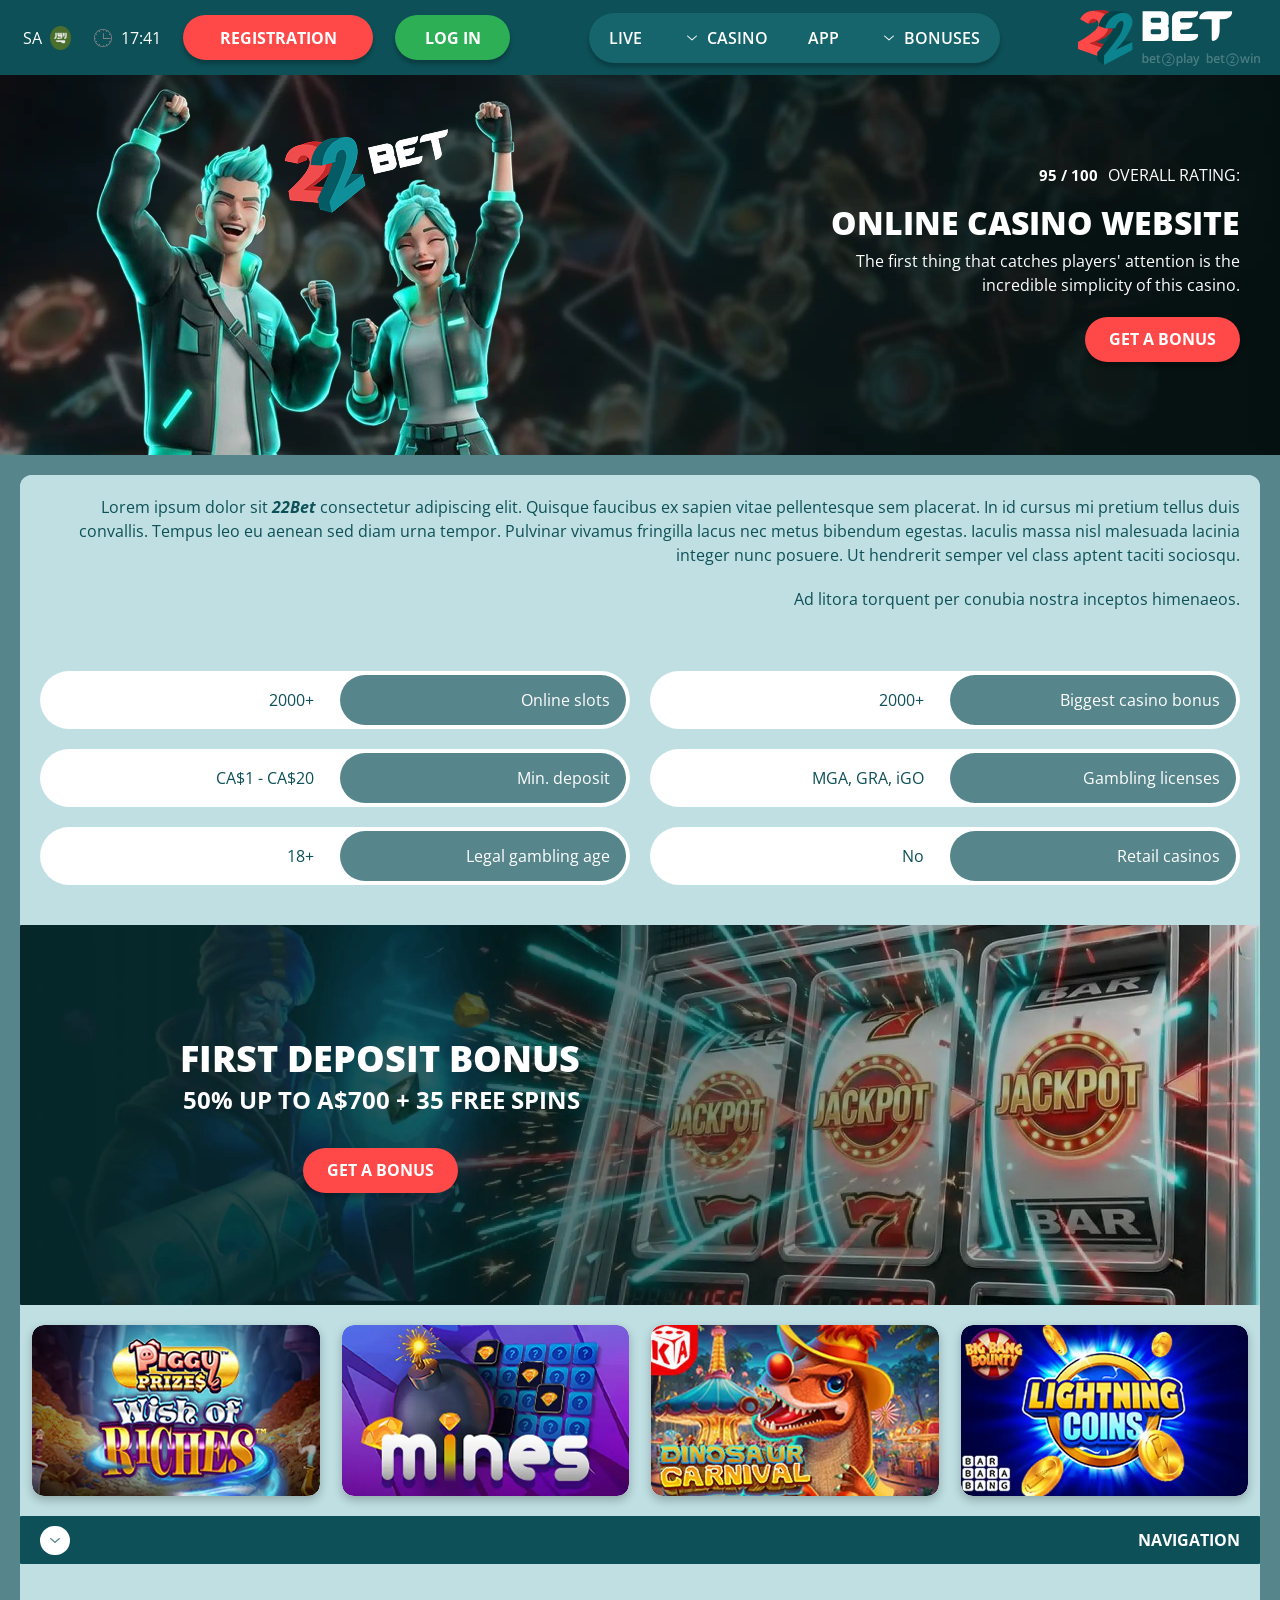
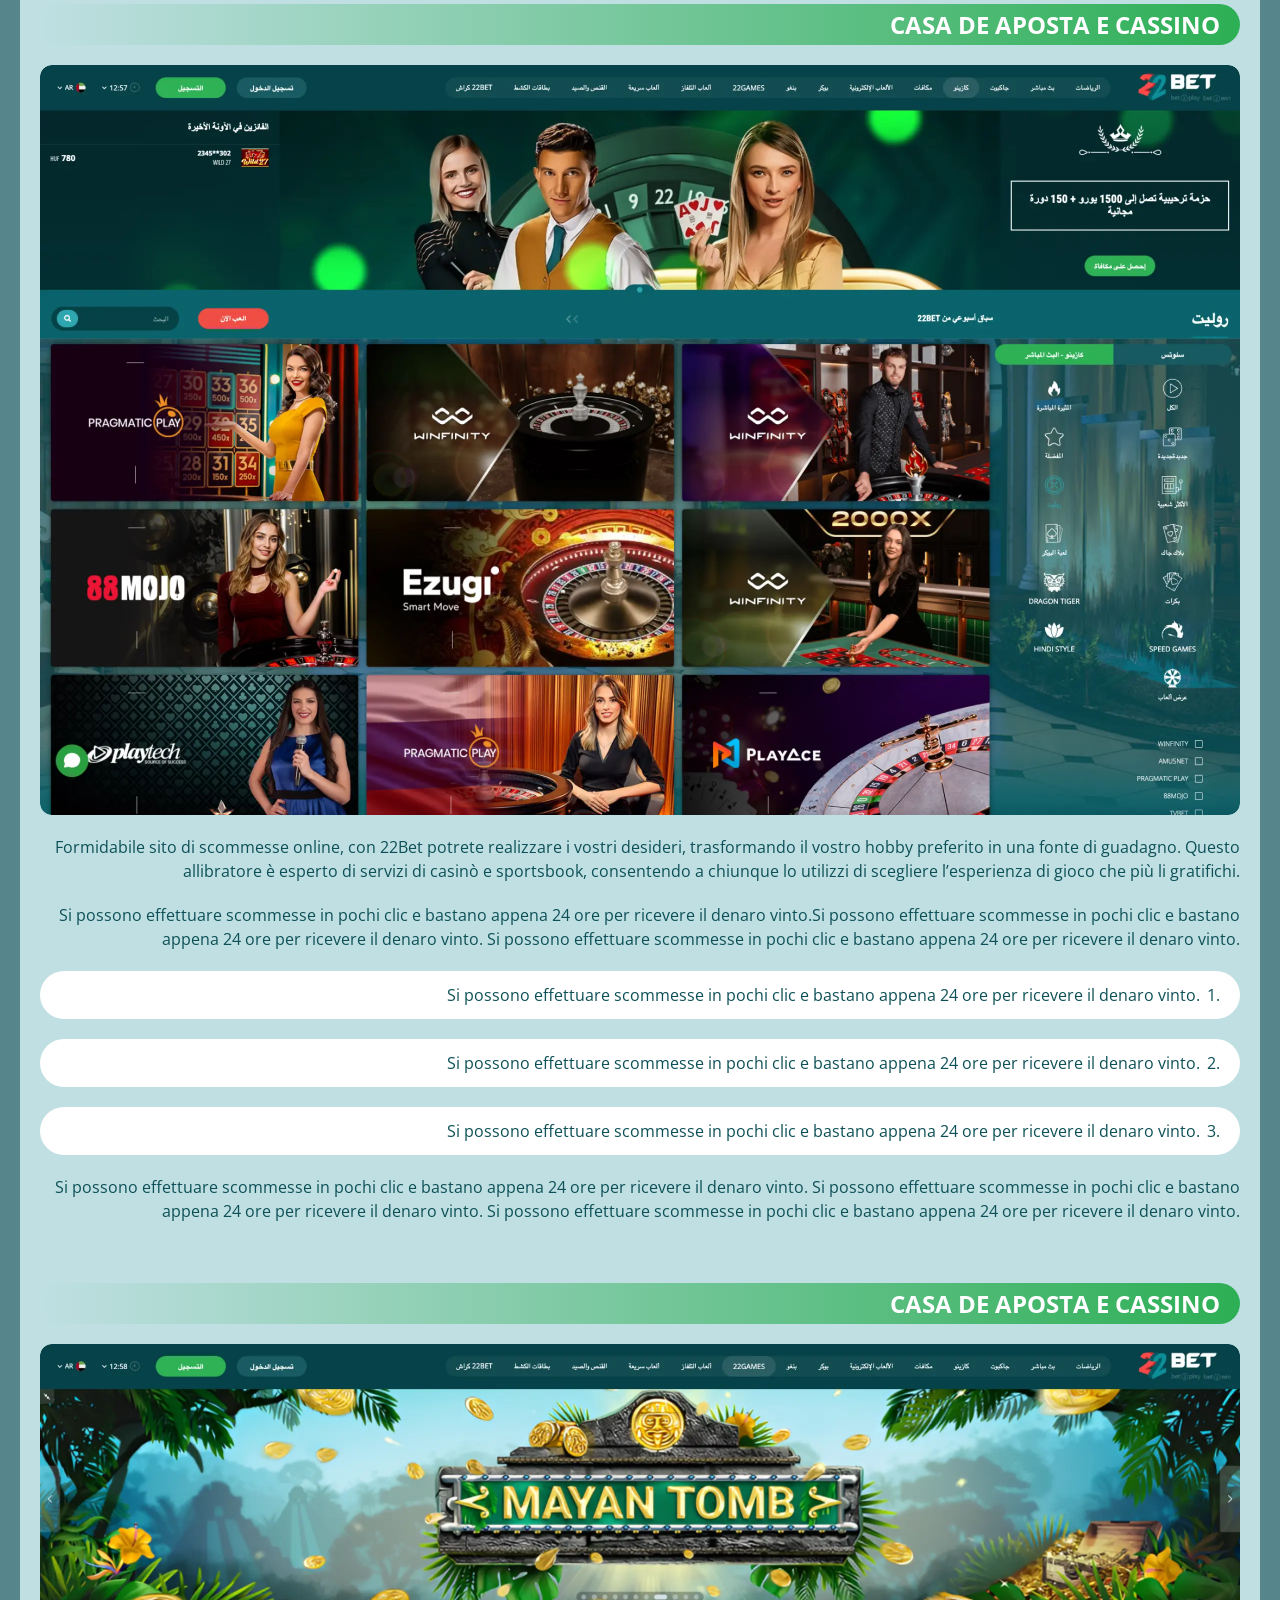
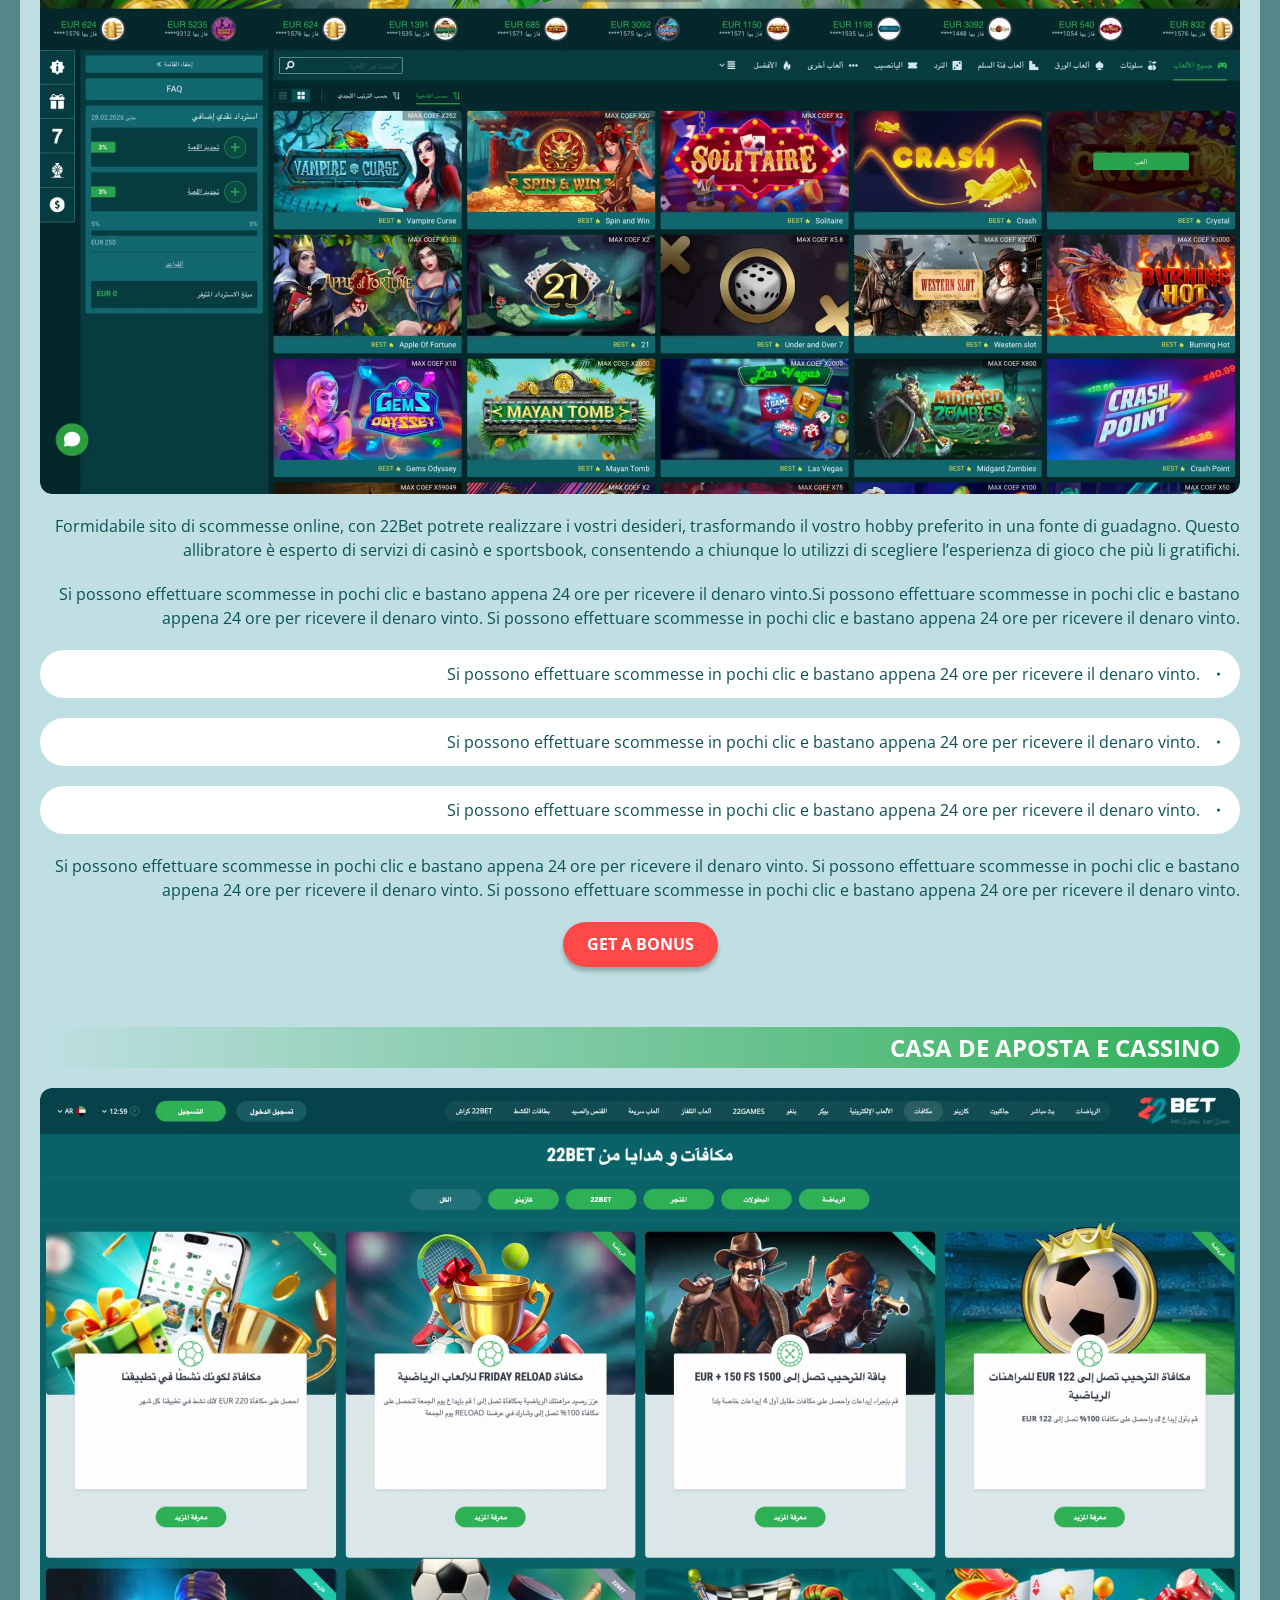
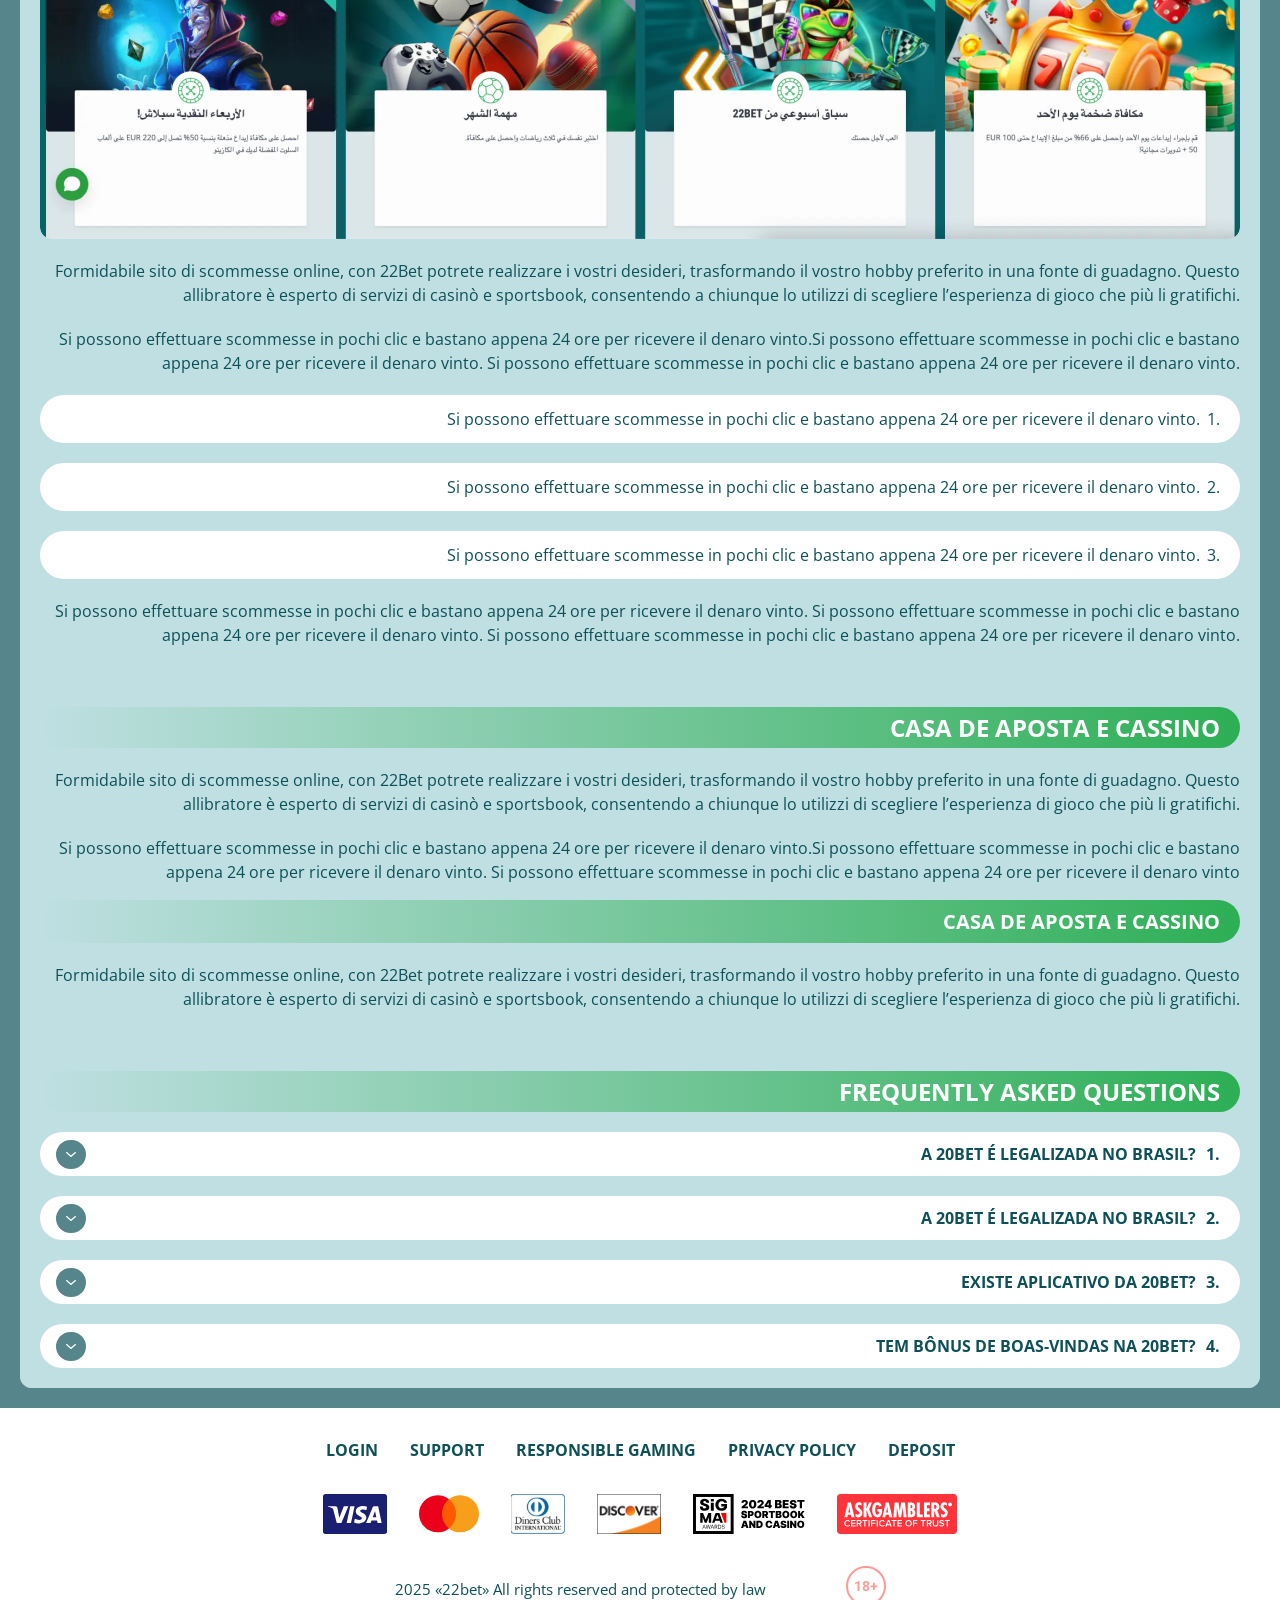
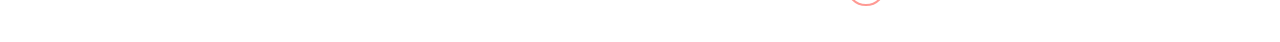
<file: index.html>
<!DOCTYPE html>
<html lang="sa">
  <head>
    <meta charset="UTF-8" />
   
    <meta name="viewport" content="width=device-width, initial-scale=1.0" />
    <title>22Bet </title>
    <meta name="description" content />
    <meta property="og:site_name" content />
    <meta property="og:title" content />
    <meta property="og:type" content="website" />
    <meta property="og:url" content />
    <meta property="og:image" content />
    <meta property="og:image:alt" content />
    <meta property="og:locale" content="sa" />
    <meta property="og:description" content />
    <link rel="preconnect" href="https://fonts.googleapis.com" />
    <link rel="preconnect" href="https://fonts.gstatic.com" crossorigin="anonymous" />
   <link href="https://fonts.googleapis.com/css2?family=Open+Sans:ital,wght@0,300..800;1,300..800&display=swap" rel="stylesheet">
<link href="https://fonts.googleapis.com/css?family=Roboto+Condensed&display=swap" rel="stylesheet">

   <link rel="stylesheet" href="./css/reset.css" />
    <link rel="stylesheet" href="./css/main.css" />
    <link rel="stylesheet" href="./css/media.css"/>
    <link rel="icon" href="./images/Group.png" type="image/x-icon"/>
    <script
    src="https://code.jquery.com/jquery-3.6.1.min.js"
    integrity="sha256-o88AwQnZB+VDvE9tvIXrMQaPlFFSUTR+nldQm1LuPXQ="
    crossorigin="anonymous"
  ></script>
  </head>
  <body>
    <header class="header">
      <section class="content header__content">
        <a href="./index.html" class="logo header__logo"
          ><img src="./images/logo.svg" alt="logo" title
        /></a>
        <button class="header__btn-menu" >
          <svg width="16px" height="16px" viewBox="0 0 16 16" xmlns="http://www.w3.org/2000/svg">
              <rect y="0" width="16" height="3" rx="1.5"></rect>
              <rect y="6.5" width="16" height="3" rx="1.5"></rect>
              <rect y="13" width="16" height="3" rx="1.5"></rect>
            </svg>
        </button>

          <nav class="menu header__menu">
            <ul class="header__menu-list">
                
              <li class="" >
              <div class="header__menu-wrapper">
                <div class="js-button-expander js-button-expander--menu" >
                <a href="./bonus.html" >
                <span>Bonuses</span>
              </a>
              </div>
              <div class="header__menu-wrap js-expand-content js-expand-content--menu">
                <ul >
                  <li>
                    <a href="./freeSpins.html">
                    <span>Free Spins</span>
                  </a></li>
                  <li><a href="./promoCode.html">
                    <span>Promo Code</span>
                  </a>
                </li>
                  <li><a href="./welcomeBonus.html">
                    <span>Welcome Bonus</span>
                  </a>
                </li>
                <li><a href="./vip.html">
                    <span>VIP</span>
                  </a>
                </li>
                </ul>
              </div>
              </div>
               <a href="./bonus.html" class="header__menu-item">
                <span>Bonuses</span>
              </a>
            </li>
              <li>
                <a href="./app.html">
                 App
                </a>
              </li>
              
              <li class="">
              <div class="header__menu-wrapper">
                <div class="js-button-expander js-button-expander--menu" >
                <a href="./casino.html" >
                <span> Casino</span>
              </a>
              </div>
              <div class="header__menu-wrap js-expand-content js-expand-content--menu">
                <ul >
                  <li>
                    <a href="./slots.html">
                    <span>Slots</span>
                  </a></li>
                 
                </ul>
              </div>
              </div>
               <a href="./casino.html" class="header__menu-item">
                <span>Casino</span>
              </a>
            </li>
               <li>
                <a href="./live.html">
               Live
                </a>
              </li>
              <li>
                    <a href="./freeSpins.html">
                    <span>Free Spins</span>
                  </a></li>
                  <li><a href="./promoCode.html">
                    <span>Promo Code</span>
                  </a>
                </li>
                  <li><a href="./welcomeBonus.html">
                    <span>Welcome Bonus</span>
                  </a>
                </li>
                <li><a href="./vip.html">
                    <span>VIP</span>
                  </a>
                </li>
             <li>
                    <a href="./slots.html">
                    <span>Slots</span>
                  </a></li>
             
             
            </ul>
            <div class="header__button header__button-menu " >
              <a href="#" class="button  button__login-menu">log in</a>
              <a href="#" class="button button__menu">registration</a>
            </div>
           
          </nav>
            <a href="#" class="button button__login">log in</a>
            <a href="#" class="button button__singup">registration</a>
            <div id="clock" class="header__time">00:00</div>
            <a href="" class="header__flag">
              <span>sa</span>
                <span><img src="./images/flag.png" alt="flag" title /></span>
                
              </a>
      </section>
    </header>
     <main class="main home main-page">
        <section class=" hero hero__page">
           
            <div class="background">
              <img src="./images/main/bg-main.webp" alt="hero" title />
               <div class="background__decor">
              <img src="./images/main/decor-bg-main.png" alt="hero" title />
              
            </div>
            </div>
            <div class="hero__wrapper">
              <div class="hero__data">
                <div class="hero__rating" >
                  <p>Overall Rating:</p>
                 
                  <span >
                    <span >95</span>
                  <span>/</span> 
                  <span >100</span>
                  
                  </span>
                </div>
                <h1 class="title general hero__title">
                 Online Casino Website
                </h1>
                <p class="hero__text">The first thing that catches players' attention is the incredible simplicity of this casino.</p>
                <a href="#" class="button  hero__button">Get a Bonus</a>
               
              </div>
             
            </div>
          </section>
      <section class="main__wrap main__wrap-page">
       
       <section class="content__wrapper content__wrapper-page">

         
        
       
          <section class="content article">
            <p>
             Lorem ipsum dolor sit <a href="#">22Bet</a> consectetur adipiscing elit. Quisque faucibus ex sapien vitae pellentesque sem placerat. In id cursus mi pretium tellus duis convallis. Tempus leo eu aenean sed diam urna tempor. Pulvinar vivamus fringilla lacus nec metus bibendum egestas. Iaculis massa nisl malesuada lacinia integer nunc posuere. Ut hendrerit semper vel class aptent taciti sociosqu.
            </p>
            <p>
             Ad litora torquent per conubia nostra inceptos himenaeos.
            </p>
          </section>
      <section class="content features">
           
              <table class="features__table">
               <tbody class="features__group">
                 
                   <tr>
                   <td>Online slots</td>
                   <td>2000+</td>
                  </tr>
                  <tr>
                   <td>Biggest casino bonus</td>
                   <td>2000+</td>
                  </tr>
                  <tr>
                   <td>Min. deposit</td>
                   <td>CA$1 - CA$20</td>
                  </tr>
              
                     <tr>
                     <td>Gambling licenses</td>
                     <td>MGA, GRA, iGO</td>
                   </tr>
                   <tr>
                     <td>Legal gambling age</td>
                     <td>18+</td>
                   </tr>
                   <tr>
                     <td>Retail casinos</td>
                     <td>No</td>
                   </tr>
                
               </tbody>
             </table>
            
         
           </section>  

        
             
             <section class="content banner banner-main">
            <div class="background ">
              
              <img src="./images/main/banner-main.webp" alt="banner" title />
              
            </div>
            <div class="banner__info">
              
              <h2 class="title high banner__title-main">
                  
               first Deposit Bonus
              </h2>
            <p class="banner__subtitle">50% up to A$700 + 35 Free spins</p>
              <a href="#" class="button banner__button">Get a Bonus</a>
            </div>
          </section>
          
           <section class="content casino">
           
              <ul class="casino__list ">
                <li class="casino__item">
                    <div class="casino__wrapper">
                      <img class="casino__img" src="./images/main/card-main1.webp" alt="" title>
                    <div class="casino__hover casino__hover-live">
                        
                        <div class="casino-box">
                            
                        <a href="#" class="button  casino__buttons"><img src="./images/card-button.svg" alt="" title></a>
                        </div>
                    </div>
                    </div>
                    
                </li>
                <li class="casino__item">
                  <div class="casino__wrapper">
                    <img class="casino__img" src="./images/main/card-main2.webp" alt="" title>
                <div class="casino__hover casino__hover-live">
                      
                        <div class="casino-box">
                            
                        <a href="#" class="button  casino__buttons"><img src="./images/card-button.svg" alt="" title></a>
                        </div>
                    </div>
                  </div>
                 
              </li>
              <li class="casino__item">
                <div class="casino__wrapper">
                  <img class="casino__img" src="./images/main/card-main3.webp" alt="" title>
               <div class="casino__hover casino__hover-live">
                        
                        <div class="casino-box">
                            
                        <a href="#" class="button  casino__buttons"><img src="./images/card-button.svg" alt="" title></a>
                        </div>
                    </div>
               
            </li>
             <li class="casino__item">
                <div class="casino__wrapper">
                  <img class="casino__img" src="./images/main/card-main4.webp" alt="" title>
               <div class="casino__hover casino__hover-live">
                        
                        <div class="casino-box">
                            
                        <a href="#" class="button  casino__buttons"><img src="./images/card-button.svg" alt="" title></a>
                        </div>
                    </div>
               
            </li>
            
             
             
            

              </ul>
         </section>
              <section class="content menu-review__content">
              

            
                <div class="menu__review-desk menu__review-content">Navigation</div>
                <ul class="menu__review menu__review-list">
                  <li><a href="#">Lorem ipsum dolor sit</a></li>
                    <li><a href="#">Amet consectetur adipiscing</a></li>
                      <li><a href="#">Quisque faucibus ex sapien vitae</a></li>
                        <li><a href="#">Ut hendrerit sempero</a></li>
                          <li><a href="#">Pulvinar vivamus fringilla</a></li>
                           <li><a href="#">Ad litora torquent per conubia</a></li>
                         
                          
                </ul>
             
          
          </section>
          
        
          <section class="content article">
            <h2 class="title high article__title">Casa de Aposta e Cassino</h2>
             <div class="images">
              <img src="./images/main/image1-main.webp" alt="banner" title />
            </div>
            <p>
             Formidabile sito di scommesse online, con 22Bet potrete realizzare i vostri desideri, trasformando il vostro hobby preferito in una fonte di guadagno. Questo allibratore è esperto di servizi di casinò e sportsbook, consentendo a chiunque lo utilizzi di scegliere l’esperienza di gioco che più li gratifichi.
            </p>
            <p>
             Si possono effettuare scommesse in pochi clic e bastano appena 24 ore per ricevere il denaro vinto.Si possono effettuare scommesse in pochi clic e bastano appena 24 ore per ricevere il denaro vinto. Si possono effettuare scommesse in pochi clic e bastano appena 24 ore per ricevere il denaro vinto.
            </p>
           <ol>
              <li>Si possono effettuare scommesse in pochi clic e bastano appena 24 ore per ricevere il denaro vinto.</li>
              <li>Si possono effettuare scommesse in pochi clic e bastano appena 24 ore per ricevere il denaro vinto.</li>
              <li>Si possono effettuare scommesse in pochi clic e bastano appena 24 ore per ricevere il denaro vinto.</li>
            </ol>
            <p>Si possono effettuare scommesse in pochi clic e bastano appena 24 ore per ricevere il denaro vinto. Si possono effettuare scommesse in pochi clic e bastano appena 24 ore per ricevere il denaro vinto. Si possono effettuare scommesse in pochi clic e bastano appena 24 ore per ricevere il denaro vinto.</p>
          </section>
           <section class="content article">
            <h2 class="title high article__title">Casa de Aposta e Cassino</h2>
             <div class="images">
              <img src="./images/main/image2-main.webp" alt="banner" title />
            </div>
            <p>
             Formidabile sito di scommesse online, con 22Bet potrete realizzare i vostri desideri, trasformando il vostro hobby preferito in una fonte di guadagno. Questo allibratore è esperto di servizi di casinò e sportsbook, consentendo a chiunque lo utilizzi di scegliere l’esperienza di gioco che più li gratifichi.
            </p>
            <p>
             Si possono effettuare scommesse in pochi clic e bastano appena 24 ore per ricevere il denaro vinto.Si possono effettuare scommesse in pochi clic e bastano appena 24 ore per ricevere il denaro vinto. Si possono effettuare scommesse in pochi clic e bastano appena 24 ore per ricevere il denaro vinto.
            </p>
           <ul>
              <li>Si possono effettuare scommesse in pochi clic e bastano appena 24 ore per ricevere il denaro vinto.</li>
              <li>Si possono effettuare scommesse in pochi clic e bastano appena 24 ore per ricevere il denaro vinto.</li>
              <li>Si possono effettuare scommesse in pochi clic e bastano appena 24 ore per ricevere il denaro vinto.</li>
            </ul>
            <p>Si possono effettuare scommesse in pochi clic e bastano appena 24 ore per ricevere il denaro vinto. Si possono effettuare scommesse in pochi clic e bastano appena 24 ore per ricevere il denaro vinto. Si possono effettuare scommesse in pochi clic e bastano appena 24 ore per ricevere il denaro vinto.</p>
         <a href="#" class="button">Get a Bonus</a>
          </section>
           <section class="content article">
            <h2 class="title high article__title">Casa de Aposta e Cassino</h2>
             <div class="images">
              <img src="./images/main/image3-main.webp" alt="banner" title />
            </div>
            <p>
             Formidabile sito di scommesse online, con 22Bet potrete realizzare i vostri desideri, trasformando il vostro hobby preferito in una fonte di guadagno. Questo allibratore è esperto di servizi di casinò e sportsbook, consentendo a chiunque lo utilizzi di scegliere l’esperienza di gioco che più li gratifichi.
            </p>
            <p>
             Si possono effettuare scommesse in pochi clic e bastano appena 24 ore per ricevere il denaro vinto.Si possono effettuare scommesse in pochi clic e bastano appena 24 ore per ricevere il denaro vinto. Si possono effettuare scommesse in pochi clic e bastano appena 24 ore per ricevere il denaro vinto.
            </p>
           <ol>
              <li>Si possono effettuare scommesse in pochi clic e bastano appena 24 ore per ricevere il denaro vinto.</li>
              <li>Si possono effettuare scommesse in pochi clic e bastano appena 24 ore per ricevere il denaro vinto.</li>
              <li>Si possono effettuare scommesse in pochi clic e bastano appena 24 ore per ricevere il denaro vinto.</li>
            </ol>
            <p>Si possono effettuare scommesse in pochi clic e bastano appena 24 ore per ricevere il denaro vinto. Si possono effettuare scommesse in pochi clic e bastano appena 24 ore per ricevere il denaro vinto. Si possono effettuare scommesse in pochi clic e bastano appena 24 ore per ricevere il denaro vinto.</p>
          </section>
           <section class="content article">
            <h2 class="title high article__title">Casa de Aposta e Cassino</h2>
            <p>Formidabile sito di scommesse online, con 22Bet potrete realizzare i vostri desideri, trasformando il vostro hobby preferito in una fonte di guadagno. Questo allibratore è esperto di servizi di casinò e sportsbook, consentendo a chiunque lo utilizzi di scegliere l’esperienza di gioco che più li gratifichi.</p>
            <p>Si possono effettuare scommesse in pochi clic e bastano appena 24 ore per ricevere il denaro vinto.Si possono effettuare scommesse in pochi clic e bastano appena 24 ore per ricevere il denaro vinto. Si possono effettuare scommesse in pochi clic e bastano appena 24 ore per ricevere il denaro vinto</p>
            <h3>Casa de Aposta e Cassino</h3>
            <p>Formidabile sito di scommesse online, con 22Bet potrete realizzare i vostri desideri, trasformando il vostro hobby preferito in una fonte di guadagno. Questo allibratore è esperto di servizi di casinò e sportsbook, consentendo a chiunque lo utilizzi di scegliere l’esperienza di gioco che più li gratifichi.</p>
           </section>

          <section class="content faq">
            <h2 class="title high faq__title">Frequently Asked Questions</h2>
            <ol class="faq__list " >
              <li class="faq__item"  >
                <h3 class="title medium faq__subtitle js-button-expander js-button-expander--faq"  >A 20Bet é legalizada no Brasil?
                 </h3>
                <div  class="faq__answer js-expand-content js-expand-content--faq" >
                  <p  >
                    Sim, a casa de apostas tem licença emitida por Curaçao, que é reconhecida no Brasil e a permite atuar por aqui.
                  </p>
                </div>
              </li>
              <li class="faq__item"  >
                <h3 class="title medium faq__subtitle js-button-expander js-button-expander--faq"  >A 20Bet é legalizada no Brasil?</h3>
                <div class="faq__answer js-expand-content js-expand-content--faq" >
                  <p  >
                    Sim, a casa de apostas tem licença emitida por Curaçao, que é reconhecida no Brasil e a permite atuar por aqui.
                  </p>
                </div>
              </li> 
              <li class="faq__item"  >
                <h3 class="title medium faq__subtitle js-button-expander js-button-expander--faq"  >Existe aplicativo da 20Bet?</h3>
                <div class="faq__answer js-expand-content js-expand-content--faq" >
                  <p  >
                   Sim, disponível para sistemas operacionais iOS e Android.
                  </p>
                </div>
              </li> 
              <li class="faq__item"  >
                <h3 class="title medium faq__subtitle js-button-expander js-button-expander--faq"  >Tem bônus de boas-vindas na 20Bet?</h3>
                <div class="faq__answer js-expand-content js-expand-content--faq" >
                  <p  >
                   O pacote especial para novos usuários da 20Bet paga 100% sobre o primeiro depósito, com limite de 600 BRL.
                  </p>
                </div>
              </li> 
             
            </ol>
          </section>
          
        </section> 
      
        <div class=""  onclick="scrollToTop()">
          <button class="main__arrow" id="scrollToTopBtn"></button>
        </div> 
        
      </section>
    </main> 
     <footer class=" footer ">
      <section class="content footer__content">
        <ul class="footer__menu">
         <li><a href="./login.html">Login</a></li>
         <li><a href="./support.html">Support</a></li>
         <li><a href="./responsible.html">Responsible Gaming</a></li>
         <li><a href="./policy.html">Privacy Policy</a></li>
         <li><a href="./deposit.html">Deposit</a></li>
        </ul>
       
          <ul class="footer__cards-list">
           
            <li>
              <a href="#"
                ><img src="./images/visa.svg" alt="cardvisa" title
              /></a>
            </li>
            <li>
              <a href="#"
                ><img
                  src="./images/mastercard.svg"
                  alt="mastercard"
                  title
              /></a>
            </li>
            <li>
                <a href="#"
                  ><img src="./images/diners.svg" alt="diners" title
                /></a>
              </li>
              <li>
                <a href="#"
                  ><img src="./images/discover.svg" alt="discover" title
                /></a>
              </li>
              <li>
                <a href="#"
                  ><img src="./images/sigma.svg" alt="sigma" title
                /></a>
              </li>
              <li>
                <a href="#"
                  ><img src="./images/ask.svg" alt="ask" title
                /></a>
              </li>
            
          </ul>
       
        <div class="footer__wrapp">
          <div class="footer__text">
           
            <p>2025 «22bet» All rights reserved and protected by law
</p>
           
          </div>
          <div class="footer__age">
            <img src="./images/age.svg" alt="age" title />
          </div>
        </div>
      
      </section>
    </footer>
    <script src="./js/arrowUp.js" defer></script>
    <script src="./js/sidebar.js" defer></script>
    <script src="./js/expander.js" defer></script>
    <script src="./js/mobile-menu.js" defer></script>
    <script src="./js/clock.js" defer></script>
  </body>
</html>
</file>
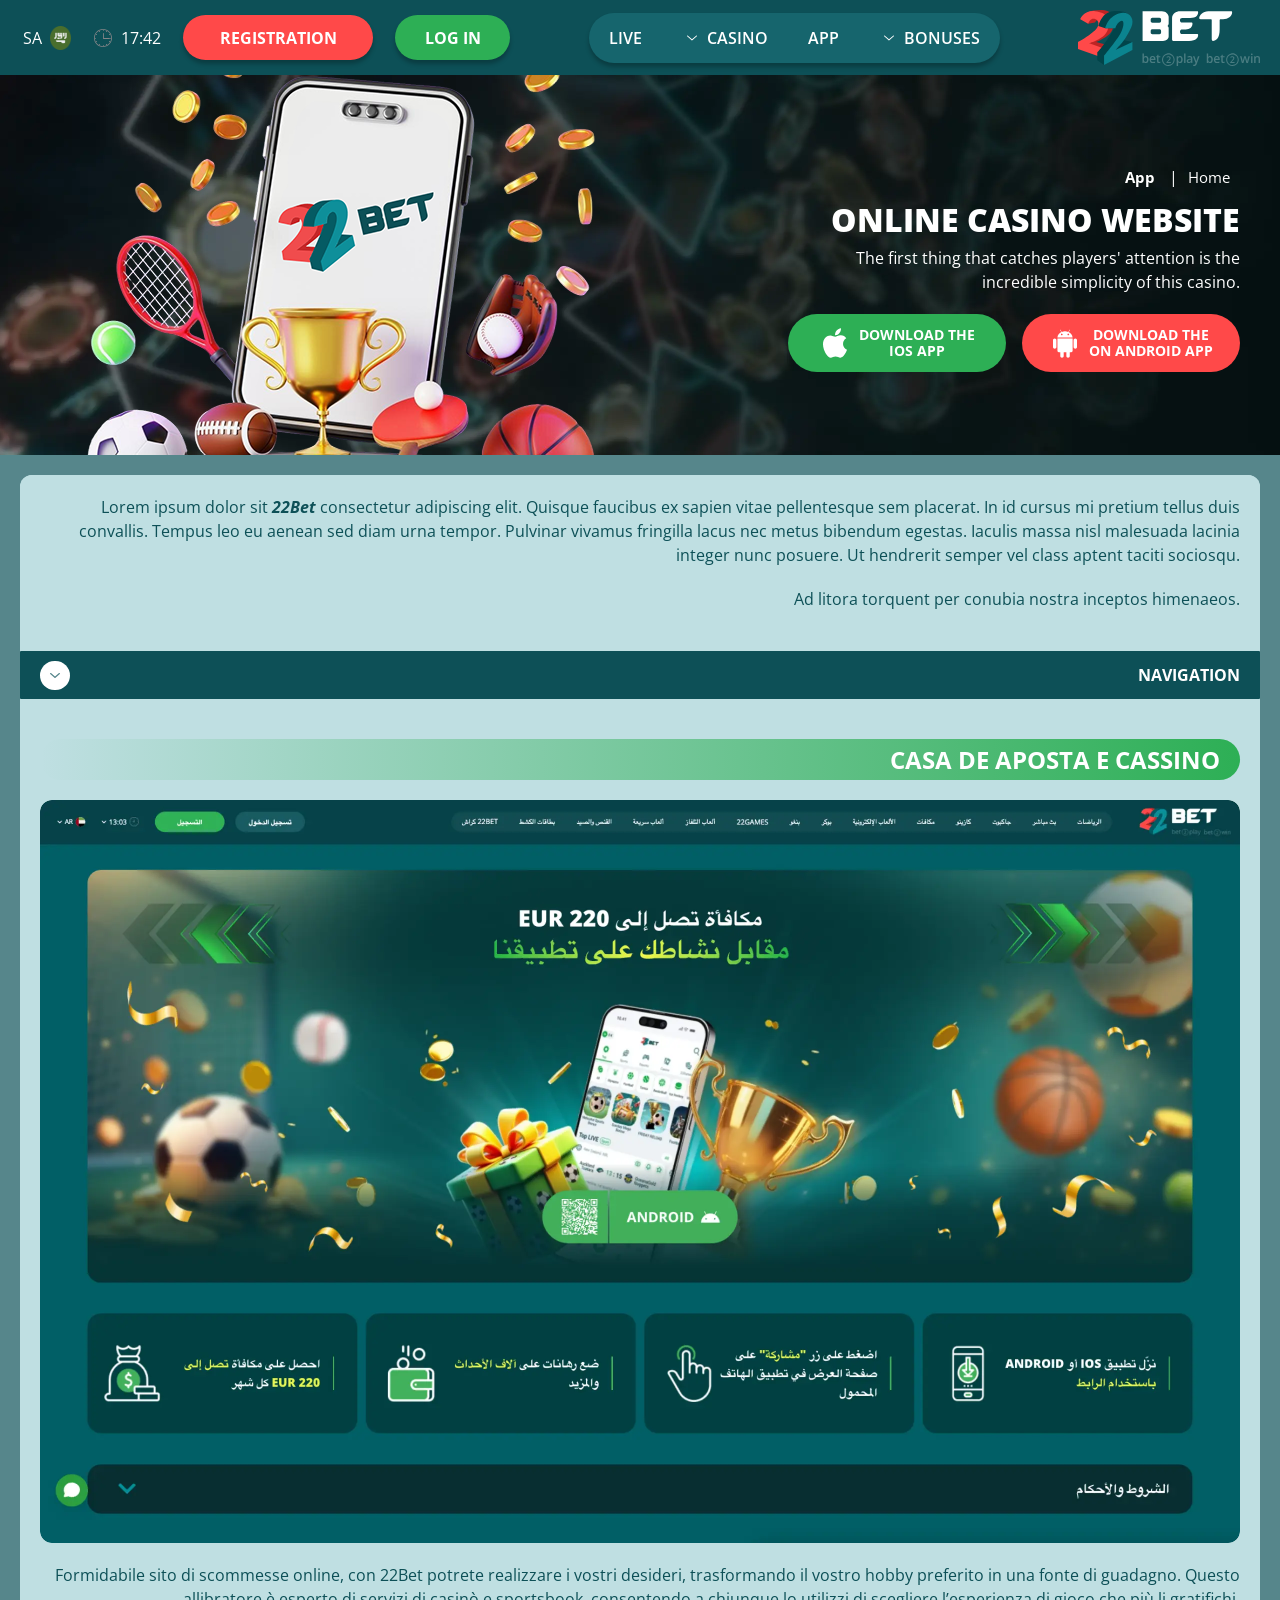
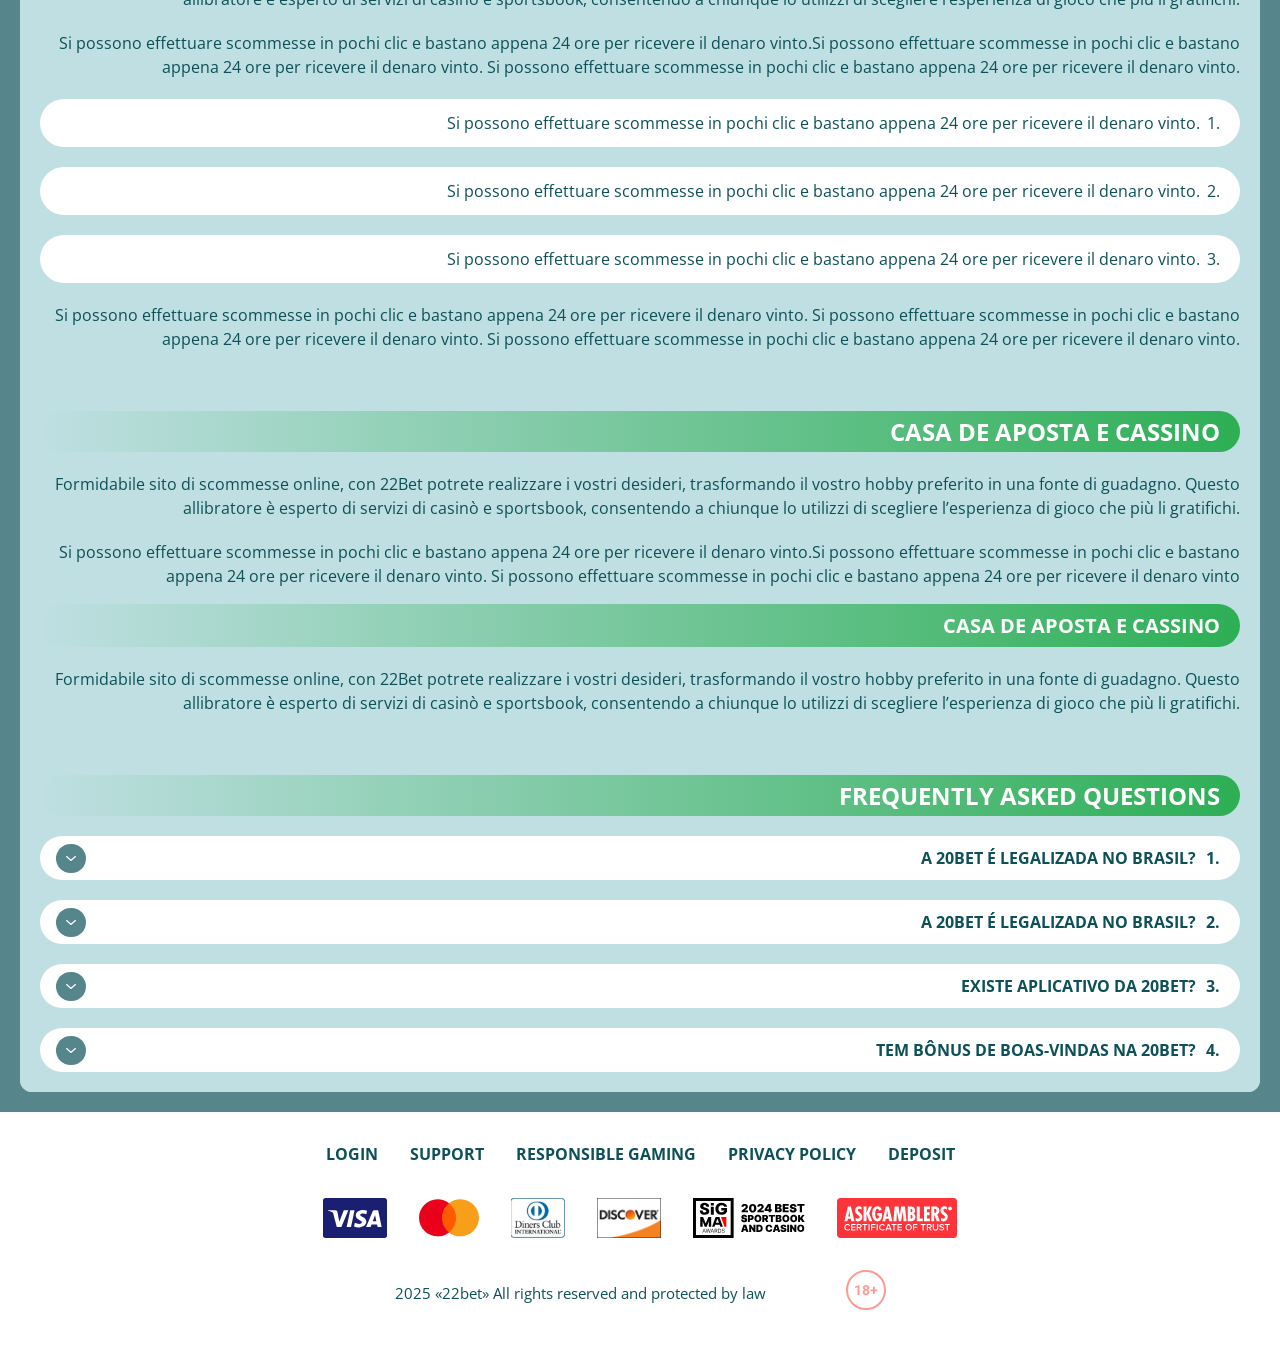
<file: app.html>
<!DOCTYPE html>
<html lang="sa">
  <head>
    <meta charset="UTF-8" />
   
    <meta name="viewport" content="width=device-width, initial-scale=1.0" />
    <title>22Bet </title>
    <meta name="description" content />
    <meta property="og:site_name" content />
    <meta property="og:title" content />
    <meta property="og:type" content="website" />
    <meta property="og:url" content />
    <meta property="og:image" content />
    <meta property="og:image:alt" content />
    <meta property="og:locale" content="sa" />
    <meta property="og:description" content />
    <link rel="preconnect" href="https://fonts.googleapis.com" />
    <link rel="preconnect" href="https://fonts.gstatic.com" crossorigin="anonymous" />
   <link href="https://fonts.googleapis.com/css2?family=Open+Sans:ital,wght@0,300..800;1,300..800&display=swap" rel="stylesheet">
<link href="https://fonts.googleapis.com/css?family=Roboto+Condensed&display=swap" rel="stylesheet">

   <link rel="stylesheet" href="./css/reset.css" />
    <link rel="stylesheet" href="./css/main.css" />
    <link rel="stylesheet" href="./css/media.css"/>
    <link rel="icon" href="./images/Group.png" type="image/x-icon"/>
    <script
    src="https://code.jquery.com/jquery-3.6.1.min.js"
    integrity="sha256-o88AwQnZB+VDvE9tvIXrMQaPlFFSUTR+nldQm1LuPXQ="
    crossorigin="anonymous"
  ></script>
  </head>
  <body>
    <header class="header">
      <section class="content header__content">
        <a href="./index.html" class="logo header__logo"
          ><img src="./images/logo.svg" alt="logo" title
        /></a>
        <button class="header__btn-menu" >
          <svg width="16px" height="16px" viewBox="0 0 16 16" xmlns="http://www.w3.org/2000/svg">
              <rect y="0" width="16" height="3" rx="1.5"></rect>
              <rect y="6.5" width="16" height="3" rx="1.5"></rect>
              <rect y="13" width="16" height="3" rx="1.5"></rect>
            </svg>
        </button>

          <nav class="menu header__menu">
            <ul class="header__menu-list">
                
              <li class="">
              <div class="header__menu-wrapper">
                <div class="js-button-expander js-button-expander--menu" >
                <a href="./bonus.html" >
                <span>Bonuses</span>
              </a>
              </div>
              <div class="header__menu-wrap js-expand-content js-expand-content--menu">
                <ul >
                  <li>
                    <a href="./freeSpins.html">
                    <span>Free Spins</span>
                  </a></li>
                  <li><a href="./promoCode.html">
                    <span>Promo Code</span>
                  </a>
                </li>
                  <li><a href="./welcomeBonus.html">
                    <span>Welcome Bonus</span>
                  </a>
                </li>
                <li><a href="./vip.html">
                    <span>VIP</span>
                  </a>
                </li>
                </ul>
              </div>
              </div>
               <a href="./bonus.html" class="header__menu-item">
                <span>Bonuses</span>
              </a>
            </li>
              <li>
                <a href="./app.html">
                 App
                </a>
              </li>
              
              <li class="">
              <div class="header__menu-wrapper">
                <div class="js-button-expander js-button-expander--menu" >
                <a href="./casino.html" >
                <span> Casino</span>
              </a>
              </div>
              <div class="header__menu-wrap js-expand-content js-expand-content--menu">
                <ul >
                  <li>
                    <a href="./slots.html">
                    <span>Slots</span>
                  </a></li>
                 
                </ul>
              </div>
              </div>
               <a href="./casino.html" class="header__menu-item">
                <span>Casino</span>
              </a>
            </li>
               <li>
                <a href="./live.html">
               Live
                </a>
              </li>
              <li>
                    <a href="./freeSpins.html">
                    <span>Free Spins</span>
                  </a></li>
                  <li><a href="./promoCode.html">
                    <span>Promo Code</span>
                  </a>
                </li>
                  <li><a href="./welcomeBonus.html">
                    <span>Welcome Bonus</span>
                  </a>
                </li>
                <li><a href="./vip.html">
                    <span>VIP</span>
                  </a>
                </li>
             <li>
                    <a href="./slots.html">
                    <span>Slots</span>
                  </a></li>
             
             
            </ul>
            <div class="header__button header__button-menu " >
              <a href="#" class="button  button__login-menu">log in</a>
              <a href="#" class="button button__menu">registration</a>
            </div>
           
          </nav>
            <a href="#" class="button button__login">log in</a>
            <a href="#" class="button button__singup">registration</a>
            <div id="clock" class="header__time">00:00</div>
            <a href="" class="header__flag">
              <span>sa</span>
                <span><img src="./images/flag.png" alt="flag" title /></span>
              
              </a>
      </section>
    </header>
     <main class="main home main-page">
        <section class=" hero hero__page">
           
           <div class="background">
              <img src="./images/main/bg-main.webp" alt="hero" title />
               <div class="background__decor">
              <img src="./images/app/decor-bgApp.png" alt="hero" title />
              
            </div>
            </div>
            <div class="hero__wrapper hero__wrapper-page">
              <div class="hero__data hero__data-bonus">
                <ul
                class="breadcrumbs "
                
              >
                <li
                  
                >
                  <a href="#" >
                    <span >Home</span></a
                  >
                 
                </li>
                <li
                  
                >
                  <a href="#" > <span >App</span></a>
                 
                </li>
              </ul>
                <h1 class="title general hero__title">
                  Online Casino Website
                </h1>
                 <p class="hero__text">The first thing that catches players' attention is the incredible simplicity of this casino.</p>
               
              <div class="banner__content banner__content-app">
             
                  <a href="#" class="banner__btn banner__btn-app">
                    <img src="./images/main/apple-app.svg" alt="icon" title>
                   Download the </br>
IOS app
                  </a>
                  <a href="#" class="banner__btn banner__btn-android"
                    > <img src="./images/main/android-app.svg" alt="icon" title>Download the  </br>
on Android app</a
                  >
                </div>
              </div>
             
            </div>
          </section>
      <section class="main__wrap main__wrap-page">
       
       <section class="content__wrapper content__wrapper-page">

         
        
       
          <section class="content article">
            <p>
             Lorem ipsum dolor sit <a href="#">22Bet</a> consectetur adipiscing elit. Quisque faucibus ex sapien vitae pellentesque sem placerat. In id cursus mi pretium tellus duis convallis. Tempus leo eu aenean sed diam urna tempor. Pulvinar vivamus fringilla lacus nec metus bibendum egestas. Iaculis massa nisl malesuada lacinia integer nunc posuere. Ut hendrerit semper vel class aptent taciti sociosqu.
            </p>
            <p>
             Ad litora torquent per conubia nostra inceptos himenaeos.
            </p>
          </section>
         
       <section class="content menu-review__content">
              

            
                <div class="menu__review-desk menu__review-content">Navigation</div>
                <ul class="menu__review menu__review-list">
                  <li><a href="#">Lorem ipsum dolor sit</a></li>
                    <li><a href="#">Amet consectetur adipiscing</a></li>
                      <li><a href="#">Quisque faucibus ex sapien vitae</a></li>
                        <li><a href="#">Ut hendrerit sempero</a></li>
                          <li><a href="#">Pulvinar vivamus fringilla</a></li>
                           <li><a href="#">Ad litora torquent per conubia</a></li>
                         
                          
                </ul>
             
          
          </section>
        
          <section class="content article">
            <h2 class="title high article__title">Casa de Aposta e Cassino</h2>
             <div class="images">
              <img src="./images/app/image1-app.webp" alt="banner" title />
            </div>
            <p>
             Formidabile sito di scommesse online, con 22Bet potrete realizzare i vostri desideri, trasformando il vostro hobby preferito in una fonte di guadagno. Questo allibratore è esperto di servizi di casinò e sportsbook, consentendo a chiunque lo utilizzi di scegliere l’esperienza di gioco che più li gratifichi.
            </p>
            <p>
             Si possono effettuare scommesse in pochi clic e bastano appena 24 ore per ricevere il denaro vinto.Si possono effettuare scommesse in pochi clic e bastano appena 24 ore per ricevere il denaro vinto. Si possono effettuare scommesse in pochi clic e bastano appena 24 ore per ricevere il denaro vinto.
            </p>
           <ol>
              <li>Si possono effettuare scommesse in pochi clic e bastano appena 24 ore per ricevere il denaro vinto.</li>
              <li>Si possono effettuare scommesse in pochi clic e bastano appena 24 ore per ricevere il denaro vinto.</li>
              <li>Si possono effettuare scommesse in pochi clic e bastano appena 24 ore per ricevere il denaro vinto.</li>
            </ol>
            <p>Si possono effettuare scommesse in pochi clic e bastano appena 24 ore per ricevere il denaro vinto. Si possono effettuare scommesse in pochi clic e bastano appena 24 ore per ricevere il denaro vinto. Si possono effettuare scommesse in pochi clic e bastano appena 24 ore per ricevere il denaro vinto.</p>
          </section>
         
         
           <section class="content article">
            <h2 class="title high article__title">Casa de Aposta e Cassino</h2>
            <p>Formidabile sito di scommesse online, con 22Bet potrete realizzare i vostri desideri, trasformando il vostro hobby preferito in una fonte di guadagno. Questo allibratore è esperto di servizi di casinò e sportsbook, consentendo a chiunque lo utilizzi di scegliere l’esperienza di gioco che più li gratifichi.</p>
            <p>Si possono effettuare scommesse in pochi clic e bastano appena 24 ore per ricevere il denaro vinto.Si possono effettuare scommesse in pochi clic e bastano appena 24 ore per ricevere il denaro vinto. Si possono effettuare scommesse in pochi clic e bastano appena 24 ore per ricevere il denaro vinto</p>
            <h3>Casa de Aposta e Cassino</h3>
            <p>Formidabile sito di scommesse online, con 22Bet potrete realizzare i vostri desideri, trasformando il vostro hobby preferito in una fonte di guadagno. Questo allibratore è esperto di servizi di casinò e sportsbook, consentendo a chiunque lo utilizzi di scegliere l’esperienza di gioco che più li gratifichi.</p>
           </section>

          <section class="content faq">
            <h2 class="title high faq__title">Frequently Asked Questions</h2>
            <ul class="faq__list " >
              <li class="faq__item"  >
                <h3 class="title medium faq__subtitle js-button-expander js-button-expander--faq"  >A 20Bet é legalizada no Brasil?
                 </h3>
                <div  class="faq__answer js-expand-content js-expand-content--faq" >
                  <p  >
                    Sim, a casa de apostas tem licença emitida por Curaçao, que é reconhecida no Brasil e a permite atuar por aqui.
                  </p>
                </div>
              </li>
              <li class="faq__item"  >
                <h3 class="title medium faq__subtitle js-button-expander js-button-expander--faq"  >A 20Bet é legalizada no Brasil?</h3>
                <div class="faq__answer js-expand-content js-expand-content--faq" >
                  <p  >
                    Sim, a casa de apostas tem licença emitida por Curaçao, que é reconhecida no Brasil e a permite atuar por aqui.
                  </p>
                </div>
              </li> 
              <li class="faq__item"  >
                <h3 class="title medium faq__subtitle js-button-expander js-button-expander--faq"  >Existe aplicativo da 20Bet?</h3>
                <div class="faq__answer js-expand-content js-expand-content--faq" >
                  <p  >
                   Sim, disponível para sistemas operacionais iOS e Android.
                  </p>
                </div>
              </li> 
              <li class="faq__item"  >
                <h3 class="title medium faq__subtitle js-button-expander js-button-expander--faq"  >Tem bônus de boas-vindas na 20Bet?</h3>
                <div class="faq__answer js-expand-content js-expand-content--faq" >
                  <p  >
                   O pacote especial para novos usuários da 20Bet paga 100% sobre o primeiro depósito, com limite de 600 BRL.
                  </p>
                </div>
              </li> 
             
            </ul>
          </section>
          
        </section> 
      
        <div class=""  onclick="scrollToTop()">
          <button class="main__arrow" id="scrollToTopBtn"></button>
        </div> 
        
      </section>
    </main> 
 <footer class=" footer ">
      <section class="content footer__content">
        <ul class="footer__menu">
         <li><a href="./login.html">Login</a></li>
         <li><a href="./support.html">Support</a></li>
         <li><a href="./responsible.html">Responsible Gaming</a></li>
         <li><a href="./policy.html">Privacy Policy</a></li>
         <li><a href="./deposit.html">Deposit</a></li>
        </ul>
       
          <ul class="footer__cards-list">
           
            <li>
              <a href="#"
                ><img src="./images/visa.svg" alt="cardvisa" title
              /></a>
            </li>
            <li>
              <a href="#"
                ><img
                  src="./images/mastercard.svg"
                  alt="mastercard"
                  title
              /></a>
            </li>
            <li>
                <a href="#"
                  ><img src="./images/diners.svg" alt="diners" title
                /></a>
              </li>
              <li>
                <a href="#"
                  ><img src="./images/discover.svg" alt="discover" title
                /></a>
              </li>
              <li>
                <a href="#"
                  ><img src="./images/sigma.svg" alt="sigma" title
                /></a>
              </li>
              <li>
                <a href="#"
                  ><img src="./images/ask.svg" alt="ask" title
                /></a>
              </li>
            
          </ul>
       
        <div class="footer__wrapp">
          <div class="footer__text">
           
            <p>2025 «22bet» All rights reserved and protected by law

</p>
           
          </div>
          <div class="footer__age">
            <img src="./images/age.svg" alt="age" title />
          </div>
        </div>
      
      </section>
    </footer>
    <script src="./js/arrowUp.js" defer></script>
    <script src="./js/sidebar.js" defer></script>
    <script src="./js/expander.js" defer></script>
    <script src="./js/mobile-menu.js" defer></script>
    <script src="./js/clock.js" defer></script>
  </body>
</html>
</file>
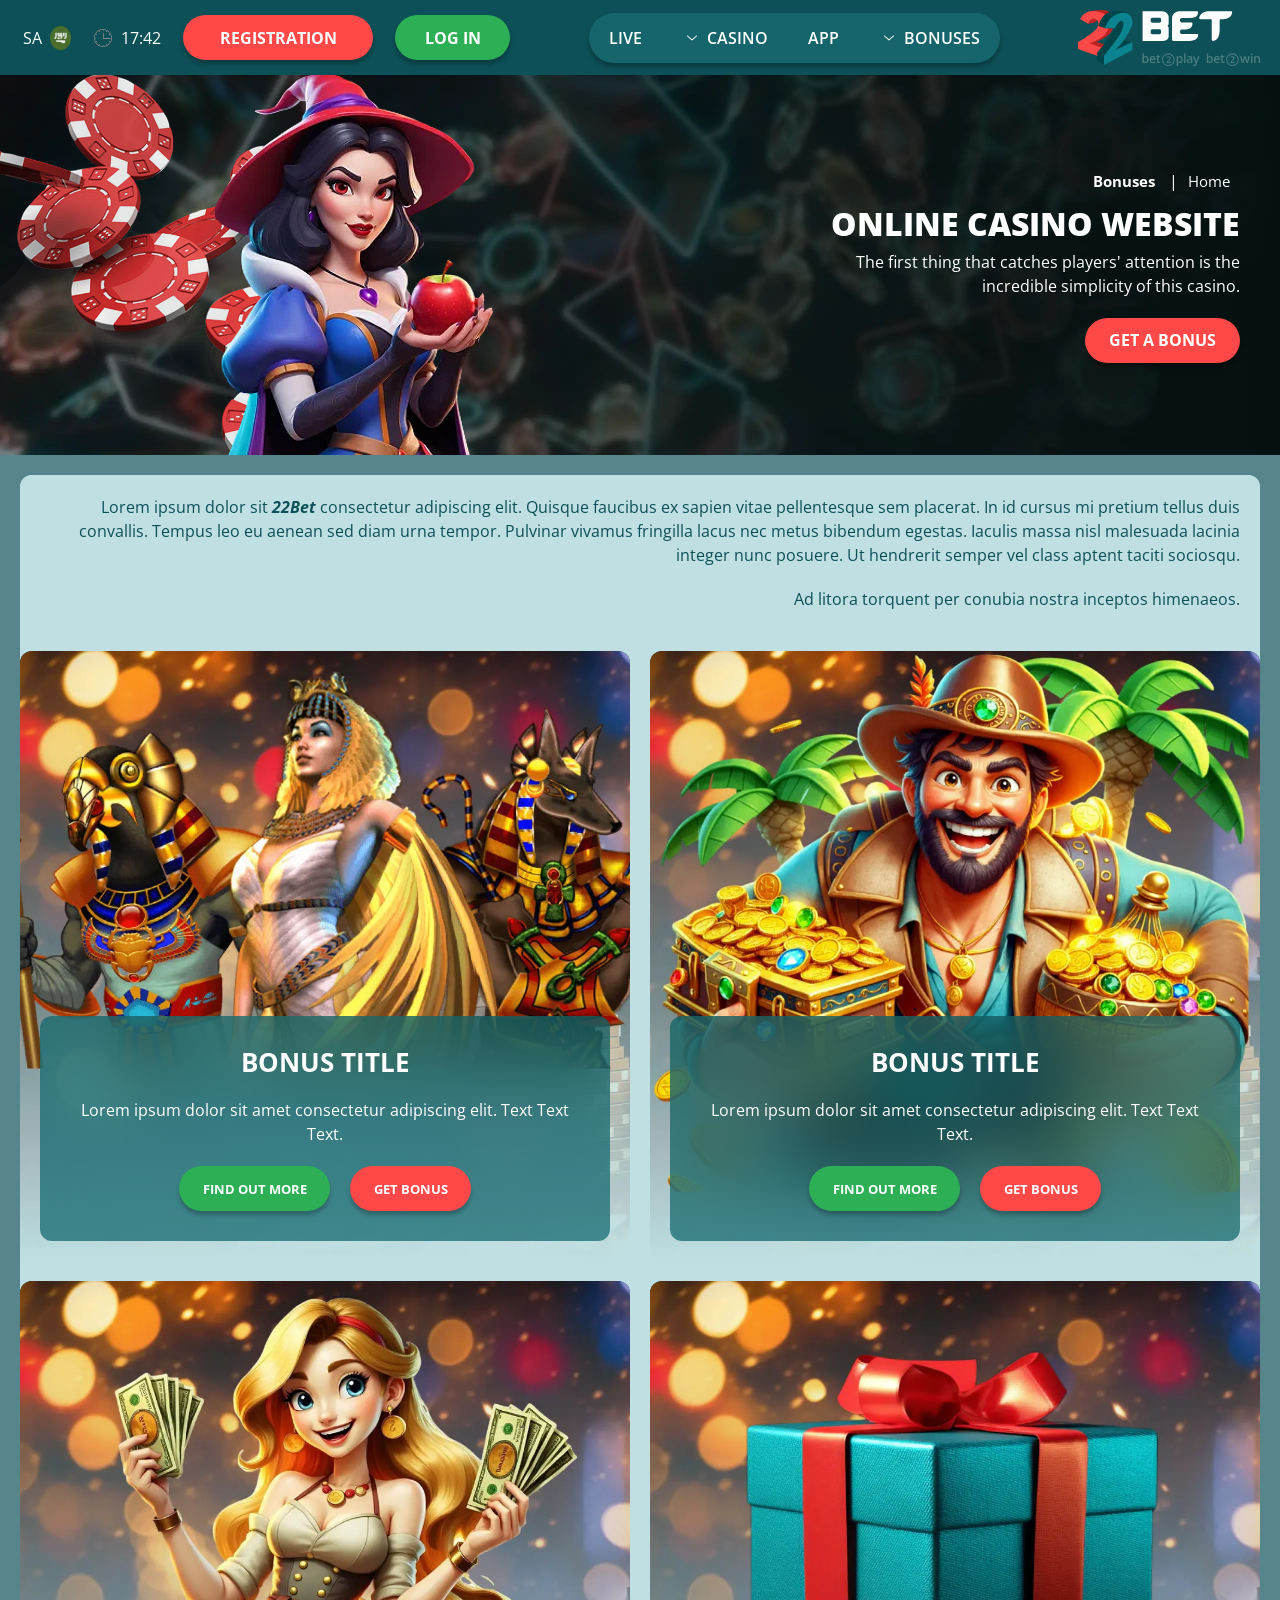
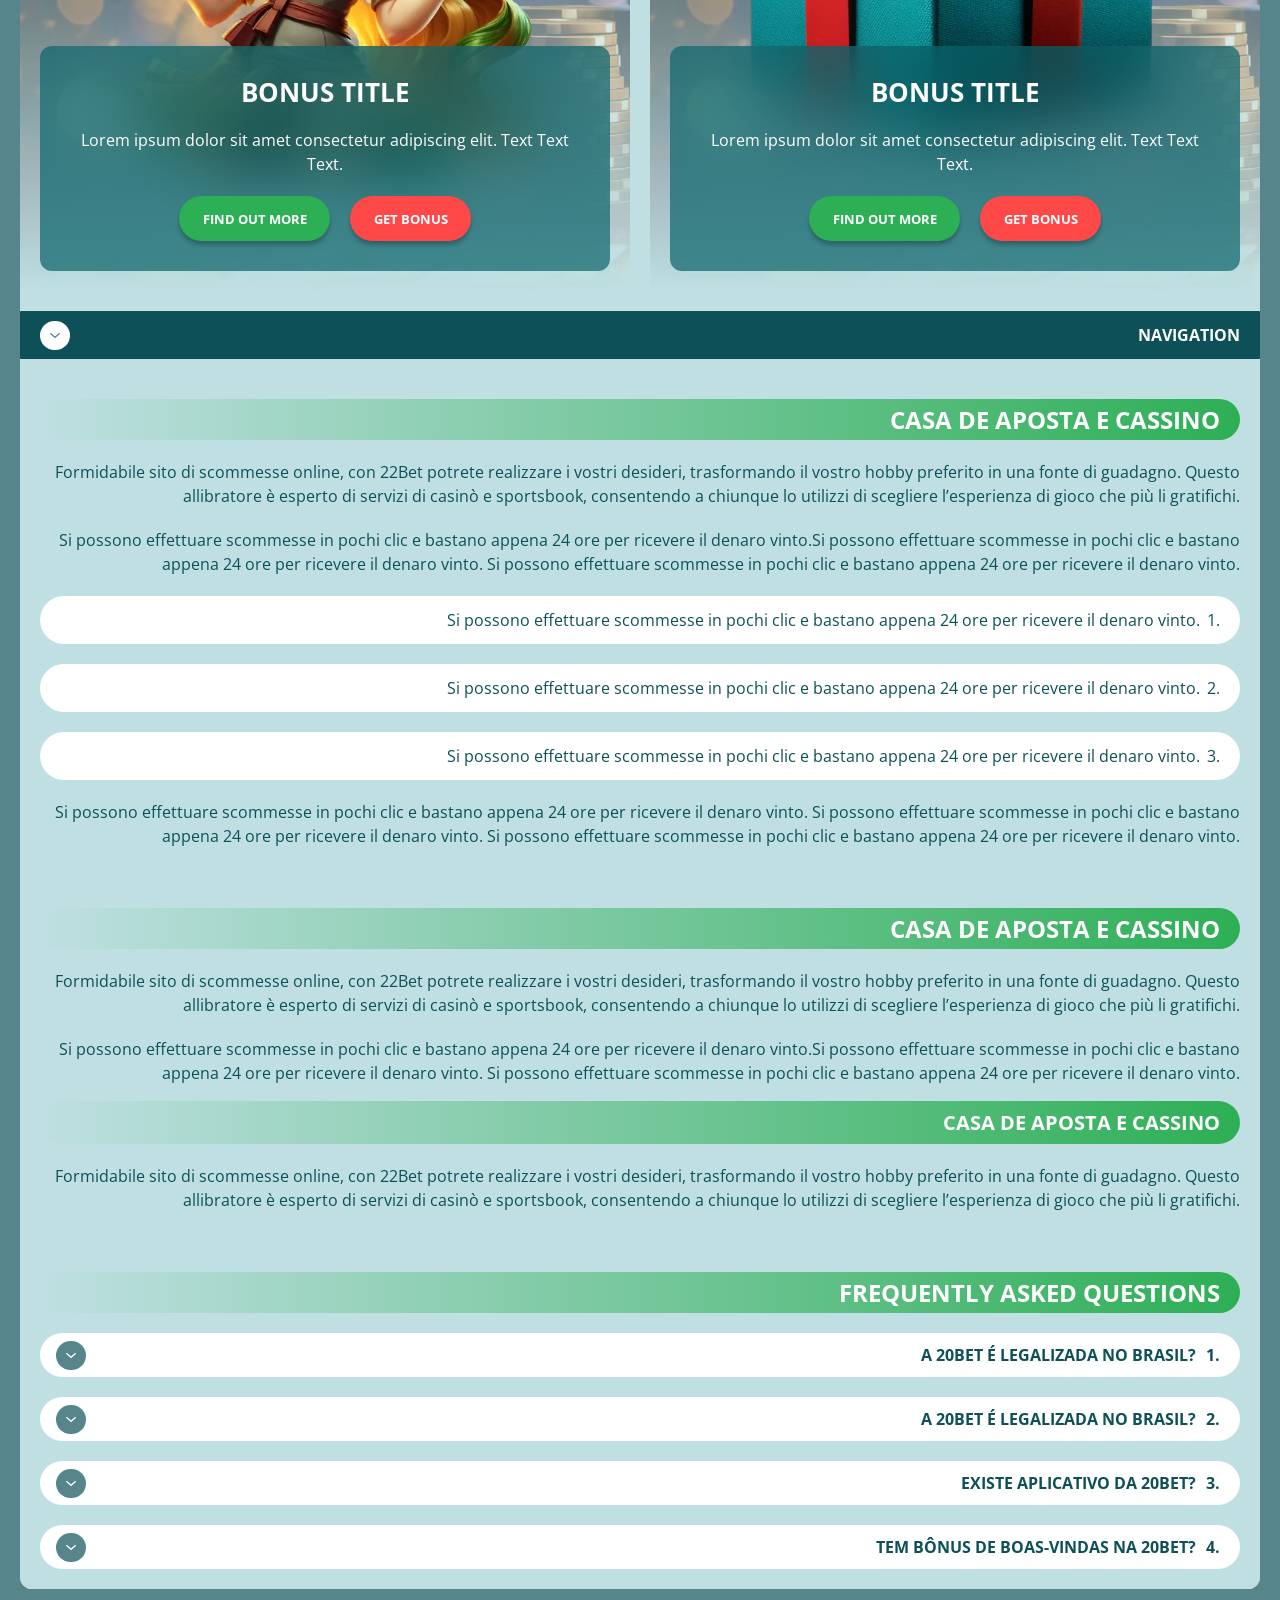
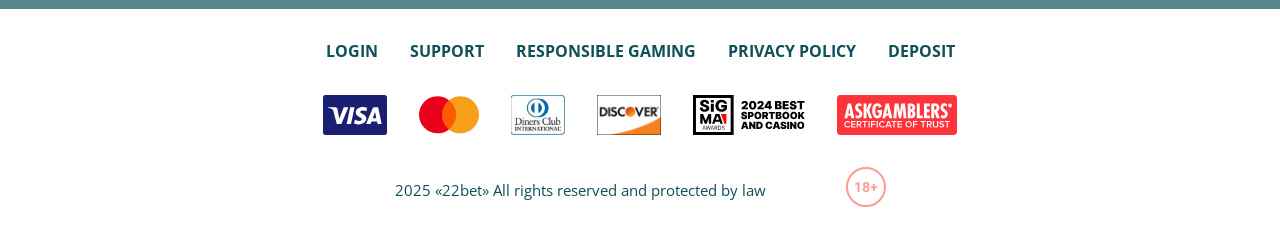
<file: bonus.html>
<!DOCTYPE html>
<html lang="sa">
  <head>
    <meta charset="UTF-8" />
   
    <meta name="viewport" content="width=device-width, initial-scale=1.0" />
    <title>22Bet no</title>
    <meta name="description" content />
    <meta property="og:site_name" content />
    <meta property="og:title" content />
    <meta property="og:type" content="website" />
    <meta property="og:url" content />
    <meta property="og:image" content />
    <meta property="og:image:alt" content />
    <meta property="og:locale" content="sa" />
    <meta property="og:description" content />
    <link rel="preconnect" href="https://fonts.googleapis.com" />
    <link rel="preconnect" href="https://fonts.gstatic.com" crossorigin="anonymous" />
    
   <link href="https://fonts.googleapis.com/css2?family=Open+Sans:ital,wght@0,300..800;1,300..800&display=swap" rel="stylesheet">
<link href="https://fonts.googleapis.com/css?family=Roboto+Condensed&display=swap" rel="stylesheet">

    <link rel="stylesheet" href="./css/reset.css" />
    <link rel="stylesheet" href="./css/main.css" />
    <link rel="stylesheet" href="./css/media.css"/>
    <link rel="icon" href="./images/Group.png" type="image/x-icon"/>
    <script
    src="https://code.jquery.com/jquery-3.6.1.min.js"
    integrity="sha256-o88AwQnZB+VDvE9tvIXrMQaPlFFSUTR+nldQm1LuPXQ="
    crossorigin="anonymous"
  ></script>
  </head>
  <body>
  <header class="header">
      <section class="content header__content">
        <a href="./index.html" class="logo header__logo"
          ><img src="./images/logo.svg" alt="logo" title
        /></a>
        <button class="header__btn-menu" >
          <svg width="16px" height="16px" viewBox="0 0 16 16" xmlns="http://www.w3.org/2000/svg">
              <rect y="0" width="16" height="3" rx="1.5"></rect>
              <rect y="6.5" width="16" height="3" rx="1.5"></rect>
              <rect y="13" width="16" height="3" rx="1.5"></rect>
            </svg>
        </button>

          <nav class="menu header__menu">
            <ul class="header__menu-list">
                
              <li class="">
              <div class="header__menu-wrapper">
                <div class="js-button-expander js-button-expander--menu" >
                <a href="./bonus.html" >
                <span>Bonuses</span>
              </a>
              </div>
              <div class="header__menu-wrap js-expand-content js-expand-content--menu">
                <ul >
                  <li>
                    <a href="./freeSpins.html">
                    <span>Free Spins</span>
                  </a></li>
                  <li><a href="./promoCode.html">
                    <span>Promo Code</span>
                  </a>
                </li>
                  <li><a href="./welcomeBonus.html">
                    <span>Welcome Bonus</span>
                  </a>
                </li>
                <li><a href="./vip.html">
                    <span>VIP</span>
                  </a>
                </li>
                </ul>
              </div>
              </div>
               <a href="./bonus.html" class="header__menu-item">
                <span>Bonuses</span>
              </a>
            </li>
              <li>
                <a href="./app.html">
                 App
                </a>
              </li>
              
              <li class="">
              <div class="header__menu-wrapper">
                <div class="js-button-expander js-button-expander--menu" >
                <a href="./casino.html" >
                <span> Casino</span>
              </a>
              </div>
              <div class="header__menu-wrap js-expand-content js-expand-content--menu">
                <ul >
                  <li>
                    <a href="./slots.html">
                    <span>Slots</span>
                  </a></li>
                 
                </ul>
              </div>
              </div>
               <a href="./casino.html" class="header__menu-item">
                <span>Casino</span>
              </a>
            </li>
               <li>
                <a href="./live.html">
               Live
                </a>
              </li>
              <li>
                    <a href="./freeSpins.html">
                    <span>Free Spins</span>
                  </a></li>
                  <li><a href="./promoCode.html">
                    <span>Promo Code</span>
                  </a>
                </li>
                  <li><a href="./welcomeBonus.html">
                    <span>Welcome Bonus</span>
                  </a>
                </li>
                <li><a href="./vip.html">
                    <span>VIP</span>
                  </a>
                </li>
             <li>
                    <a href="./slots.html">
                    <span>Slots</span>
                  </a></li>
             
             
            </ul>
            <div class="header__button header__button-menu " >
              <a href="#" class="button  button__login-menu">log in</a>
              <a href="#" class="button button__menu">registration</a>
            </div>
           
          </nav>
            <a href="#" class="button button__login">log in</a>
            <a href="#" class="button button__singup">registration</a>
            <div id="clock" class="header__time">00:00</div>
            <a href="" class="header__flag">
               <span>sa</span>
                <span><img src="./images/flag.png" alt="flag" title /></span>
               
              </a>
      </section>
    </header>
     <main class="main home main-page">
        <section class=" hero hero__page">
           
             <div class="background">
              <img src="./images/main/bg-main.webp" alt="hero" title />
               <div class="background__decor">
              <img src="./images/bonus/decor-bg-bonus.png" alt="hero" title />
               </div>
            </div>
            <div class="hero__wrapper hero__wrapper-page">
              <div class="hero__data hero__data-bonus">
                <ul
                class="breadcrumbs "
                
              >
                <li
                  
                >
                  <a href="#" >
                    <span >Home</span></a
                  >
                 
                </li>
                <li
                  
                >
                  <a href="#" > <span >Bonuses</span></a>
                 
                </li>
              </ul>
                <h1 class="title general hero__title">
                  Online Casino Website
                </h1>
                 <p class="hero__text">The first thing that catches players' attention is the incredible simplicity of this casino.</p>
               
                <a href="#" class="button  hero__button ">Get a Bonus</a>
               
              </div>
             
            </div>
          </section>
      <section class="main__wrap main__wrap-page">
       
       <section class="content__wrapper content__wrapper-page">
        <section class="content article">
            <p>
             Lorem ipsum dolor sit <a href="#">22Bet</a> consectetur adipiscing elit. Quisque faucibus ex sapien vitae pellentesque sem placerat. In id cursus mi pretium tellus duis convallis. Tempus leo eu aenean sed diam urna tempor. Pulvinar vivamus fringilla lacus nec metus bibendum egestas. Iaculis massa nisl malesuada lacinia integer nunc posuere. Ut hendrerit semper vel class aptent taciti sociosqu.
            </p>
            <p>
             Ad litora torquent per conubia nostra inceptos himenaeos.
            </p>
          </section>
        
          <section class="content bonuses">
            <ul class="bonuses__list">
               <li class="  bonuses__item">
                 
                 <div class="images__wrap">
                   <div class="background bonuses__img">
                     <img src="./images/bonus/banner-bonus1.webp" alt="" title="">
                  </div>
                  <div class="bonuses__desc">
                     <div class="wrap">
                        
                        <h2 class="title high bonuses__title">Bonus Title</h2>
                        <div class="bonuses__text">
                           <p>Lorem ipsum dolor sit amet consectetur adipiscing elit. Text Text Text.</p>
                          </div>
                        
                     </div>
                     <div class="bonuses__buttons">
                      <a href="#" class="button bonuses__button">Find out more</a>
                      <a href="#" class="button bonuses__button">Get Bonus</a>
                   </div>
                  </div>
                 </div>
                  
               </li>
               <li class="bonuses__item">
                 <div class="images__wrap">
                  <div class="background bonuses__img">
                     <img src="./images/bonus/banner-bonus2.webp" alt="" title="">
                  </div>
                  <div class="bonuses__desc">
                     <div class="wrap">
                       
                        <h2 class="title high bonuses__title">Bonus Title</h2>
                        <div class="bonuses__text">
                            <p>Lorem ipsum dolor sit amet consectetur adipiscing elit. Text Text Text.</p> </div>
                        
                     </div>
                     <div class="bonuses__buttons">
                      <a href="#" class="button bonuses__button">Find out more</a>
                      <a href="#" class="button bonuses__button">Get Bonus</a>
                   </div>
                  </div>
                 </div>
               </li>
               <li class="bonuses__item">
                <div class="images__wrap">
                  <div class="background bonuses__img">
                     <img src="./images/bonus/banner-bonus3.webp" alt="" title="">
                  </div>
                  <div class="bonuses__desc">
                     <div class="wrap">
                        
                        <h2 class="title high bonuses__title">Bonus Title</h2>
                        <div class="bonuses__text">
                           <p>Lorem ipsum dolor sit amet consectetur adipiscing elit. Text Text Text.</p>
                        </div>
                       
                     </div>
                     <div class="bonuses__buttons">
                      <a href="#" class="button bonuses__button">Find out more</a>
                      <a href="#" class="button bonuses__button">Get Bonus</a>
                   </div>
                  </div>
                </div>
               </li>
               <li class="bonuses__item">
                  <div class="images__wrap">
                  <div class="background bonuses__img">
                     <img src="./images/bonus/banner-bonus4.webp" alt="" title="">
                  </div>
                  <div class="bonuses__desc">
                     <div class="wrap">
                        
                        <h2 class="title high bonuses__title">Bonus Title</h2>
                        <div class="bonuses__text">
                           <p>Lorem ipsum dolor sit amet consectetur adipiscing elit. Text Text Text.</p>
                        </div>
                        
                     </div>
                     <div class="bonuses__buttons">
                      <a href="#" class="button bonuses__button">Find out more</a>
                      <a href="#" class="button bonuses__button">Get Bonus</a>
                      
                   </div>
                  </div>
                  </div>
               </li>
            </ul>
         </section>
            <section class="content menu-review__content">
              

            
                <div class="menu__review-desk menu__review-content">Navigation</div>
                <ul class="menu__review menu__review-list">
                  <li><a href="#">Lorem ipsum dolor sit</a></li>
                    <li><a href="#">Amet consectetur adipiscing</a></li>
                      <li><a href="#">Quisque faucibus ex sapien vitae</a></li>
                        <li><a href="#">Ut hendrerit sempero</a></li>
                          <li><a href="#">Pulvinar vivamus fringilla</a></li>
                           <li><a href="#">Ad litora torquent per conubia</a></li>
                         
                          
                </ul>
             
          
          </section>
         
         <section class="content article">
            <h2 class="title high article__title">Casa de Aposta e Cassino</h2>
            
            <p>
             Formidabile sito di scommesse online, con 22Bet potrete realizzare i vostri desideri, trasformando il vostro hobby preferito in una fonte di guadagno. Questo allibratore è esperto di servizi di casinò e sportsbook, consentendo a chiunque lo utilizzi di scegliere l’esperienza di gioco che più li gratifichi.
            </p>
            <p>
             Si possono effettuare scommesse in pochi clic e bastano appena 24 ore per ricevere il denaro vinto.Si possono effettuare scommesse in pochi clic e bastano appena 24 ore per ricevere il denaro vinto. Si possono effettuare scommesse in pochi clic e bastano appena 24 ore per ricevere il denaro vinto.
            </p>
           <ol>
              <li>Si possono effettuare scommesse in pochi clic e bastano appena 24 ore per ricevere il denaro vinto.</li>
              <li>Si possono effettuare scommesse in pochi clic e bastano appena 24 ore per ricevere il denaro vinto.</li>
              <li>Si possono effettuare scommesse in pochi clic e bastano appena 24 ore per ricevere il denaro vinto.</li>
            </ol>
            <p>Si possono effettuare scommesse in pochi clic e bastano appena 24 ore per ricevere il denaro vinto. Si possono effettuare scommesse in pochi clic e bastano appena 24 ore per ricevere il denaro vinto. Si possono effettuare scommesse in pochi clic e bastano appena 24 ore per ricevere il denaro vinto.</p>
          </section>
           <section class="content article">
            <h2 class="title high article__title">Casa de Aposta e Cassino</h2>
            
            <p>
             Formidabile sito di scommesse online, con 22Bet potrete realizzare i vostri desideri, trasformando il vostro hobby preferito in una fonte di guadagno. Questo allibratore è esperto di servizi di casinò e sportsbook, consentendo a chiunque lo utilizzi di scegliere l’esperienza di gioco che più li gratifichi.
            </p>
            <p>
             Si possono effettuare scommesse in pochi clic e bastano appena 24 ore per ricevere il denaro vinto.Si possono effettuare scommesse in pochi clic e bastano appena 24 ore per ricevere il denaro vinto. Si possono effettuare scommesse in pochi clic e bastano appena 24 ore per ricevere il denaro vinto.
            </p>
          
            <h3>Casa de Aposta e Cassino</h3>
            <p>Formidabile sito di scommesse online, con 22Bet potrete realizzare i vostri desideri, trasformando il vostro hobby preferito in una fonte di guadagno. Questo allibratore è esperto di servizi di casinò e sportsbook, consentendo a chiunque lo utilizzi di scegliere l’esperienza di gioco che più li gratifichi.</p>
          </section>
        
           <section class="content faq">
            <h2 class="title high faq__title">Frequently Asked Questions</h2>
            <ul class="faq__list " >
              <li class="faq__item"  >
                <h3 class="title medium faq__subtitle js-button-expander js-button-expander--faq"  >A 20Bet é legalizada no Brasil?
                 </h3>
                <div  class="faq__answer js-expand-content js-expand-content--faq" >
                  <p  >
                    Sim, a casa de apostas tem licença emitida por Curaçao, que é reconhecida no Brasil e a permite atuar por aqui.
                  </p>
                </div>
              </li>
              <li class="faq__item"  >
                <h3 class="title medium faq__subtitle js-button-expander js-button-expander--faq"  >A 20Bet é legalizada no Brasil?</h3>
                <div class="faq__answer js-expand-content js-expand-content--faq" >
                  <p  >
                    Sim, a casa de apostas tem licença emitida por Curaçao, que é reconhecida no Brasil e a permite atuar por aqui.
                  </p>
                </div>
              </li> 
              <li class="faq__item"  >
                <h3 class="title medium faq__subtitle js-button-expander js-button-expander--faq"  >Existe aplicativo da 20Bet?</h3>
                <div class="faq__answer js-expand-content js-expand-content--faq" >
                  <p  >
                   Sim, disponível para sistemas operacionais iOS e Android.
                  </p>
                </div>
              </li> 
              <li class="faq__item"  >
                <h3 class="title medium faq__subtitle js-button-expander js-button-expander--faq"  >Tem bônus de boas-vindas na 20Bet?</h3>
                <div class="faq__answer js-expand-content js-expand-content--faq" >
                  <p  >
                   O pacote especial para novos usuários da 20Bet paga 100% sobre o primeiro depósito, com limite de 600 BRL.
                  </p>
                </div>
              </li> 
             
            </ul>
          </section>
          
        </section> 
        
       
        <div class=""  onclick="scrollToTop()">
          <button class="main__arrow" id="scrollToTopBtn"></button>
        </div> 
      </section>
    </main> 
  <footer class=" footer ">
      <section class="content footer__content">
        <ul class="footer__menu">
         <li><a href="./login.html">Login</a></li>
         <li><a href="./support.html">Support</a></li>
         <li><a href="./responsible.html">Responsible Gaming</a></li>
         <li><a href="./policy.html">Privacy Policy</a></li>
         <li><a href="./deposit.html">Deposit</a></li>
        </ul>
       
          <ul class="footer__cards-list">
           
            <li>
              <a href="#"
                ><img src="./images/visa.svg" alt="cardvisa" title
              /></a>
            </li>
            <li>
              <a href="#"
                ><img
                  src="./images/mastercard.svg"
                  alt="mastercard"
                  title
              /></a>
            </li>
            <li>
                <a href="#"
                  ><img src="./images/diners.svg" alt="diners" title
                /></a>
              </li>
              <li>
                <a href="#"
                  ><img src="./images/discover.svg" alt="discover" title
                /></a>
              </li>
              <li>
                <a href="#"
                  ><img src="./images/sigma.svg" alt="sigma" title
                /></a>
              </li>
              <li>
                <a href="#"
                  ><img src="./images/ask.svg" alt="ask" title
                /></a>
              </li>
            
          </ul>
       
        <div class="footer__wrapp">
          <div class="footer__text">
           
            <p>2025 «22bet» All rights reserved and protected by law
</p>
           
          </div>
          <div class="footer__age">
            <img src="./images/age.svg" alt="age" title />
          </div>
        </div>
      
      </section>
    </footer>
    
    <script src="./js/sidebar.js" defer></script>
    <script src="./js/expander.js" defer></script>
    <script src="./js/mobile-menu.js" defer></script>
    <script src="./js/clock.js" defer></script>
     <script src="./js/arrowUp.js" defer></script>
  </body>
</html>
</file>
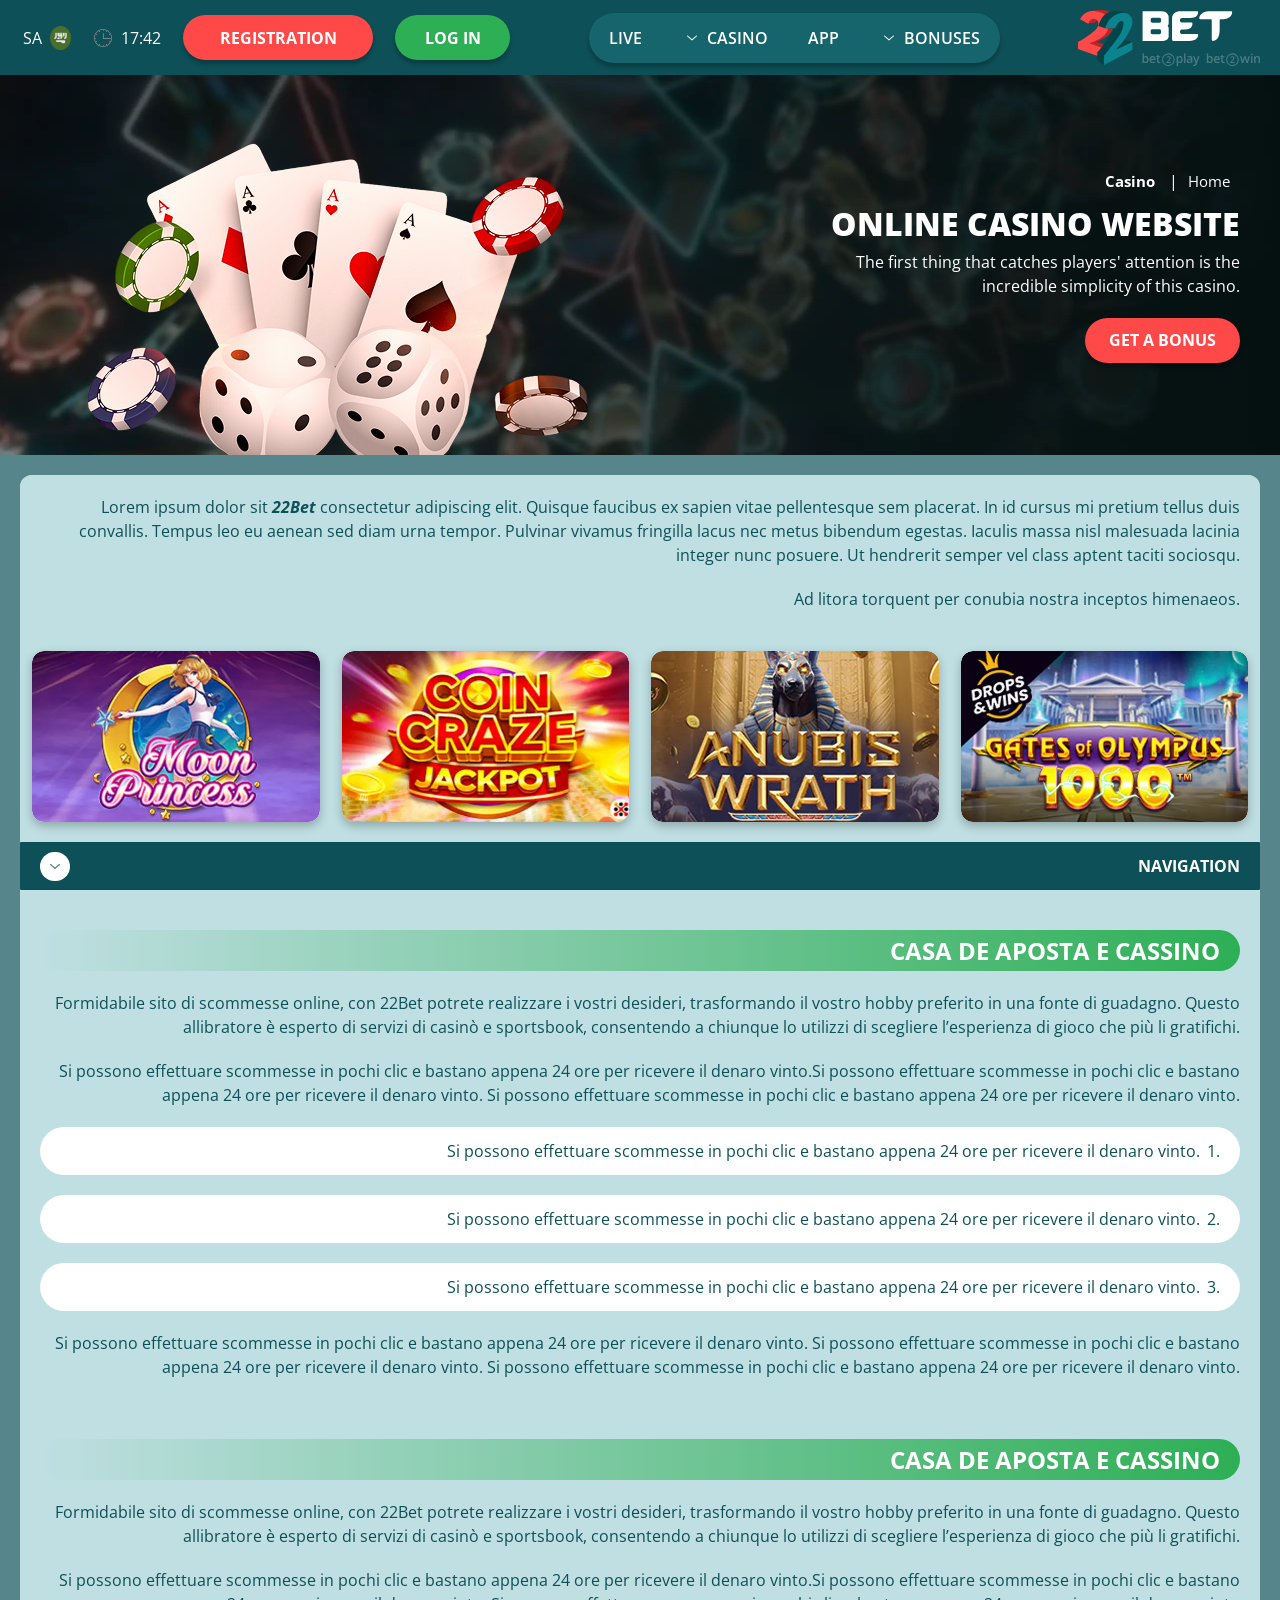
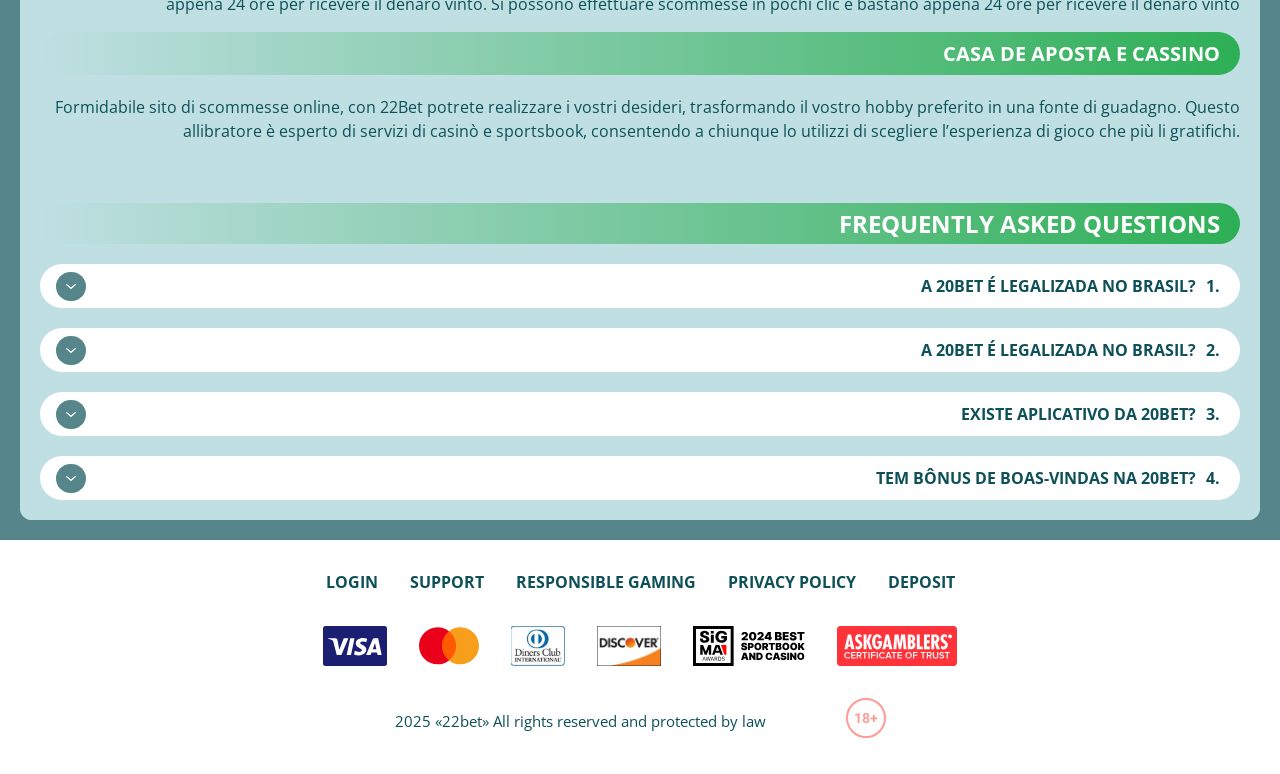
<file: casino.html>
<!DOCTYPE html>
<html lang="sa">
  <head>
    <meta charset="UTF-8" />
   
    <meta name="viewport" content="width=device-width, initial-scale=1.0" />
    <title>22Bet </title>
    <meta name="description" content />
    <meta property="og:site_name" content />
    <meta property="og:title" content />
    <meta property="og:type" content="website" />
    <meta property="og:url" content />
    <meta property="og:image" content />
    <meta property="og:image:alt" content />
    <meta property="og:locale" content="sa" />
    <meta property="og:description" content />
    <link rel="preconnect" href="https://fonts.googleapis.com" />
    <link rel="preconnect" href="https://fonts.gstatic.com" crossorigin="anonymous" />
   <link href="https://fonts.googleapis.com/css2?family=Open+Sans:ital,wght@0,300..800;1,300..800&display=swap" rel="stylesheet">
<link href="https://fonts.googleapis.com/css?family=Roboto+Condensed&display=swap" rel="stylesheet">

   <link rel="stylesheet" href="./css/reset.css" />
    <link rel="stylesheet" href="./css/main.css" />
    <link rel="stylesheet" href="./css/media.css"/>
    <link rel="icon" href="./images/Group.png" type="image/x-icon"/>
    <script
    src="https://code.jquery.com/jquery-3.6.1.min.js"
    integrity="sha256-o88AwQnZB+VDvE9tvIXrMQaPlFFSUTR+nldQm1LuPXQ="
    crossorigin="anonymous"
  ></script>
  </head>
  <body>
    <header class="header">
      <section class="content header__content">
        <a href="./index.html" class="logo header__logo"
          ><img src="./images/logo.svg" alt="logo" title
        /></a>
        <button class="header__btn-menu" >
          <svg width="16px" height="16px" viewBox="0 0 16 16" xmlns="http://www.w3.org/2000/svg">
              <rect y="0" width="16" height="3" rx="1.5"></rect>
              <rect y="6.5" width="16" height="3" rx="1.5"></rect>
              <rect y="13" width="16" height="3" rx="1.5"></rect>
            </svg>
        </button>

          <nav class="menu header__menu">
            <ul class="header__menu-list">
                
              <li class="">
              <div class="header__menu-wrapper">
                <div class="js-button-expander js-button-expander--menu" >
                <a href="./bonus.html" >
                <span>Bonuses</span>
              </a>
              </div>
              <div class="header__menu-wrap js-expand-content js-expand-content--menu">
                <ul >
                  <li>
                    <a href="./freeSpins.html">
                    <span>Free Spins</span>
                  </a></li>
                  <li><a href="./promoCode.html">
                    <span>Promo Code</span>
                  </a>
                </li>
                  <li><a href="./welcomeBonus.html">
                    <span>Welcome Bonus</span>
                  </a>
                </li>
                <li><a href="./vip.html">
                    <span>VIP</span>
                  </a>
                </li>
                </ul>
              </div>
              </div>
               <a href="./bonus.html" class="header__menu-item">
                <span>Bonuses</span>
              </a>
            </li>
              <li>
                <a href="./app.html">
                 App
                </a>
              </li>
              
              <li class="">
              <div class="header__menu-wrapper">
                <div class="js-button-expander js-button-expander--menu" >
                <a href="./casino.html" >
                <span> Casino</span>
              </a>
              </div>
              <div class="header__menu-wrap js-expand-content js-expand-content--menu">
                <ul >
                  <li>
                    <a href="./slots.html">
                    <span>Slots</span>
                  </a></li>
                 
                </ul>
              </div>
              </div>
               <a href="./bonus.html" class="header__menu-item">
                <span>Casino</span>
              </a>
            </li>
               <li>
                <a href="./live.html">
               Live
                </a>
              </li>
              <li>
                    <a href="./freeSpins.html">
                    <span>Free Spins</span>
                  </a></li>
                  <li><a href="./promoCode.html">
                    <span>Promo Code</span>
                  </a>
                </li>
                  <li><a href="./welcomeBonus.html">
                    <span>Welcome Bonus</span>
                  </a>
                </li>
                <li><a href="./vip.html">
                    <span>VIP</span>
                  </a>
                </li>
             <li>
                    <a href="./slots.html">
                    <span>Slots</span>
                  </a></li>
             
             
            </ul>
            <div class="header__button header__button-menu " >
              <a href="#" class="button  button__login-menu">log in</a>
              <a href="#" class="button button__menu">registration</a>
            </div>
           
          </nav>
            <a href="#" class="button button__login">log in</a>
            <a href="#" class="button button__singup">registration</a>
            <div id="clock" class="header__time">00:00</div>
            <a href="" class="header__flag">
              <span>sa</span>
                <span><img src="./images/flag.png" alt="flag" title /></span>
                
              </a>
      </section>
    </header>
     <main class="main home main-page">
        <section class=" hero hero__page">
           
            <div class="background">
              <img src="./images/main/bg-main.webp" alt="hero" title />
               <div class="background__decor">
              <img src="./images/casino/decor-bgCasino.png" alt="hero" title />
              
            </div>
            </div>
            <div class="hero__wrapper hero__wrapper-page">
              <div class="hero__data hero__data-bonus">
                <ul
                class="breadcrumbs "
                
              >
                <li
                  
                >
                  <a href="#" >
                    <span >Home</span></a
                  >
                 
                </li>
                <li
                  
                >
                  <a href="#" > <span >Casino</span></a>
                 
                </li>
              </ul>
                <h1 class="title general hero__title">
                  Online Casino Website
                </h1>
                 <p class="hero__text">The first thing that catches players' attention is the incredible simplicity of this casino.</p>
               
                <a href="#" class="button  hero__button ">Get a Bonus</a>
               
              </div>
             
            </div>
          </section>
      <section class="main__wrap main__wrap-page">
       
       <section class="content__wrapper content__wrapper-page">

         
        
       
          <section class="content article">
            <p>
             Lorem ipsum dolor sit <a href="#">22Bet</a> consectetur adipiscing elit. Quisque faucibus ex sapien vitae pellentesque sem placerat. In id cursus mi pretium tellus duis convallis. Tempus leo eu aenean sed diam urna tempor. Pulvinar vivamus fringilla lacus nec metus bibendum egestas. Iaculis massa nisl malesuada lacinia integer nunc posuere. Ut hendrerit semper vel class aptent taciti sociosqu.
            </p>
            <p>
             Ad litora torquent per conubia nostra inceptos himenaeos.
            </p>
          </section>
               <section class="content casino">
           
              <ul class="casino__list ">
                <li class="casino__item">
                    <div class="casino__wrapper">
                      <img class="casino__img" src="./images/casino/card-casino1.webp" alt="" title>
                    <div class="casino__hover casino__hover-live">
                        
                        <div class="casino-box">
                            
                        <a href="#" class="button  casino__buttons"><img src="./images/card-button.svg" alt="" title></a>
                        </div>
                    </div>
                    </div>
                    
                </li>
                <li class="casino__item">
                  <div class="casino__wrapper">
                    <img class="casino__img" src="./images/casino/card-casino2.webp" alt="" title>
                <div class="casino__hover casino__hover-live">
                      
                        <div class="casino-box">
                            
                        <a href="#" class="button  casino__buttons"><img src="./images/card-button.svg" alt="" title></a>
                        </div>
                    </div>
                  </div>
                 
              </li>
              <li class="casino__item">
                <div class="casino__wrapper">
                  <img class="casino__img" src="./images/casino/card-casino3.webp" alt="" title>
               <div class="casino__hover casino__hover-live">
                        
                        <div class="casino-box">
                            
                        <a href="#" class="button  casino__buttons"><img src="./images/card-button.svg" alt="" title></a>
                        </div>
                    </div>
               
            </li>
             <li class="casino__item">
                <div class="casino__wrapper">
                  <img class="casino__img" src="./images/casino/card-casino4.webp" alt="" title>
               <div class="casino__hover casino__hover-live">
                        
                        <div class="casino-box">
                            
                        <a href="#" class="button  casino__buttons"><img src="./images/card-button.svg" alt="" title></a>
                        </div>
                    </div>
               
            </li>
           
              </ul>
         </section>
             
        
        
       <section class="content menu-review__content">
              

            
                <div class="menu__review-desk menu__review-content">Navigation</div>
                <ul class="menu__review menu__review-list">
                  <li><a href="#">Lorem ipsum dolor sit</a></li>
                    <li><a href="#">Amet consectetur adipiscing</a></li>
                      <li><a href="#">Quisque faucibus ex sapien vitae</a></li>
                        <li><a href="#">Ut hendrerit sempero</a></li>
                          <li><a href="#">Pulvinar vivamus fringilla</a></li>
                           <li><a href="#">Ad litora torquent per conubia</a></li>
                         
                          
                </ul>
             
          
          </section>
          
        
          <section class="content article">
            <h2 class="title high article__title">Casa de Aposta e Cassino</h2>
             
            <p>
             Formidabile sito di scommesse online, con 22Bet potrete realizzare i vostri desideri, trasformando il vostro hobby preferito in una fonte di guadagno. Questo allibratore è esperto di servizi di casinò e sportsbook, consentendo a chiunque lo utilizzi di scegliere l’esperienza di gioco che più li gratifichi.
            </p>
            <p>
             Si possono effettuare scommesse in pochi clic e bastano appena 24 ore per ricevere il denaro vinto.Si possono effettuare scommesse in pochi clic e bastano appena 24 ore per ricevere il denaro vinto. Si possono effettuare scommesse in pochi clic e bastano appena 24 ore per ricevere il denaro vinto.
            </p>
           <ol>
              <li>Si possono effettuare scommesse in pochi clic e bastano appena 24 ore per ricevere il denaro vinto.</li>
              <li>Si possono effettuare scommesse in pochi clic e bastano appena 24 ore per ricevere il denaro vinto.</li>
              <li>Si possono effettuare scommesse in pochi clic e bastano appena 24 ore per ricevere il denaro vinto.</li>
            </ol>
            <p>Si possono effettuare scommesse in pochi clic e bastano appena 24 ore per ricevere il denaro vinto. Si possono effettuare scommesse in pochi clic e bastano appena 24 ore per ricevere il denaro vinto. Si possono effettuare scommesse in pochi clic e bastano appena 24 ore per ricevere il denaro vinto.</p>
          </section>
         
         
           <section class="content article">
            <h2 class="title high article__title">Casa de Aposta e Cassino</h2>
            <p>Formidabile sito di scommesse online, con 22Bet potrete realizzare i vostri desideri, trasformando il vostro hobby preferito in una fonte di guadagno. Questo allibratore è esperto di servizi di casinò e sportsbook, consentendo a chiunque lo utilizzi di scegliere l’esperienza di gioco che più li gratifichi.</p>
            <p>Si possono effettuare scommesse in pochi clic e bastano appena 24 ore per ricevere il denaro vinto.Si possono effettuare scommesse in pochi clic e bastano appena 24 ore per ricevere il denaro vinto. Si possono effettuare scommesse in pochi clic e bastano appena 24 ore per ricevere il denaro vinto</p>
            <h3>Casa de Aposta e Cassino</h3>
            <p>Formidabile sito di scommesse online, con 22Bet potrete realizzare i vostri desideri, trasformando il vostro hobby preferito in una fonte di guadagno. Questo allibratore è esperto di servizi di casinò e sportsbook, consentendo a chiunque lo utilizzi di scegliere l’esperienza di gioco che più li gratifichi.</p>
           </section>

          <section class="content faq">
            <h2 class="title high faq__title">Frequently Asked Questions</h2>
            <ul class="faq__list " >
              <li class="faq__item"  >
                <h3 class="title medium faq__subtitle js-button-expander js-button-expander--faq"  >A 20Bet é legalizada no Brasil?
                 </h3>
                <div  class="faq__answer js-expand-content js-expand-content--faq" >
                  <p  >
                    Sim, a casa de apostas tem licença emitida por Curaçao, que é reconhecida no Brasil e a permite atuar por aqui.
                  </p>
                </div>
              </li>
              <li class="faq__item"  >
                <h3 class="title medium faq__subtitle js-button-expander js-button-expander--faq"  >A 20Bet é legalizada no Brasil?</h3>
                <div class="faq__answer js-expand-content js-expand-content--faq" >
                  <p  >
                    Sim, a casa de apostas tem licença emitida por Curaçao, que é reconhecida no Brasil e a permite atuar por aqui.
                  </p>
                </div>
              </li> 
              <li class="faq__item"  >
                <h3 class="title medium faq__subtitle js-button-expander js-button-expander--faq"  >Existe aplicativo da 20Bet?</h3>
                <div class="faq__answer js-expand-content js-expand-content--faq" >
                  <p  >
                   Sim, disponível para sistemas operacionais iOS e Android.
                  </p>
                </div>
              </li> 
              <li class="faq__item"  >
                <h3 class="title medium faq__subtitle js-button-expander js-button-expander--faq"  >Tem bônus de boas-vindas na 20Bet?</h3>
                <div class="faq__answer js-expand-content js-expand-content--faq" >
                  <p  >
                   O pacote especial para novos usuários da 20Bet paga 100% sobre o primeiro depósito, com limite de 600 BRL.
                  </p>
                </div>
              </li> 
             
            </ul>
          </section>
          
        </section> 
      
        <div class=""  onclick="scrollToTop()">
          <button class="main__arrow" id="scrollToTopBtn"></button>
        </div> 
        
      </section>
    </main> 
       <footer class=" footer ">
      <section class="content footer__content">
        <ul class="footer__menu">
         <li><a href="./login.html">Login</a></li>
         <li><a href="./support.html">Support</a></li>
         <li><a href="./responsible.html">Responsible Gaming</a></li>
         <li><a href="./policy.html">Privacy Policy</a></li>
         <li><a href="./deposit.html">Deposit</a></li>
        </ul>
       
          <ul class="footer__cards-list">
           
            <li>
              <a href="#"
                ><img src="./images/visa.svg" alt="cardvisa" title
              /></a>
            </li>
            <li>
              <a href="#"
                ><img
                  src="./images/mastercard.svg"
                  alt="mastercard"
                  title
              /></a>
            </li>
            <li>
                <a href="#"
                  ><img src="./images/diners.svg" alt="diners" title
                /></a>
              </li>
              <li>
                <a href="#"
                  ><img src="./images/discover.svg" alt="discover" title
                /></a>
              </li>
              <li>
                <a href="#"
                  ><img src="./images/sigma.svg" alt="sigma" title
                /></a>
              </li>
              <li>
                <a href="#"
                  ><img src="./images/ask.svg" alt="ask" title
                /></a>
              </li>
            
          </ul>
       
        <div class="footer__wrapp">
          <div class="footer__text">
           
            <p>2025 «22bet» All rights reserved and protected by law

</p>
           
          </div>
          <div class="footer__age">
            <img src="./images/age.svg" alt="age" title />
          </div>
        </div>
      
      </section>
    </footer>
    <script src="./js/arrowUp.js" defer></script>
    <script src="./js/sidebar.js" defer></script>
    <script src="./js/expander.js" defer></script>
    <script src="./js/mobile-menu.js" defer></script>
    <script src="./js/clock.js" defer></script>
  </body>
</html>
</file>
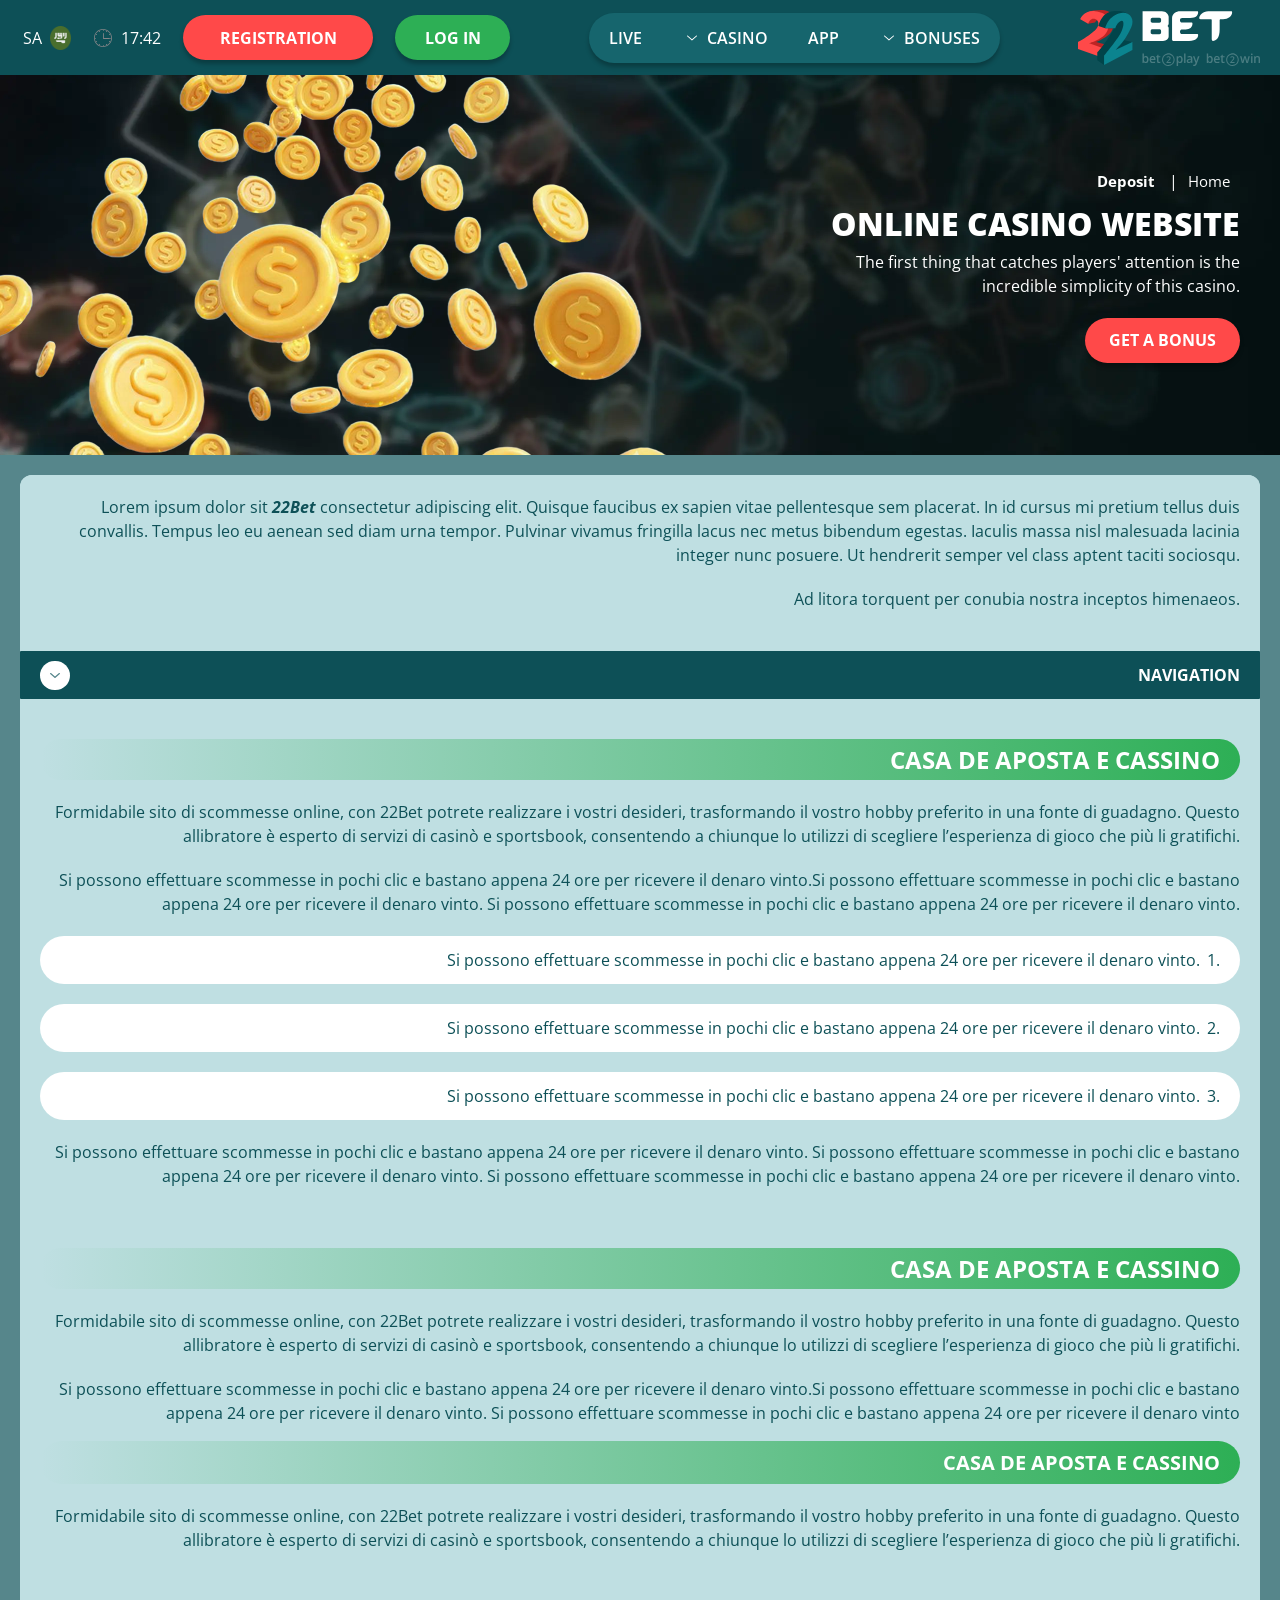
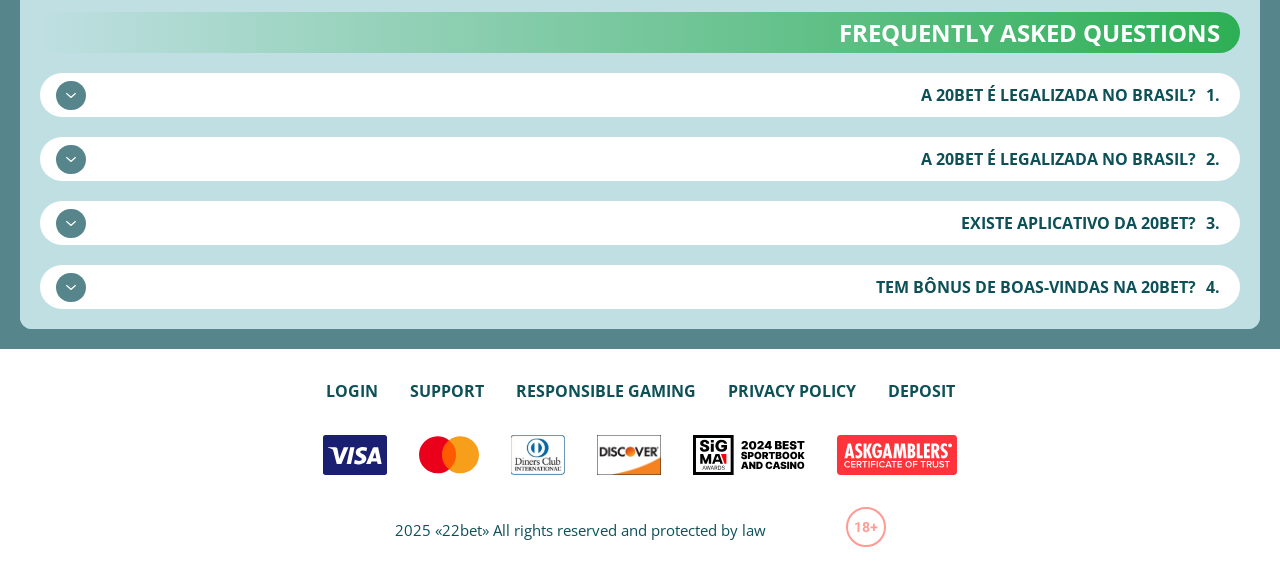
<file: deposit.html>
<!DOCTYPE html>
<html lang="sa">
  <head>
    <meta charset="UTF-8" />
   
    <meta name="viewport" content="width=device-width, initial-scale=1.0" />
    <title>22Bet </title>
    <meta name="description" content />
    <meta property="og:site_name" content />
    <meta property="og:title" content />
    <meta property="og:type" content="website" />
    <meta property="og:url" content />
    <meta property="og:image" content />
    <meta property="og:image:alt" content />
    <meta property="og:locale" content="sa" />
    <meta property="og:description" content />
    <link rel="preconnect" href="https://fonts.googleapis.com" />
    <link rel="preconnect" href="https://fonts.gstatic.com" crossorigin="anonymous" />
   <link href="https://fonts.googleapis.com/css2?family=Open+Sans:ital,wght@0,300..800;1,300..800&display=swap" rel="stylesheet">
<link href="https://fonts.googleapis.com/css?family=Roboto+Condensed&display=swap" rel="stylesheet">

   <link rel="stylesheet" href="./css/reset.css" />
    <link rel="stylesheet" href="./css/main.css" />
    <link rel="stylesheet" href="./css/media.css"/>
    <link rel="icon" href="./images/Group.png" type="image/x-icon"/>
    <script
    src="https://code.jquery.com/jquery-3.6.1.min.js"
    integrity="sha256-o88AwQnZB+VDvE9tvIXrMQaPlFFSUTR+nldQm1LuPXQ="
    crossorigin="anonymous"
  ></script>
  </head>
  <body>
    <header class="header">
      <section class="content header__content">
        <a href="./index.html" class="logo header__logo"
          ><img src="./images/logo.svg" alt="logo" title
        /></a>
        <button class="header__btn-menu" >
          <svg width="16px" height="16px" viewBox="0 0 16 16" xmlns="http://www.w3.org/2000/svg">
              <rect y="0" width="16" height="3" rx="1.5"></rect>
              <rect y="6.5" width="16" height="3" rx="1.5"></rect>
              <rect y="13" width="16" height="3" rx="1.5"></rect>
            </svg>
        </button>

          <nav class="menu header__menu">
            <ul class="header__menu-list">
                
              <li class="">
              <div class="header__menu-wrapper">
                <div class="js-button-expander js-button-expander--menu" >
                <a href="./bonus.html" >
                <span>Bonuses</span>
              </a>
              </div>
              <div class="header__menu-wrap js-expand-content js-expand-content--menu">
                <ul >
                  <li>
                    <a href="./freeSpins.html">
                    <span>Free Spins</span>
                  </a></li>
                  <li><a href="./promoCode.html">
                    <span>Promo Code</span>
                  </a>
                </li>
                  <li><a href="./welcomeBonus.html">
                    <span>Welcome Bonus</span>
                  </a>
                </li>
                <li><a href="./vip.html">
                    <span>VIP</span>
                  </a>
                </li>
                </ul>
              </div>
              </div>
               <a href="./bonus.html" class="header__menu-item">
                <span>Bonuses</span>
              </a>
            </li>
              <li>
                <a href="./app.html">
                 App
                </a>
              </li>
              
              <li class="">
              <div class="header__menu-wrapper">
                <div class="js-button-expander js-button-expander--menu" >
                <a href="./casino.html" >
                <span> Casino</span>
              </a>
              </div>
              <div class="header__menu-wrap js-expand-content js-expand-content--menu">
                <ul >
                  <li>
                    <a href="./slots.html">
                    <span>Slots</span>
                  </a></li>
                 
                </ul>
              </div>
              </div>
               <a href="./casino.html" class="header__menu-item">
                <span>Casino</span>
              </a>
            </li>
               <li>
                <a href="./live.html">
               Live
                </a>
              </li>
              <li>
                    <a href="./freeSpins.html">
                    <span>Free Spins</span>
                  </a></li>
                  <li><a href="./promoCode.html">
                    <span>Promo Code</span>
                  </a>
                </li>
                  <li><a href="./welcomeBonus.html">
                    <span>Welcome Bonus</span>
                  </a>
                </li>
                <li><a href="./vip.html">
                    <span>VIP</span>
                  </a>
                </li>
             <li>
                    <a href="./slots.html">
                    <span>Slots</span>
                  </a></li>
             
             
            </ul>
            <div class="header__button header__button-menu " >
              <a href="#" class="button  button__login-menu">log in</a>
              <a href="#" class="button button__menu">registration</a>
            </div>
           
          </nav>
            <a href="#" class="button button__login">log in</a>
            <a href="#" class="button button__singup">registration</a>
            <div id="clock" class="header__time">00:00</div>
            <a href="" class="header__flag">
              <span>sa</span>
                <span><img src="./images/flag.png" alt="flag" title /></span>
               
              </a>
      </section>
    </header>
     <main class="main home main-page">
        <section class=" hero hero__page">
           
           <div class="background">
              <img src="./images/main/bg-main.webp" alt="hero" title />
               <div class="background__decor">
              <img src="./images/layout-images/decor-bgDeposit.png" alt="hero" title />
              
            </div>
            </div>
            <div class="hero__wrapper hero__wrapper-page">
              <div class="hero__data hero__data-bonus">
                <ul
                class="breadcrumbs "
                
              >
                <li
                  
                >
                  <a href="#" >
                    <span >Home</span></a
                  >
                 
                </li>
                <li
                  
                >
                  <a href="#" > <span >Deposit</span></a>
                 
                </li>
              </ul>
                <h1 class="title general hero__title">
                  Online Casino Website
                </h1>
                 <p class="hero__text">The first thing that catches players' attention is the incredible simplicity of this casino.</p>
               
                <a href="#" class="button  hero__button ">Get a Bonus</a>
               
              </div>
             
            </div>
          </section>
      <section class="main__wrap main__wrap-page">
       
       <section class="content__wrapper content__wrapper-page">

         
        
       
          <section class="content article">
            <p>
             Lorem ipsum dolor sit <a href="#">22Bet</a> consectetur adipiscing elit. Quisque faucibus ex sapien vitae pellentesque sem placerat. In id cursus mi pretium tellus duis convallis. Tempus leo eu aenean sed diam urna tempor. Pulvinar vivamus fringilla lacus nec metus bibendum egestas. Iaculis massa nisl malesuada lacinia integer nunc posuere. Ut hendrerit semper vel class aptent taciti sociosqu.
            </p>
            <p>
             Ad litora torquent per conubia nostra inceptos himenaeos.
            </p>
          </section>
         
               <section class="content menu-review__content">
              

            
                <div class="menu__review-desk menu__review-content">Navigation</div>
                <ul class="menu__review menu__review-list">
                  <li><a href="#">Lorem ipsum dolor sit</a></li>
                    <li><a href="#">Amet consectetur adipiscing</a></li>
                      <li><a href="#">Quisque faucibus ex sapien vitae</a></li>
                        <li><a href="#">Ut hendrerit sempero</a></li>
                          <li><a href="#">Pulvinar vivamus fringilla</a></li>
                           <li><a href="#">Ad litora torquent per conubia</a></li>
                         
                          
                </ul>
             
          
          </section>
          
        
          <section class="content article">
            <h2 class="title high article__title">Casa de Aposta e Cassino</h2>
             
            <p>
             Formidabile sito di scommesse online, con 22Bet potrete realizzare i vostri desideri, trasformando il vostro hobby preferito in una fonte di guadagno. Questo allibratore è esperto di servizi di casinò e sportsbook, consentendo a chiunque lo utilizzi di scegliere l’esperienza di gioco che più li gratifichi.
            </p>
            <p>
             Si possono effettuare scommesse in pochi clic e bastano appena 24 ore per ricevere il denaro vinto.Si possono effettuare scommesse in pochi clic e bastano appena 24 ore per ricevere il denaro vinto. Si possono effettuare scommesse in pochi clic e bastano appena 24 ore per ricevere il denaro vinto.
            </p>
           <ol>
              <li>Si possono effettuare scommesse in pochi clic e bastano appena 24 ore per ricevere il denaro vinto.</li>
              <li>Si possono effettuare scommesse in pochi clic e bastano appena 24 ore per ricevere il denaro vinto.</li>
              <li>Si possono effettuare scommesse in pochi clic e bastano appena 24 ore per ricevere il denaro vinto.</li>
            </ol>
            <p>Si possono effettuare scommesse in pochi clic e bastano appena 24 ore per ricevere il denaro vinto. Si possono effettuare scommesse in pochi clic e bastano appena 24 ore per ricevere il denaro vinto. Si possono effettuare scommesse in pochi clic e bastano appena 24 ore per ricevere il denaro vinto.</p>
          </section>
         
         
           <section class="content article">
            <h2 class="title high article__title">Casa de Aposta e Cassino</h2>
            <p>Formidabile sito di scommesse online, con 22Bet potrete realizzare i vostri desideri, trasformando il vostro hobby preferito in una fonte di guadagno. Questo allibratore è esperto di servizi di casinò e sportsbook, consentendo a chiunque lo utilizzi di scegliere l’esperienza di gioco che più li gratifichi.</p>
            <p>Si possono effettuare scommesse in pochi clic e bastano appena 24 ore per ricevere il denaro vinto.Si possono effettuare scommesse in pochi clic e bastano appena 24 ore per ricevere il denaro vinto. Si possono effettuare scommesse in pochi clic e bastano appena 24 ore per ricevere il denaro vinto</p>
            <h3>Casa de Aposta e Cassino</h3>
            <p>Formidabile sito di scommesse online, con 22Bet potrete realizzare i vostri desideri, trasformando il vostro hobby preferito in una fonte di guadagno. Questo allibratore è esperto di servizi di casinò e sportsbook, consentendo a chiunque lo utilizzi di scegliere l’esperienza di gioco che più li gratifichi.</p>
           </section>

          <section class="content faq">
            <h2 class="title high faq__title">Frequently Asked Questions</h2>
            <ul class="faq__list " >
              <li class="faq__item"  >
                <h3 class="title medium faq__subtitle js-button-expander js-button-expander--faq"  >A 20Bet é legalizada no Brasil?
                 </h3>
                <div  class="faq__answer js-expand-content js-expand-content--faq" >
                  <p  >
                    Sim, a casa de apostas tem licença emitida por Curaçao, que é reconhecida no Brasil e a permite atuar por aqui.
                  </p>
                </div>
              </li>
              <li class="faq__item"  >
                <h3 class="title medium faq__subtitle js-button-expander js-button-expander--faq"  >A 20Bet é legalizada no Brasil?</h3>
                <div class="faq__answer js-expand-content js-expand-content--faq" >
                  <p  >
                    Sim, a casa de apostas tem licença emitida por Curaçao, que é reconhecida no Brasil e a permite atuar por aqui.
                  </p>
                </div>
              </li> 
              <li class="faq__item"  >
                <h3 class="title medium faq__subtitle js-button-expander js-button-expander--faq"  >Existe aplicativo da 20Bet?</h3>
                <div class="faq__answer js-expand-content js-expand-content--faq" >
                  <p  >
                   Sim, disponível para sistemas operacionais iOS e Android.
                  </p>
                </div>
              </li> 
              <li class="faq__item"  >
                <h3 class="title medium faq__subtitle js-button-expander js-button-expander--faq"  >Tem bônus de boas-vindas na 20Bet?</h3>
                <div class="faq__answer js-expand-content js-expand-content--faq" >
                  <p  >
                   O pacote especial para novos usuários da 20Bet paga 100% sobre o primeiro depósito, com limite de 600 BRL.
                  </p>
                </div>
              </li> 
             
            </ul>
          </section>
          
        </section> 
      
        <div class=""  onclick="scrollToTop()">
          <button class="main__arrow" id="scrollToTopBtn"></button>
        </div> 
        
      </section>
    </main> 
   <footer class=" footer ">
      <section class="content footer__content">
        <ul class="footer__menu">
         <li><a href="./login.html">Login</a></li>
         <li><a href="./support.html">Support</a></li>
         <li><a href="./responsible.html">Responsible Gaming</a></li>
         <li><a href="./policy.html">Privacy Policy</a></li>
         <li><a href="./deposit.html">Deposit</a></li>
        </ul>
       
          <ul class="footer__cards-list">
           
            <li>
              <a href="#"
                ><img src="./images/visa.svg" alt="cardvisa" title
              /></a>
            </li>
            <li>
              <a href="#"
                ><img
                  src="./images/mastercard.svg"
                  alt="mastercard"
                  title
              /></a>
            </li>
            <li>
                <a href="#"
                  ><img src="./images/diners.svg" alt="diners" title
                /></a>
              </li>
              <li>
                <a href="#"
                  ><img src="./images/discover.svg" alt="discover" title
                /></a>
              </li>
              <li>
                <a href="#"
                  ><img src="./images/sigma.svg" alt="sigma" title
                /></a>
              </li>
              <li>
                <a href="#"
                  ><img src="./images/ask.svg" alt="ask" title
                /></a>
              </li>
            
          </ul>
       
        <div class="footer__wrapp">
          <div class="footer__text">
           
            <p>2025 «22bet» All rights reserved and protected by law
</p>
           
          </div>
          <div class="footer__age">
            <img src="./images/age.svg" alt="age" title />
          </div>
        </div>
      
      </section>
    </footer>
    <script src="./js/arrowUp.js" defer></script>
    <script src="./js/sidebar.js" defer></script>
    <script src="./js/expander.js" defer></script>
    <script src="./js/mobile-menu.js" defer></script>
    <script src="./js/clock.js" defer></script>
  </body>
</html>
</file>
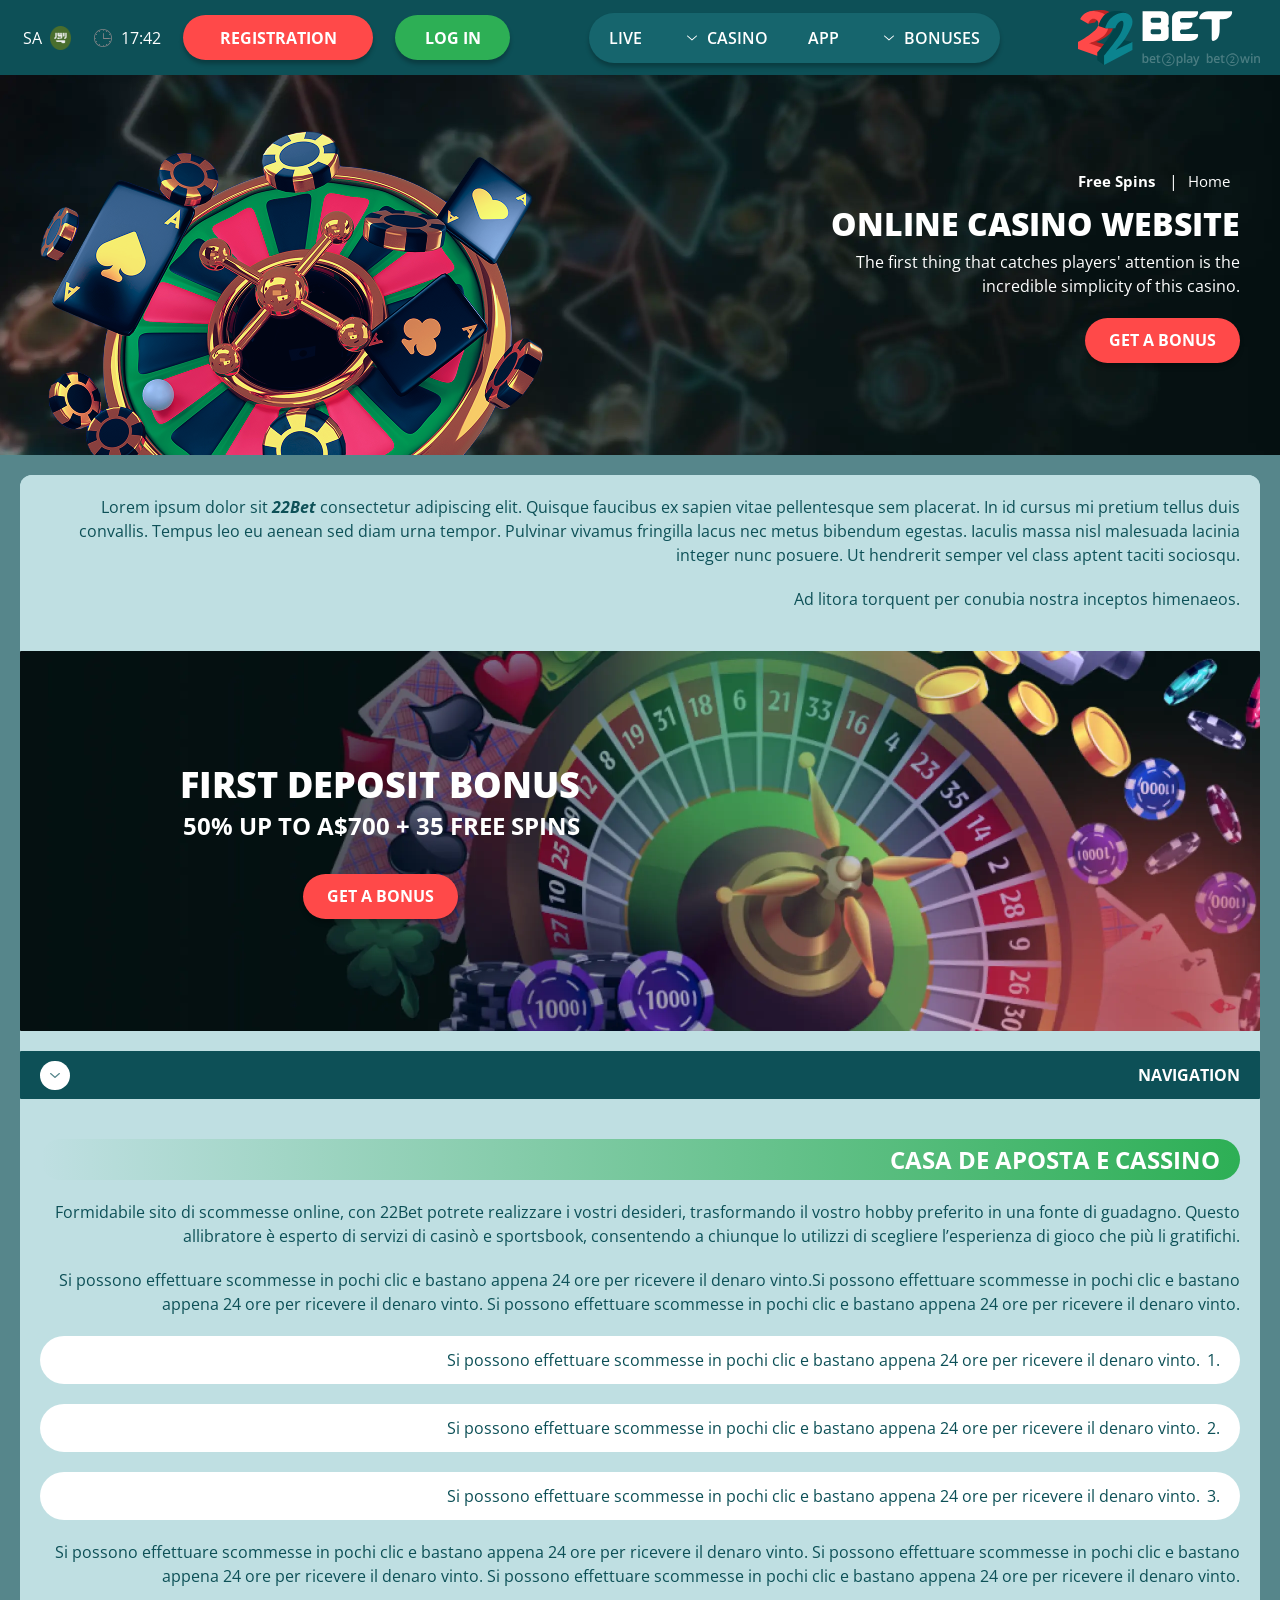
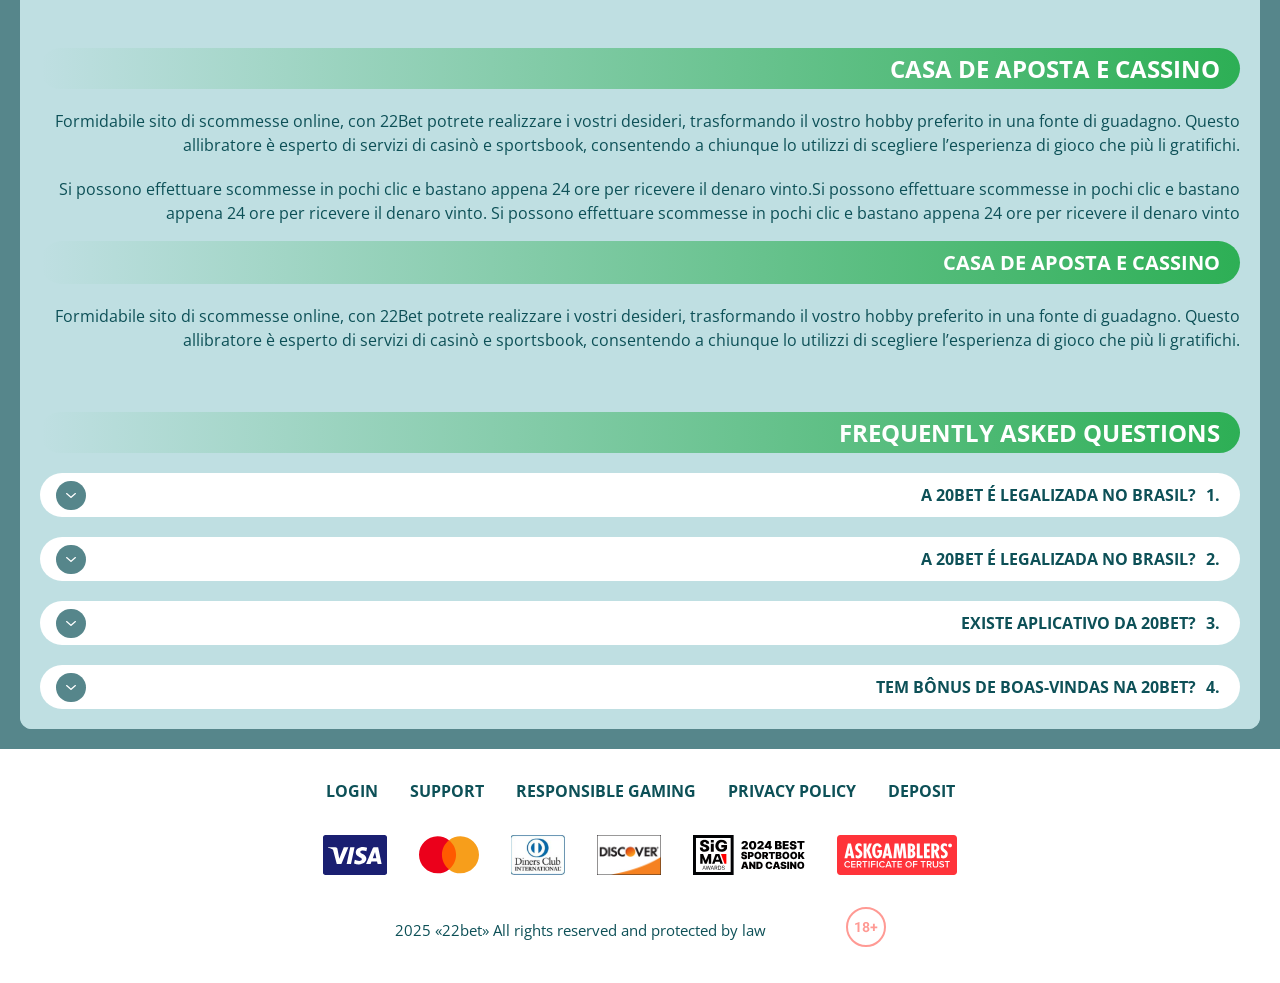
<file: freeSpins.html>
<!DOCTYPE html>
<html lang="sa">
  <head>
    <meta charset="UTF-8" />
   
    <meta name="viewport" content="width=device-width, initial-scale=1.0" />
    <title>22Bet </title>
    <meta name="description" content />
    <meta property="og:site_name" content />
    <meta property="og:title" content />
    <meta property="og:type" content="website" />
    <meta property="og:url" content />
    <meta property="og:image" content />
    <meta property="og:image:alt" content />
    <meta property="og:locale" content="sa" />
    <meta property="og:description" content />
    <link rel="preconnect" href="https://fonts.googleapis.com" />
    <link rel="preconnect" href="https://fonts.gstatic.com" crossorigin="anonymous" />
   <link href="https://fonts.googleapis.com/css2?family=Open+Sans:ital,wght@0,300..800;1,300..800&display=swap" rel="stylesheet">
<link href="https://fonts.googleapis.com/css?family=Roboto+Condensed&display=swap" rel="stylesheet">

   <link rel="stylesheet" href="./css/reset.css" />
    <link rel="stylesheet" href="./css/main.css" />
    <link rel="stylesheet" href="./css/media.css"/>
    <link rel="icon" href="./images/Group.png" type="image/x-icon"/>
    <script
    src="https://code.jquery.com/jquery-3.6.1.min.js"
    integrity="sha256-o88AwQnZB+VDvE9tvIXrMQaPlFFSUTR+nldQm1LuPXQ="
    crossorigin="anonymous"
  ></script>
  </head>
  <body>
    <header class="header">
      <section class="content header__content">
        <a href="./index.html" class="logo header__logo"
          ><img src="./images/logo.svg" alt="logo" title
        /></a>
        <button class="header__btn-menu" >
          <svg width="16px" height="16px" viewBox="0 0 16 16" xmlns="http://www.w3.org/2000/svg">
              <rect y="0" width="16" height="3" rx="1.5"></rect>
              <rect y="6.5" width="16" height="3" rx="1.5"></rect>
              <rect y="13" width="16" height="3" rx="1.5"></rect>
            </svg>
        </button>

          <nav class="menu header__menu">
            <ul class="header__menu-list">
                
              <li class="">
              <div class="header__menu-wrapper">
                <div class="js-button-expander js-button-expander--menu" >
                <a href="./bonus.html" >
                <span>Bonuses</span>
              </a>
              </div>
              <div class="header__menu-wrap js-expand-content js-expand-content--menu">
                <ul >
                  <li>
                    <a href="./freeSpins.html">
                    <span>Free Spins</span>
                  </a></li>
                  <li><a href="./promoCode.html">
                    <span>Promo Code</span>
                  </a>
                </li>
                  <li><a href="./welcomeBonus.html">
                    <span>Welcome Bonus</span>
                  </a>
                </li>
                <li><a href="./vip.html">
                    <span>VIP</span>
                  </a>
                </li>
                </ul>
              </div>
              </div>
               <a href="./bonus.html" class="header__menu-item">
                <span>Bonuses</span>
              </a>
            </li>
              <li>
                <a href="./app.html">
                 App
                </a>
              </li>
              
              <li class="">
              <div class="header__menu-wrapper">
                <div class="js-button-expander js-button-expander--menu" >
                <a href="./casino.html" >
                <span> Casino</span>
              </a>
              </div>
              <div class="header__menu-wrap js-expand-content js-expand-content--menu">
                <ul >
                  <li>
                    <a href="./slots.html">
                    <span>Slots</span>
                  </a></li>
                 
                </ul>
              </div>
              </div>
               <a href="./casino.html" class="header__menu-item">
                <span>Casino</span>
              </a>
            </li>
               <li>
                <a href="./live.html">
               Live
                </a>
              </li>
              <li>
                    <a href="./freeSpins.html">
                    <span>Free Spins</span>
                  </a></li>
                  <li><a href="./promoCode.html">
                    <span>Promo Code</span>
                  </a>
                </li>
                  <li><a href="./welcomeBonus.html">
                    <span>Welcome Bonus</span>
                  </a>
                </li>
                <li><a href="./vip.html">
                    <span>VIP</span>
                  </a>
                </li>
             <li>
                    <a href="./slots.html">
                    <span>Slots</span>
                  </a></li>
             
             
            </ul>
            <div class="header__button header__button-menu " >
              <a href="#" class="button  button__login-menu">log in</a>
              <a href="#" class="button button__menu">registration</a>
            </div>
           
          </nav>
            <a href="#" class="button button__login">log in</a>
            <a href="#" class="button button__singup">registration</a>
            <div id="clock" class="header__time">00:00</div>
            <a href="" class="header__flag">
              <span>sa</span>
                <span><img src="./images/flag.png" alt="flag" title /></span>
                
              </a>
      </section>
    </header>
     <main class="main home main-page">
        <section class=" hero hero__page">
           
              <div class="background">
              <img src="./images/main/bg-main.webp" alt="hero" title />
               <div class="background__decor">
              <img src="./images/layout-images/decor-bgFS.png" alt="hero" title />
              
            </div>
            </div>
            <div class="hero__wrapper hero__wrapper-page">
              <div class="hero__data hero__data-bonus">
                <ul
                class="breadcrumbs "
                
              >
                <li
                  
                >
                  <a href="#" >
                    <span >Home</span></a
                  >
                 
                </li>
                <li
                  
                >
                  <a href="#" > <span >Free Spins</span></a>
                 
                </li>
              </ul>
                <h1 class="title general hero__title">
                  Online Casino Website
                </h1>
                 <p class="hero__text">The first thing that catches players' attention is the incredible simplicity of this casino.</p>
               
                <a href="#" class="button  hero__button ">Get a Bonus</a>
               
              </div>
             
            </div>
          </section>
      <section class="main__wrap main__wrap-page">
       
       <section class="content__wrapper content__wrapper-page">

         
        
       
          <section class="content article">
            <p>
             Lorem ipsum dolor sit <a href="#">22Bet</a> consectetur adipiscing elit. Quisque faucibus ex sapien vitae pellentesque sem placerat. In id cursus mi pretium tellus duis convallis. Tempus leo eu aenean sed diam urna tempor. Pulvinar vivamus fringilla lacus nec metus bibendum egestas. Iaculis massa nisl malesuada lacinia integer nunc posuere. Ut hendrerit semper vel class aptent taciti sociosqu.
            </p>
            <p>
             Ad litora torquent per conubia nostra inceptos himenaeos.
            </p>
          </section>
         
             
               <section class="content banner banner-main">
            <div class="background banner__background">
              
              <img src="./images/layout-images/banner-freeSpin.webp" alt="banner" title />
              
            </div>
            <div class="banner__info">
              
              <h2 class="title high banner__title-main">
                  
               first Deposit Bonus
              </h2>
            <p class="banner__subtitle">50% up to A$700 + 35 Free spins</p>
              <a href="#" class="button banner__button">Get a Bonus</a>
            </div>
          </section>
        
         <section class="content menu-review__content">
              

            
                <div class="menu__review-desk menu__review-content">Navigation</div>
                <ul class="menu__review menu__review-list">
                  <li><a href="#">Lorem ipsum dolor sit</a></li>
                    <li><a href="#">Amet consectetur adipiscing</a></li>
                      <li><a href="#">Quisque faucibus ex sapien vitae</a></li>
                        <li><a href="#">Ut hendrerit sempero</a></li>
                          <li><a href="#">Pulvinar vivamus fringilla</a></li>
                           <li><a href="#">Ad litora torquent per conubia</a></li>
                         
                          
                </ul>
             
          
          </section>
          
          
        
          <section class="content article">
            <h2 class="title high article__title">Casa de Aposta e Cassino</h2>
             
            <p>
             Formidabile sito di scommesse online, con 22Bet potrete realizzare i vostri desideri, trasformando il vostro hobby preferito in una fonte di guadagno. Questo allibratore è esperto di servizi di casinò e sportsbook, consentendo a chiunque lo utilizzi di scegliere l’esperienza di gioco che più li gratifichi.
            </p>
            <p>
             Si possono effettuare scommesse in pochi clic e bastano appena 24 ore per ricevere il denaro vinto.Si possono effettuare scommesse in pochi clic e bastano appena 24 ore per ricevere il denaro vinto. Si possono effettuare scommesse in pochi clic e bastano appena 24 ore per ricevere il denaro vinto.
            </p>
           <ol>
              <li>Si possono effettuare scommesse in pochi clic e bastano appena 24 ore per ricevere il denaro vinto.</li>
              <li>Si possono effettuare scommesse in pochi clic e bastano appena 24 ore per ricevere il denaro vinto.</li>
              <li>Si possono effettuare scommesse in pochi clic e bastano appena 24 ore per ricevere il denaro vinto.</li>
            </ol>
            <p>Si possono effettuare scommesse in pochi clic e bastano appena 24 ore per ricevere il denaro vinto. Si possono effettuare scommesse in pochi clic e bastano appena 24 ore per ricevere il denaro vinto. Si possono effettuare scommesse in pochi clic e bastano appena 24 ore per ricevere il denaro vinto.</p>
          </section>
         
         
           <section class="content article">
            <h2 class="title high article__title">Casa de Aposta e Cassino</h2>
            <p>Formidabile sito di scommesse online, con 22Bet potrete realizzare i vostri desideri, trasformando il vostro hobby preferito in una fonte di guadagno. Questo allibratore è esperto di servizi di casinò e sportsbook, consentendo a chiunque lo utilizzi di scegliere l’esperienza di gioco che più li gratifichi.</p>
            <p>Si possono effettuare scommesse in pochi clic e bastano appena 24 ore per ricevere il denaro vinto.Si possono effettuare scommesse in pochi clic e bastano appena 24 ore per ricevere il denaro vinto. Si possono effettuare scommesse in pochi clic e bastano appena 24 ore per ricevere il denaro vinto</p>
            <h3>Casa de Aposta e Cassino</h3>
            <p>Formidabile sito di scommesse online, con 22Bet potrete realizzare i vostri desideri, trasformando il vostro hobby preferito in una fonte di guadagno. Questo allibratore è esperto di servizi di casinò e sportsbook, consentendo a chiunque lo utilizzi di scegliere l’esperienza di gioco che più li gratifichi.</p>
           </section>

          <section class="content faq">
            <h2 class="title high faq__title">Frequently Asked Questions</h2>
            <ul class="faq__list " >
              <li class="faq__item"  >
                <h3 class="title medium faq__subtitle js-button-expander js-button-expander--faq"  >A 20Bet é legalizada no Brasil?
                 </h3>
                <div  class="faq__answer js-expand-content js-expand-content--faq" >
                  <p  >
                    Sim, a casa de apostas tem licença emitida por Curaçao, que é reconhecida no Brasil e a permite atuar por aqui.
                  </p>
                </div>
              </li>
              <li class="faq__item"  >
                <h3 class="title medium faq__subtitle js-button-expander js-button-expander--faq"  >A 20Bet é legalizada no Brasil?</h3>
                <div class="faq__answer js-expand-content js-expand-content--faq" >
                  <p  >
                    Sim, a casa de apostas tem licença emitida por Curaçao, que é reconhecida no Brasil e a permite atuar por aqui.
                  </p>
                </div>
              </li> 
              <li class="faq__item"  >
                <h3 class="title medium faq__subtitle js-button-expander js-button-expander--faq"  >Existe aplicativo da 20Bet?</h3>
                <div class="faq__answer js-expand-content js-expand-content--faq" >
                  <p  >
                   Sim, disponível para sistemas operacionais iOS e Android.
                  </p>
                </div>
              </li> 
              <li class="faq__item"  >
                <h3 class="title medium faq__subtitle js-button-expander js-button-expander--faq"  >Tem bônus de boas-vindas na 20Bet?</h3>
                <div class="faq__answer js-expand-content js-expand-content--faq" >
                  <p  >
                   O pacote especial para novos usuários da 20Bet paga 100% sobre o primeiro depósito, com limite de 600 BRL.
                  </p>
                </div>
              </li> 
             
            </ul>
          </section>
          
        </section> 
      
        <div class=""  onclick="scrollToTop()">
          <button class="main__arrow" id="scrollToTopBtn"></button>
        </div> 
        
      </section>
    </main> 
    <footer class=" footer ">
      <section class="content footer__content">
        <ul class="footer__menu">
         <li><a href="./login.html">Login</a></li>
         <li><a href="./support.html">Support</a></li>
         <li><a href="./responsible.html">Responsible Gaming</a></li>
         <li><a href="./policy.html">Privacy Policy</a></li>
         <li><a href="./deposit.html">Deposit</a></li>
        </ul>
       
          <ul class="footer__cards-list">
           
            <li>
              <a href="#"
                ><img src="./images/visa.svg" alt="cardvisa" title
              /></a>
            </li>
            <li>
              <a href="#"
                ><img
                  src="./images/mastercard.svg"
                  alt="mastercard"
                  title
              /></a>
            </li>
            <li>
                <a href="#"
                  ><img src="./images/diners.svg" alt="diners" title
                /></a>
              </li>
              <li>
                <a href="#"
                  ><img src="./images/discover.svg" alt="discover" title
                /></a>
              </li>
              <li>
                <a href="#"
                  ><img src="./images/sigma.svg" alt="sigma" title
                /></a>
              </li>
              <li>
                <a href="#"
                  ><img src="./images/ask.svg" alt="ask" title
                /></a>
              </li>
            
          </ul>
       
        <div class="footer__wrapp">
          <div class="footer__text">
           
            <p>2025 «22bet» All rights reserved and protected by law

</p>
           
          </div>
          <div class="footer__age">
            <img src="./images/age.svg" alt="age" title />
          </div>
        </div>
      
      </section>
    </footer>
    <script src="./js/arrowUp.js" defer></script>
    <script src="./js/sidebar.js" defer></script>
    <script src="./js/expander.js" defer></script>
    <script src="./js/mobile-menu.js" defer></script>
    <script src="./js/clock.js" defer></script>
  </body>
</html>
</file>
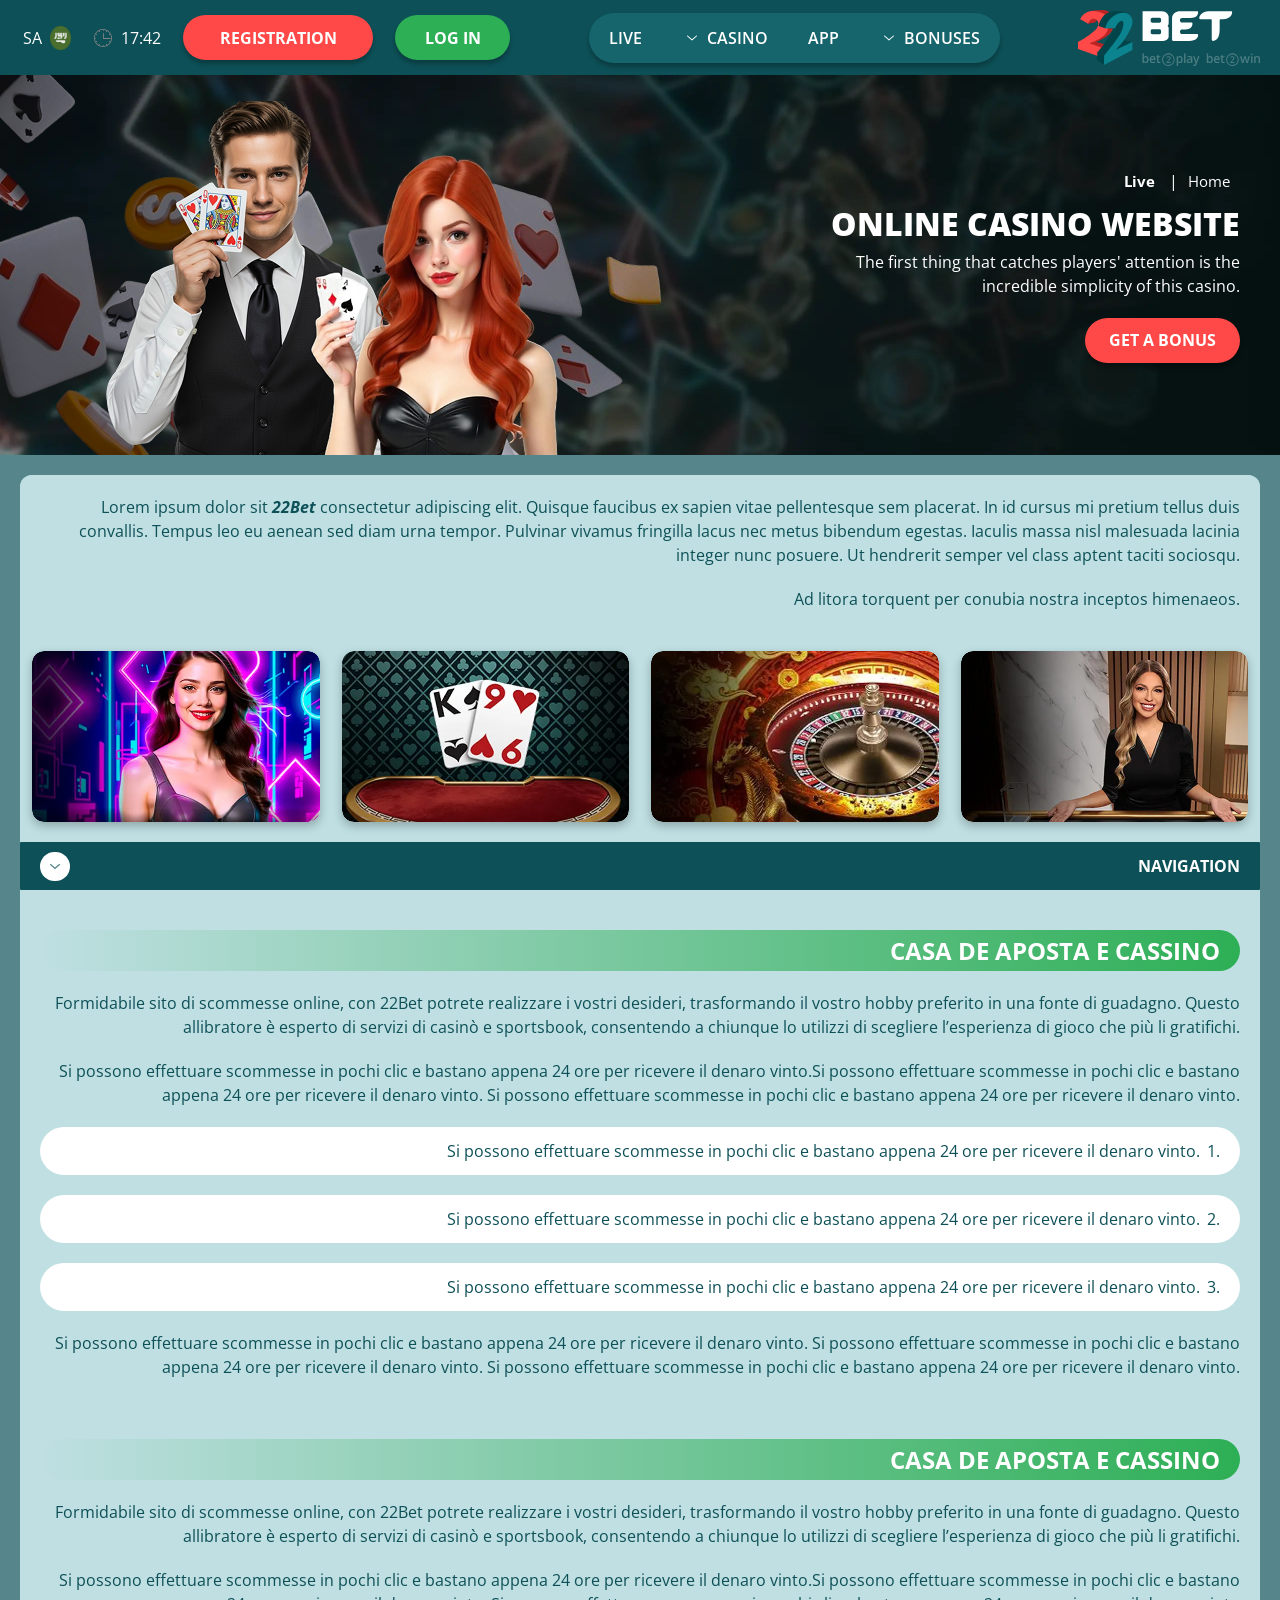
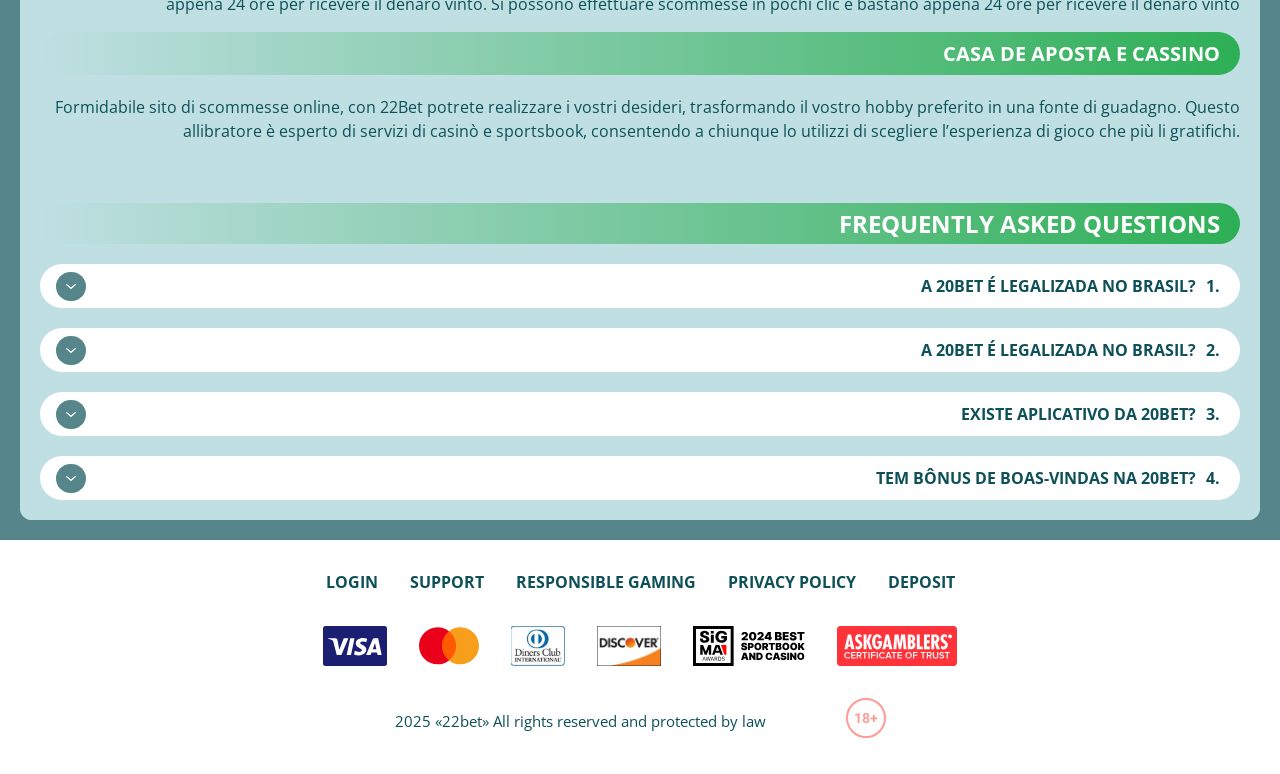
<file: live.html>
<!DOCTYPE html>
<html lang="sa">
  <head>
    <meta charset="UTF-8" />
   
    <meta name="viewport" content="width=device-width, initial-scale=1.0" />
    <title>22Bet </title>
    <meta name="description" content />
    <meta property="og:site_name" content />
    <meta property="og:title" content />
    <meta property="og:type" content="website" />
    <meta property="og:url" content />
    <meta property="og:image" content />
    <meta property="og:image:alt" content />
    <meta property="og:locale" content="sa" />
    <meta property="og:description" content />
    <link rel="preconnect" href="https://fonts.googleapis.com" />
    <link rel="preconnect" href="https://fonts.gstatic.com" crossorigin="anonymous" />
   <link href="https://fonts.googleapis.com/css2?family=Open+Sans:ital,wght@0,300..800;1,300..800&display=swap" rel="stylesheet">
<link href="https://fonts.googleapis.com/css?family=Roboto+Condensed&display=swap" rel="stylesheet">

   <link rel="stylesheet" href="./css/reset.css" />
    <link rel="stylesheet" href="./css/main.css" />
    <link rel="stylesheet" href="./css/media.css"/>
    <link rel="icon" href="./images/Group.png" type="image/x-icon"/>
    <script
    src="https://code.jquery.com/jquery-3.6.1.min.js"
    integrity="sha256-o88AwQnZB+VDvE9tvIXrMQaPlFFSUTR+nldQm1LuPXQ="
    crossorigin="anonymous"
  ></script>
  </head>
  <body>
    <header class="header">
      <section class="content header__content">
        <a href="./index.html" class="logo header__logo"
          ><img src="./images/logo.svg" alt="logo" title
        /></a>
        <button class="header__btn-menu" >
          <svg width="16px" height="16px" viewBox="0 0 16 16" xmlns="http://www.w3.org/2000/svg">
              <rect y="0" width="16" height="3" rx="1.5"></rect>
              <rect y="6.5" width="16" height="3" rx="1.5"></rect>
              <rect y="13" width="16" height="3" rx="1.5"></rect>
            </svg>
        </button>

          <nav class="menu header__menu">
            <ul class="header__menu-list">
                
              <li class="">
              <div class="header__menu-wrapper">
                <div class="js-button-expander js-button-expander--menu" >
                <a href="./bonus.html" >
                <span>Bonuses</span>
              </a>
              </div>
              <div class="header__menu-wrap js-expand-content js-expand-content--menu">
                <ul >
                  <li>
                    <a href="./freeSpins.html">
                    <span>Free Spins</span>
                  </a></li>
                  <li><a href="./promoCode.html">
                    <span>Promo Code</span>
                  </a>
                </li>
                  <li><a href="./welcomeBonus.html">
                    <span>Welcome Bonus</span>
                  </a>
                </li>
                <li><a href="./vip.html">
                    <span>VIP</span>
                  </a>
                </li>
                </ul>
              </div>
              </div>
               <a href="./bonus.html" class="header__menu-item">
                <span>Bonuses</span>
              </a>
            </li>
              <li>
                <a href="./app.html">
                 App
                </a>
              </li>
              
              <li class="">
              <div class="header__menu-wrapper">
                <div class="js-button-expander js-button-expander--menu" >
                <a href="./casino.html" >
                <span> Casino</span>
              </a>
              </div>
              <div class="header__menu-wrap js-expand-content js-expand-content--menu">
                <ul >
                  <li>
                    <a href="./slots.html">
                    <span>Slots</span>
                  </a></li>
                 
                </ul>
              </div>
              </div>
               <a href="./casino.html" class="header__menu-item">
                <span>Casino</span>
              </a>
            </li>
               <li>
                <a href="./live.html">
               Live
                </a>
              </li>
              <li>
                    <a href="./freeSpins.html">
                    <span>Free Spins</span>
                  </a></li>
                  <li><a href="./promoCode.html">
                    <span>Promo Code</span>
                  </a>
                </li>
                  <li><a href="./welcomeBonus.html">
                    <span>Welcome Bonus</span>
                  </a>
                </li>
                <li><a href="./vip.html">
                    <span>VIP</span>
                  </a>
                </li>
             <li>
                    <a href="./slots.html">
                    <span>Slots</span>
                  </a></li>
             
             
            </ul>
            <div class="header__button header__button-menu " >
              <a href="#" class="button  button__login-menu">log in</a>
              <a href="#" class="button button__menu">registration</a>
            </div>
           
          </nav>
            <a href="#" class="button button__login">log in</a>
            <a href="#" class="button button__singup">registration</a>
            <div id="clock" class="header__time">00:00</div>
            <a href="" class="header__flag">
              <span>sa</span>
                <span><img src="./images/flag.png" alt="flag" title /></span>
               
              </a>
      </section>
    </header>
     <main class="main home main-page">
        <section class=" hero hero__page">
           
          <div class="background">
              <img src="./images/main/bg-main.webp" alt="hero" title />
               <div class="background__decor">
              <img src="./images/live/decor-bgLive.png" alt="hero" title />
              
            </div>
            </div>
            <div class="hero__wrapper hero__wrapper-page">
              <div class="hero__data hero__data-bonus">
                <ul
                class="breadcrumbs "
                
              >
                <li
                  
                >
                  <a href="#" >
                    <span >Home</span></a
                  >
                 
                </li>
                <li
                  
                >
                  <a href="#" > <span >Live</span></a>
                 
                </li>
              </ul>
                <h1 class="title general hero__title">
                  Online Casino Website
                </h1>
                 <p class="hero__text">The first thing that catches players' attention is the incredible simplicity of this casino.</p>
               
                <a href="#" class="button  hero__button ">Get a Bonus</a>
               
              </div>
             
            </div>
          </section>
      <section class="main__wrap main__wrap-page">
       
       <section class="content__wrapper content__wrapper-page">

         
        
       
          <section class="content article">
            <p>
             Lorem ipsum dolor sit <a href="#">22Bet</a> consectetur adipiscing elit. Quisque faucibus ex sapien vitae pellentesque sem placerat. In id cursus mi pretium tellus duis convallis. Tempus leo eu aenean sed diam urna tempor. Pulvinar vivamus fringilla lacus nec metus bibendum egestas. Iaculis massa nisl malesuada lacinia integer nunc posuere. Ut hendrerit semper vel class aptent taciti sociosqu.
            </p>
            <p>
             Ad litora torquent per conubia nostra inceptos himenaeos.
            </p>
          </section>
               <section class="content casino">
           
              <ul class="casino__list ">
                <li class="casino__item">
                    <div class="casino__wrapper">
                      <img class="casino__img" src="./images/live/card-live1.webp" alt="" title>
                    <div class="casino__hover casino__hover-live">
                        
                        <div class="casino-box">
                            
                        <a href="#" class="button  casino__buttons"><img src="./images/card-button.svg" alt="" title></a>
                        </div>
                    </div>
                    </div>
                    
                </li>
                <li class="casino__item">
                  <div class="casino__wrapper">
                    <img class="casino__img" src="./images/live/card-live2.webp" alt="" title>
                <div class="casino__hover casino__hover-live">
                      
                        <div class="casino-box">
                            
                        <a href="#" class="button  casino__buttons"><img src="./images/card-button.svg" alt="" title></a>
                        </div>
                    </div>
                  </div>
                 
              </li>
              <li class="casino__item">
                <div class="casino__wrapper">
                  <img class="casino__img" src="./images/live/card-live3.webp" alt="" title>
               <div class="casino__hover casino__hover-live">
                        
                        <div class="casino-box">
                            
                        <a href="#" class="button  casino__buttons"><img src="./images/card-button.svg" alt="" title></a>
                        </div>
                    </div>
               
            </li>
             <li class="casino__item">
                <div class="casino__wrapper">
                  <img class="casino__img" src="./images/live/card-live4.webp" alt="" title>
               <div class="casino__hover casino__hover-live">
                        
                        <div class="casino-box">
                            
                        <a href="#" class="button  casino__buttons"><img src="./images/card-button.svg" alt="" title></a>
                        </div>
                    </div>
               
            </li>
           

              </ul>
         </section>
             
        
        
      <section class="content menu-review__content">
              

            
                <div class="menu__review-desk menu__review-content">Navigation</div>
                <ul class="menu__review menu__review-list">
                  <li><a href="#">Lorem ipsum dolor sit</a></li>
                    <li><a href="#">Amet consectetur adipiscing</a></li>
                      <li><a href="#">Quisque faucibus ex sapien vitae</a></li>
                        <li><a href="#">Ut hendrerit sempero</a></li>
                          <li><a href="#">Pulvinar vivamus fringilla</a></li>
                           <li><a href="#">Ad litora torquent per conubia</a></li>
                         
                          
                </ul>
             
          
          </section>
          
        
          <section class="content article">
            <h2 class="title high article__title">Casa de Aposta e Cassino</h2>
             
            <p>
             Formidabile sito di scommesse online, con 22Bet potrete realizzare i vostri desideri, trasformando il vostro hobby preferito in una fonte di guadagno. Questo allibratore è esperto di servizi di casinò e sportsbook, consentendo a chiunque lo utilizzi di scegliere l’esperienza di gioco che più li gratifichi.
            </p>
            <p>
             Si possono effettuare scommesse in pochi clic e bastano appena 24 ore per ricevere il denaro vinto.Si possono effettuare scommesse in pochi clic e bastano appena 24 ore per ricevere il denaro vinto. Si possono effettuare scommesse in pochi clic e bastano appena 24 ore per ricevere il denaro vinto.
            </p>
           <ol>
              <li>Si possono effettuare scommesse in pochi clic e bastano appena 24 ore per ricevere il denaro vinto.</li>
              <li>Si possono effettuare scommesse in pochi clic e bastano appena 24 ore per ricevere il denaro vinto.</li>
              <li>Si possono effettuare scommesse in pochi clic e bastano appena 24 ore per ricevere il denaro vinto.</li>
            </ol>
            <p>Si possono effettuare scommesse in pochi clic e bastano appena 24 ore per ricevere il denaro vinto. Si possono effettuare scommesse in pochi clic e bastano appena 24 ore per ricevere il denaro vinto. Si possono effettuare scommesse in pochi clic e bastano appena 24 ore per ricevere il denaro vinto.</p>
          </section>
         
         
           <section class="content article">
            <h2 class="title high article__title">Casa de Aposta e Cassino</h2>
            <p>Formidabile sito di scommesse online, con 22Bet potrete realizzare i vostri desideri, trasformando il vostro hobby preferito in una fonte di guadagno. Questo allibratore è esperto di servizi di casinò e sportsbook, consentendo a chiunque lo utilizzi di scegliere l’esperienza di gioco che più li gratifichi.</p>
            <p>Si possono effettuare scommesse in pochi clic e bastano appena 24 ore per ricevere il denaro vinto.Si possono effettuare scommesse in pochi clic e bastano appena 24 ore per ricevere il denaro vinto. Si possono effettuare scommesse in pochi clic e bastano appena 24 ore per ricevere il denaro vinto</p>
            <h3>Casa de Aposta e Cassino</h3>
            <p>Formidabile sito di scommesse online, con 22Bet potrete realizzare i vostri desideri, trasformando il vostro hobby preferito in una fonte di guadagno. Questo allibratore è esperto di servizi di casinò e sportsbook, consentendo a chiunque lo utilizzi di scegliere l’esperienza di gioco che più li gratifichi.</p>
           </section>

          <section class="content faq">
            <h2 class="title high faq__title">Frequently Asked Questions</h2>
            <ul class="faq__list " >
              <li class="faq__item"  >
                <h3 class="title medium faq__subtitle js-button-expander js-button-expander--faq"  >A 20Bet é legalizada no Brasil?
                 </h3>
                <div  class="faq__answer js-expand-content js-expand-content--faq" >
                  <p  >
                    Sim, a casa de apostas tem licença emitida por Curaçao, que é reconhecida no Brasil e a permite atuar por aqui.
                  </p>
                </div>
              </li>
              <li class="faq__item"  >
                <h3 class="title medium faq__subtitle js-button-expander js-button-expander--faq"  >A 20Bet é legalizada no Brasil?</h3>
                <div class="faq__answer js-expand-content js-expand-content--faq" >
                  <p  >
                    Sim, a casa de apostas tem licença emitida por Curaçao, que é reconhecida no Brasil e a permite atuar por aqui.
                  </p>
                </div>
              </li> 
              <li class="faq__item"  >
                <h3 class="title medium faq__subtitle js-button-expander js-button-expander--faq"  >Existe aplicativo da 20Bet?</h3>
                <div class="faq__answer js-expand-content js-expand-content--faq" >
                  <p  >
                   Sim, disponível para sistemas operacionais iOS e Android.
                  </p>
                </div>
              </li> 
              <li class="faq__item"  >
                <h3 class="title medium faq__subtitle js-button-expander js-button-expander--faq"  >Tem bônus de boas-vindas na 20Bet?</h3>
                <div class="faq__answer js-expand-content js-expand-content--faq" >
                  <p  >
                   O pacote especial para novos usuários da 20Bet paga 100% sobre o primeiro depósito, com limite de 600 BRL.
                  </p>
                </div>
              </li> 
             
            </ul>
          </section>
          
        </section> 
      
        <div class=""  onclick="scrollToTop()">
          <button class="main__arrow" id="scrollToTopBtn"></button>
        </div> 
        
      </section>
    </main> 
       <footer class=" footer ">
      <section class="content footer__content">
        <ul class="footer__menu">
         <li><a href="./login.html">Login</a></li>
         <li><a href="./support.html">Support</a></li>
         <li><a href="./responsible.html">Responsible Gaming</a></li>
         <li><a href="./policy.html">Privacy Policy</a></li>
         <li><a href="./deposit.html">Deposit</a></li>
        </ul>
       
          <ul class="footer__cards-list">
           
            <li>
              <a href="#"
                ><img src="./images/visa.svg" alt="cardvisa" title
              /></a>
            </li>
            <li>
              <a href="#"
                ><img
                  src="./images/mastercard.svg"
                  alt="mastercard"
                  title
              /></a>
            </li>
            <li>
                <a href="#"
                  ><img src="./images/diners.svg" alt="diners" title
                /></a>
              </li>
              <li>
                <a href="#"
                  ><img src="./images/discover.svg" alt="discover" title
                /></a>
              </li>
              <li>
                <a href="#"
                  ><img src="./images/sigma.svg" alt="sigma" title
                /></a>
              </li>
              <li>
                <a href="#"
                  ><img src="./images/ask.svg" alt="ask" title
                /></a>
              </li>
            
          </ul>
       
        <div class="footer__wrapp">
          <div class="footer__text">
           
            <p>2025 «22bet» All rights reserved and protected by law

</p>
           
          </div>
          <div class="footer__age">
            <img src="./images/age.svg" alt="age" title />
          </div>
        </div>
      
      </section>
    </footer>
    <script src="./js/arrowUp.js" defer></script>
    <script src="./js/sidebar.js" defer></script>
    <script src="./js/expander.js" defer></script>
    <script src="./js/mobile-menu.js" defer></script>
    <script src="./js/clock.js" defer></script>
  </body>
</html>
</file>
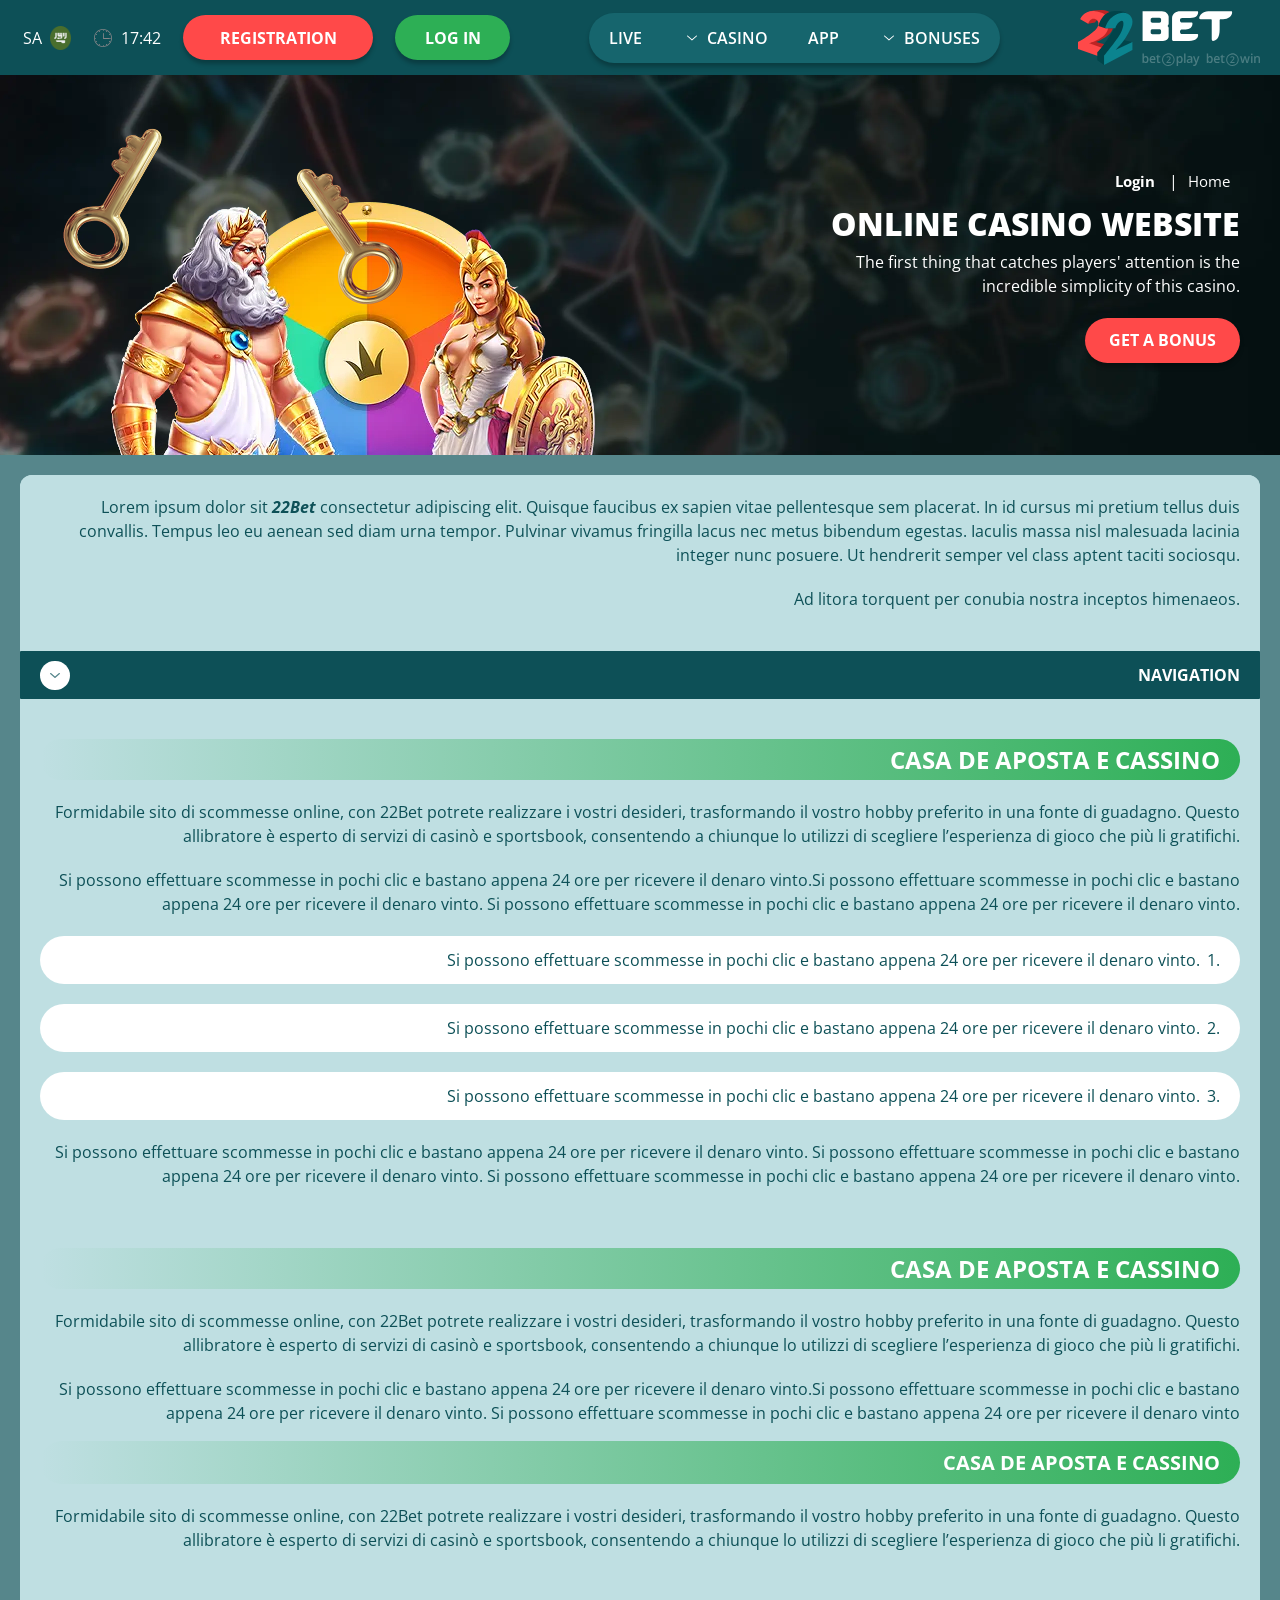
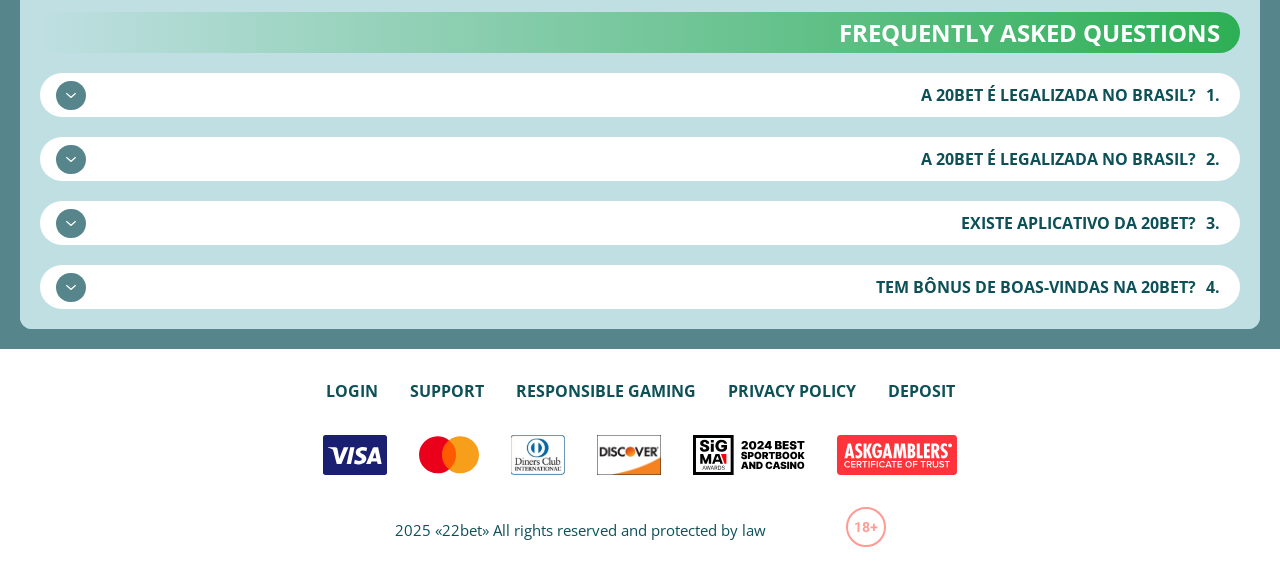
<file: login.html>
<!DOCTYPE html>
<html lang="sa">
  <head>
    <meta charset="UTF-8" />
   
    <meta name="viewport" content="width=device-width, initial-scale=1.0" />
    <title>22Bet </title>
    <meta name="description" content />
    <meta property="og:site_name" content />
    <meta property="og:title" content />
    <meta property="og:type" content="website" />
    <meta property="og:url" content />
    <meta property="og:image" content />
    <meta property="og:image:alt" content />
    <meta property="og:locale" content="sa" />
    <meta property="og:description" content />
    <link rel="preconnect" href="https://fonts.googleapis.com" />
    <link rel="preconnect" href="https://fonts.gstatic.com" crossorigin="anonymous" />
   <link href="https://fonts.googleapis.com/css2?family=Open+Sans:ital,wght@0,300..800;1,300..800&display=swap" rel="stylesheet">
<link href="https://fonts.googleapis.com/css?family=Roboto+Condensed&display=swap" rel="stylesheet">

   <link rel="stylesheet" href="./css/reset.css" />
    <link rel="stylesheet" href="./css/main.css" />
    <link rel="stylesheet" href="./css/media.css"/>
    <link rel="icon" href="./images/Group.png" type="image/x-icon"/>
    <script
    src="https://code.jquery.com/jquery-3.6.1.min.js"
    integrity="sha256-o88AwQnZB+VDvE9tvIXrMQaPlFFSUTR+nldQm1LuPXQ="
    crossorigin="anonymous"
  ></script>
  </head>
  <body>
    <header class="header">
      <section class="content header__content">
        <a href="./index.html" class="logo header__logo"
          ><img src="./images/logo.svg" alt="logo" title
        /></a>
        <button class="header__btn-menu" >
          <svg width="16px" height="16px" viewBox="0 0 16 16" xmlns="http://www.w3.org/2000/svg">
              <rect y="0" width="16" height="3" rx="1.5"></rect>
              <rect y="6.5" width="16" height="3" rx="1.5"></rect>
              <rect y="13" width="16" height="3" rx="1.5"></rect>
            </svg>
        </button>

          <nav class="menu header__menu">
            <ul class="header__menu-list">
                
              <li class="">
              <div class="header__menu-wrapper">
                <div class="js-button-expander js-button-expander--menu" >
                <a href="./bonus.html" >
                <span>Bonuses</span>
              </a>
              </div>
              <div class="header__menu-wrap js-expand-content js-expand-content--menu">
                <ul >
                  <li>
                    <a href="./freeSpins.html">
                    <span>Free Spins</span>
                  </a></li>
                  <li><a href="./promoCode.html">
                    <span>Promo Code</span>
                  </a>
                </li>
                  <li><a href="./welcomeBonus.html">
                    <span>Welcome Bonus</span>
                  </a>
                </li>
                <li><a href="./vip.html">
                    <span>VIP</span>
                  </a>
                </li>
                </ul>
              </div>
              </div>
               <a href="./bonus.html" class="header__menu-item">
                <span>Bonuses</span>
              </a>
            </li>
              <li>
                <a href="./app.html">
                 App
                </a>
              </li>
              
              <li class="">
              <div class="header__menu-wrapper">
                <div class="js-button-expander js-button-expander--menu" >
                <a href="./casino.html" >
                <span> Casino</span>
              </a>
              </div>
              <div class="header__menu-wrap js-expand-content js-expand-content--menu">
                <ul >
                  <li>
                    <a href="./slots.html">
                    <span>Slots</span>
                  </a></li>
                 
                </ul>
              </div>
              </div>
               <a href="./casino.html" class="header__menu-item">
                <span>Casino</span>
              </a>
            </li>
               <li>
                <a href="./live.html">
               Live
                </a>
              </li>
              <li>
                    <a href="./freeSpins.html">
                    <span>Free Spins</span>
                  </a></li>
                  <li><a href="./promoCode.html">
                    <span>Promo Code</span>
                  </a>
                </li>
                  <li><a href="./welcomeBonus.html">
                    <span>Welcome Bonus</span>
                  </a>
                </li>
                <li><a href="./vip.html">
                    <span>VIP</span>
                  </a>
                </li>
             <li>
                    <a href="./slots.html">
                    <span>Slots</span>
                  </a></li>
             
             
            </ul>
            <div class="header__button header__button-menu " >
              <a href="#" class="button  button__login-menu">log in</a>
              <a href="#" class="button button__menu">registration</a>
            </div>
           
          </nav>
            <a href="#" class="button button__login">log in</a>
            <a href="#" class="button button__singup">registration</a>
            <div id="clock" class="header__time">00:00</div>
            <a href="" class="header__flag">
              <span>sa</span>
                <span><img src="./images/flag.png" alt="flag" title /></span>
                
              </a>
      </section>
    </header>
     <main class="main home main-page">
        <section class=" hero hero__page">
           
            <div class="background">
              <img src="./images/main/bg-main.webp" alt="hero" title />
               <div class="background__decor">
              <img src="./images/layout-images/decor-bgLogin.png" alt="hero" title />
              
            </div>
            </div>
            <div class="hero__wrapper hero__wrapper-page">
              <div class="hero__data hero__data-bonus">
                <ul
                class="breadcrumbs "
                
              >
                <li
                  
                >
                  <a href="#" >
                    <span >Home</span></a
                  >
                 
                </li>
                <li
                  
                >
                  <a href="#" > <span >Login</span></a>
                 
                </li>
              </ul>
                <h1 class="title general hero__title">
                  Online Casino Website
                </h1>
                 <p class="hero__text">The first thing that catches players' attention is the incredible simplicity of this casino.</p>
               
                <a href="#" class="button  hero__button ">Get a Bonus</a>
               
              </div>
             
            </div>
          </section>
      <section class="main__wrap main__wrap-page">
       
       <section class="content__wrapper content__wrapper-page">

         
        
       
          <section class="content article">
            <p>
             Lorem ipsum dolor sit <a href="#">22Bet</a> consectetur adipiscing elit. Quisque faucibus ex sapien vitae pellentesque sem placerat. In id cursus mi pretium tellus duis convallis. Tempus leo eu aenean sed diam urna tempor. Pulvinar vivamus fringilla lacus nec metus bibendum egestas. Iaculis massa nisl malesuada lacinia integer nunc posuere. Ut hendrerit semper vel class aptent taciti sociosqu.
            </p>
            <p>
             Ad litora torquent per conubia nostra inceptos himenaeos.
            </p>
          </section>
        
        
              <section class="content menu-review__content">
              

            
                <div class="menu__review-desk menu__review-content">Navigation</div>
                <ul class="menu__review menu__review-list">
                  <li><a href="#">Lorem ipsum dolor sit</a></li>
                    <li><a href="#">Amet consectetur adipiscing</a></li>
                      <li><a href="#">Quisque faucibus ex sapien vitae</a></li>
                        <li><a href="#">Ut hendrerit sempero</a></li>
                          <li><a href="#">Pulvinar vivamus fringilla</a></li>
                           <li><a href="#">Ad litora torquent per conubia</a></li>
                         
                          
                </ul>
             
          
          </section>
          
        
          <section class="content article">
            <h2 class="title high article__title">Casa de Aposta e Cassino</h2>
             
            <p>
             Formidabile sito di scommesse online, con 22Bet potrete realizzare i vostri desideri, trasformando il vostro hobby preferito in una fonte di guadagno. Questo allibratore è esperto di servizi di casinò e sportsbook, consentendo a chiunque lo utilizzi di scegliere l’esperienza di gioco che più li gratifichi.
            </p>
            <p>
             Si possono effettuare scommesse in pochi clic e bastano appena 24 ore per ricevere il denaro vinto.Si possono effettuare scommesse in pochi clic e bastano appena 24 ore per ricevere il denaro vinto. Si possono effettuare scommesse in pochi clic e bastano appena 24 ore per ricevere il denaro vinto.
            </p>
           <ol>
              <li>Si possono effettuare scommesse in pochi clic e bastano appena 24 ore per ricevere il denaro vinto.</li>
              <li>Si possono effettuare scommesse in pochi clic e bastano appena 24 ore per ricevere il denaro vinto.</li>
              <li>Si possono effettuare scommesse in pochi clic e bastano appena 24 ore per ricevere il denaro vinto.</li>
            </ol>
            <p>Si possono effettuare scommesse in pochi clic e bastano appena 24 ore per ricevere il denaro vinto. Si possono effettuare scommesse in pochi clic e bastano appena 24 ore per ricevere il denaro vinto. Si possono effettuare scommesse in pochi clic e bastano appena 24 ore per ricevere il denaro vinto.</p>
          </section>
         
         
           <section class="content article">
            <h2 class="title high article__title">Casa de Aposta e Cassino</h2>
            <p>Formidabile sito di scommesse online, con 22Bet potrete realizzare i vostri desideri, trasformando il vostro hobby preferito in una fonte di guadagno. Questo allibratore è esperto di servizi di casinò e sportsbook, consentendo a chiunque lo utilizzi di scegliere l’esperienza di gioco che più li gratifichi.</p>
            <p>Si possono effettuare scommesse in pochi clic e bastano appena 24 ore per ricevere il denaro vinto.Si possono effettuare scommesse in pochi clic e bastano appena 24 ore per ricevere il denaro vinto. Si possono effettuare scommesse in pochi clic e bastano appena 24 ore per ricevere il denaro vinto</p>
            <h3>Casa de Aposta e Cassino</h3>
            <p>Formidabile sito di scommesse online, con 22Bet potrete realizzare i vostri desideri, trasformando il vostro hobby preferito in una fonte di guadagno. Questo allibratore è esperto di servizi di casinò e sportsbook, consentendo a chiunque lo utilizzi di scegliere l’esperienza di gioco che più li gratifichi.</p>
           </section>

          <section class="content faq">
            <h2 class="title high faq__title">Frequently Asked Questions</h2>
            <ul class="faq__list " >
              <li class="faq__item"  >
                <h3 class="title medium faq__subtitle js-button-expander js-button-expander--faq"  >A 20Bet é legalizada no Brasil?
                 </h3>
                <div  class="faq__answer js-expand-content js-expand-content--faq" >
                  <p  >
                    Sim, a casa de apostas tem licença emitida por Curaçao, que é reconhecida no Brasil e a permite atuar por aqui.
                  </p>
                </div>
              </li>
              <li class="faq__item"  >
                <h3 class="title medium faq__subtitle js-button-expander js-button-expander--faq"  >A 20Bet é legalizada no Brasil?</h3>
                <div class="faq__answer js-expand-content js-expand-content--faq" >
                  <p  >
                    Sim, a casa de apostas tem licença emitida por Curaçao, que é reconhecida no Brasil e a permite atuar por aqui.
                  </p>
                </div>
              </li> 
              <li class="faq__item"  >
                <h3 class="title medium faq__subtitle js-button-expander js-button-expander--faq"  >Existe aplicativo da 20Bet?</h3>
                <div class="faq__answer js-expand-content js-expand-content--faq" >
                  <p  >
                   Sim, disponível para sistemas operacionais iOS e Android.
                  </p>
                </div>
              </li> 
              <li class="faq__item"  >
                <h3 class="title medium faq__subtitle js-button-expander js-button-expander--faq"  >Tem bônus de boas-vindas na 20Bet?</h3>
                <div class="faq__answer js-expand-content js-expand-content--faq" >
                  <p  >
                   O pacote especial para novos usuários da 20Bet paga 100% sobre o primeiro depósito, com limite de 600 BRL.
                  </p>
                </div>
              </li> 
             
            </ul>
          </section>
          
        </section> 
      
        <div class=""  onclick="scrollToTop()">
          <button class="main__arrow" id="scrollToTopBtn"></button>
        </div> 
        
      </section>
    </main> 
      <footer class=" footer ">
      <section class="content footer__content">
        <ul class="footer__menu">
         <li><a href="./login.html">Login</a></li>
         <li><a href="./support.html">Support</a></li>
         <li><a href="./responsible.html">Responsible Gaming</a></li>
         <li><a href="./policy.html">Privacy Policy</a></li>
         <li><a href="./deposit.html">Deposit</a></li>
        </ul>
       
          <ul class="footer__cards-list">
           
            <li>
              <a href="#"
                ><img src="./images/visa.svg" alt="cardvisa" title
              /></a>
            </li>
            <li>
              <a href="#"
                ><img
                  src="./images/mastercard.svg"
                  alt="mastercard"
                  title
              /></a>
            </li>
            <li>
                <a href="#"
                  ><img src="./images/diners.svg" alt="diners" title
                /></a>
              </li>
              <li>
                <a href="#"
                  ><img src="./images/discover.svg" alt="discover" title
                /></a>
              </li>
              <li>
                <a href="#"
                  ><img src="./images/sigma.svg" alt="sigma" title
                /></a>
              </li>
              <li>
                <a href="#"
                  ><img src="./images/ask.svg" alt="ask" title
                /></a>
              </li>
            
          </ul>
       
        <div class="footer__wrapp">
          <div class="footer__text">
           
            <p>2025 «22bet» All rights reserved and protected by law

</p>
           
          </div>
          <div class="footer__age">
            <img src="./images/age.svg" alt="age" title />
          </div>
        </div>
      
      </section>
    </footer>
    <script src="./js/arrowUp.js" defer></script>
    <script src="./js/sidebar.js" defer></script>
    <script src="./js/expander.js" defer></script>
    <script src="./js/mobile-menu.js" defer></script>
    <script src="./js/clock.js" defer></script>
  </body>
</html>
</file>
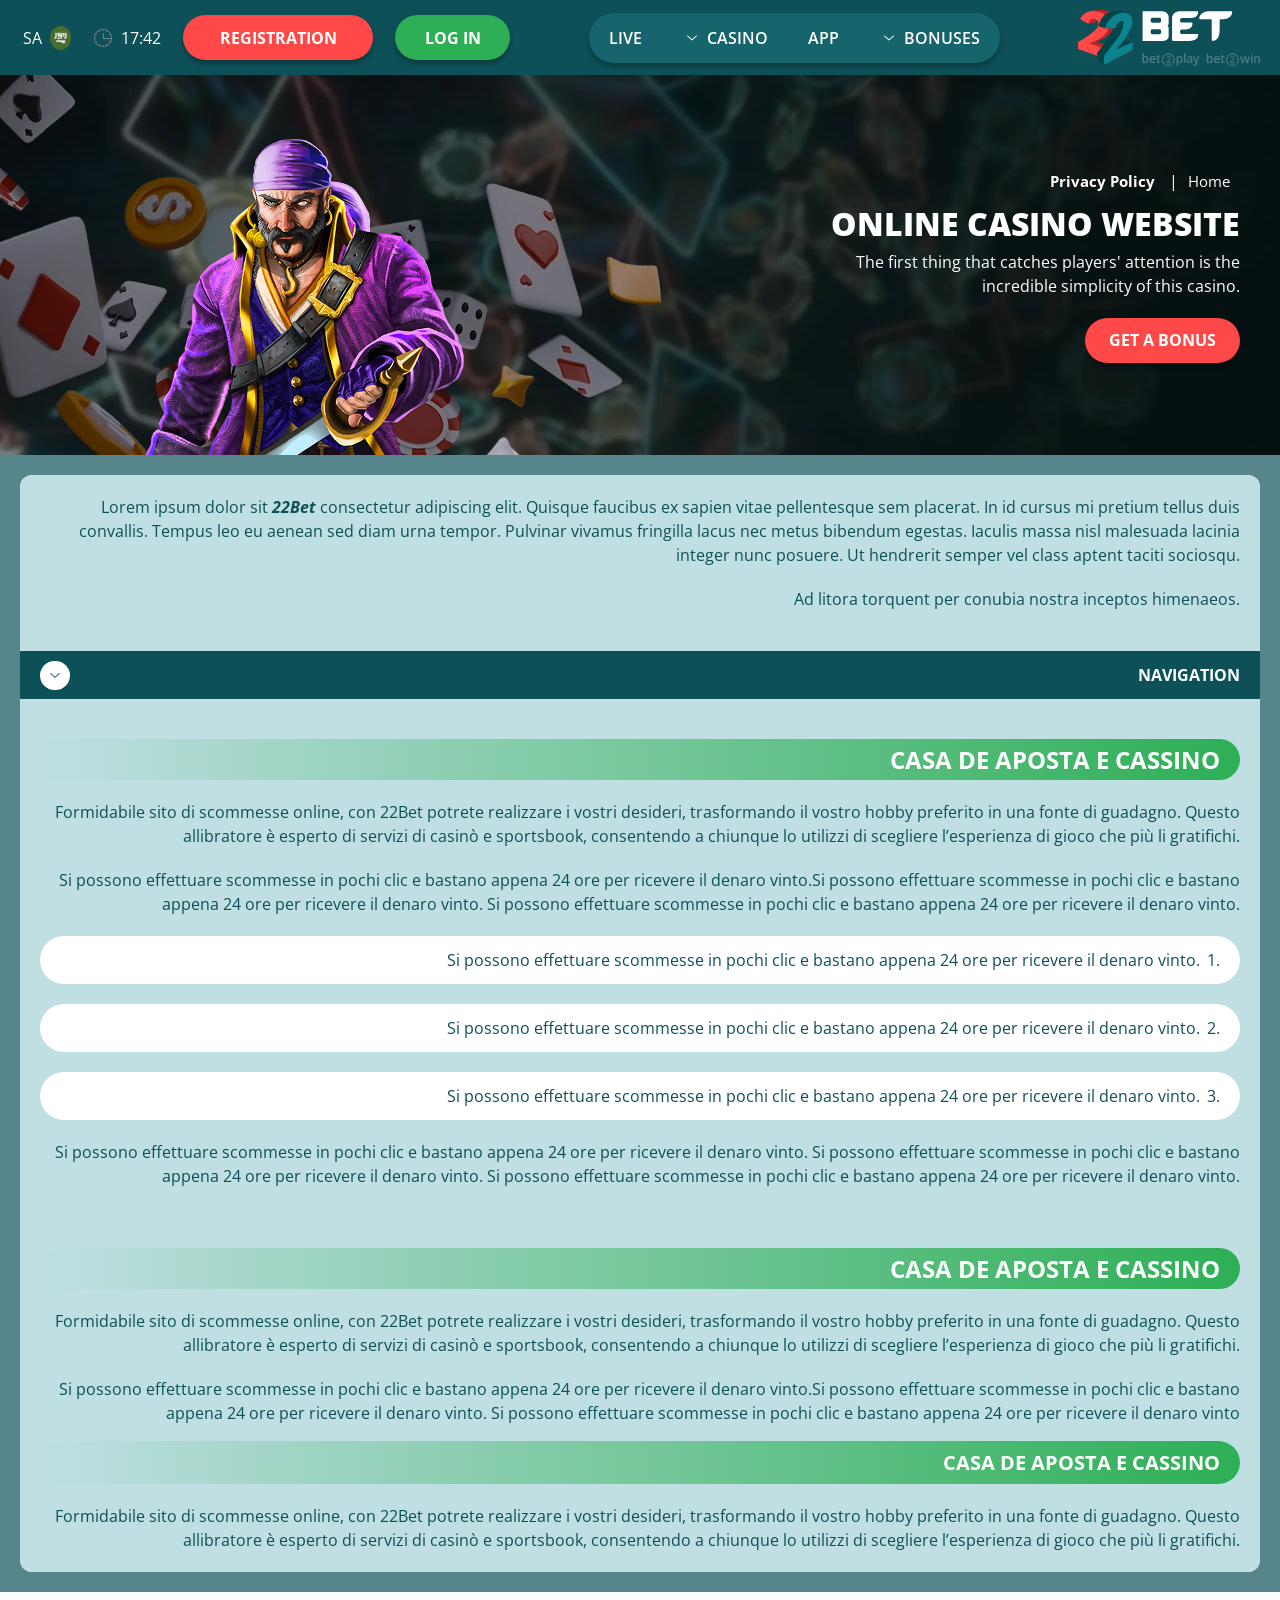
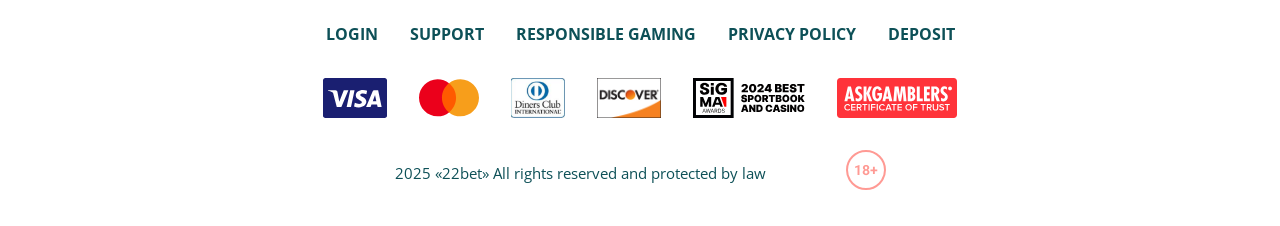
<file: policy.html>
<!DOCTYPE html>
<html lang="sa">
  <head>
    <meta charset="UTF-8" />
   
    <meta name="viewport" content="width=device-width, initial-scale=1.0" />
    <title>22Bet </title>
    <meta name="description" content />
    <meta property="og:site_name" content />
    <meta property="og:title" content />
    <meta property="og:type" content="website" />
    <meta property="og:url" content />
    <meta property="og:image" content />
    <meta property="og:image:alt" content />
    <meta property="og:locale" content="sa" />
    <meta property="og:description" content />
    <link rel="preconnect" href="https://fonts.googleapis.com" />
    <link rel="preconnect" href="https://fonts.gstatic.com" crossorigin="anonymous" />
   <link href="https://fonts.googleapis.com/css2?family=Open+Sans:ital,wght@0,300..800;1,300..800&display=swap" rel="stylesheet">
<link href="https://fonts.googleapis.com/css?family=Roboto+Condensed&display=swap" rel="stylesheet">

   <link rel="stylesheet" href="./css/reset.css" />
    <link rel="stylesheet" href="./css/main.css" />
    <link rel="stylesheet" href="./css/media.css"/>
    <link rel="icon" href="./images/Group.png" type="image/x-icon"/>
    <script
    src="https://code.jquery.com/jquery-3.6.1.min.js"
    integrity="sha256-o88AwQnZB+VDvE9tvIXrMQaPlFFSUTR+nldQm1LuPXQ="
    crossorigin="anonymous"
  ></script>
  </head>
  <body>
    <header class="header">
      <section class="content header__content">
        <a href="./index.html" class="logo header__logo"
          ><img src="./images/logo.svg" alt="logo" title
        /></a>
        <button class="header__btn-menu" >
          <svg width="16px" height="16px" viewBox="0 0 16 16" xmlns="http://www.w3.org/2000/svg">
              <rect y="0" width="16" height="3" rx="1.5"></rect>
              <rect y="6.5" width="16" height="3" rx="1.5"></rect>
              <rect y="13" width="16" height="3" rx="1.5"></rect>
            </svg>
        </button>

          <nav class="menu header__menu">
            <ul class="header__menu-list">
                
              <li class="">
              <div class="header__menu-wrapper">
                <div class="js-button-expander js-button-expander--menu" >
                <a href="./bonus.html" >
                <span>Bonuses</span>
              </a>
              </div>
              <div class="header__menu-wrap js-expand-content js-expand-content--menu">
                <ul >
                  <li>
                    <a href="./freeSpins.html">
                    <span>Free Spins</span>
                  </a></li>
                  <li><a href="./promoCode.html">
                    <span>Promo Code</span>
                  </a>
                </li>
                  <li><a href="./welcomeBonus.html">
                    <span>Welcome Bonus</span>
                  </a>
                </li>
                <li><a href="./vip.html">
                    <span>VIP</span>
                  </a>
                </li>
                </ul>
              </div>
              </div>
               <a href="./bonus.html" class="header__menu-item">
                <span>Bonuses</span>
              </a>
            </li>
              <li>
                <a href="./app.html">
                 App
                </a>
              </li>
              
              <li class="">
              <div class="header__menu-wrapper">
                <div class="js-button-expander js-button-expander--menu" >
                <a href="./casino.html" >
                <span> Casino</span>
              </a>
              </div>
              <div class="header__menu-wrap js-expand-content js-expand-content--menu">
                <ul >
                  <li>
                    <a href="./slots.html">
                    <span>Slots</span>
                  </a></li>
                 
                </ul>
              </div>
              </div>
               <a href="./casino.html" class="header__menu-item">
                <span>Casino</span>
              </a>
            </li>
               <li>
                <a href="./live.html">
               Live
                </a>
              </li>
              <li>
                    <a href="./freeSpins.html">
                    <span>Free Spins</span>
                  </a></li>
                  <li><a href="./promoCode.html">
                    <span>Promo Code</span>
                  </a>
                </li>
                  <li><a href="./welcomeBonus.html">
                    <span>Welcome Bonus</span>
                  </a>
                </li>
                <li><a href="./vip.html">
                    <span>VIP</span>
                  </a>
                </li>
             <li>
                    <a href="./slots.html">
                    <span>Slots</span>
                  </a></li>
             
             
            </ul>
            <div class="header__button header__button-menu " >
              <a href="#" class="button  button__login-menu">log in</a>
              <a href="#" class="button button__menu">registration</a>
            </div>
           
          </nav>
            <a href="#" class="button button__login">log in</a>
            <a href="#" class="button button__singup">registration</a>
            <div id="clock" class="header__time">00:00</div>
            <a href="" class="header__flag">
              <span>sa</span>
                <span><img src="./images/flag.png" alt="flag" title /></span>
               
              </a>
      </section>
    </header>
     <main class="main home main-page">
        <section class=" hero hero__page">
           
           <div class="background">
              <img src="./images/main/bg-main.webp" alt="hero" title />
               <div class="background__decor">
              <img src="./images/layout-images/decor-bgPolicy.png" alt="hero" title />
              
            </div>
            </div>
            <div class="hero__wrapper hero__wrapper-page">
              <div class="hero__data hero__data-bonus">
                <ul
                class="breadcrumbs "
                
              >
                <li
                  
                >
                  <a href="#" >
                    <span >Home</span></a
                  >
                 
                </li>
                <li
                  
                >
                  <a href="#" > <span >Privacy Policy</span></a>
                 
                </li>
              </ul>
                <h1 class="title general hero__title">
                  Online Casino Website
                </h1>
                 <p class="hero__text">The first thing that catches players' attention is the incredible simplicity of this casino.</p>
               
                <a href="#" class="button  hero__button ">Get a Bonus</a>
               
              </div>
             
            </div>
          </section>
      <section class="main__wrap main__wrap-page">
       
       <section class="content__wrapper content__wrapper-page">

         
        
       
          <section class="content article">
            <p>
             Lorem ipsum dolor sit <a href="#">22Bet</a> consectetur adipiscing elit. Quisque faucibus ex sapien vitae pellentesque sem placerat. In id cursus mi pretium tellus duis convallis. Tempus leo eu aenean sed diam urna tempor. Pulvinar vivamus fringilla lacus nec metus bibendum egestas. Iaculis massa nisl malesuada lacinia integer nunc posuere. Ut hendrerit semper vel class aptent taciti sociosqu.
            </p>
            <p>
             Ad litora torquent per conubia nostra inceptos himenaeos.
            </p>
          </section>
        
            <section class="content menu-review__content">
              

            
                <div class="menu__review-desk menu__review-content">Navigation</div>
                <ul class="menu__review menu__review-list">
                  <li><a href="#">Lorem ipsum dolor sit</a></li>
                    <li><a href="#">Amet consectetur adipiscing</a></li>
                      <li><a href="#">Quisque faucibus ex sapien vitae</a></li>
                        <li><a href="#">Ut hendrerit sempero</a></li>
                          <li><a href="#">Pulvinar vivamus fringilla</a></li>
                           <li><a href="#">Ad litora torquent per conubia</a></li>
                         
                          
                </ul>
             
          
          </section>
          
        
          <section class="content article">
            <h2 class="title high article__title">Casa de Aposta e Cassino</h2>
             
            <p>
             Formidabile sito di scommesse online, con 22Bet potrete realizzare i vostri desideri, trasformando il vostro hobby preferito in una fonte di guadagno. Questo allibratore è esperto di servizi di casinò e sportsbook, consentendo a chiunque lo utilizzi di scegliere l’esperienza di gioco che più li gratifichi.
            </p>
            <p>
             Si possono effettuare scommesse in pochi clic e bastano appena 24 ore per ricevere il denaro vinto.Si possono effettuare scommesse in pochi clic e bastano appena 24 ore per ricevere il denaro vinto. Si possono effettuare scommesse in pochi clic e bastano appena 24 ore per ricevere il denaro vinto.
            </p>
           <ol>
              <li>Si possono effettuare scommesse in pochi clic e bastano appena 24 ore per ricevere il denaro vinto.</li>
              <li>Si possono effettuare scommesse in pochi clic e bastano appena 24 ore per ricevere il denaro vinto.</li>
              <li>Si possono effettuare scommesse in pochi clic e bastano appena 24 ore per ricevere il denaro vinto.</li>
            </ol>
            <p>Si possono effettuare scommesse in pochi clic e bastano appena 24 ore per ricevere il denaro vinto. Si possono effettuare scommesse in pochi clic e bastano appena 24 ore per ricevere il denaro vinto. Si possono effettuare scommesse in pochi clic e bastano appena 24 ore per ricevere il denaro vinto.</p>
          </section>
         
         
           <section class="content article">
            <h2 class="title high article__title">Casa de Aposta e Cassino</h2>
            <p>Formidabile sito di scommesse online, con 22Bet potrete realizzare i vostri desideri, trasformando il vostro hobby preferito in una fonte di guadagno. Questo allibratore è esperto di servizi di casinò e sportsbook, consentendo a chiunque lo utilizzi di scegliere l’esperienza di gioco che più li gratifichi.</p>
            <p>Si possono effettuare scommesse in pochi clic e bastano appena 24 ore per ricevere il denaro vinto.Si possono effettuare scommesse in pochi clic e bastano appena 24 ore per ricevere il denaro vinto. Si possono effettuare scommesse in pochi clic e bastano appena 24 ore per ricevere il denaro vinto</p>
            <h3>Casa de Aposta e Cassino</h3>
            <p>Formidabile sito di scommesse online, con 22Bet potrete realizzare i vostri desideri, trasformando il vostro hobby preferito in una fonte di guadagno. Questo allibratore è esperto di servizi di casinò e sportsbook, consentendo a chiunque lo utilizzi di scegliere l’esperienza di gioco che più li gratifichi.</p>
           </section>

        </section> 
      
        <div class=""  onclick="scrollToTop()">
          <button class="main__arrow" id="scrollToTopBtn"></button>
        </div> 
        
      </section>
    </main> 
     <footer class=" footer ">
      <section class="content footer__content">
        <ul class="footer__menu">
         <li><a href="./login.html">Login</a></li>
         <li><a href="./support.html">Support</a></li>
         <li><a href="./responsible.html">Responsible Gaming</a></li>
         <li><a href="./policy.html">Privacy Policy</a></li>
         <li><a href="./deposit.html">Deposit</a></li>
        </ul>
       
          <ul class="footer__cards-list">
           
            <li>
              <a href="#"
                ><img src="./images/visa.svg" alt="cardvisa" title
              /></a>
            </li>
            <li>
              <a href="#"
                ><img
                  src="./images/mastercard.svg"
                  alt="mastercard"
                  title
              /></a>
            </li>
            <li>
                <a href="#"
                  ><img src="./images/diners.svg" alt="diners" title
                /></a>
              </li>
              <li>
                <a href="#"
                  ><img src="./images/discover.svg" alt="discover" title
                /></a>
              </li>
              <li>
                <a href="#"
                  ><img src="./images/sigma.svg" alt="sigma" title
                /></a>
              </li>
              <li>
                <a href="#"
                  ><img src="./images/ask.svg" alt="ask" title
                /></a>
              </li>
            
          </ul>
       
        <div class="footer__wrapp">
          <div class="footer__text">
           
            <p>2025 «22bet» All rights reserved and protected by law

</p>
           
          </div>
          <div class="footer__age">
            <img src="./images/age.svg" alt="age" title />
          </div>
        </div>
      
      </section>
    </footer>
    <script src="./js/arrowUp.js" defer></script>
    <script src="./js/sidebar.js" defer></script>
    <script src="./js/expander.js" defer></script>
    <script src="./js/mobile-menu.js" defer></script>
    <script src="./js/clock.js" defer></script>
  </body>
</html>
</file>
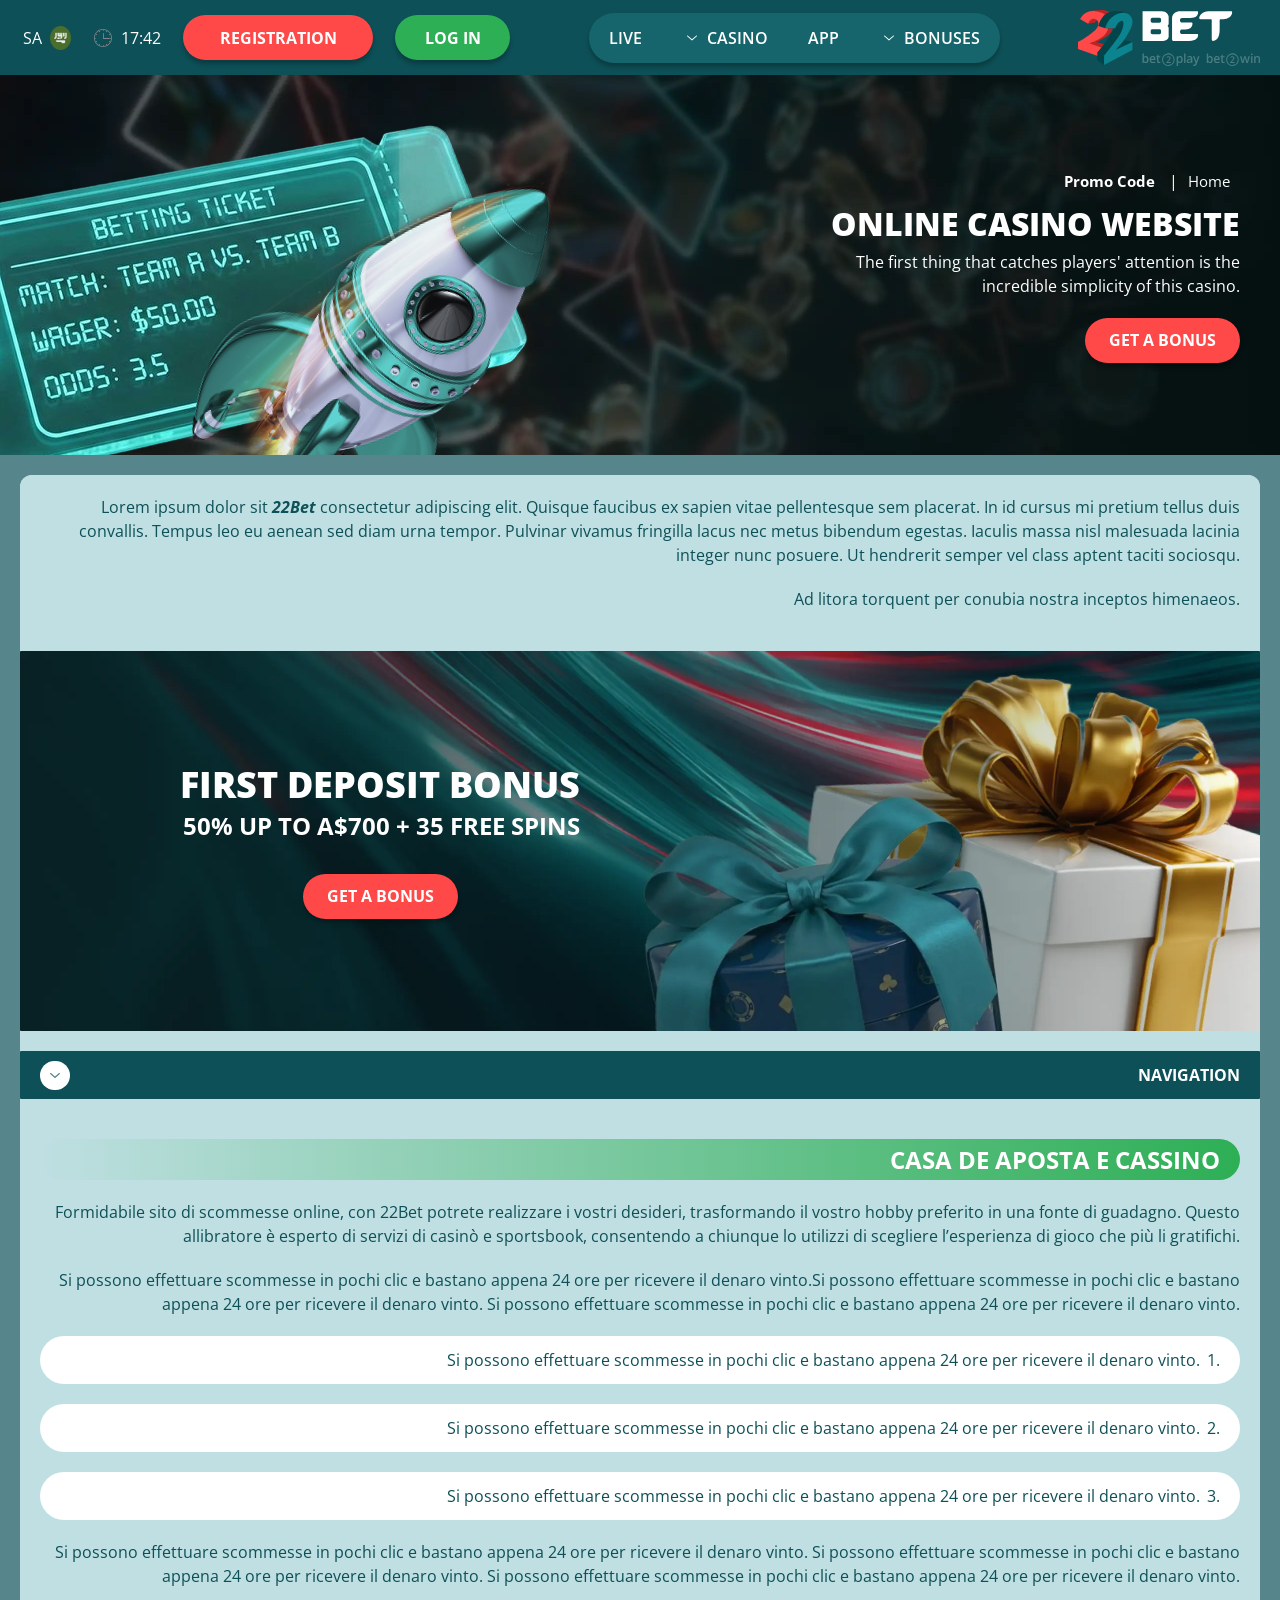
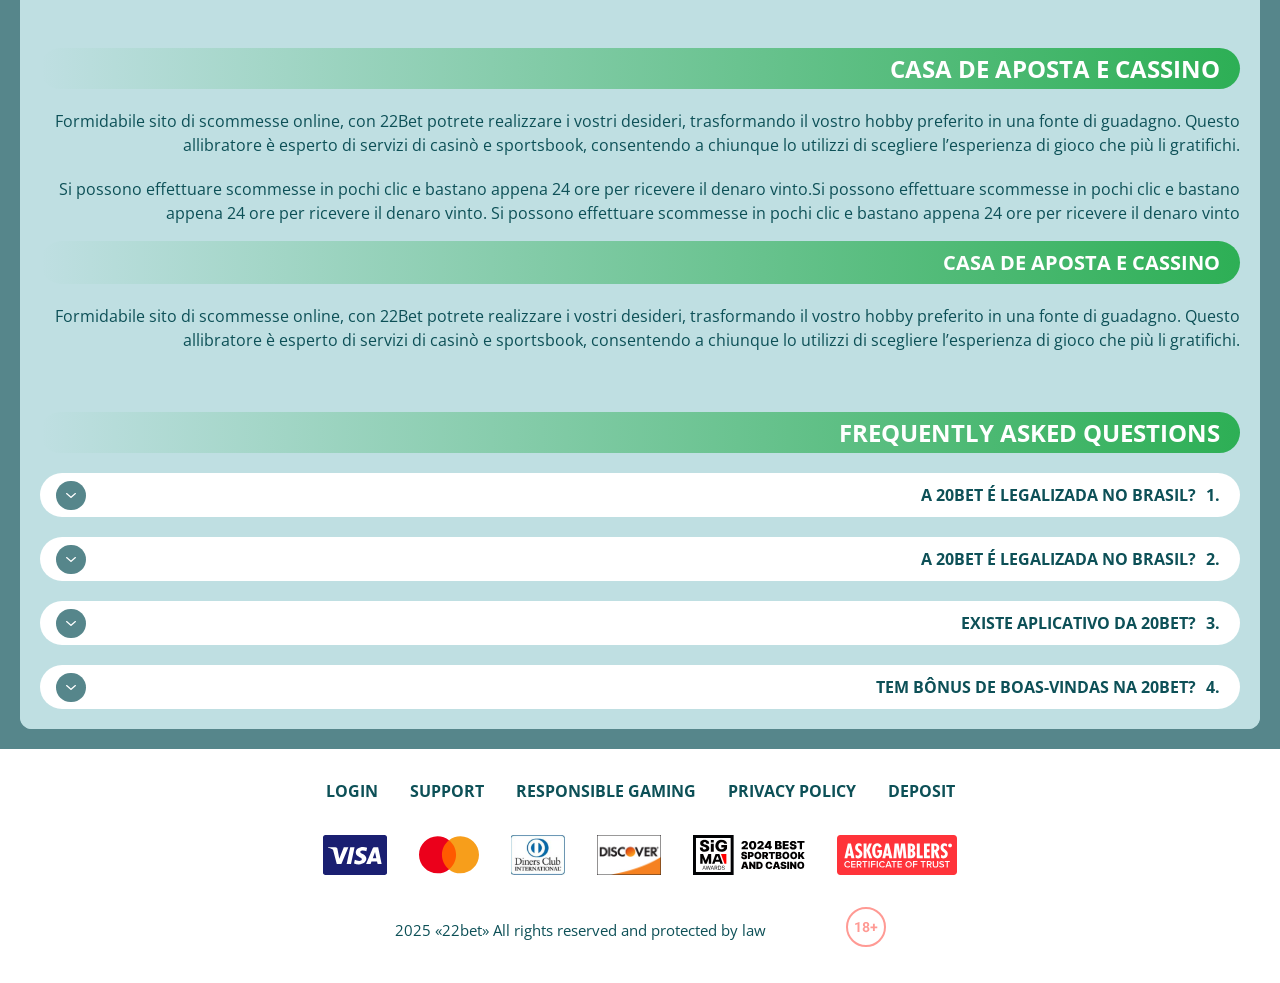
<file: promoCode.html>
<!DOCTYPE html>
<html lang="sa">
  <head>
    <meta charset="UTF-8" />
   
    <meta name="viewport" content="width=device-width, initial-scale=1.0" />
    <title>22Bet </title>
    <meta name="description" content />
    <meta property="og:site_name" content />
    <meta property="og:title" content />
    <meta property="og:type" content="website" />
    <meta property="og:url" content />
    <meta property="og:image" content />
    <meta property="og:image:alt" content />
    <meta property="og:locale" content="sa" />
    <meta property="og:description" content />
    <link rel="preconnect" href="https://fonts.googleapis.com" />
    <link rel="preconnect" href="https://fonts.gstatic.com" crossorigin="anonymous" />
   <link href="https://fonts.googleapis.com/css2?family=Open+Sans:ital,wght@0,300..800;1,300..800&display=swap" rel="stylesheet">
<link href="https://fonts.googleapis.com/css?family=Roboto+Condensed&display=swap" rel="stylesheet">

   <link rel="stylesheet" href="./css/reset.css" />
    <link rel="stylesheet" href="./css/main.css" />
    <link rel="stylesheet" href="./css/media.css"/>
    <link rel="icon" href="./images/Group.png" type="image/x-icon"/>
    <script
    src="https://code.jquery.com/jquery-3.6.1.min.js"
    integrity="sha256-o88AwQnZB+VDvE9tvIXrMQaPlFFSUTR+nldQm1LuPXQ="
    crossorigin="anonymous"
  ></script>
  </head>
  <body>
    <header class="header">
      <section class="content header__content">
        <a href="./index.html" class="logo header__logo"
          ><img src="./images/logo.svg" alt="logo" title
        /></a>
        <button class="header__btn-menu" >
          <svg width="16px" height="16px" viewBox="0 0 16 16" xmlns="http://www.w3.org/2000/svg">
              <rect y="0" width="16" height="3" rx="1.5"></rect>
              <rect y="6.5" width="16" height="3" rx="1.5"></rect>
              <rect y="13" width="16" height="3" rx="1.5"></rect>
            </svg>
        </button>

          <nav class="menu header__menu">
            <ul class="header__menu-list">
                
              <li class="">
              <div class="header__menu-wrapper">
                <div class="js-button-expander js-button-expander--menu" >
                <a href="./bonus.html" >
                <span>Bonuses</span>
              </a>
              </div>
              <div class="header__menu-wrap js-expand-content js-expand-content--menu">
                <ul >
                  <li>
                    <a href="./freeSpins.html">
                    <span>Free Spins</span>
                  </a></li>
                  <li><a href="./promoCode.html">
                    <span>Promo Code</span>
                  </a>
                </li>
                  <li><a href="./welcomeBonus.html">
                    <span>Welcome Bonus</span>
                  </a>
                </li>
                <li><a href="./vip.html">
                    <span>VIP</span>
                  </a>
                </li>
                </ul>
              </div>
              </div>
               <a href="./bonus.html" class="header__menu-item">
                <span>Bonuses</span>
              </a>
            </li>
              <li>
                <a href="./app.html">
                 App
                </a>
              </li>
              
              <li class="">
              <div class="header__menu-wrapper">
                <div class="js-button-expander js-button-expander--menu" >
                <a href="./casino.html" >
                <span> Casino</span>
              </a>
              </div>
              <div class="header__menu-wrap js-expand-content js-expand-content--menu">
                <ul >
                  <li>
                    <a href="./slots.html">
                    <span>Slots</span>
                  </a></li>
                 
                </ul>
              </div>
              </div>
               <a href="./casino.html" class="header__menu-item">
                <span>Casino</span>
              </a>
            </li>
               <li>
                <a href="./live.html">
               Live
                </a>
              </li>
              <li>
                    <a href="./freeSpins.html">
                    <span>Free Spins</span>
                  </a></li>
                  <li><a href="./promoCode.html">
                    <span>Promo Code</span>
                  </a>
                </li>
                  <li><a href="./welcomeBonus.html">
                    <span>Welcome Bonus</span>
                  </a>
                </li>
                <li><a href="./vip.html">
                    <span>VIP</span>
                  </a>
                </li>
             <li>
                    <a href="./slots.html">
                    <span>Slots</span>
                  </a></li>
             
             
            </ul>
            <div class="header__button header__button-menu " >
              <a href="#" class="button  button__login-menu">log in</a>
              <a href="#" class="button button__menu">registration</a>
            </div>
           
          </nav>
            <a href="#" class="button button__login">log in</a>
            <a href="#" class="button button__singup">registration</a>
            <div id="clock" class="header__time">00:00</div>
            <a href="" class="header__flag">
              <span>sa</span>
                <span><img src="./images/flag.png" alt="flag" title /></span>
               
              </a>
      </section>
    </header>
     <main class="main home main-page">
        <section class=" hero hero__page">
           
           <div class="background">
              <img src="./images/main/bg-main.webp" alt="hero" title />
               <div class="background__decor">
              <img src="./images/layout-images/decor-bgPC.png" alt="hero" title />
              
            </div>
            </div>
            <div class="hero__wrapper hero__wrapper-page">
              <div class="hero__data hero__data-bonus">
                <ul
                class="breadcrumbs "
                
              >
                <li
                  
                >
                  <a href="#" >
                    <span >Home</span></a
                  >
                 
                </li>
                <li
                  
                >
                  <a href="#" > <span >Promo Code</span></a>
                 
                </li>
              </ul>
                <h1 class="title general hero__title">
                  Online Casino Website
                </h1>
                 <p class="hero__text">The first thing that catches players' attention is the incredible simplicity of this casino.</p>
               
                <a href="#" class="button  hero__button ">Get a Bonus</a>
               
              </div>
             
            </div>
          </section>
      <section class="main__wrap main__wrap-page">
       
       <section class="content__wrapper content__wrapper-page">

         
        
       
          <section class="content article">
            <p>
             Lorem ipsum dolor sit <a href="#">22Bet</a> consectetur adipiscing elit. Quisque faucibus ex sapien vitae pellentesque sem placerat. In id cursus mi pretium tellus duis convallis. Tempus leo eu aenean sed diam urna tempor. Pulvinar vivamus fringilla lacus nec metus bibendum egestas. Iaculis massa nisl malesuada lacinia integer nunc posuere. Ut hendrerit semper vel class aptent taciti sociosqu.
            </p>
            <p>
             Ad litora torquent per conubia nostra inceptos himenaeos.
            </p>
          </section>
         
             
            <section class="content banner banner-main">
            <div class="background banner__background">
              
              <img src="./images/layout-images/banner-promoCode.webp" alt="banner" title />
              
            </div>
            <div class="banner__info">
              
              <h2 class="title high banner__title-main">
                  
               first Deposit Bonus
              </h2>
            <p class="banner__subtitle">50% up to A$700 + 35 Free spins</p>
              <a href="#" class="button banner__button">Get a Bonus</a>
            </div>
          </section>
        
         <section class="content menu-review__content">
              

            
                <div class="menu__review-desk menu__review-content">Navigation</div>
                <ul class="menu__review menu__review-list">
                  <li><a href="#">Lorem ipsum dolor sit</a></li>
                    <li><a href="#">Amet consectetur adipiscing</a></li>
                      <li><a href="#">Quisque faucibus ex sapien vitae</a></li>
                        <li><a href="#">Ut hendrerit sempero</a></li>
                          <li><a href="#">Pulvinar vivamus fringilla</a></li>
                           <li><a href="#">Ad litora torquent per conubia</a></li>
                         
                          
                </ul>
             
          
          </section>
          
        
          <section class="content article">
            <h2 class="title high article__title">Casa de Aposta e Cassino</h2>
             
            <p>
             Formidabile sito di scommesse online, con 22Bet potrete realizzare i vostri desideri, trasformando il vostro hobby preferito in una fonte di guadagno. Questo allibratore è esperto di servizi di casinò e sportsbook, consentendo a chiunque lo utilizzi di scegliere l’esperienza di gioco che più li gratifichi.
            </p>
            <p>
             Si possono effettuare scommesse in pochi clic e bastano appena 24 ore per ricevere il denaro vinto.Si possono effettuare scommesse in pochi clic e bastano appena 24 ore per ricevere il denaro vinto. Si possono effettuare scommesse in pochi clic e bastano appena 24 ore per ricevere il denaro vinto.
            </p>
           <ol>
              <li>Si possono effettuare scommesse in pochi clic e bastano appena 24 ore per ricevere il denaro vinto.</li>
              <li>Si possono effettuare scommesse in pochi clic e bastano appena 24 ore per ricevere il denaro vinto.</li>
              <li>Si possono effettuare scommesse in pochi clic e bastano appena 24 ore per ricevere il denaro vinto.</li>
            </ol>
            <p>Si possono effettuare scommesse in pochi clic e bastano appena 24 ore per ricevere il denaro vinto. Si possono effettuare scommesse in pochi clic e bastano appena 24 ore per ricevere il denaro vinto. Si possono effettuare scommesse in pochi clic e bastano appena 24 ore per ricevere il denaro vinto.</p>
          </section>
         
         
           <section class="content article">
            <h2 class="title high article__title">Casa de Aposta e Cassino</h2>
            <p>Formidabile sito di scommesse online, con 22Bet potrete realizzare i vostri desideri, trasformando il vostro hobby preferito in una fonte di guadagno. Questo allibratore è esperto di servizi di casinò e sportsbook, consentendo a chiunque lo utilizzi di scegliere l’esperienza di gioco che più li gratifichi.</p>
            <p>Si possono effettuare scommesse in pochi clic e bastano appena 24 ore per ricevere il denaro vinto.Si possono effettuare scommesse in pochi clic e bastano appena 24 ore per ricevere il denaro vinto. Si possono effettuare scommesse in pochi clic e bastano appena 24 ore per ricevere il denaro vinto</p>
            <h3>Casa de Aposta e Cassino</h3>
            <p>Formidabile sito di scommesse online, con 22Bet potrete realizzare i vostri desideri, trasformando il vostro hobby preferito in una fonte di guadagno. Questo allibratore è esperto di servizi di casinò e sportsbook, consentendo a chiunque lo utilizzi di scegliere l’esperienza di gioco che più li gratifichi.</p>
           </section>

          <section class="content faq">
            <h2 class="title high faq__title">Frequently Asked Questions</h2>
            <ul class="faq__list " >
              <li class="faq__item"  >
                <h3 class="title medium faq__subtitle js-button-expander js-button-expander--faq"  >A 20Bet é legalizada no Brasil?
                 </h3>
                <div  class="faq__answer js-expand-content js-expand-content--faq" >
                  <p  >
                    Sim, a casa de apostas tem licença emitida por Curaçao, que é reconhecida no Brasil e a permite atuar por aqui.
                  </p>
                </div>
              </li>
              <li class="faq__item"  >
                <h3 class="title medium faq__subtitle js-button-expander js-button-expander--faq"  >A 20Bet é legalizada no Brasil?</h3>
                <div class="faq__answer js-expand-content js-expand-content--faq" >
                  <p  >
                    Sim, a casa de apostas tem licença emitida por Curaçao, que é reconhecida no Brasil e a permite atuar por aqui.
                  </p>
                </div>
              </li> 
              <li class="faq__item"  >
                <h3 class="title medium faq__subtitle js-button-expander js-button-expander--faq"  >Existe aplicativo da 20Bet?</h3>
                <div class="faq__answer js-expand-content js-expand-content--faq" >
                  <p  >
                   Sim, disponível para sistemas operacionais iOS e Android.
                  </p>
                </div>
              </li> 
              <li class="faq__item"  >
                <h3 class="title medium faq__subtitle js-button-expander js-button-expander--faq"  >Tem bônus de boas-vindas na 20Bet?</h3>
                <div class="faq__answer js-expand-content js-expand-content--faq" >
                  <p  >
                   O pacote especial para novos usuários da 20Bet paga 100% sobre o primeiro depósito, com limite de 600 BRL.
                  </p>
                </div>
              </li> 
             
            </ul>
          </section>
          
        </section> 
      
        <div class=""  onclick="scrollToTop()">
          <button class="main__arrow" id="scrollToTopBtn"></button>
        </div> 
        
      </section>
    </main> 
   <footer class=" footer ">
      <section class="content footer__content">
        <ul class="footer__menu">
         <li><a href="./login.html">Login</a></li>
         <li><a href="./support.html">Support</a></li>
         <li><a href="./responsible.html">Responsible Gaming</a></li>
         <li><a href="./policy.html">Privacy Policy</a></li>
         <li><a href="./deposit.html">Deposit</a></li>
        </ul>
       
          <ul class="footer__cards-list">
           
            <li>
              <a href="#"
                ><img src="./images/visa.svg" alt="cardvisa" title
              /></a>
            </li>
            <li>
              <a href="#"
                ><img
                  src="./images/mastercard.svg"
                  alt="mastercard"
                  title
              /></a>
            </li>
            <li>
                <a href="#"
                  ><img src="./images/diners.svg" alt="diners" title
                /></a>
              </li>
              <li>
                <a href="#"
                  ><img src="./images/discover.svg" alt="discover" title
                /></a>
              </li>
              <li>
                <a href="#"
                  ><img src="./images/sigma.svg" alt="sigma" title
                /></a>
              </li>
              <li>
                <a href="#"
                  ><img src="./images/ask.svg" alt="ask" title
                /></a>
              </li>
            
          </ul>
       
        <div class="footer__wrapp">
          <div class="footer__text">
           
            <p>2025 «22bet» All rights reserved and protected by law

</p>
           
          </div>
          <div class="footer__age">
            <img src="./images/age.svg" alt="age" title />
          </div>
        </div>
      
      </section>
    </footer>
    <script src="./js/arrowUp.js" defer></script>
    <script src="./js/sidebar.js" defer></script>
    <script src="./js/expander.js" defer></script>
    <script src="./js/mobile-menu.js" defer></script>
    <script src="./js/clock.js" defer></script>
  </body>
</html>
</file>
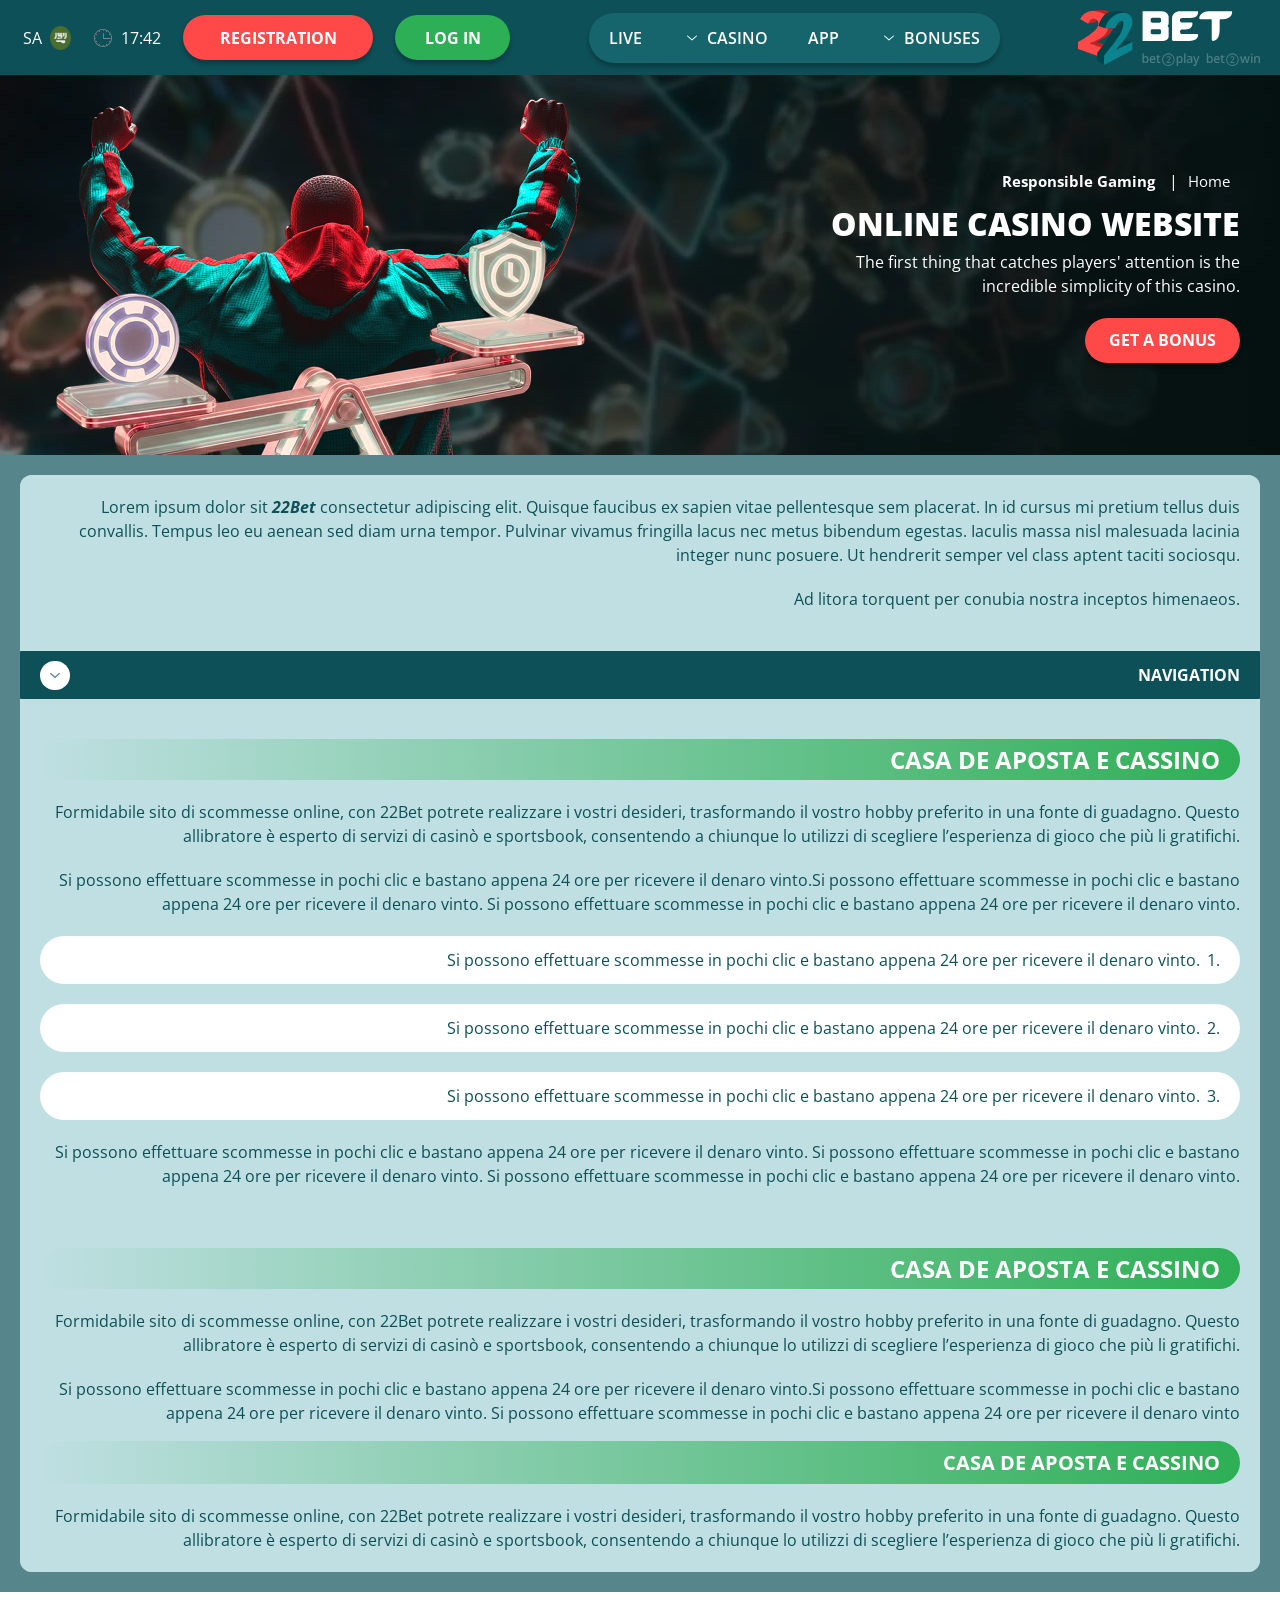
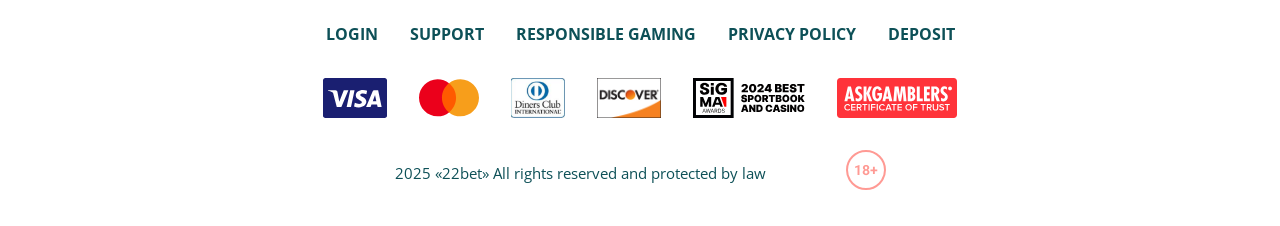
<file: responsible.html>
<!DOCTYPE html>
<html lang="sa">
  <head>
    <meta charset="UTF-8" />
   
    <meta name="viewport" content="width=device-width, initial-scale=1.0" />
    <title>22Bet </title>
    <meta name="description" content />
    <meta property="og:site_name" content />
    <meta property="og:title" content />
    <meta property="og:type" content="website" />
    <meta property="og:url" content />
    <meta property="og:image" content />
    <meta property="og:image:alt" content />
    <meta property="og:locale" content="sa" />
    <meta property="og:description" content />
    <link rel="preconnect" href="https://fonts.googleapis.com" />
    <link rel="preconnect" href="https://fonts.gstatic.com" crossorigin="anonymous" />
   <link href="https://fonts.googleapis.com/css2?family=Open+Sans:ital,wght@0,300..800;1,300..800&display=swap" rel="stylesheet">
<link href="https://fonts.googleapis.com/css?family=Roboto+Condensed&display=swap" rel="stylesheet">

   <link rel="stylesheet" href="./css/reset.css" />
    <link rel="stylesheet" href="./css/main.css" />
    <link rel="stylesheet" href="./css/media.css"/>
    <link rel="icon" href="./images/Group.png" type="image/x-icon"/>
    <script
    src="https://code.jquery.com/jquery-3.6.1.min.js"
    integrity="sha256-o88AwQnZB+VDvE9tvIXrMQaPlFFSUTR+nldQm1LuPXQ="
    crossorigin="anonymous"
  ></script>
  </head>
  <body>
    <header class="header">
      <section class="content header__content">
        <a href="./index.html" class="logo header__logo"
          ><img src="./images/logo.svg" alt="logo" title
        /></a>
        <button class="header__btn-menu" >
          <svg width="16px" height="16px" viewBox="0 0 16 16" xmlns="http://www.w3.org/2000/svg">
              <rect y="0" width="16" height="3" rx="1.5"></rect>
              <rect y="6.5" width="16" height="3" rx="1.5"></rect>
              <rect y="13" width="16" height="3" rx="1.5"></rect>
            </svg>
        </button>

          <nav class="menu header__menu">
            <ul class="header__menu-list">
                
              <li class="">
              <div class="header__menu-wrapper">
                <div class="js-button-expander js-button-expander--menu" >
                <a href="./bonus.html" >
                <span>Bonuses</span>
              </a>
              </div>
              <div class="header__menu-wrap js-expand-content js-expand-content--menu">
                <ul >
                  <li>
                    <a href="./freeSpins.html">
                    <span>Free Spins</span>
                  </a></li>
                  <li><a href="./promoCode.html">
                    <span>Promo Code</span>
                  </a>
                </li>
                  <li><a href="./welcomeBonus.html">
                    <span>Welcome Bonus</span>
                  </a>
                </li>
                <li><a href="./vip.html">
                    <span>VIP</span>
                  </a>
                </li>
                </ul>
              </div>
              </div>
               <a href="./bonus.html" class="header__menu-item">
                <span>Bonuses</span>
              </a>
            </li>
              <li>
                <a href="./app.html">
                 App
                </a>
              </li>
              
              <li class="">
              <div class="header__menu-wrapper">
                <div class="js-button-expander js-button-expander--menu" >
                <a href="./casino.html" >
                <span> Casino</span>
              </a>
              </div>
              <div class="header__menu-wrap js-expand-content js-expand-content--menu">
                <ul >
                  <li>
                    <a href="./slots.html">
                    <span>Slots</span>
                  </a></li>
                 
                </ul>
              </div>
              </div>
               <a href="./casino.html" class="header__menu-item">
                <span>Casino</span>
              </a>
            </li>
               <li>
                <a href="./live.html">
               Live
                </a>
              </li>
              <li>
                    <a href="./freeSpins.html">
                    <span>Free Spins</span>
                  </a></li>
                  <li><a href="./promoCode.html">
                    <span>Promo Code</span>
                  </a>
                </li>
                  <li><a href="./welcomeBonus.html">
                    <span>Welcome Bonus</span>
                  </a>
                </li>
                <li><a href="./vip.html">
                    <span>VIP</span>
                  </a>
                </li>
             <li>
                    <a href="./slots.html">
                    <span>Slots</span>
                  </a></li>
             
             
            </ul>
            <div class="header__button header__button-menu " >
              <a href="#" class="button  button__login-menu">log in</a>
              <a href="#" class="button button__menu">registration</a>
            </div>
           
          </nav>
            <a href="#" class="button button__login">log in</a>
            <a href="#" class="button button__singup">registration</a>
            <div id="clock" class="header__time">00:00</div>
            <a href="" class="header__flag">
              <span>sa</span>
                <span><img src="./images/flag.png" alt="flag" title /></span>
              
              </a>
      </section>
    </header>
     <main class="main home main-page">
        <section class=" hero hero__page">
           
            <div class="background">
              <img src="./images/main/bg-main.webp" alt="hero" title />
               <div class="background__decor">
              <img src="./images/layout-images/decor-bgResp.png" alt="hero" title />
              
            </div>
            </div>
            <div class="hero__wrapper hero__wrapper-page">
              <div class="hero__data hero__data-bonus">
                <ul
                class="breadcrumbs "
                
              >
                <li
                  
                >
                  <a href="#" >
                    <span >Home</span></a
                  >
                 
                </li>
                <li
                  
                >
                  <a href="#" > <span >Responsible Gaming</span></a>
                 
                </li>
              </ul>
                <h1 class="title general hero__title">
                  Online Casino Website
                </h1>
                 <p class="hero__text">The first thing that catches players' attention is the incredible simplicity of this casino.</p>
               
                <a href="#" class="button  hero__button ">Get a Bonus</a>
               
              </div>
             
            </div>
          </section>
      <section class="main__wrap main__wrap-page">
       
       <section class="content__wrapper content__wrapper-page">

         
        
       
          <section class="content article">
            <p>
             Lorem ipsum dolor sit <a href="#">22Bet</a> consectetur adipiscing elit. Quisque faucibus ex sapien vitae pellentesque sem placerat. In id cursus mi pretium tellus duis convallis. Tempus leo eu aenean sed diam urna tempor. Pulvinar vivamus fringilla lacus nec metus bibendum egestas. Iaculis massa nisl malesuada lacinia integer nunc posuere. Ut hendrerit semper vel class aptent taciti sociosqu.
            </p>
            <p>
             Ad litora torquent per conubia nostra inceptos himenaeos.
            </p>
          </section>
        
         <section class="content menu-review__content">
              

            
                <div class="menu__review-desk menu__review-content">Navigation</div>
                <ul class="menu__review menu__review-list">
                  <li><a href="#">Lorem ipsum dolor sit</a></li>
                    <li><a href="#">Amet consectetur adipiscing</a></li>
                      <li><a href="#">Quisque faucibus ex sapien vitae</a></li>
                        <li><a href="#">Ut hendrerit sempero</a></li>
                          <li><a href="#">Pulvinar vivamus fringilla</a></li>
                           <li><a href="#">Ad litora torquent per conubia</a></li>
                         
                          
                </ul>
             
          
          </section>
          
          
        
          <section class="content article">
            <h2 class="title high article__title">Casa de Aposta e Cassino</h2>
             
            <p>
             Formidabile sito di scommesse online, con 22Bet potrete realizzare i vostri desideri, trasformando il vostro hobby preferito in una fonte di guadagno. Questo allibratore è esperto di servizi di casinò e sportsbook, consentendo a chiunque lo utilizzi di scegliere l’esperienza di gioco che più li gratifichi.
            </p>
            <p>
             Si possono effettuare scommesse in pochi clic e bastano appena 24 ore per ricevere il denaro vinto.Si possono effettuare scommesse in pochi clic e bastano appena 24 ore per ricevere il denaro vinto. Si possono effettuare scommesse in pochi clic e bastano appena 24 ore per ricevere il denaro vinto.
            </p>
           <ol>
              <li>Si possono effettuare scommesse in pochi clic e bastano appena 24 ore per ricevere il denaro vinto.</li>
              <li>Si possono effettuare scommesse in pochi clic e bastano appena 24 ore per ricevere il denaro vinto.</li>
              <li>Si possono effettuare scommesse in pochi clic e bastano appena 24 ore per ricevere il denaro vinto.</li>
            </ol>
            <p>Si possono effettuare scommesse in pochi clic e bastano appena 24 ore per ricevere il denaro vinto. Si possono effettuare scommesse in pochi clic e bastano appena 24 ore per ricevere il denaro vinto. Si possono effettuare scommesse in pochi clic e bastano appena 24 ore per ricevere il denaro vinto.</p>
          </section>
         
         
           <section class="content article">
            <h2 class="title high article__title">Casa de Aposta e Cassino</h2>
            <p>Formidabile sito di scommesse online, con 22Bet potrete realizzare i vostri desideri, trasformando il vostro hobby preferito in una fonte di guadagno. Questo allibratore è esperto di servizi di casinò e sportsbook, consentendo a chiunque lo utilizzi di scegliere l’esperienza di gioco che più li gratifichi.</p>
            <p>Si possono effettuare scommesse in pochi clic e bastano appena 24 ore per ricevere il denaro vinto.Si possono effettuare scommesse in pochi clic e bastano appena 24 ore per ricevere il denaro vinto. Si possono effettuare scommesse in pochi clic e bastano appena 24 ore per ricevere il denaro vinto</p>
            <h3>Casa de Aposta e Cassino</h3>
            <p>Formidabile sito di scommesse online, con 22Bet potrete realizzare i vostri desideri, trasformando il vostro hobby preferito in una fonte di guadagno. Questo allibratore è esperto di servizi di casinò e sportsbook, consentendo a chiunque lo utilizzi di scegliere l’esperienza di gioco che più li gratifichi.</p>
           </section>

        </section> 
      
        <div class=""  onclick="scrollToTop()">
          <button class="main__arrow" id="scrollToTopBtn"></button>
        </div> 
        
      </section>
    </main> 
     <footer class=" footer ">
      <section class="content footer__content">
        <ul class="footer__menu">
         <li><a href="./login.html">Login</a></li>
         <li><a href="./support.html">Support</a></li>
         <li><a href="./responsible.html">Responsible Gaming</a></li>
         <li><a href="./policy.html">Privacy Policy</a></li>
         <li><a href="./deposit.html">Deposit</a></li>
        </ul>
       
          <ul class="footer__cards-list">
           
            <li>
              <a href="#"
                ><img src="./images/visa.svg" alt="cardvisa" title
              /></a>
            </li>
            <li>
              <a href="#"
                ><img
                  src="./images/mastercard.svg"
                  alt="mastercard"
                  title
              /></a>
            </li>
            <li>
                <a href="#"
                  ><img src="./images/diners.svg" alt="diners" title
                /></a>
              </li>
              <li>
                <a href="#"
                  ><img src="./images/discover.svg" alt="discover" title
                /></a>
              </li>
              <li>
                <a href="#"
                  ><img src="./images/sigma.svg" alt="sigma" title
                /></a>
              </li>
              <li>
                <a href="#"
                  ><img src="./images/ask.svg" alt="ask" title
                /></a>
              </li>
            
          </ul>
       
        <div class="footer__wrapp">
          <div class="footer__text">
           
            <p>2025 «22bet» All rights reserved and protected by law

</p>
           
          </div>
          <div class="footer__age">
            <img src="./images/age.svg" alt="age" title />
          </div>
        </div>
      
      </section>
    </footer>
    <script src="./js/arrowUp.js" defer></script>
    <script src="./js/sidebar.js" defer></script>
    <script src="./js/expander.js" defer></script>
    <script src="./js/mobile-menu.js" defer></script>
    <script src="./js/clock.js" defer></script>
  </body>
</html>
</file>
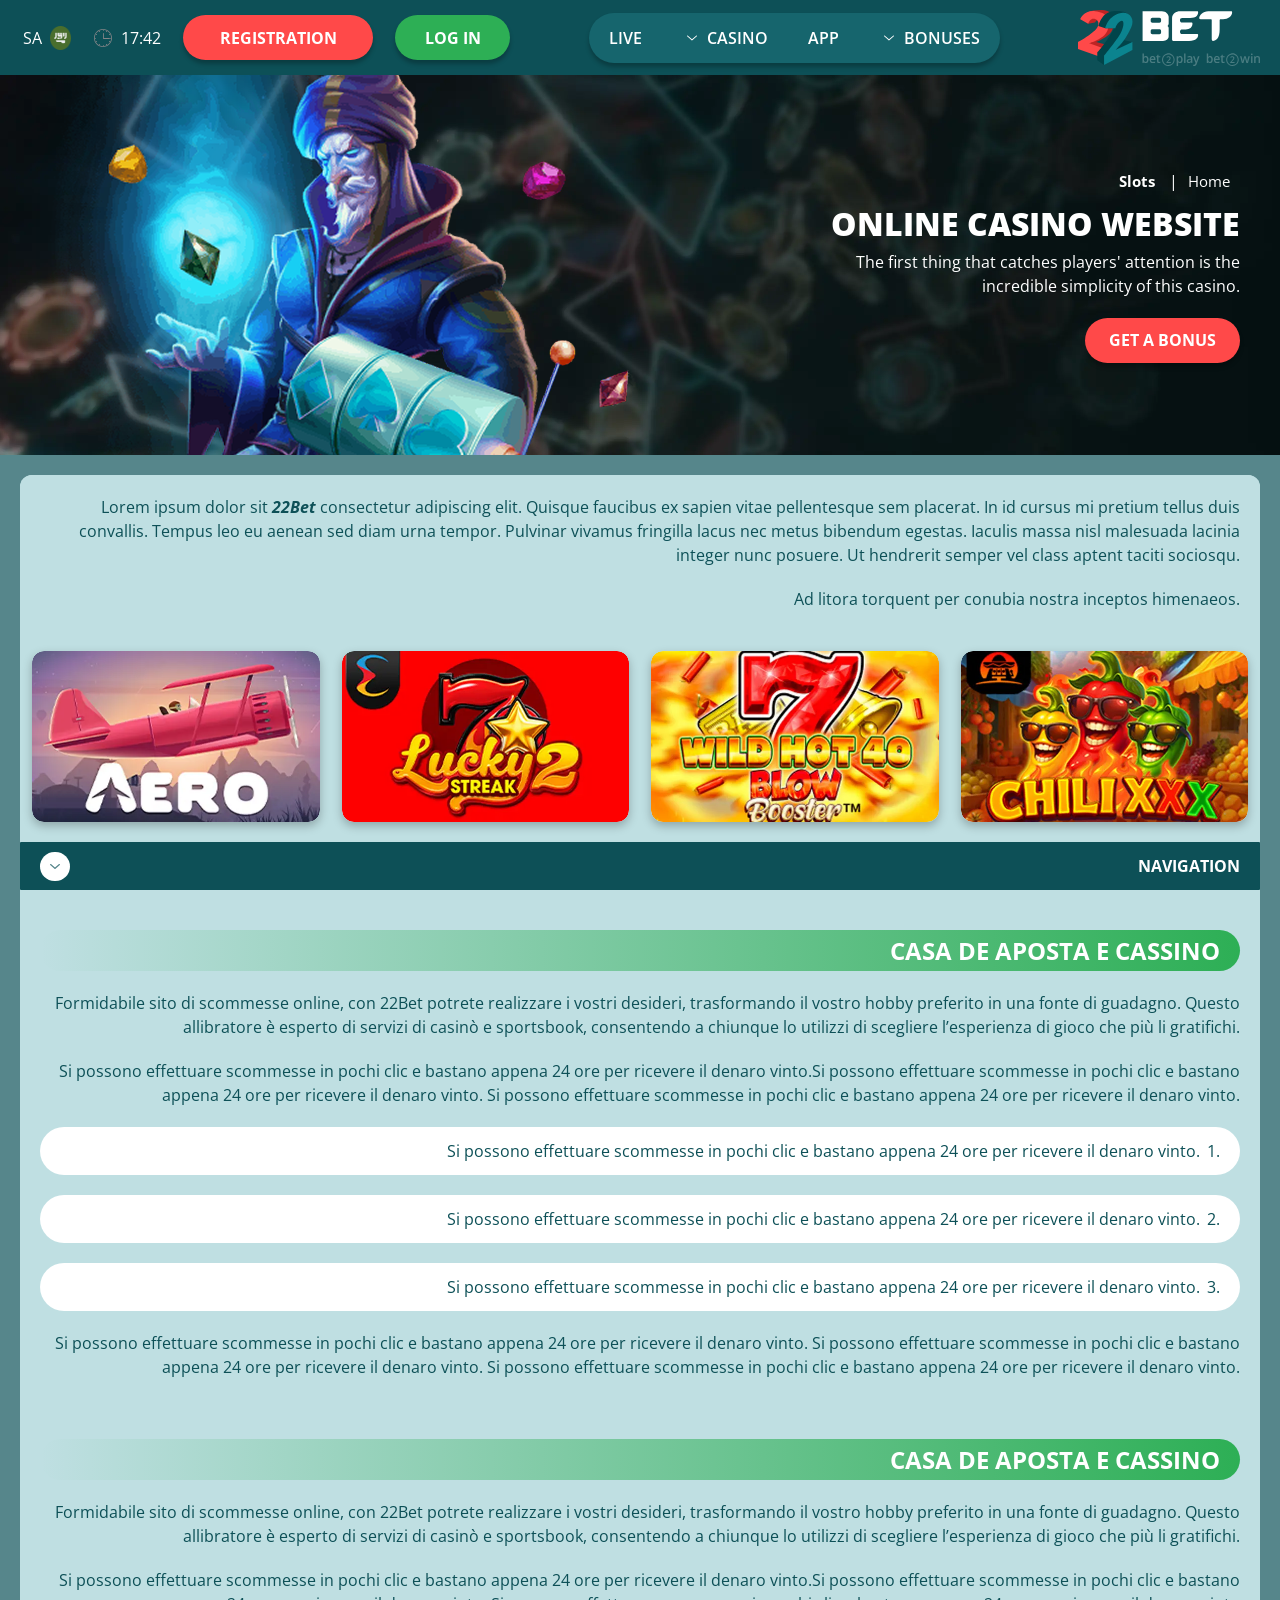
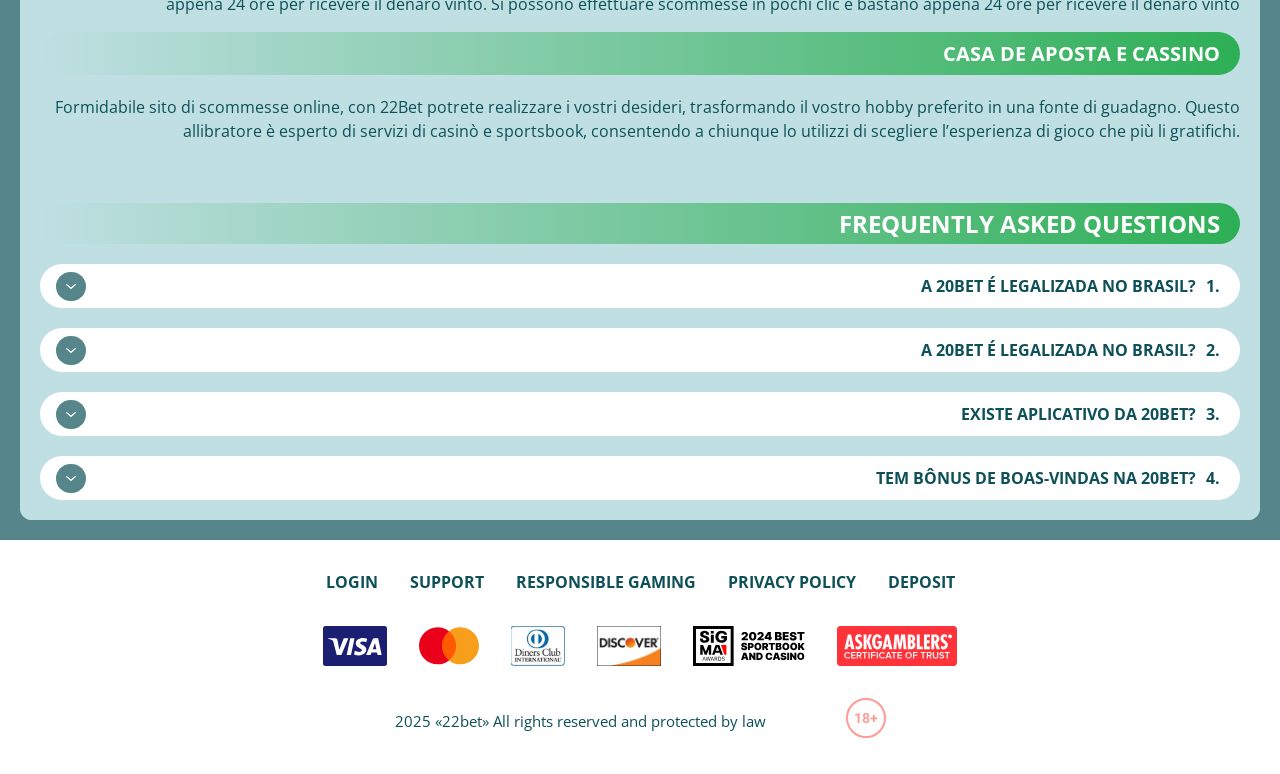
<file: slots.html>
<!DOCTYPE html>
<html lang="sa">
  <head>
    <meta charset="UTF-8" />
   
    <meta name="viewport" content="width=device-width, initial-scale=1.0" />
    <title>22Bet </title>
    <meta name="description" content />
    <meta property="og:site_name" content />
    <meta property="og:title" content />
    <meta property="og:type" content="website" />
    <meta property="og:url" content />
    <meta property="og:image" content />
    <meta property="og:image:alt" content />
    <meta property="og:locale" content="sa" />
    <meta property="og:description" content />
    <link rel="preconnect" href="https://fonts.googleapis.com" />
    <link rel="preconnect" href="https://fonts.gstatic.com" crossorigin="anonymous" />
   <link href="https://fonts.googleapis.com/css2?family=Open+Sans:ital,wght@0,300..800;1,300..800&display=swap" rel="stylesheet">
<link href="https://fonts.googleapis.com/css?family=Roboto+Condensed&display=swap" rel="stylesheet">

   <link rel="stylesheet" href="./css/reset.css" />
    <link rel="stylesheet" href="./css/main.css" />
    <link rel="stylesheet" href="./css/media.css"/>
    <link rel="icon" href="./images/Group.png" type="image/x-icon"/>
    <script
    src="https://code.jquery.com/jquery-3.6.1.min.js"
    integrity="sha256-o88AwQnZB+VDvE9tvIXrMQaPlFFSUTR+nldQm1LuPXQ="
    crossorigin="anonymous"
  ></script>
  </head>
  <body>
    <header class="header">
      <section class="content header__content">
        <a href="./index.html" class="logo header__logo"
          ><img src="./images/logo.svg" alt="logo" title
        /></a>
        <button class="header__btn-menu" >
          <svg width="16px" height="16px" viewBox="0 0 16 16" xmlns="http://www.w3.org/2000/svg">
              <rect y="0" width="16" height="3" rx="1.5"></rect>
              <rect y="6.5" width="16" height="3" rx="1.5"></rect>
              <rect y="13" width="16" height="3" rx="1.5"></rect>
            </svg>
        </button>

          <nav class="menu header__menu">
            <ul class="header__menu-list">
                
              <li class="">
              <div class="header__menu-wrapper">
                <div class="js-button-expander js-button-expander--menu" >
                <a href="./bonus.html" >
                <span>Bonuses</span>
              </a>
              </div>
              <div class="header__menu-wrap js-expand-content js-expand-content--menu">
                <ul >
                  <li>
                    <a href="./freeSpins.html">
                    <span>Free Spins</span>
                  </a></li>
                  <li><a href="./promoCode.html">
                    <span>Promo Code</span>
                  </a>
                </li>
                  <li><a href="./welcomeBonus.html">
                    <span>Welcome Bonus</span>
                  </a>
                </li>
                <li><a href="./vip.html">
                    <span>VIP</span>
                  </a>
                </li>
                </ul>
              </div>
              </div>
               <a href="./bonus.html" class="header__menu-item">
                <span>Bonuses</span>
              </a>
            </li>
              <li>
                <a href="./app.html">
                 App
                </a>
              </li>
              
              <li class="">
              <div class="header__menu-wrapper">
                <div class="js-button-expander js-button-expander--menu" >
                <a href="./casino.html" >
                <span> Casino</span>
              </a>
              </div>
              <div class="header__menu-wrap js-expand-content js-expand-content--menu">
                <ul >
                  <li>
                    <a href="./slots.html">
                    <span>Slots</span>
                  </a></li>
                 
                </ul>
              </div>
              </div>
               <a href="./casino.html" class="header__menu-item">
                <span>Casino</span>
              </a>
            </li>
               <li>
                <a href="./live.html">
               Live
                </a>
              </li>
              <li>
                    <a href="./freeSpins.html">
                    <span>Free Spins</span>
                  </a></li>
                  <li><a href="./promoCode.html">
                    <span>Promo Code</span>
                  </a>
                </li>
                  <li><a href="./welcomeBonus.html">
                    <span>Welcome Bonus</span>
                  </a>
                </li>
                <li><a href="./vip.html">
                    <span>VIP</span>
                  </a>
                </li>
             <li>
                    <a href="./slots.html">
                    <span>Slots</span>
                  </a></li>
             
             
            </ul>
            <div class="header__button header__button-menu " >
              <a href="#" class="button  button__login-menu">log in</a>
              <a href="#" class="button button__menu">registration</a>
            </div>
           
          </nav>
            <a href="#" class="button button__login">log in</a>
            <a href="#" class="button button__singup">registration</a>
            <div id="clock" class="header__time">00:00</div>
            <a href="" class="header__flag">
              <span>sa</span>
                <span><img src="./images/flag.png" alt="flag" title /></span>
              
              </a>
      </section>
    </header>
     <main class="main home main-page">
        <section class=" hero hero__page">
           
           <div class="background">
              <img src="./images/main/bg-main.webp" alt="hero" title />
               <div class="background__decor">
              <img src="./images/slots/decor-bgSlots.png" alt="hero" title />
              
            </div>
            </div>
            <div class="hero__wrapper hero__wrapper-page">
              <div class="hero__data hero__data-bonus">
                <ul
                class="breadcrumbs "
                
              >
                <li
                  
                >
                  <a href="#" >
                    <span >Home</span></a
                  >
                 
                </li>
                <li
                  
                >
                  <a href="#" > <span >Slots</span></a>
                 
                </li>
              </ul>
                <h1 class="title general hero__title">
                  Online Casino Website
                </h1>
                 <p class="hero__text">The first thing that catches players' attention is the incredible simplicity of this casino.</p>
               
                <a href="#" class="button  hero__button ">Get a Bonus</a>
               
              </div>
             
            </div>
          </section>
      <section class="main__wrap main__wrap-page">
       
       <section class="content__wrapper content__wrapper-page">

         
        
       
          <section class="content article">
            <p>
             Lorem ipsum dolor sit <a href="#">22Bet</a> consectetur adipiscing elit. Quisque faucibus ex sapien vitae pellentesque sem placerat. In id cursus mi pretium tellus duis convallis. Tempus leo eu aenean sed diam urna tempor. Pulvinar vivamus fringilla lacus nec metus bibendum egestas. Iaculis massa nisl malesuada lacinia integer nunc posuere. Ut hendrerit semper vel class aptent taciti sociosqu.
            </p>
            <p>
             Ad litora torquent per conubia nostra inceptos himenaeos.
            </p>
          </section>
               <section class="content casino">
           
              <ul class="casino__list ">
                <li class="casino__item">
                    <div class="casino__wrapper">
                      <img class="casino__img" src="./images/slots/card-slots1.webp" alt="" title>
                    <div class="casino__hover casino__hover-live">
                        
                        <div class="casino-box">
                            
                        <a href="#" class="button  casino__buttons"><img src="./images/card-button.svg" alt="" title></a>
                        </div>
                    </div>
                    </div>
                    
                </li>
                <li class="casino__item">
                  <div class="casino__wrapper">
                    <img class="casino__img" src="./images/slots/card-slots2.webp" alt="" title>
                <div class="casino__hover casino__hover-live">
                      
                        <div class="casino-box">
                            
                        <a href="#" class="button  casino__buttons"><img src="./images/card-button.svg" alt="" title></a>
                        </div>
                    </div>
                  </div>
                 
              </li>
              <li class="casino__item">
                <div class="casino__wrapper">
                  <img class="casino__img" src="./images/slots/card-slots3.webp" alt="" title>
               <div class="casino__hover casino__hover-live">
                        
                        <div class="casino-box">
                            
                        <a href="#" class="button  casino__buttons"><img src="./images/card-button.svg" alt="" title></a>
                        </div>
                    </div>
               
            </li>
             <li class="casino__item">
                <div class="casino__wrapper">
                  <img class="casino__img" src="./images/slots/card-slots4.webp" alt="" title>
               <div class="casino__hover casino__hover-live">
                        
                        <div class="casino-box">
                            
                        <a href="#" class="button  casino__buttons"><img src="./images/card-button.svg" alt="" title></a>
                        </div>
                    </div>
               
            </li>
            
              </ul>
         </section>
             
        
        
         <section class="content menu-review__content">
              

            
                <div class="menu__review-desk menu__review-content">Navigation</div>
                <ul class="menu__review menu__review-list">
                  <li><a href="#">Lorem ipsum dolor sit</a></li>
                    <li><a href="#">Amet consectetur adipiscing</a></li>
                      <li><a href="#">Quisque faucibus ex sapien vitae</a></li>
                        <li><a href="#">Ut hendrerit sempero</a></li>
                          <li><a href="#">Pulvinar vivamus fringilla</a></li>
                           <li><a href="#">Ad litora torquent per conubia</a></li>
                         
                          
                </ul>
             
          
          </section>
        
          <section class="content article">
            <h2 class="title high article__title">Casa de Aposta e Cassino</h2>
             
            <p>
             Formidabile sito di scommesse online, con 22Bet potrete realizzare i vostri desideri, trasformando il vostro hobby preferito in una fonte di guadagno. Questo allibratore è esperto di servizi di casinò e sportsbook, consentendo a chiunque lo utilizzi di scegliere l’esperienza di gioco che più li gratifichi.
            </p>
            <p>
             Si possono effettuare scommesse in pochi clic e bastano appena 24 ore per ricevere il denaro vinto.Si possono effettuare scommesse in pochi clic e bastano appena 24 ore per ricevere il denaro vinto. Si possono effettuare scommesse in pochi clic e bastano appena 24 ore per ricevere il denaro vinto.
            </p>
           <ol>
              <li>Si possono effettuare scommesse in pochi clic e bastano appena 24 ore per ricevere il denaro vinto.</li>
              <li>Si possono effettuare scommesse in pochi clic e bastano appena 24 ore per ricevere il denaro vinto.</li>
              <li>Si possono effettuare scommesse in pochi clic e bastano appena 24 ore per ricevere il denaro vinto.</li>
            </ol>
            <p>Si possono effettuare scommesse in pochi clic e bastano appena 24 ore per ricevere il denaro vinto. Si possono effettuare scommesse in pochi clic e bastano appena 24 ore per ricevere il denaro vinto. Si possono effettuare scommesse in pochi clic e bastano appena 24 ore per ricevere il denaro vinto.</p>
          </section>
         
         
           <section class="content article">
            <h2 class="title high article__title">Casa de Aposta e Cassino</h2>
            <p>Formidabile sito di scommesse online, con 22Bet potrete realizzare i vostri desideri, trasformando il vostro hobby preferito in una fonte di guadagno. Questo allibratore è esperto di servizi di casinò e sportsbook, consentendo a chiunque lo utilizzi di scegliere l’esperienza di gioco che più li gratifichi.</p>
            <p>Si possono effettuare scommesse in pochi clic e bastano appena 24 ore per ricevere il denaro vinto.Si possono effettuare scommesse in pochi clic e bastano appena 24 ore per ricevere il denaro vinto. Si possono effettuare scommesse in pochi clic e bastano appena 24 ore per ricevere il denaro vinto</p>
            <h3>Casa de Aposta e Cassino</h3>
            <p>Formidabile sito di scommesse online, con 22Bet potrete realizzare i vostri desideri, trasformando il vostro hobby preferito in una fonte di guadagno. Questo allibratore è esperto di servizi di casinò e sportsbook, consentendo a chiunque lo utilizzi di scegliere l’esperienza di gioco che più li gratifichi.</p>
           </section>

          <section class="content faq">
            <h2 class="title high faq__title">Frequently Asked Questions</h2>
            <ul class="faq__list " >
              <li class="faq__item"  >
                <h3 class="title medium faq__subtitle js-button-expander js-button-expander--faq"  >A 20Bet é legalizada no Brasil?
                 </h3>
                <div  class="faq__answer js-expand-content js-expand-content--faq" >
                  <p  >
                    Sim, a casa de apostas tem licença emitida por Curaçao, que é reconhecida no Brasil e a permite atuar por aqui.
                  </p>
                </div>
              </li>
              <li class="faq__item"  >
                <h3 class="title medium faq__subtitle js-button-expander js-button-expander--faq"  >A 20Bet é legalizada no Brasil?</h3>
                <div class="faq__answer js-expand-content js-expand-content--faq" >
                  <p  >
                    Sim, a casa de apostas tem licença emitida por Curaçao, que é reconhecida no Brasil e a permite atuar por aqui.
                  </p>
                </div>
              </li> 
              <li class="faq__item"  >
                <h3 class="title medium faq__subtitle js-button-expander js-button-expander--faq"  >Existe aplicativo da 20Bet?</h3>
                <div class="faq__answer js-expand-content js-expand-content--faq" >
                  <p  >
                   Sim, disponível para sistemas operacionais iOS e Android.
                  </p>
                </div>
              </li> 
              <li class="faq__item"  >
                <h3 class="title medium faq__subtitle js-button-expander js-button-expander--faq"  >Tem bônus de boas-vindas na 20Bet?</h3>
                <div class="faq__answer js-expand-content js-expand-content--faq" >
                  <p  >
                   O pacote especial para novos usuários da 20Bet paga 100% sobre o primeiro depósito, com limite de 600 BRL.
                  </p>
                </div>
              </li> 
             
            </ul>
          </section>
          
        </section> 
      
        <div class=""  onclick="scrollToTop()">
          <button class="main__arrow" id="scrollToTopBtn"></button>
        </div> 
        
      </section>
    </main> 
      <footer class=" footer ">
      <section class="content footer__content">
        <ul class="footer__menu">
         <li><a href="./login.html">Login</a></li>
         <li><a href="./support.html">Support</a></li>
         <li><a href="./responsible.html">Responsible Gaming</a></li>
         <li><a href="./policy.html">Privacy Policy</a></li>
         <li><a href="./deposit.html">Deposit</a></li>
        </ul>
       
          <ul class="footer__cards-list">
           
            <li>
              <a href="#"
                ><img src="./images/visa.svg" alt="cardvisa" title
              /></a>
            </li>
            <li>
              <a href="#"
                ><img
                  src="./images/mastercard.svg"
                  alt="mastercard"
                  title
              /></a>
            </li>
            <li>
                <a href="#"
                  ><img src="./images/diners.svg" alt="diners" title
                /></a>
              </li>
              <li>
                <a href="#"
                  ><img src="./images/discover.svg" alt="discover" title
                /></a>
              </li>
              <li>
                <a href="#"
                  ><img src="./images/sigma.svg" alt="sigma" title
                /></a>
              </li>
              <li>
                <a href="#"
                  ><img src="./images/ask.svg" alt="ask" title
                /></a>
              </li>
            
          </ul>
       
        <div class="footer__wrapp">
          <div class="footer__text">
           
            <p>2025 «22bet» All rights reserved and protected by law

</p>
           
          </div>
          <div class="footer__age">
            <img src="./images/age.svg" alt="age" title />
          </div>
        </div>
      
      </section>
    </footer>
    <script src="./js/arrowUp.js" defer></script>
    <script src="./js/sidebar.js" defer></script>
    <script src="./js/expander.js" defer></script>
    <script src="./js/mobile-menu.js" defer></script>
    <script src="./js/clock.js" defer></script>
  </body>
</html>
</file>
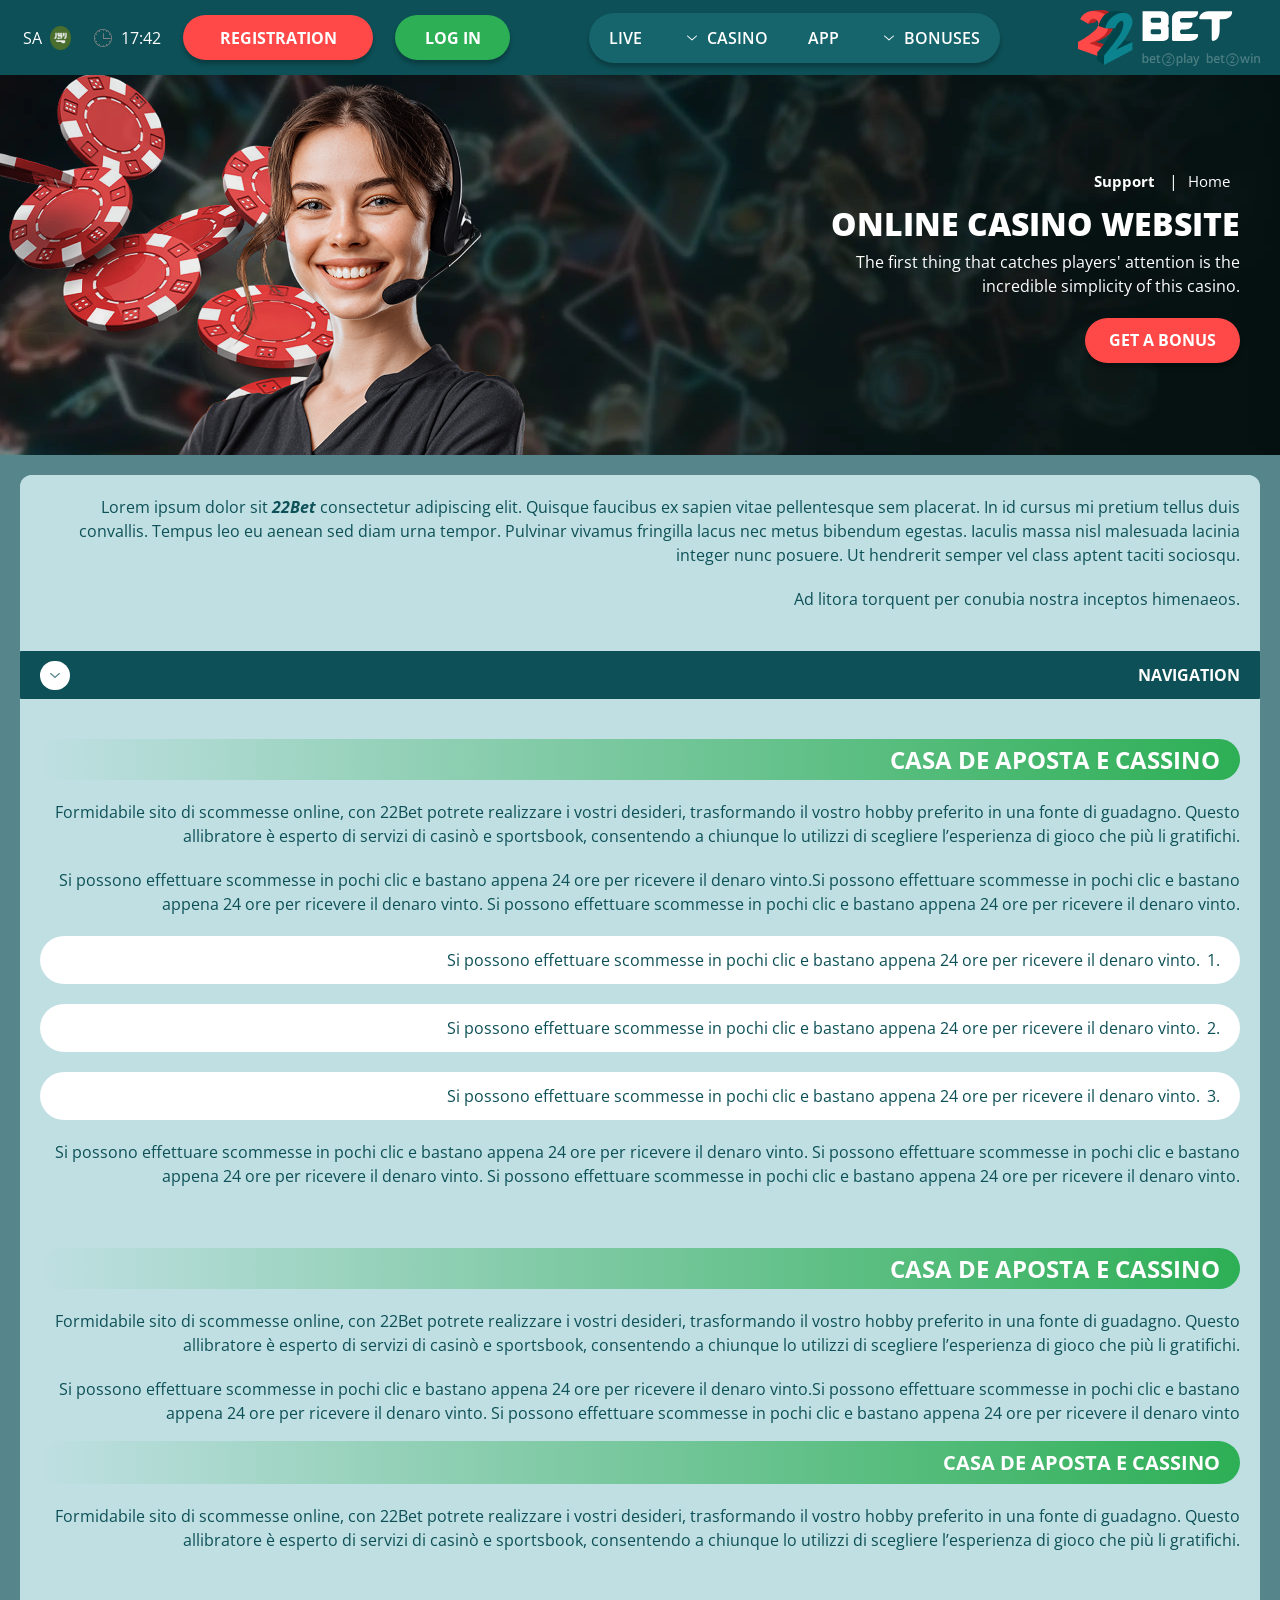
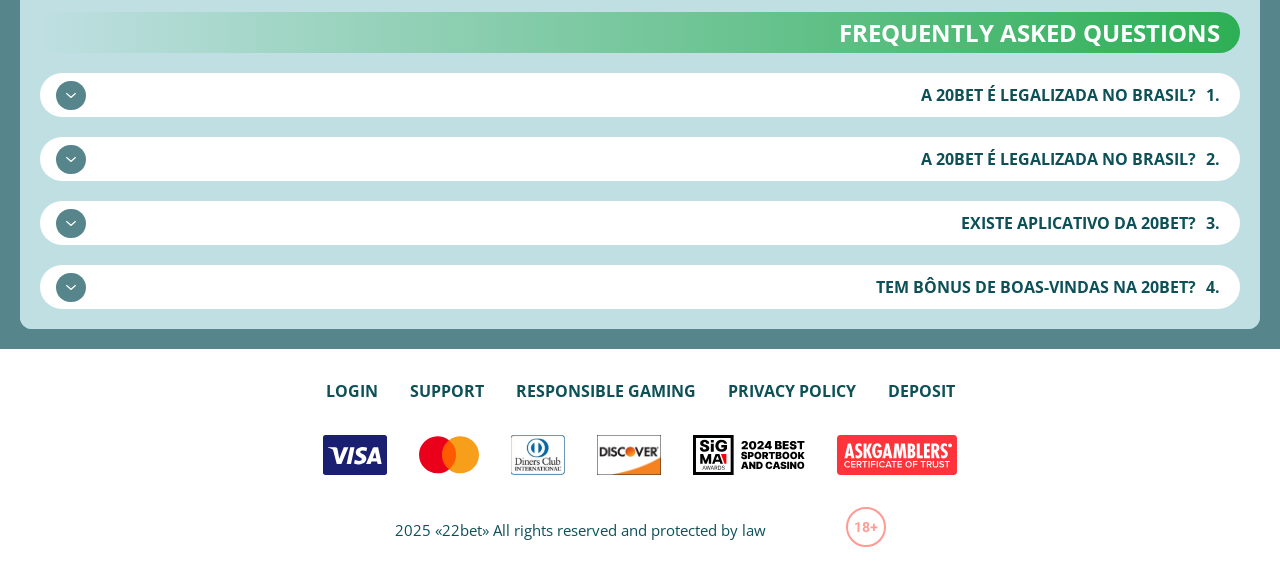
<file: support.html>
<!DOCTYPE html>
<html lang="sa">
  <head>
    <meta charset="UTF-8" />
   
    <meta name="viewport" content="width=device-width, initial-scale=1.0" />
    <title>22Bet </title>
    <meta name="description" content />
    <meta property="og:site_name" content />
    <meta property="og:title" content />
    <meta property="og:type" content="website" />
    <meta property="og:url" content />
    <meta property="og:image" content />
    <meta property="og:image:alt" content />
    <meta property="og:locale" content="sa" />
    <meta property="og:description" content />
    <link rel="preconnect" href="https://fonts.googleapis.com" />
    <link rel="preconnect" href="https://fonts.gstatic.com" crossorigin="anonymous" />
   <link href="https://fonts.googleapis.com/css2?family=Open+Sans:ital,wght@0,300..800;1,300..800&display=swap" rel="stylesheet">
<link href="https://fonts.googleapis.com/css?family=Roboto+Condensed&display=swap" rel="stylesheet">

   <link rel="stylesheet" href="./css/reset.css" />
    <link rel="stylesheet" href="./css/main.css" />
    <link rel="stylesheet" href="./css/media.css"/>
    <link rel="icon" href="./images/Group.png" type="image/x-icon"/>
    <script
    src="https://code.jquery.com/jquery-3.6.1.min.js"
    integrity="sha256-o88AwQnZB+VDvE9tvIXrMQaPlFFSUTR+nldQm1LuPXQ="
    crossorigin="anonymous"
  ></script>
  </head>
  <body>
    <header class="header">
      <section class="content header__content">
        <a href="./index.html" class="logo header__logo"
          ><img src="./images/logo.svg" alt="logo" title
        /></a>
        <button class="header__btn-menu" >
          <svg width="16px" height="16px" viewBox="0 0 16 16" xmlns="http://www.w3.org/2000/svg">
              <rect y="0" width="16" height="3" rx="1.5"></rect>
              <rect y="6.5" width="16" height="3" rx="1.5"></rect>
              <rect y="13" width="16" height="3" rx="1.5"></rect>
            </svg>
        </button>

          <nav class="menu header__menu">
            <ul class="header__menu-list">
                
              <li class="">
              <div class="header__menu-wrapper">
                <div class="js-button-expander js-button-expander--menu" >
                <a href="./bonus.html" >
                <span>Bonuses</span>
              </a>
              </div>
              <div class="header__menu-wrap js-expand-content js-expand-content--menu">
                <ul >
                  <li>
                    <a href="./freeSpins.html">
                    <span>Free Spins</span>
                  </a></li>
                  <li><a href="./promoCode.html">
                    <span>Promo Code</span>
                  </a>
                </li>
                  <li><a href="./welcomeBonus.html">
                    <span>Welcome Bonus</span>
                  </a>
                </li>
                <li><a href="./vip.html">
                    <span>VIP</span>
                  </a>
                </li>
                </ul>
              </div>
              </div>
               <a href="./bonus.html" class="header__menu-item">
                <span>Bonuses</span>
              </a>
            </li>
              <li>
                <a href="./app.html">
                 App
                </a>
              </li>
              
              <li class="">
              <div class="header__menu-wrapper">
                <div class="js-button-expander js-button-expander--menu" >
                <a href="./casino.html" >
                <span> Casino</span>
              </a>
              </div>
              <div class="header__menu-wrap js-expand-content js-expand-content--menu">
                <ul >
                  <li>
                    <a href="./slots.html">
                    <span>Slots</span>
                  </a></li>
                 
                </ul>
              </div>
              </div>
               <a href="./casino.html" class="header__menu-item">
                <span>Casino</span>
              </a>
            </li>
               <li>
                <a href="./live.html">
               Live
                </a>
              </li>
              <li>
                    <a href="./freeSpins.html">
                    <span>Free Spins</span>
                  </a></li>
                  <li><a href="./promoCode.html">
                    <span>Promo Code</span>
                  </a>
                </li>
                  <li><a href="./welcomeBonus.html">
                    <span>Welcome Bonus</span>
                  </a>
                </li>
                <li><a href="./vip.html">
                    <span>VIP</span>
                  </a>
                </li>
             <li>
                    <a href="./slots.html">
                    <span>Slots</span>
                  </a></li>
             
             
            </ul>
            <div class="header__button header__button-menu " >
              <a href="#" class="button  button__login-menu">log in</a>
              <a href="#" class="button button__menu">registration</a>
            </div>
           
          </nav>
            <a href="#" class="button button__login">log in</a>
            <a href="#" class="button button__singup">registration</a>
            <div id="clock" class="header__time">00:00</div>
            <a href="" class="header__flag">
              <span>sa</span>
                <span><img src="./images/flag.png" alt="flag" title /></span>
                
              </a>
      </section>
    </header>
     <main class="main home main-page">
        <section class=" hero hero__page">
           
            <div class="background">
              <img src="./images/main/bg-main.webp" alt="hero" title />
               <div class="background__decor">
              <img src="./images/layout-images/decor-bgSupport.png" alt="hero" title />
              
            </div>
            </div>
            <div class="hero__wrapper hero__wrapper-page">
              <div class="hero__data hero__data-bonus">
                <ul
                class="breadcrumbs "
                
              >
                <li
                  
                >
                  <a href="#" >
                    <span >Home</span></a
                  >
                 
                </li>
                <li
                  
                >
                  <a href="#" > <span >Support</span></a>
                 
                </li>
              </ul>
                <h1 class="title general hero__title">
                  Online Casino Website
                </h1>
                 <p class="hero__text">The first thing that catches players' attention is the incredible simplicity of this casino.</p>
               
                <a href="#" class="button  hero__button ">Get a Bonus</a>
               
              </div>
             
            </div>
          </section>
      <section class="main__wrap main__wrap-page">
       
       <section class="content__wrapper content__wrapper-page">

         
        
       
          <section class="content article">
            <p>
             Lorem ipsum dolor sit <a href="#">22Bet</a> consectetur adipiscing elit. Quisque faucibus ex sapien vitae pellentesque sem placerat. In id cursus mi pretium tellus duis convallis. Tempus leo eu aenean sed diam urna tempor. Pulvinar vivamus fringilla lacus nec metus bibendum egestas. Iaculis massa nisl malesuada lacinia integer nunc posuere. Ut hendrerit semper vel class aptent taciti sociosqu.
            </p>
            <p>
             Ad litora torquent per conubia nostra inceptos himenaeos.
            </p>
          </section>
        
        
           <section class="content menu-review__content">
              

            
                <div class="menu__review-desk menu__review-content">Navigation</div>
                <ul class="menu__review menu__review-list">
                  <li><a href="#">Lorem ipsum dolor sit</a></li>
                    <li><a href="#">Amet consectetur adipiscing</a></li>
                      <li><a href="#">Quisque faucibus ex sapien vitae</a></li>
                        <li><a href="#">Ut hendrerit sempero</a></li>
                          <li><a href="#">Pulvinar vivamus fringilla</a></li>
                           <li><a href="#">Ad litora torquent per conubia</a></li>
                         
                          
                </ul>
             
          
          </section>
          
        
          <section class="content article">
            <h2 class="title high article__title">Casa de Aposta e Cassino</h2>
             
            <p>
             Formidabile sito di scommesse online, con 22Bet potrete realizzare i vostri desideri, trasformando il vostro hobby preferito in una fonte di guadagno. Questo allibratore è esperto di servizi di casinò e sportsbook, consentendo a chiunque lo utilizzi di scegliere l’esperienza di gioco che più li gratifichi.
            </p>
            <p>
             Si possono effettuare scommesse in pochi clic e bastano appena 24 ore per ricevere il denaro vinto.Si possono effettuare scommesse in pochi clic e bastano appena 24 ore per ricevere il denaro vinto. Si possono effettuare scommesse in pochi clic e bastano appena 24 ore per ricevere il denaro vinto.
            </p>
           <ol>
              <li>Si possono effettuare scommesse in pochi clic e bastano appena 24 ore per ricevere il denaro vinto.</li>
              <li>Si possono effettuare scommesse in pochi clic e bastano appena 24 ore per ricevere il denaro vinto.</li>
              <li>Si possono effettuare scommesse in pochi clic e bastano appena 24 ore per ricevere il denaro vinto.</li>
            </ol>
            <p>Si possono effettuare scommesse in pochi clic e bastano appena 24 ore per ricevere il denaro vinto. Si possono effettuare scommesse in pochi clic e bastano appena 24 ore per ricevere il denaro vinto. Si possono effettuare scommesse in pochi clic e bastano appena 24 ore per ricevere il denaro vinto.</p>
          </section>
         
         
           <section class="content article">
            <h2 class="title high article__title">Casa de Aposta e Cassino</h2>
            <p>Formidabile sito di scommesse online, con 22Bet potrete realizzare i vostri desideri, trasformando il vostro hobby preferito in una fonte di guadagno. Questo allibratore è esperto di servizi di casinò e sportsbook, consentendo a chiunque lo utilizzi di scegliere l’esperienza di gioco che più li gratifichi.</p>
            <p>Si possono effettuare scommesse in pochi clic e bastano appena 24 ore per ricevere il denaro vinto.Si possono effettuare scommesse in pochi clic e bastano appena 24 ore per ricevere il denaro vinto. Si possono effettuare scommesse in pochi clic e bastano appena 24 ore per ricevere il denaro vinto</p>
            <h3>Casa de Aposta e Cassino</h3>
            <p>Formidabile sito di scommesse online, con 22Bet potrete realizzare i vostri desideri, trasformando il vostro hobby preferito in una fonte di guadagno. Questo allibratore è esperto di servizi di casinò e sportsbook, consentendo a chiunque lo utilizzi di scegliere l’esperienza di gioco che più li gratifichi.</p>
           </section>

          <section class="content faq">
            <h2 class="title high faq__title">Frequently Asked Questions</h2>
            <ul class="faq__list " >
              <li class="faq__item"  >
                <h3 class="title medium faq__subtitle js-button-expander js-button-expander--faq"  >A 20Bet é legalizada no Brasil?
                 </h3>
                <div  class="faq__answer js-expand-content js-expand-content--faq" >
                  <p  >
                    Sim, a casa de apostas tem licença emitida por Curaçao, que é reconhecida no Brasil e a permite atuar por aqui.
                  </p>
                </div>
              </li>
              <li class="faq__item"  >
                <h3 class="title medium faq__subtitle js-button-expander js-button-expander--faq"  >A 20Bet é legalizada no Brasil?</h3>
                <div class="faq__answer js-expand-content js-expand-content--faq" >
                  <p  >
                    Sim, a casa de apostas tem licença emitida por Curaçao, que é reconhecida no Brasil e a permite atuar por aqui.
                  </p>
                </div>
              </li> 
              <li class="faq__item"  >
                <h3 class="title medium faq__subtitle js-button-expander js-button-expander--faq"  >Existe aplicativo da 20Bet?</h3>
                <div class="faq__answer js-expand-content js-expand-content--faq" >
                  <p  >
                   Sim, disponível para sistemas operacionais iOS e Android.
                  </p>
                </div>
              </li> 
              <li class="faq__item"  >
                <h3 class="title medium faq__subtitle js-button-expander js-button-expander--faq"  >Tem bônus de boas-vindas na 20Bet?</h3>
                <div class="faq__answer js-expand-content js-expand-content--faq" >
                  <p  >
                   O pacote especial para novos usuários da 20Bet paga 100% sobre o primeiro depósito, com limite de 600 BRL.
                  </p>
                </div>
              </li> 
             
            </ul>
          </section>
          
        </section> 
      
        <div class=""  onclick="scrollToTop()">
          <button class="main__arrow" id="scrollToTopBtn"></button>
        </div> 
        
      </section>
    </main> 
      <footer class=" footer ">
      <section class="content footer__content">
        <ul class="footer__menu">
         <li><a href="./login.html">Login</a></li>
         <li><a href="./support.html">Support</a></li>
         <li><a href="./responsible.html">Responsible Gaming</a></li>
         <li><a href="./policy.html">Privacy Policy</a></li>
         <li><a href="./deposit.html">Deposit</a></li>
        </ul>
       
          <ul class="footer__cards-list">
           
            <li>
              <a href="#"
                ><img src="./images/visa.svg" alt="cardvisa" title
              /></a>
            </li>
            <li>
              <a href="#"
                ><img
                  src="./images/mastercard.svg"
                  alt="mastercard"
                  title
              /></a>
            </li>
            <li>
                <a href="#"
                  ><img src="./images/diners.svg" alt="diners" title
                /></a>
              </li>
              <li>
                <a href="#"
                  ><img src="./images/discover.svg" alt="discover" title
                /></a>
              </li>
              <li>
                <a href="#"
                  ><img src="./images/sigma.svg" alt="sigma" title
                /></a>
              </li>
              <li>
                <a href="#"
                  ><img src="./images/ask.svg" alt="ask" title
                /></a>
              </li>
            
          </ul>
       
        <div class="footer__wrapp">
          <div class="footer__text">
           
            <p>2025 «22bet» All rights reserved and protected by law

</p>
           
          </div>
          <div class="footer__age">
            <img src="./images/age.svg" alt="age" title />
          </div>
        </div>
      
      </section>
    </footer>
    <script src="./js/arrowUp.js" defer></script>
    <script src="./js/sidebar.js" defer></script>
    <script src="./js/expander.js" defer></script>
    <script src="./js/mobile-menu.js" defer></script>
    <script src="./js/clock.js" defer></script>
  </body>
</html>
</file>
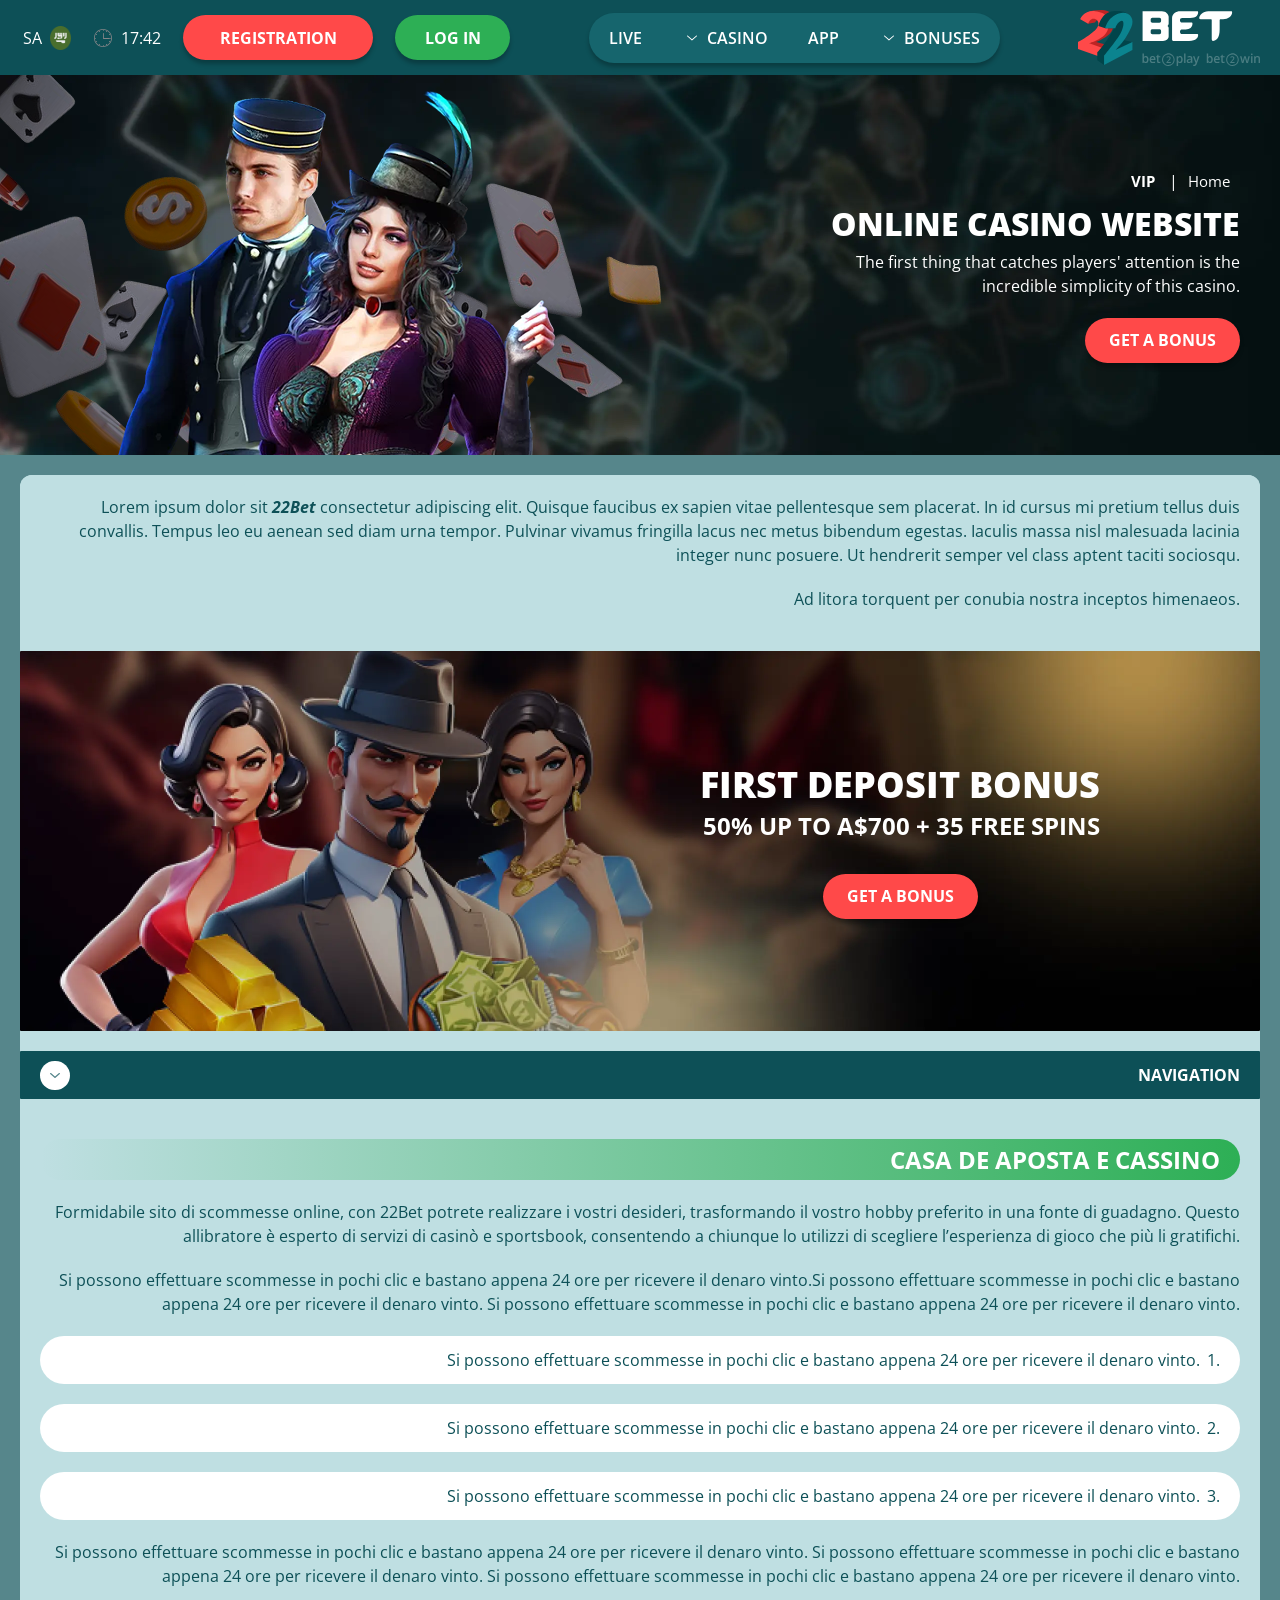
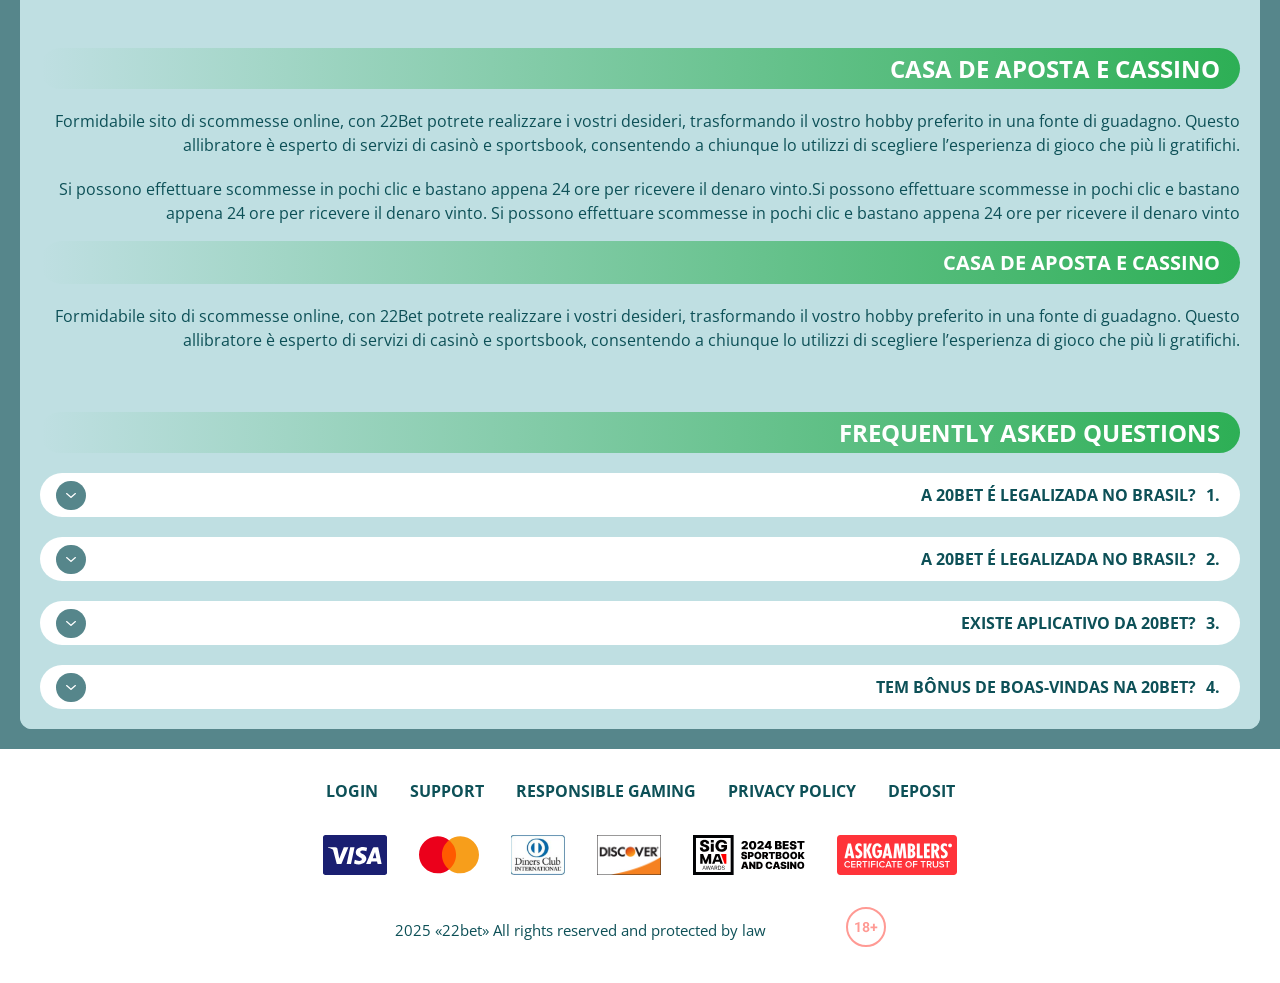
<file: vip.html>
<!DOCTYPE html>
<html lang="sa">
  <head>
    <meta charset="UTF-8" />
   
    <meta name="viewport" content="width=device-width, initial-scale=1.0" />
    <title>22Bet </title>
    <meta name="description" content />
    <meta property="og:site_name" content />
    <meta property="og:title" content />
    <meta property="og:type" content="website" />
    <meta property="og:url" content />
    <meta property="og:image" content />
    <meta property="og:image:alt" content />
    <meta property="og:locale" content="sa" />
    <meta property="og:description" content />
    <link rel="preconnect" href="https://fonts.googleapis.com" />
    <link rel="preconnect" href="https://fonts.gstatic.com" crossorigin="anonymous" />
   <link href="https://fonts.googleapis.com/css2?family=Open+Sans:ital,wght@0,300..800;1,300..800&display=swap" rel="stylesheet">
<link href="https://fonts.googleapis.com/css?family=Roboto+Condensed&display=swap" rel="stylesheet">

   <link rel="stylesheet" href="./css/reset.css" />
    <link rel="stylesheet" href="./css/main.css" />
    <link rel="stylesheet" href="./css/media.css"/>
    <link rel="icon" href="./images/Group.png" type="image/x-icon"/>
    <script
    src="https://code.jquery.com/jquery-3.6.1.min.js"
    integrity="sha256-o88AwQnZB+VDvE9tvIXrMQaPlFFSUTR+nldQm1LuPXQ="
    crossorigin="anonymous"
  ></script>
  </head>
  <body>
    <header class="header">
      <section class="content header__content">
        <a href="./index.html" class="logo header__logo"
          ><img src="./images/logo.svg" alt="logo" title
        /></a>
        <button class="header__btn-menu" >
          <svg width="16px" height="16px" viewBox="0 0 16 16" xmlns="http://www.w3.org/2000/svg">
              <rect y="0" width="16" height="3" rx="1.5"></rect>
              <rect y="6.5" width="16" height="3" rx="1.5"></rect>
              <rect y="13" width="16" height="3" rx="1.5"></rect>
            </svg>
        </button>

          <nav class="menu header__menu">
            <ul class="header__menu-list">
                
              <li class="">
              <div class="header__menu-wrapper">
                <div class="js-button-expander js-button-expander--menu" >
                <a href="./bonus.html" >
                <span>Bonuses</span>
              </a>
              </div>
              <div class="header__menu-wrap js-expand-content js-expand-content--menu">
                <ul >
                  <li>
                    <a href="./freeSpins.html">
                    <span>Free Spins</span>
                  </a></li>
                  <li><a href="./promoCode.html">
                    <span>Promo Code</span>
                  </a>
                </li>
                  <li><a href="./welcomeBonus.html">
                    <span>Welcome Bonus</span>
                  </a>
                </li>
                <li><a href="./vip.html">
                    <span>VIP</span>
                  </a>
                </li>
                </ul>
              </div>
              </div>
               <a href="./bonus.html" class="header__menu-item">
                <span>Bonuses</span>
              </a>
            </li>
              <li>
                <a href="./app.html">
                 App
                </a>
              </li>
              
              <li class="">
              <div class="header__menu-wrapper">
                <div class="js-button-expander js-button-expander--menu" >
                <a href="./casino.html" >
                <span> Casino</span>
              </a>
              </div>
              <div class="header__menu-wrap js-expand-content js-expand-content--menu">
                <ul >
                  <li>
                    <a href="./slots.html">
                    <span>Slots</span>
                  </a></li>
                 
                </ul>
              </div>
              </div>
               <a href="./casino.html" class="header__menu-item">
                <span>Casino</span>
              </a>
            </li>
               <li>
                <a href="./live.html">
               Live
                </a>
              </li>
              <li>
                    <a href="./freeSpins.html">
                    <span>Free Spins</span>
                  </a></li>
                  <li><a href="./promoCode.html">
                    <span>Promo Code</span>
                  </a>
                </li>
                  <li><a href="./welcomeBonus.html">
                    <span>Welcome Bonus</span>
                  </a>
                </li>
                <li><a href="./vip.html">
                    <span>VIP</span>
                  </a>
                </li>
             <li>
                    <a href="./slots.html">
                    <span>Slots</span>
                  </a></li>
             
             
            </ul>
            <div class="header__button header__button-menu " >
              <a href="#" class="button  button__login-menu">log in</a>
              <a href="#" class="button button__menu">registration</a>
            </div>
           
          </nav>
            <a href="#" class="button button__login">log in</a>
            <a href="#" class="button button__singup">registration</a>
            <div id="clock" class="header__time">00:00</div>
            <a href="" class="header__flag">
              <span>sa</span>
                <span><img src="./images/flag.png" alt="flag" title /></span>
                
              </a>
      </section>
    </header>
     <main class="main home main-page">
        <section class=" hero hero__page">
           
            <div class="background">
              <img src="./images/main/bg-main.webp" alt="hero" title />
               <div class="background__decor">
              <img src="./images/layout-images/decor-bgVip.png" alt="hero" title />
              
            </div>
            </div>
            <div class="hero__wrapper hero__wrapper-page">
              <div class="hero__data hero__data-bonus">
                <ul
                class="breadcrumbs "
                
              >
                <li
                  
                >
                  <a href="#" >
                    <span >Home</span></a
                  >
                 
                </li>
                <li
                  
                >
                  <a href="#" > <span >VIP</span></a>
                 
                </li>
              </ul>
                <h1 class="title general hero__title">
                  Online Casino Website
                </h1>
                 <p class="hero__text">The first thing that catches players' attention is the incredible simplicity of this casino.</p>
               
                <a href="#" class="button  hero__button ">Get a Bonus</a>
               
              </div>
             
            </div>
          </section>
      <section class="main__wrap main__wrap-page">
       
       <section class="content__wrapper content__wrapper-page">

         
        
       
          <section class="content article">
            <p>
             Lorem ipsum dolor sit <a href="#">22Bet</a> consectetur adipiscing elit. Quisque faucibus ex sapien vitae pellentesque sem placerat. In id cursus mi pretium tellus duis convallis. Tempus leo eu aenean sed diam urna tempor. Pulvinar vivamus fringilla lacus nec metus bibendum egestas. Iaculis massa nisl malesuada lacinia integer nunc posuere. Ut hendrerit semper vel class aptent taciti sociosqu.
            </p>
            <p>
             Ad litora torquent per conubia nostra inceptos himenaeos.
            </p>
          </section>
         
             
           <section class="content banner banner-main banner-end">
            <div class="background ">
              
              <img src="./images/layout-images/banner-vip.webp" alt="banner" title />
              
            </div>
            <div class="banner__info">
              
              <h2 class="title high banner__title-main">
                  
               first Deposit Bonus
              </h2>
            <p class="banner__subtitle">50% up to A$700 + 35 Free spins</p>
              <a href="#" class="button banner__button">Get a Bonus</a>
            </div>
          </section>
          
              <section class="content menu-review__content">
              

            
                <div class="menu__review-desk menu__review-content">Navigation</div>
                <ul class="menu__review menu__review-list">
                  <li><a href="#">Lorem ipsum dolor sit</a></li>
                    <li><a href="#">Amet consectetur adipiscing</a></li>
                      <li><a href="#">Quisque faucibus ex sapien vitae</a></li>
                        <li><a href="#">Ut hendrerit sempero</a></li>
                          <li><a href="#">Pulvinar vivamus fringilla</a></li>
                           <li><a href="#">Ad litora torquent per conubia</a></li>
                         
                          
                </ul>
             
          
          </section>
          
        
          <section class="content article">
            <h2 class="title high article__title">Casa de Aposta e Cassino</h2>
             
            <p>
             Formidabile sito di scommesse online, con 22Bet potrete realizzare i vostri desideri, trasformando il vostro hobby preferito in una fonte di guadagno. Questo allibratore è esperto di servizi di casinò e sportsbook, consentendo a chiunque lo utilizzi di scegliere l’esperienza di gioco che più li gratifichi.
            </p>
            <p>
             Si possono effettuare scommesse in pochi clic e bastano appena 24 ore per ricevere il denaro vinto.Si possono effettuare scommesse in pochi clic e bastano appena 24 ore per ricevere il denaro vinto. Si possono effettuare scommesse in pochi clic e bastano appena 24 ore per ricevere il denaro vinto.
            </p>
           <ol>
              <li>Si possono effettuare scommesse in pochi clic e bastano appena 24 ore per ricevere il denaro vinto.</li>
              <li>Si possono effettuare scommesse in pochi clic e bastano appena 24 ore per ricevere il denaro vinto.</li>
              <li>Si possono effettuare scommesse in pochi clic e bastano appena 24 ore per ricevere il denaro vinto.</li>
            </ol>
            <p>Si possono effettuare scommesse in pochi clic e bastano appena 24 ore per ricevere il denaro vinto. Si possono effettuare scommesse in pochi clic e bastano appena 24 ore per ricevere il denaro vinto. Si possono effettuare scommesse in pochi clic e bastano appena 24 ore per ricevere il denaro vinto.</p>
          </section>
         
         
           <section class="content article">
            <h2 class="title high article__title">Casa de Aposta e Cassino</h2>
            <p>Formidabile sito di scommesse online, con 22Bet potrete realizzare i vostri desideri, trasformando il vostro hobby preferito in una fonte di guadagno. Questo allibratore è esperto di servizi di casinò e sportsbook, consentendo a chiunque lo utilizzi di scegliere l’esperienza di gioco che più li gratifichi.</p>
            <p>Si possono effettuare scommesse in pochi clic e bastano appena 24 ore per ricevere il denaro vinto.Si possono effettuare scommesse in pochi clic e bastano appena 24 ore per ricevere il denaro vinto. Si possono effettuare scommesse in pochi clic e bastano appena 24 ore per ricevere il denaro vinto</p>
            <h3>Casa de Aposta e Cassino</h3>
            <p>Formidabile sito di scommesse online, con 22Bet potrete realizzare i vostri desideri, trasformando il vostro hobby preferito in una fonte di guadagno. Questo allibratore è esperto di servizi di casinò e sportsbook, consentendo a chiunque lo utilizzi di scegliere l’esperienza di gioco che più li gratifichi.</p>
           </section>

          <section class="content faq">
            <h2 class="title high faq__title">Frequently Asked Questions</h2>
            <ul class="faq__list " >
              <li class="faq__item"  >
                <h3 class="title medium faq__subtitle js-button-expander js-button-expander--faq"  >A 20Bet é legalizada no Brasil?
                 </h3>
                <div  class="faq__answer js-expand-content js-expand-content--faq" >
                  <p  >
                    Sim, a casa de apostas tem licença emitida por Curaçao, que é reconhecida no Brasil e a permite atuar por aqui.
                  </p>
                </div>
              </li>
              <li class="faq__item"  >
                <h3 class="title medium faq__subtitle js-button-expander js-button-expander--faq"  >A 20Bet é legalizada no Brasil?</h3>
                <div class="faq__answer js-expand-content js-expand-content--faq" >
                  <p  >
                    Sim, a casa de apostas tem licença emitida por Curaçao, que é reconhecida no Brasil e a permite atuar por aqui.
                  </p>
                </div>
              </li> 
              <li class="faq__item"  >
                <h3 class="title medium faq__subtitle js-button-expander js-button-expander--faq"  >Existe aplicativo da 20Bet?</h3>
                <div class="faq__answer js-expand-content js-expand-content--faq" >
                  <p  >
                   Sim, disponível para sistemas operacionais iOS e Android.
                  </p>
                </div>
              </li> 
              <li class="faq__item"  >
                <h3 class="title medium faq__subtitle js-button-expander js-button-expander--faq"  >Tem bônus de boas-vindas na 20Bet?</h3>
                <div class="faq__answer js-expand-content js-expand-content--faq" >
                  <p  >
                   O pacote especial para novos usuários da 20Bet paga 100% sobre o primeiro depósito, com limite de 600 BRL.
                  </p>
                </div>
              </li> 
             
            </ul>
          </section>
          
        </section> 
      
        <div class=""  onclick="scrollToTop()">
          <button class="main__arrow" id="scrollToTopBtn"></button>
        </div> 
        
      </section>
    </main> 
       <footer class=" footer ">
      <section class="content footer__content">
        <ul class="footer__menu">
         <li><a href="./login.html">Login</a></li>
         <li><a href="./support.html">Support</a></li>
         <li><a href="./responsible.html">Responsible Gaming</a></li>
         <li><a href="./policy.html">Privacy Policy</a></li>
         <li><a href="./deposit.html">Deposit</a></li>
        </ul>
       
          <ul class="footer__cards-list">
           
            <li>
              <a href="#"
                ><img src="./images/visa.svg" alt="cardvisa" title
              /></a>
            </li>
            <li>
              <a href="#"
                ><img
                  src="./images/mastercard.svg"
                  alt="mastercard"
                  title
              /></a>
            </li>
            <li>
                <a href="#"
                  ><img src="./images/diners.svg" alt="diners" title
                /></a>
              </li>
              <li>
                <a href="#"
                  ><img src="./images/discover.svg" alt="discover" title
                /></a>
              </li>
              <li>
                <a href="#"
                  ><img src="./images/sigma.svg" alt="sigma" title
                /></a>
              </li>
              <li>
                <a href="#"
                  ><img src="./images/ask.svg" alt="ask" title
                /></a>
              </li>
            
          </ul>
       
        <div class="footer__wrapp">
          <div class="footer__text">
           
            <p>2025 «22bet» All rights reserved and protected by law

</p>
           
          </div>
          <div class="footer__age">
            <img src="./images/age.svg" alt="age" title />
          </div>
        </div>
      
      </section>
    </footer>
    <script src="./js/arrowUp.js" defer></script>
    <script src="./js/sidebar.js" defer></script>
    <script src="./js/expander.js" defer></script>
    <script src="./js/mobile-menu.js" defer></script>
    <script src="./js/clock.js" defer></script>
  </body>
</html>
</file>
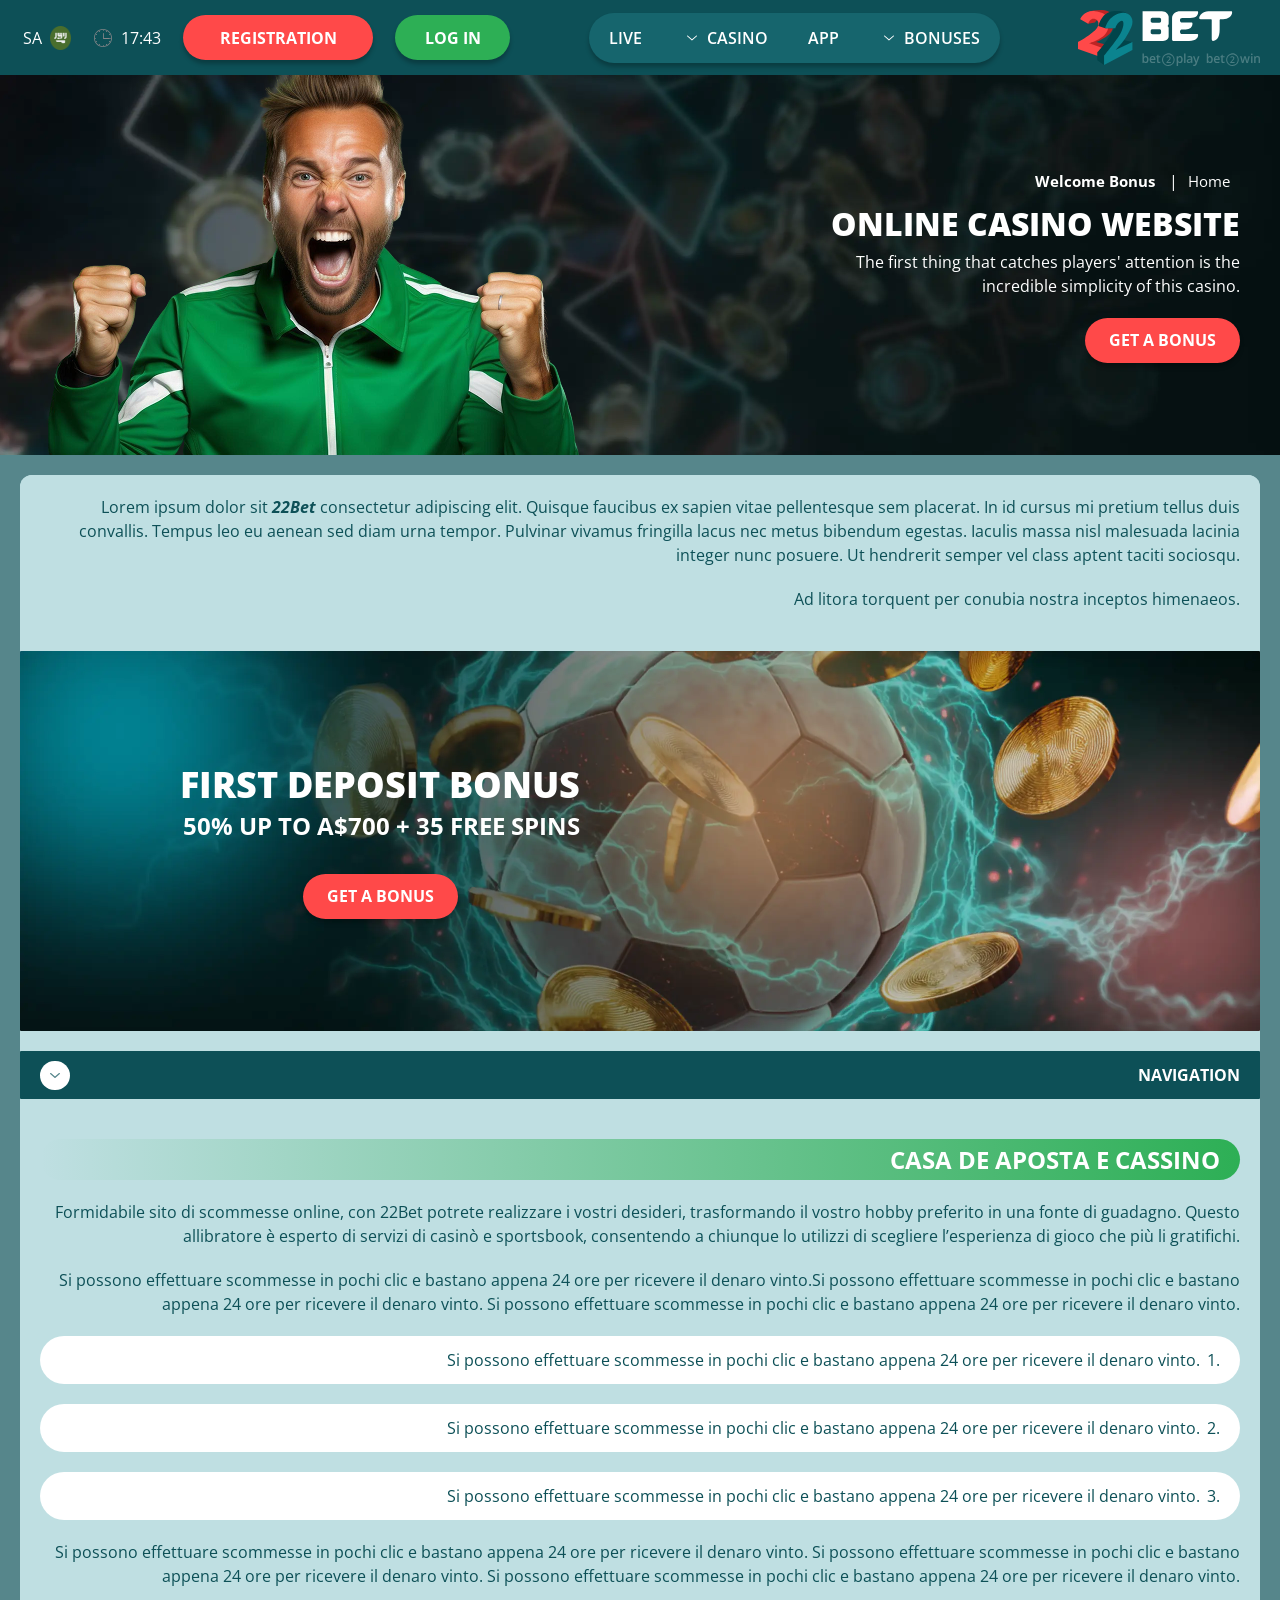
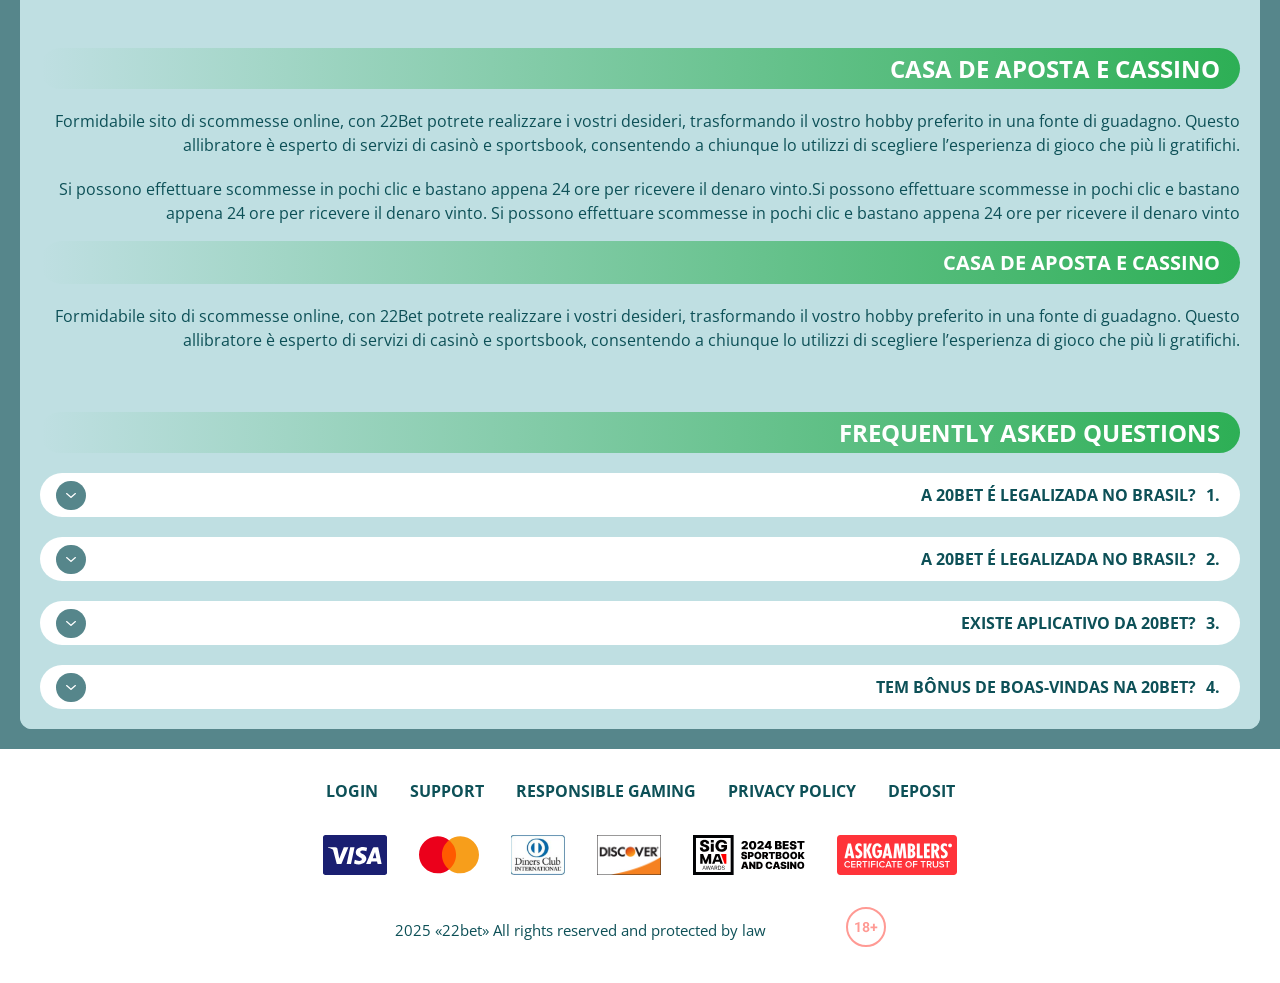
<file: welcomeBonus.html>
<!DOCTYPE html>
<html lang="sa">
  <head>
    <meta charset="UTF-8" />
   
    <meta name="viewport" content="width=device-width, initial-scale=1.0" />
    <title>22Bet </title>
    <meta name="description" content />
    <meta property="og:site_name" content />
    <meta property="og:title" content />
    <meta property="og:type" content="website" />
    <meta property="og:url" content />
    <meta property="og:image" content />
    <meta property="og:image:alt" content />
    <meta property="og:locale" content="sa" />
    <meta property="og:description" content />
    <link rel="preconnect" href="https://fonts.googleapis.com" />
    <link rel="preconnect" href="https://fonts.gstatic.com" crossorigin="anonymous" />
   <link href="https://fonts.googleapis.com/css2?family=Open+Sans:ital,wght@0,300..800;1,300..800&display=swap" rel="stylesheet">
<link href="https://fonts.googleapis.com/css?family=Roboto+Condensed&display=swap" rel="stylesheet">

   <link rel="stylesheet" href="./css/reset.css" />
    <link rel="stylesheet" href="./css/main.css" />
    <link rel="stylesheet" href="./css/media.css"/>
    <link rel="icon" href="./images/Group.png" type="image/x-icon"/>
    <script
    src="https://code.jquery.com/jquery-3.6.1.min.js"
    integrity="sha256-o88AwQnZB+VDvE9tvIXrMQaPlFFSUTR+nldQm1LuPXQ="
    crossorigin="anonymous"
  ></script>
  </head>
  <body>
    <header class="header">
      <section class="content header__content">
        <a href="./index.html" class="logo header__logo"
          ><img src="./images/logo.svg" alt="logo" title
        /></a>
        <button class="header__btn-menu" >
          <svg width="16px" height="16px" viewBox="0 0 16 16" xmlns="http://www.w3.org/2000/svg">
              <rect y="0" width="16" height="3" rx="1.5"></rect>
              <rect y="6.5" width="16" height="3" rx="1.5"></rect>
              <rect y="13" width="16" height="3" rx="1.5"></rect>
            </svg>
        </button>

          <nav class="menu header__menu">
            <ul class="header__menu-list">
                
              <li class="">
              <div class="header__menu-wrapper">
                <div class="js-button-expander js-button-expander--menu" >
                <a href="./bonus.html" >
                <span>Bonuses</span>
              </a>
              </div>
              <div class="header__menu-wrap js-expand-content js-expand-content--menu">
                <ul >
                  <li>
                    <a href="./freeSpins.html">
                    <span>Free Spins</span>
                  </a></li>
                  <li><a href="./promoCode.html">
                    <span>Promo Code</span>
                  </a>
                </li>
                  <li><a href="./welcomeBonus.html">
                    <span>Welcome Bonus</span>
                  </a>
                </li>
                <li><a href="./vip.html">
                    <span>VIP</span>
                  </a>
                </li>
                </ul>
              </div>
              </div>
               <a href="./bonus.html" class="header__menu-item">
                <span>Bonuses</span>
              </a>
            </li>
              <li>
                <a href="./app.html">
                 App
                </a>
              </li>
              
              <li class="">
              <div class="header__menu-wrapper">
                <div class="js-button-expander js-button-expander--menu" >
                <a href="./casino.html" >
                <span> Casino</span>
              </a>
              </div>
              <div class="header__menu-wrap js-expand-content js-expand-content--menu">
                <ul >
                  <li>
                    <a href="./slots.html">
                    <span>Slots</span>
                  </a></li>
                 
                </ul>
              </div>
              </div>
               <a href="./casino.html" class="header__menu-item">
                <span>Casino</span>
              </a>
            </li>
               <li>
                <a href="./live.html">
               Live
                </a>
              </li>
              <li>
                    <a href="./freeSpins.html">
                    <span>Free Spins</span>
                  </a></li>
                  <li><a href="./promoCode.html">
                    <span>Promo Code</span>
                  </a>
                </li>
                  <li><a href="./welcomeBonus.html">
                    <span>Welcome Bonus</span>
                  </a>
                </li>
                <li><a href="./vip.html">
                    <span>VIP</span>
                  </a>
                </li>
             <li>
                    <a href="./slots.html">
                    <span>Slots</span>
                  </a></li>
             
             
            </ul>
            <div class="header__button header__button-menu " >
              <a href="#" class="button  button__login-menu">log in</a>
              <a href="#" class="button button__menu">registration</a>
            </div>
           
          </nav>
            <a href="#" class="button button__login">log in</a>
            <a href="#" class="button button__singup">registration</a>
            <div id="clock" class="header__time">00:00</div>
            <a href="" class="header__flag">
              <span>sa</span>
                <span><img src="./images/flag.png" alt="flag" title /></span>
               
              </a>
      </section>
    </header>
     <main class="main home main-page">
        <section class=" hero hero__page">
           
            <div class="background">
              <img src="./images/main/bg-main.webp" alt="hero" title />
               <div class="background__decor">
              <img src="./images/layout-images/decor-bgWB.png" alt="hero" title />
              
            </div>
            </div>
            <div class="hero__wrapper hero__wrapper-page">
              <div class="hero__data hero__data-bonus">
                <ul
                class="breadcrumbs "
                
              >
                <li
                  
                >
                  <a href="#" >
                    <span >Home</span></a
                  >
                 
                </li>
                <li
                  
                >
                  <a href="#" > <span >Welcome Bonus</span></a>
                 
                </li>
              </ul>
                <h1 class="title general hero__title">
                  Online Casino Website
                </h1>
                 <p class="hero__text">The first thing that catches players' attention is the incredible simplicity of this casino.</p>
               
                <a href="#" class="button  hero__button ">Get a Bonus</a>
               
              </div>
             
            </div>
          </section>
      <section class="main__wrap main__wrap-page">
       
       <section class="content__wrapper content__wrapper-page">

         
        
       
          <section class="content article">
            <p>
             Lorem ipsum dolor sit <a href="#">22Bet</a> consectetur adipiscing elit. Quisque faucibus ex sapien vitae pellentesque sem placerat. In id cursus mi pretium tellus duis convallis. Tempus leo eu aenean sed diam urna tempor. Pulvinar vivamus fringilla lacus nec metus bibendum egestas. Iaculis massa nisl malesuada lacinia integer nunc posuere. Ut hendrerit semper vel class aptent taciti sociosqu.
            </p>
            <p>
             Ad litora torquent per conubia nostra inceptos himenaeos.
            </p>
          </section>
         
             
            <section class="content banner banner-main">
            <div class="background banner__backgroundWelcome">
              
              <img src="./images/layout-images/banner-welcome.webp" alt="banner" title />
              
            </div>
            <div class="banner__info">
              
              <h2 class="title high banner__title-main">
                  
               first Deposit Bonus
              </h2>
            <p class="banner__subtitle">50% up to A$700 + 35 Free spins</p>
              <a href="#" class="button banner__button">Get a Bonus</a>
            </div>
          </section>
        
          <section class="content menu-review__content">
              

            
                <div class="menu__review-desk menu__review-content">Navigation</div>
                <ul class="menu__review menu__review-list">
                  <li><a href="#">Lorem ipsum dolor sit</a></li>
                    <li><a href="#">Amet consectetur adipiscing</a></li>
                      <li><a href="#">Quisque faucibus ex sapien vitae</a></li>
                        <li><a href="#">Ut hendrerit sempero</a></li>
                          <li><a href="#">Pulvinar vivamus fringilla</a></li>
                           <li><a href="#">Ad litora torquent per conubia</a></li>
                         
                          
                </ul>
             
          
          </section>
          
          
        
          <section class="content article">
            <h2 class="title high article__title">Casa de Aposta e Cassino</h2>
             
            <p>
             Formidabile sito di scommesse online, con 22Bet potrete realizzare i vostri desideri, trasformando il vostro hobby preferito in una fonte di guadagno. Questo allibratore è esperto di servizi di casinò e sportsbook, consentendo a chiunque lo utilizzi di scegliere l’esperienza di gioco che più li gratifichi.
            </p>
            <p>
             Si possono effettuare scommesse in pochi clic e bastano appena 24 ore per ricevere il denaro vinto.Si possono effettuare scommesse in pochi clic e bastano appena 24 ore per ricevere il denaro vinto. Si possono effettuare scommesse in pochi clic e bastano appena 24 ore per ricevere il denaro vinto.
            </p>
           <ol>
              <li>Si possono effettuare scommesse in pochi clic e bastano appena 24 ore per ricevere il denaro vinto.</li>
              <li>Si possono effettuare scommesse in pochi clic e bastano appena 24 ore per ricevere il denaro vinto.</li>
              <li>Si possono effettuare scommesse in pochi clic e bastano appena 24 ore per ricevere il denaro vinto.</li>
            </ol>
            <p>Si possono effettuare scommesse in pochi clic e bastano appena 24 ore per ricevere il denaro vinto. Si possono effettuare scommesse in pochi clic e bastano appena 24 ore per ricevere il denaro vinto. Si possono effettuare scommesse in pochi clic e bastano appena 24 ore per ricevere il denaro vinto.</p>
          </section>
         
         
           <section class="content article">
            <h2 class="title high article__title">Casa de Aposta e Cassino</h2>
            <p>Formidabile sito di scommesse online, con 22Bet potrete realizzare i vostri desideri, trasformando il vostro hobby preferito in una fonte di guadagno. Questo allibratore è esperto di servizi di casinò e sportsbook, consentendo a chiunque lo utilizzi di scegliere l’esperienza di gioco che più li gratifichi.</p>
            <p>Si possono effettuare scommesse in pochi clic e bastano appena 24 ore per ricevere il denaro vinto.Si possono effettuare scommesse in pochi clic e bastano appena 24 ore per ricevere il denaro vinto. Si possono effettuare scommesse in pochi clic e bastano appena 24 ore per ricevere il denaro vinto</p>
            <h3>Casa de Aposta e Cassino</h3>
            <p>Formidabile sito di scommesse online, con 22Bet potrete realizzare i vostri desideri, trasformando il vostro hobby preferito in una fonte di guadagno. Questo allibratore è esperto di servizi di casinò e sportsbook, consentendo a chiunque lo utilizzi di scegliere l’esperienza di gioco che più li gratifichi.</p>
           </section>

          <section class="content faq">
            <h2 class="title high faq__title">Frequently Asked Questions</h2>
            <ul class="faq__list " >
              <li class="faq__item"  >
                <h3 class="title medium faq__subtitle js-button-expander js-button-expander--faq"  >A 20Bet é legalizada no Brasil?
                 </h3>
                <div  class="faq__answer js-expand-content js-expand-content--faq" >
                  <p  >
                    Sim, a casa de apostas tem licença emitida por Curaçao, que é reconhecida no Brasil e a permite atuar por aqui.
                  </p>
                </div>
              </li>
              <li class="faq__item"  >
                <h3 class="title medium faq__subtitle js-button-expander js-button-expander--faq"  >A 20Bet é legalizada no Brasil?</h3>
                <div class="faq__answer js-expand-content js-expand-content--faq" >
                  <p  >
                    Sim, a casa de apostas tem licença emitida por Curaçao, que é reconhecida no Brasil e a permite atuar por aqui.
                  </p>
                </div>
              </li> 
              <li class="faq__item"  >
                <h3 class="title medium faq__subtitle js-button-expander js-button-expander--faq"  >Existe aplicativo da 20Bet?</h3>
                <div class="faq__answer js-expand-content js-expand-content--faq" >
                  <p  >
                   Sim, disponível para sistemas operacionais iOS e Android.
                  </p>
                </div>
              </li> 
              <li class="faq__item"  >
                <h3 class="title medium faq__subtitle js-button-expander js-button-expander--faq"  >Tem bônus de boas-vindas na 20Bet?</h3>
                <div class="faq__answer js-expand-content js-expand-content--faq" >
                  <p  >
                   O pacote especial para novos usuários da 20Bet paga 100% sobre o primeiro depósito, com limite de 600 BRL.
                  </p>
                </div>
              </li> 
             
            </ul>
          </section>
          
        </section> 
      
        <div class=""  onclick="scrollToTop()">
          <button class="main__arrow" id="scrollToTopBtn"></button>
        </div> 
        
      </section>
    </main> 
   <footer class=" footer ">
      <section class="content footer__content">
        <ul class="footer__menu">
         <li><a href="./login.html">Login</a></li>
         <li><a href="./support.html">Support</a></li>
         <li><a href="./responsible.html">Responsible Gaming</a></li>
         <li><a href="./policy.html">Privacy Policy</a></li>
         <li><a href="./deposit.html">Deposit</a></li>
        </ul>
       
          <ul class="footer__cards-list">
           
            <li>
              <a href="#"
                ><img src="./images/visa.svg" alt="cardvisa" title
              /></a>
            </li>
            <li>
              <a href="#"
                ><img
                  src="./images/mastercard.svg"
                  alt="mastercard"
                  title
              /></a>
            </li>
            <li>
                <a href="#"
                  ><img src="./images/diners.svg" alt="diners" title
                /></a>
              </li>
              <li>
                <a href="#"
                  ><img src="./images/discover.svg" alt="discover" title
                /></a>
              </li>
              <li>
                <a href="#"
                  ><img src="./images/sigma.svg" alt="sigma" title
                /></a>
              </li>
              <li>
                <a href="#"
                  ><img src="./images/ask.svg" alt="ask" title
                /></a>
              </li>
            
          </ul>
       
        <div class="footer__wrapp">
          <div class="footer__text">
           
            <p>2025 «22bet» All rights reserved and protected by law

</p>
           
          </div>
          <div class="footer__age">
            <img src="./images/age.svg" alt="age" title />
          </div>
        </div>
      
      </section>
    </footer>
    <script src="./js/arrowUp.js" defer></script>
    <script src="./js/sidebar.js" defer></script>
    <script src="./js/expander.js" defer></script>
    <script src="./js/mobile-menu.js" defer></script>
    <script src="./js/clock.js" defer></script>
  </body>
</html>
</file>
<file: css/main.css>
html{
    -webkit-text-size-adjust: 100%;
    scroll-behavior: smooth;
      overflow-x: hidden;
  }
  
  body {
      display: block;
      position: relative;
      width: 100%;
    background: #56868B;

      font-family: 'Open Sans', sans-serif;
      font-size: 16px;
      font-weight: 400;
      line-height: 150%;
      text-align: right;
      color: #0D5057;
      overflow-x: hidden;
    }
  

    
    .content {
      display: block;
      position: relative;
      width: 100%;
      max-width: 1020px;
      max-width: 100%;
      /* overflow: hidden; */
      border-radius: 12px;
  background: linear-gradient(180deg, #BFDFE2 0%, #BFDFE2 100%);

      padding: 20px;
      margin: 0 auto 20px auto;
    }
    
    h1,
    h2,
    h3,
    h4,
    .title {
      display: block;
      position: relative;
      font-size: 32px;
      font-weight: 800;
      line-height: 100%;
      text-align: center;
      color: #ffffff;
    }
    
    h1,
    .title.general {
      text-transform: uppercase;
    }
    
    h2,
    .title.high {
      display: flex;
      align-items: center;
      justify-content: flex-end;
      font-weight: 700;
      font-size: 24px;
      line-height: 100%;
      color: #FFFFFF;
      text-transform: uppercase;
   background: linear-gradient(90deg, rgba(45, 175, 85, 0) 0%, #2DAF55 100%);

    border-radius: 50px ;
padding: 8.5px 20px;
    }

  h2::after, .article  h3::after{  content: ''; 
  display: block;
  position: absolute; 
  top: 0;
  left: 0;
  right: 0;
  bottom: 0;
  padding: 2px;
background: linear-gradient(90deg, rgba(70, 177, 81, 0) 0%, rgba(70, 177, 81, 0) 100%);

mask: linear-gradient(#fff 0 0) content-box, linear-gradient(#fff 0 0);
    -webkit-mask-composite: destination-out;
  border-radius: 12px; }

 




    h3,
    title.medium {
      font-weight: 700;
      font-size: 20px;
      line-height: 100%;
      text-align: right;
       color: #FFFFFF;
      text-transform: uppercase;
  background: linear-gradient(90deg, rgba(45, 175, 85, 0) 0%, #2DAF55 100%);

    border-radius: 50px   ;
padding: 11.5px 20px;
    }
    
    article > *,
    .article > *,
    .desk > * {
      margin-top: 20px;
    }
    
    article > *:first-child,
    .article > *:first-child,
    .desk > *:first-child {
      margin-top: 0 !important;
    }
    
    article > h2,
    .article > h2,
    .desk > h2 {
      margin-top: 32px;
    }
    
    article > h3,
    .article > h3,
    .desk > h3 {
      margin-top: 16px;
    }
    
    .button {
      
      position: relative;
    display: inline-block;
      min-width: 153px;
      height: 45px;
      border-radius: 25px;
      background: #FF4949;

      overflow: hidden;
      font-size: 16px;
      font-weight: 700;
      line-height: 100%;
      text-align: center;
      text-decoration: none;
      text-transform: uppercase;
      color: #ffffff;
      white-space: nowrap;
      cursor: pointer;
      padding: 14px 24px;
      margin: 0 auto;
   box-shadow: 0px 4px 4px 0px #00000040;

      transition: all 0.5s;
    }
    
    .button:hover {
     background: #2DAF55;

    }
    
    
    .header,
    .main ,.footer {
      display: flex;
      position: relative;
      justify-content: space-between;
      align-items: center;
     
      max-width: 1600px;
      max-width: 100%;
      
      margin: 0 auto;
    }
    
    .background{
      display: block;
      position: absolute;
      bottom: 0;left: 0;
      height: 100%;
      width: 100%;
      overflow: hidden;
    }
    
    .background img{
      position: relative;
      width: 100%;height: 100%;object-fit: cover;
      
    }

    .background-page img{
      border-radius: 0;
    }
    
    .images img{
      border-radius: 12px;
      width: 100%;
      height: 100%;
      overflow: hidden;
      display: block;
    }

    .faq {
      overflow-anchor: none;
    }
    
    /* -------------------HEADER---------------- */
    .header {
      position: fixed;
      top: 0;
      left: 0;
      right: 0;
      width: 100%;
      z-index: 100;
      background: #0D5057;

    }
    
    .header__content {
      position: relative;
      display: flex;
      flex-direction: row-reverse;
      align-items: center;
      justify-content: space-between;
      max-width: 1540px;
      max-height: 75px;
      border-radius: 0;
      background: #0D5057;
border: none;
      padding: 15px 30px;
      margin: 0 auto;
    }
    
    .logo {
      display: block;
      position: relative;
      flex: 0 0 182px;
      margin-right: 0;
      margin-left: 129px;
    }
    
    .logo img {
      display: block;
      position: relative;
      width: auto;
      max-height: 56px;
    }
    
    .logo:hover{
      transform: scale(1.1);
    }
    .header__menu {
      display: flex;
      white-space: nowrap;
      max-height: calc(100vh - 70px);
       scrollbar-width: none; 
  -ms-overflow-style: none; 
  
    }
    .header__menu::-webkit-scrollbar {
  display: none; 
}
    
    
    .header__menu-list {
      display: flex;
      flex-direction: row-reverse;
      justify-content: center;
      align-items: center;
      white-space: nowrap;
      flex: 1 1 auto;
      box-shadow: 0px 4px 4px 0px #00000040;

     background: #16656D;
      border-radius: 25px;
     


    }
    .header__menu-list li {
      display: block;
      padding:  13px 20px;
    }
    
    .header__menu-list li a {
      display: inline-flex;
      position: relative;
      align-items: center;
      font-weight: 600;
      font-size: 16px;
      line-height: 10%px;
      text-transform: uppercase;
      color:#FFFFFF;
      transition: all 0.5s;
     
    }
    
    .header__menu-list li:hover {
     background: #3D5D62;
border-radius: 50px;
      
    }
    
    .menu a{
      display: none;
    }
    
  
    span {
      display: inline-block;
    }
    
    .header__menu-list a img,
    .header__flag img {
      width: 24px;
      height: 24px;
      vertical-align: middle;
    }
    
    /* .header__menu-list a span:last-child {
      margin-left: 16px;
    } */
    
    .header__flag span:first-child {
      flex: 0 1 24px;
      margin-right: 8px;
      
    }

    .header__menu-wrap {
    display: none;
    display: block;
    position: absolute;
    right: 0;
    top: 60px;
    min-width: 120px;
    height: auto;
    background: #16656D;
box-shadow: 0px 4px 4px 0px #00000040;

    border-radius:0 0 12px 12px;
    padding: 8px 16px;
    z-index: 100;
    overflow-y: hidden;
}

.header__menu-wrap ul{
  display: flex;
  flex-direction: column;
  align-items: flex-end;
  gap: 8px;
}
.header__menu-wrap ul li{
  padding: 0;
}

.header__menu-wrap ul li:hover{
  background: none;
  
}
.header__menu-list li:first-child a ,.header__menu-list li:nth-child(3) a{
    position: relative;
    padding-left: 25px;
}

.header__menu-list .header__menu-item {
    display: none;
}

.header__menu-list li:first-child .header__menu-item {
    padding-left: 0;
}


.header__menu-list > li {
  position: relative;
}

.header__menu-wrap ul li:nth-last-child(-n+4){
  display: block;
}

.header__menu-list li:nth-last-child(-n+5) {
    display: none;
}

.header__menu-list li .header__menu-wrap ul li a{
  color:#FFFFFF !important;
  padding-right: 0;
  padding-left: 0;
}

.header__menu-list li .header__menu-wrap ul li a:hover{
text-decoration: underline !important;
}

.header__menu-list li .header__menu-wrap ul li a::after{
  display: none;
}

.header__menu-wrap.js-expand-content.expanded {
  height: auto;
}
.header__menu-list li:first-child a::after, .header__menu-list li:nth-child(3) a::after{
  content: '';
  display: block;position: absolute;
  width: 20px;height: 20px;
  left: 0;
  top: 50%;
  transform: translateY(-50%);
  background: url(../images/menu-arrowDown.svg) no-repeat center center / contain;
  transition: transform 0.5s ease;
}

.header__menu-list li:first-child.active a::after,.header__menu-list li:nth-child(3).active a::after{
transform: translateY(-50%) rotate(180deg);
}

.header__menu-list li:first-child:hover a::after,.header__menu-list li:nth-child(3):hover a::after{
transform: translateY(-50%) rotate(180deg);
}

li.active .header__menu-wrap{
display: flex;
  gap: 8px;
}
    .header__flag {
      display: flex
;
    align-items: center;
      margin-left: 0;
      color:#ffffff;
      text-transform: uppercase;
    }

    .button__login{
        margin-left: auto;
    }

     .button__login:hover{
      background: #FF4949;

     }

    .button__login{
      line-height:22px;
        min-width: 115px;
       background: #2DAF55;
box-shadow: 0px 4px 4px 0px #00000040;

        padding: 11.5px 20px;
        margin: 0 auto 0 22px;
       
    }
       .button__login:hover{
      background: #FF4949;

     }

    
 .button__singup{
  line-height: 22px;
  min-width: 190px;
  padding: 11.5px 20px;
 background: #FF4949;

box-shadow: 0px 4px 4px 0px #00000040;

    margin: 0;
    margin-left: 22px;
 }

 .button__singup:hover{
  background: #2DAF55;
 }
    .header__time{
        color:#FFFFFF;
        position: relative;
        padding-left: 28px;
        margin-left: 22px;
    }

    .header__time::before{
      content: '';
      display: block;position: absolute;
      top: 50%;
      transform: translateY(-50%);
      width: 18px;height: 18px;
      left: 1px;
      background: url(../images/clock.svg) no-repeat center center / contain;
    }

 
    .header__btn-menu{
      display: block;
      flex: 0 1 auto;
      min-width: 0;
      border:1px solid #ffffff; 
      border-radius: 10px;
      background: #054146;

      padding: 12px;
      margin-right: 12px;
      order: 3;
     
      
    }
    
    
    svg {
      position: relative;
      fill: #ffffff;
      line-height: 1;
      vertical-align: 1;
    }
    
     
    
     
    
    
    /* ------------------ MAIN------------- */
    .main.home{
      display: flex;
      
     
    }
    
    .main__wrap {
      display: flex;
      position: relative;
      flex: 1 1 100%;
      justify-content: center;
      align-items: stretch;
      max-width: 1540px;
      padding: 20px 30px;
      margin: 0 auto;
    }
    
    
    
   
    .menu__review-content::after {
      content: "";
      position: absolute;
      left: 20px;
      top:50%;
      transform: translateY(-50%);
      width: 30px;
      height: 30px;
     background: url(../images/faq-arrowDown.svg) no-repeat center center / contain;
      transition:  all 0.5s;
    }

   
    
   
    
    .menu__review-content.active::after {
      
      transform: translateY(-50%) rotate(180deg);
    }
    
    .menu-review__content{
     
      padding: 0px;
      margin-bottom: 20px;
      overflow: hidden;
background: linear-gradient(180deg, #BFDFE2 0%, #BFDFE2 100%);

      border-radius: 1px;
      
    }
  
    .menu__review-content{
      position: relative;
      padding:12px 20px 12px 60px;
      color: #FFFFFF;
      font-weight: 700;
      text-transform: uppercase;
background: linear-gradient(0deg, #0D5057, #0D5057);


    }
    /* .menu-review__content::before{
      content: '';
    display: block;
    position: absolute;
    top: 0;
    left: 0;
    right: 0;
    bottom: 0;
    padding: 2px;
   background: linear-gradient(270deg, #006670 42.79%, #0B98A1 100%);

    mask: linear-gradient(#fff 0 0) content-box, linear-gradient(#fff 0 0);
    -webkit-mask-composite: destination-out;
    border-radius: 6px;

    } */




.bonuses__desc::after{
background: linear-gradient(180deg, rgba(0, 234, 206, 0) 14.75%, rgba(0, 234, 206, 0.7) 100%);


}

    
    .menu__review-content.active{
      border-bottom-left-radius: 0;
      border-bottom-right-radius: 0;
    }
    
    .menu__review li a {
     color: #0D5057;
      position: relative;
      display: flex;
      justify-content: flex-end;
    }
  
    .menu__review li:hover a{
      
      font-weight: 700;
      font-size: 15px;
      
    }


     
    .menu__review.active{
      display: block;
     
      border-radius: 0 0 12px 12px;
    }
    .menu__review-list{
      padding: 0;
    }
    .menu__review-list li{
      padding: 8px 16px;
    }
    .content__wrapper {
      
    
      flex: 0 1 100% ;
    }
/* .menu__review-list li:not(:last-child){
  border-bottom: 1px solid #093B4033;
}
     */
     .menu__review-list li{
  border-bottom: 1px solid #093B4033;
}
  
  
      
    /* -----------hero ----------- */
    .content__wrapper{
      position: relative;
         background: linear-gradient(180deg, #BFDFE2 0%, #BFDFE2 100%);

border-radius: 12px;
     
    
    }
    
    .hero{
      padding: 0;
      min-height: 380px;
      display: flex;
      background:none;
  
      align-items: center;
      padding: 24px 24px 24px 0;
  }
    
    .hero__wrapper {
   
      display: flex;
      align-items: center;
     
    }
    
  
    .hero__data{
    display: block;
      position: relative;
        max-width: 480px;
        text-align: right;
      padding: 12px; 
    }
    
    .hero__title{
      margin-bottom: 10px;
      text-align: end;
     
    }

    .background__decor{
      position: absolute;
      left: 0;top: 0;bottom: 0;
      
    }
  
    .hero__data p{
      color:#ffffff;
      font-weight: 400;
      text-align: right;
      text-transform: none;
      margin-bottom: 20px;
    }
    
    
    .hero__rating {
      display: flex;
      font-weight: 700;
      flex-direction: row-reverse;
      align-items: center;
      justify-content: flex-start;
      text-transform: uppercase;
      color:#ffffff;
      margin-bottom: 20px;
    }
    
    .hero__rating p{
       text-transform: uppercase;
     margin-left: 10px;
     margin-bottom: 0;
    
     
    }
    .hero__button{
      display: inline-block;
    
      
      
      
      
    }

    .hero__data  li:nth-child(1) span{
      font-weight: 400;
      padding-left: 0;
    }
    .hero__data span{
      font-size: 15px;
      font-weight: 700;
      line-height: 18px;
     
        color:#FFFFFF;
        white-space: nowrap;
    }

    
    
   .hero__data .hero__span{
      font-weight: 400;
      font-size: 12px;line-height: 18px;
      color:#ffffff;
    }
    
    
    
 


/* ------------features------ */
 
.features__wrap {
  display: flex;
  gap:20px;
}
.features__list,
.features__table {
 
  
  border-radius: 12px;
  

}

.features__title{
  margin-bottom: 16px;

}

.features__list li {
  display: flex;
  gap: 8px;
  position: relative;
   padding: 8px 16px ;
}

/* .features__list li + li,
.features__table tr + tr {
  margin-top: 8px;
} */

.features__table tr,.features__list li{
background: linear-gradient(90deg, #D5DFE3 0%, #D5DFE3 100%);

border-radius: 12px;
  color:#06272A;
}


.features__table {
border-collapse: separate;
display: flex;
width: 100%;
gap: 20px;
}

.features__table tbody{
  width: 100%;display: grid;
  grid-template-columns: repeat(2,1fr);
  gap: 20px;
 
}

.features__table tr {
  font-weight: 700;
  display: flex;
  flex-direction: row-reverse;
  align-items: center;
  text-align: right;
  gap: 10px;
background: #FFFFFF;

color: #0D5057;
padding: 4px 4px;
 overflow: hidden;
border-radius: 50px;

}

.features__table tr td:last-child{
  font-weight: 400;
  padding-left: 0;
padding: 13px 16px;


}

.features__table tr td:first-child{
background: #56868B;

padding: 13px 16px ;
border-radius: 50px;
  font-weight: 400;
  text-transform: none;
  color: #FFFFFF;
 
}

.features__table td {
  width: 100%;
}

/* -------------banner---------------- */

.banner {
  display: flex;
  align-items: center;
  justify-content:flex-start;
  overflow: hidden;
  width: 100%;
  
  min-height: 380px;
  padding:  20px 20px 20px 140px;
  background: transparent;
    border-radius: 1px;
    margin-bottom: 20px;

  
}

.banner-end{
  justify-content: flex-end;
  padding: 20px 140px 20px 20px;
}

.banner__info {
  display: flex;
 
  flex-direction: column;
  align-items: flex-end;
  position: relative;
  max-width: 468px;

border-radius: 12px;
  text-align: center;
 
  padding: 20px;
}

.banner .banner__title-main {
  flex-direction: column;
  align-items:center;
  width: auto;
  justify-content: center;
  font-weight: 800;
  line-height: 120%;
  font-size: 36px;
  padding: 0;
  color: #FFFFFF;
  text-align: center;
  text-transform: uppercase;
  margin-bottom: 2.5px;
  padding-left: 0;
  padding-right: 0;
  border: none;
  background: none;
}

.banner .banner__title::after,.banner .banner__title-main::before, .banner .banner__title-main::after {
  display: none;
  
}

.banner__subtitle{
  position: relative;
  color: #FFFFFF;
  font-size: 24px;
  line-height: 150%;
  font-weight: 700;
  text-align: center;
  text-transform: uppercase;
  
  margin-bottom: 30px;
  
}



.banner__button {
  background: #FF4949;
    padding: 14px 24px;
 margin-left:auto;
 margin-right: auto;
}

.banner__button:hover{
  transform: scale(1.1);
}


.banner-page{
  max-width: 100%;
  justify-content: flex-start;
  min-height: 380px;
  padding-left: 150px;
}


   
        /* ----------------review------------- */
    
      
        .article {
          display: flex;
          flex-direction: column;
        }
        .article ul li{
          position: relative;
          padding-right: 38px;
            line-height: 28px;
   
  padding:10px 40px 10px 20px;
        }
    
        .article ul li + li,.article ol li + li{
          margin-top: 20px;
        }
       .article ul li ,.article ol li{
      background: linear-gradient(90deg, #FFFFFF 0%, #FFFFFF 100%);

text-align: right;
        border-radius: 50px;
       


       }
    
        .article ul li::before{
          content:'';
          position: absolute;
          right: 20px;
          top:50%;
          transform: translateY(-50%);
          width: 3px;height: 3px;
          border-radius: 50%;
          ;
background:#0D5057;

        }

        .article-page ul li::before{

          background:#054146;
        }


        .article  .button{
          margin: 20px auto 0 auto;
          

        }

        .article__background .article__button:hover{
          background: #2E9344;

        }
  
    

        .article a:not(.button){
            color:#0D5057; 
            font-weight: 700;
            font-style: italic;
        }

        /* для нумерованного списка */

.article ol ,.faq{
  
  counter-reset: ol;
  position: relative;
  
}

.article ol li,.faq__subtitle{
  /* display: flex;
  align-items: center; */
  counter-increment: ol; 
  position: relative; 
  line-height: 28px;
 
  padding:10px 40px 10px 20px;}

.article ol li::before,.faq__subtitle::before
 {
  content: counter(ol) "."; 
  display: inline-block;
  position: absolute;
  font: inherit;
  font-weight: 400;
  color: #0D5057;
  right: 20px;
  display: flex;
  justify-content: center;align-items: center;
 

   
}

.faq__subtitle::before{
  color:#0D5057;
  font-weight: 700;
 
}

    
     
     
    /* ----------faq----------------------- */
    
    .faq__subtitle {
      position: relative;
      font-weight: 700;
      font-size: 16px;
      line-height:100%;
      text-align: right;
      color: #0D5057;
background: linear-gradient(90deg, #FFFFFF 0%, #FFFFFF 100%);

border-bottom: none;
      border-radius: 50px;
      text-transform: uppercase;
      cursor: pointer;
      padding: 14px 44px 14px 56px;
    }
    
      
    
  
    .faq__title{
      margin-bottom: 20px;
    }
    
    .faq__subtitle::after {
      content: "";
      display: block;
      position: absolute;
      top: 50%;
      transform: translateY(-50%);
      left: 16px;
      width: 30px;
      height: 30px;
      background: url(../images/faq-arrowDown-black.svg) no-repeat center center / contain;
      transition: transform 0.3s ease-in-out;
     
    }
    
    .faq__subtitle.active::after {
      
      transform: translateY(-50%) rotate(180deg); 
    }
    
    .faq__item{
      position: relative;
   
    }
    
    .faq__item + .faq__item{
      margin-top: 20px;
    }
    .faq__subtitle.active {
  
    border-bottom: none;
    }
    
    .faq__answer {
      position: relative;
  
background: #56868B;

      color: #ffffff;
      border-radius: 50px;
           padding:  12px 16px;
     text-align: right;
       border-top:none ;
    }
    
    .js-expand-content {
      display: none;
      overflow: hidden;
    }
    
    .js-expand-content.expanded {
      height: 100%;
    }
    
    
    /* ---------main__arrow------ */
    .main__arrow {
      display: block;
      position: fixed;
      width: 40px;
      height: 40px;
      left: 20px;
      bottom: 20px;
      background: transparent;

      box-shadow: 0px 4px 25px 0px #054146CC;
border-radius: 10px;
      background:#56868B url(../images/ArrowUp.svg) no-repeat center center / contain;
      z-index: 100;
  padding: 5px;
    
  }

  .content:last-child{
    margin-bottom: 0;
  }
    
    /* ------------footer----------------- */
    .footer{
       display: flex;
      position: relative;
    background: #FFFFFF;

      
    }
    
    .footer__content{
      display: flex
;
    flex-direction: column;
    align-items: center;
      gap:32px;
      max-width: 1480px;
      padding: 30px 20px;
      /* padding: 30px 10px 10px 30px; */
      background: transparent;
      margin-bottom: 0;
      border: none;
      
    }
    .footer__menu{
      display: flex;
      justify-content:center;
      gap: 32px;
      flex-wrap: wrap;
    }
    
   

    .footer__menu li a{
      font-weight: 700;text-transform: uppercase;
        position: relative;
        color:#0D5057;
        transition: all 0.5s;
    
    }

    .footer__menu li:hover a{
color: #5AB060;
    }
    .footer__info{
        position: relative;
    }

    
    .footer__info a{
     
      color: inherit;
    
    } 
    
    .footer__cards-list {
      display: flex;
      flex-wrap: wrap;
      align-content: center;
      justify-content: center;
      align-items: center;
      gap:32px;
      
    }
    
    
    
    .footer__cards-list li img {
      width: 100%;
      
      height: auto;
      display: block;
    }

    .footer__cards-list li{
      transition:  all 0.5s;
    }
    .footer__cards-list li:hover{
      transform: scale(1.1);
    }
    
    .footer__text{
      text-align: center;
      /* margin-left: auto;
      margin-right: auto; */
      
    }
    
    .footer__text p{
      color: #0D5057;
      font-size: 15px;
      font-weight: 400;
      line-height: 22px;
    }
    
    .footer__text p + p {
      margin-top: 8px;
    }
    
    .footer__wrapp{
      display: flex;
      width: 100%;
      flex-direction: row;
      justify-content: center;
      gap: 80px;
      align-items: center;
      
    }
    
    
    
    .footer__age img{
     max-width: 40px;
     max-height: 40px;
    }
    
    .footer__information{
      display: flex;
      justify-content: center;
    }
    
    .footer__information li + li{
      margin-left: 24px;
    }

    .footer__copy{
color: #ffffff;
font-size: 14px;
line-height: 16.41px;
text-align: center;
    }
    
/* --------------bonus page------------- */


    .breadcrumbs {
      display: flex;
      text-align: center;
      flex-direction: row-reverse;
      margin-bottom: 8px;
      white-space: nowrap;
    }
    
    .breadcrumbs li:not(:last-child) a {
      padding-left: 0;
    }
    
    .breadcrumbs li a span{
      /* font-weight: 400; */
      color: #ffffff;
      padding: 10px;
    }
    
    .breadcrumbs li:first-child a:hover span{
      color: #EB5851;
    }
    
    .breadcrumbs li:last-child a {
      font-weight: 400;
      cursor: default;
    }
    
    .breadcrumbs > li:not(:first-child):after {
      content: "|";
      position: relative;
      color: #ffffff;
      
    }

      .breadcrumbs > li:first-child span{
        padding: 10px;
      }
    
    .main-page.home{
   
      padding-top:75px;
      display: block;
    }
    
    .main__wrap-page{
      justify-content: flex-start
    }
    
    .home .hero__page{
     
      position: relative;
        width: 100vw;
        display: flex
    ;
        justify-content: end;
        align-items: center;
        background: linear-gradient(to right, rgba(23, 25, 35, 0.8) 100%, rgba(23, 25, 35, 0.6) 40%, rgba(23, 25, 35, 0.2) 70%, rgba(23, 25, 35, 0.8) 80%);
        padding-top: 24px;
        padding-bottom: 24px;
        padding-left: calc(50% - 600px);
        padding-right: calc(50% - 700px);
       
    }

    .hero__data-page{
      max-width: 600px;
      padding: 32px;
    }
    
    .hero__data .hero__text-page{
      font-size: 15px;
      text-transform: none;
      margin-bottom: 32px;

    }

    
    
    .content__wrapper-page{
      top:0;
    }
    
    .content.bonuses {
      padding: 0;
      background: none;
       border: none;
    }
    
    .bonuses__list {
  
      gap: 20px;
      display: grid;
      grid-template-columns: repeat(2, 1fr);
   }

            
    
    .bonuses__item {
      display: flex;
      align-items: center;
      justify-content: center;
   position: relative;
      border-radius: 12px  12px 0 0;
      padding: 0;
      background: #072E31;

      min-height: 610px;
      overflow: hidden;
    }
    
    .bonuses__item > * {
      position: relative;
    }
    
    .bonuses__item + .bonuses__item {
      margin-top: 0;
    }
    
    .bonuses__item:before {
      display: none;
    }
    
    
    .bonuses__img img {
      display: block;
      width: 100%;
  height: 100%;
 object-fit: cover;

    }
    
    .bonuses__desc {
     position: relative;
    height: max-content;
  background: #0A636BB2;

backdrop-filter: blur(30px);
width: 100%;
max-width: 100%;
      border-radius: 12px;
     
      padding: 30px 40px;
   
    }
    
    .bonuses__desc .wrap {
     
      color: #3C404B;
   
      text-align: center;
    }

    .images__wrap{
      width: 100%;height: 100%;padding: 20px ;
     display: flex;justify-content: center;
     align-items: flex-end;
    }
    
    .bonuses__icon {
      background-color: #fff;
      width: 80px;
      height: 80px;
      border-radius: 50%;
      position: absolute;
      top: -40px;
      left: 0;
      right: 0;
      margin: auto;
     
      display: flex;
      
      align-items: center;
      
      justify-content: center;
    }
    
    .title.bonuses__title {
      flex-direction: column;
      color: #FFFFFF;
      font-size: 26px;
      line-height: 32px;
      border: none;
      background: none;
      padding-left: 0;
      padding: 0;
      position: relative;
    }
  .title.bonuses__title::after{
    display: none;
  }
    
    .bonuses__text {
      margin-top: 20px;
      color: #ffffff;
    }
    
    .bonuses__text p {
      margin-top: 0;
      color:#ffffff;
    }
    
    .bonuses__buttons {
     position: relative;
      display: flex;
     flex-wrap: wrap;
      justify-content: center;
     
      gap: 20px;
      margin-top: 20px;
      z-index: 1;
    }
    
    .bonuses__button {
      
      height: 45px;
      width: max-content;
      box-shadow: none;
      min-width: 151px;
      font-size: 13px;
      line-height: 100%;
      font-weight: 700;
      padding: 16.5px 14px;
      /* width: calc(50% - 8px); */
      margin: 0;
      box-shadow: 0px 4px 4px 0px #00000040;

    }
    
    .bonuses__button:first-child {
     background: #2DAF55;


     
    }
    
    .bonuses__button:first-child:hover {
   background: #FF4949;


    }
    
    .bonuses__button:last-child {
    background: #FF4949;
    min-width: 121px;



    }
    
    .bonuses__button:last-child:hover {
       background: #2DAF55;


    }
    
    .hero__button-page{
      display: block;
    margin-top: 0;
    margin-left: 0;
    width: 185px;
    margin-right: auto;

    }

    .hero__button-page:hover{
      background:#2E9344;
    }
   
    

    /* --------------------app-page------------- */

    .hero__page-app{
      /* min-height: 650px; */
      height: auto;
    }

    .hero__img{
      
      z-index: 1;
      position: relative;
      
    }

    .hero__images-decor{
      position: absolute;
      bottom:-40px;right: 0;
     
      
    }
    .banner__app {
      display: flex;
      align-items: center;
      justify-content: center;
      min-height: 200px;
      border-radius: 16px;
      padding: 30px;
    }
    .banner__logo {
      max-width: 243px;
      flex: 0 0 243px;
      margin-right: 106px;
      margin-left: 106px;
      z-index: 3;
    }
    
    .banner__logo img {
      max-height: 91px;
    }
    
    .banner__content-app {
      display: flex;
      
      flex-direction: row;
      align-items: flex-end;
     justify-content: flex-end;
      gap:16px;
     
      

    }
    .banner__btn {
      display: flex;
      flex-direction: row ;
      position: relative;
      min-width: 218px;
      height: 58px;
      font-size: 14px;
      font-weight: 700;
      align-items: center;
      line-height:16px;
      text-align: center;
      text-decoration: none;
      justify-content: center;
      border-radius: 50px;
      background: transparent;
      color: #ffffff;
    background: #2DAF55;
gap: 8px;
      text-transform: uppercase;
        cursor: pointer;
       
      padding:  16px 38px;
      padding: 13px 24px;
      /* margin: 0 auto; */
      transition: all 0.3s ease;
      overflow: hidden;
      z-index: 3;
      
    }
    
    .banner__btn:hover {
   background: #FF4949;


      border:none;

    }

    .banner__btn:last-child{
   
background: #FF4949;


    }
    
    .banner__btn:last-child:hover{
 background: #2DAF55;

    }
   
 
    
    .button__wrap-app {
      display: flex;
      flex-direction: column;
      gap: 16px;
      z-index: 3;
      ;
    }
    
    
    .banner__btn-app img,
    .banner__btn-android img {
     
      width: 32px;
      height: 32px;
      
    }
    
  

    .hero__list{
      position: relative;
      display: flex;
      justify-content: center;
      flex-wrap: wrap;
      flex-direction: row;
      gap:20px;
      margin-bottom: 32px;
    }

    .hero__list li{
      display: flex;
      flex-direction: column;
      position: relative;
      justify-content: center;
      color:#ffffff;
      align-items: center;
      flex: 0 0 112px;
      gap: 8px;
      text-align: center;
      
    }

      .hero__list li img{
        width: 40px;height: 40px;
      }
    /* -------------casino-page------------- */
    .casino__hover-link {
  color: #4da533;
  font-weight: 700;
}
.casino__item h3 {
  display: flex;align-items: center;
  font-weight: 700;
  justify-content: center;
  color: #1a2930;
  padding: 16px;
  text-align: center;
  text-decoration: none;
  text-transform: capitalize;
}

.casino__hover p {
  color: #ffffff;
  font-weight: 700;
}

.casino__buttons {
  min-width: 0;
  width: 60px;
  height: 60px;
  line-height: 22px;
  padding: 0;
  display: flex;
  justify-content: center;align-items: center;
 background: #5AB060;
    border-radius: 50%;
box-shadow: none;
  
}

.casino__buttons:hover{
  
transform: scale(1.1);
}
.casino__hover {
  display: flex;
  flex-direction: column;
  justify-content: center;
  align-items: center;
 background: #000000B2;
 
  border-radius: 12px;
  border-bottom-right-radius: 0;
  border-bottom-left-radius: 0;
  position: absolute;
  left: 0;
  top: 0;
  width: 100%;
  height: 100%;
  opacity: 0;
  transform: translateY(100%);
  transition: transform 250ms cubic-bezier(0.4, 0, 0.2, 1),
    -webkit-transform 250ms cubic-bezier(0.4, 0, 0.2, 1);
    padding: 0;
    gap: 16px;
}


.casino__hover-casino{
justify-content: center;
padding: 24px;
}
.casino__item {
  position: relative;
  border-radius: 12px;
  
  box-shadow: 0px 4px 10px 0px #00000040;
  width: 100%;

  overflow: hidden;
}

.casino__item:hover .casino__hover {
  transform: translateY(0);
  opacity: 1;
  z-index: 1;
}
.casino__img {
  display: block;
  width: 220px;
  height: 220px;
  width: 100%;
  height: auto;
  border-radius: 12px;
}

.casino__list {
  display: flex;
  flex-wrap: wrap;
  gap: 22px;
 
  display: grid;
  grid-template-columns: auto auto auto auto ;
  padding: 0 12px;
}

.casino__list-page{
  grid-template-columns: auto auto auto auto
}

.casino__wrapper {
  /* position: relative; */
  overflow: hidden;
 
  border-radius: 12px;
}

.casino__hover h3{
color: #ffffff;
text-decoration: none;
text-transform: uppercase;
font-size: 15px;
line-height: 22px;
padding: 0;
}
.casino-box{
  display: flex;flex-direction: column;
  align-items: center;
  gap: 12px;
}

.casino__hover-links{
  color: #FDFDFD;
  text-transform: uppercase
  ;
  
}

.casino{
  background: transparent;
  padding: 0;
  border: none;
}
/*  */
.casino__hover .live__subtitle{
  font-size: 24px;
  line-height: 32px;
}
</file>
<file: css/media.css>
@media screen and (max-width: 480px) {
    .content {
      
      margin-left: 0;
      margin-right: 0;
    }}
  
    /* ----------------header------------------- */
    @media screen and (max-width: 1568px){
.main__arrow {
  bottom: 80px;
}

.ratings__info {
  padding: 16px;
}}
    @media screen and (max-width: 1560px){
      .table tr td:nth-child(1) {
        flex: 0 0 200px;
    }
    } 

     @media screen and (max-width: 1495px){
      .features__table tr::before {
        left: 20px;
      }
}

    @media screen and (max-width: 1480px){
     

          .background-page img {
        object-position: 100%;
    }

    .home .hero__page {
        padding-left: 20px;
        padding-right: 20px;
    }
    } 

   @media screen and (max-width: 1340px){
   .background img{
    object-position: 100%;
   }



   .logo {
    margin-left: auto;
   }
  
   .header__wrap-nav{
     margin-right: auto;
   }
  
      .header__app  span:nth-child(3n) {
          display: none;
      }

      .banner__background img{
        object-position: 99%;
      }

      .banner-end .background img{
        object-position: 10%;
      }

      .hero__data {
        padding: 20px;
      }

      /*  */
      .features-row {
   gap: 20px;
    
  }

 .feature-item {
  max-width: 33.333%;
  padding-left: 120px;
  padding-right: 20px;
  border-radius: 6px;
 }

 .feature-icon {
  left: 20px;
 }


  .feature-arrow {
    display: none;
  }
  } 
  
  @media screen and (max-width: 1211px) {
  .section__wrap {
    flex-direction: column;
  }

  .banner{
    min-height: 380px;
  }
  }
  
   @media screen and (max-width: 1281px) {
  
   
  
      .header__btn-menu.active {
        background: #054146;

      }
    }
    
    @media screen and (min-width: 1215px) {
      .header__btn-menu {
        display: none;
       
      }

    
    }
  
    @media screen and (max-width: 1215px) {
      .header__btn-menu svg {
        display: block;
        margin: 0;
      }
      .header__menu-list .header__menu-item {
        display: block;
      }

      .header__menu-list li:nth-last-child(-n+5) {
    display: block;
}

       .header__menu-wrapper {
        display: none;
    }

    .header__menu-list li:first-child a::after, .header__menu-list li:nth-child(3) a::after{
      display: none;
    }

    .header__menu-list li:first-child a, .header__menu-list li:nth-child(3) a {
      padding-left: 0;
    }
    }
    
    @media screen and (max-width: 1215px) {
      .header__btn-menu svg rect {
        transform-origin: 50% 50%;
        transition: all 0.5s;
      }
    }
    
    @media screen and (max-width: 1215px) {
      .header__btn-menu.active svg rect:nth-child(1) {
        x: -2px;
        y: 6px;
        width: 20px;
        transform: rotate(225deg);
      }
    
      .header__btn-menu.active svg rect:nth-child(3) {
        opacity: 0;
      }
    
      .header__btn-menu.active svg rect:nth-child(2) {
        x: -2px;
        y: 6px;
        width: 20px;
        transform: rotate(135deg);
      }
    }
    
   
 @media screen and (max-width: 1215px) {
      .header__menu {
        
        position: fixed; 
        top: 70px; 
        left: 0;
        width: 100%; 
        height: 0;
        overflow: hidden; 
       background: #0D5057;

        text-align: center;
        z-index: 100; 
        transition: height 0.5s ease, opacity 0.5s ease;
        opacity: 0; 
        padding:20px 50px;
        overflow-y: auto;
        display: block;
    
        box-sizing: border-box;
      
      }
    
      .header__menu.active {
        display: block; 
        height: 100vh; 
        opacity: 1;
     
      }
    
    
      
    
      .header {
        z-index: 101; 
      }
    }
    
    @media screen and (max-width: 1215px) {
      .header__menu ul {
          display: flex;
          flex-direction: column;
          justify-content: center;
          text-align: center;
          margin-bottom: 16px;
          gap: 5px;
          background: none;
        box-shadow: none;
      }
  
      .header__menu ul li{
        font-size: 15px;
        white-space: nowrap;
        padding: 5px;
        
      }
      .header__menu-list li:hover{
        background: none;
       
      }

       .header__menu-list li:hover a{

color: #DE594C;
       }
  
      .header__menu ul li + li{
        margin-top: 5px;
      }
  
      .menu ul li:not(:last-child) {
        margin-right: 0;
        
      }

    
  .images__wrap {
    padding-left: 20px;
    padding-right: 20px;
  }
  
  } 

  @media screen and (max-width: 1188px) {
    .rating__table tr + tr {
      margin-top: 0;
    }
   

    .banner .banner__title-main {
      width: 100%;
    }

    .casino__list {
          grid-template-columns: auto auto auto  auto;
    }

    .casino__buttons {
      width: 60px;height: 60px;
    }
  }

  @media screen and (max-width: 1070px) {
  .home .hero__page {
        padding-left: 20px;
        padding-right: 20px;
    }

        .banner{
          padding: 20px;
        }

  .hero__data{
      background: rgba(0,0,0,0.5);
      border-radius: 6px;
    }

    .banner-page {
      padding: 20px;;
    }

    .features-row {
      flex-direction: column;
      width: 50%;
    }
.features {
  display: flex;
  gap: 20px;
}
.features-row {
  gap: 20px;
}
        .feature-item {
border-radius: 6px;
          max-width: 100%;
        }

    
  }
  @media screen and (max-width: 950px) {
    .hero__data-bonus{
      background: rgba(0,0,0,0.5);
      border-radius: 6px;
    }
    .images__wrap {
      padding: 20px;
    }

    .background img {
      object-position: 50%;
    }
 .banner-main .background img{
        object-position: 100%;
      }

       .banner-end .background img{
        object-position: 10%;
      }
  
    .home .hero__page{padding-left: 20px;}
  }

  @media screen and (max-width: 829px) {
    .hero__data  {
      background: rgba(0,0,0,0.5);
      border-radius: 6px;
    }

    .hero{
      padding-left: 20px;
    }

    .features__wrap ,.features__table {
      flex-direction: column;
      gap: 4px;
      
    }
    .features__list, .features__table {
      width: 100%;
    }
  

.feature-icon {
  width: 40px;height: 40px;
}

.feature-item {
  padding: 16px 16px 16px 70px;
}
 .button__login {
      display: none;
    }

   .header__button-menu > .button__login-menu{
        display: inline-block;
            min-width: 115px;
    background: #2DAF55;

        margin: 0;
        
    } 
  
    .button__login-menu:hover{
      background: #FF4949;

    }
  }


  

  @media screen and (max-width: 774px) {
   
  
      .menu .button__singup{
         display: none;
      }
  
      
       .header__button {
        display: block;
        
      }

      
        .table tr td:nth-child(1) {
            flex: 0 0 160px;
        }
  
    }
  
    @media screen and (max-width: 711px) {
    .button__login{
      display: none;
      
  } 
  .sport-menu__list li a{
    padding: 13px;
  }
  .sport-menu__list {
    gap:16px;
  }
 }


  
  @media screen and (max-width: 664px) {
      
      .header__content{
          padding: 15px;
      }
      .menu .button__singup{
          display: inline-block;
          margin: 0;
          margin-left: 10px;
       }
      
      .header__menu .header__button-menu{
        display: flex;
            flex-direction: column;
            
            justify-content: center;
            align-items: center;
      }
  
      .header__menu .button__menu {
        display: inline-block;
        margin-top: 20px;
         background: #FF4949;

            min-width: 190px
        
      }

         .header__menu .button__menu:hover{background: #2DAF55;
} 
      .button__singup{display: none;}
     
      .features__table tr td:first-child::after {
        display: none;
      }

  
    .features {
      flex-direction: column;
      gap: 0;
    }

    .features-row {
      width: 100%;
    }
  }

 

  @media screen and (max-width: 616px) {

    .features__table tbody {
      grid-template-columns: repeat(1,1fr);
    }

    .sport-menu{
      flex-direction: column;
      align-items: center;
    }
    .sport-menu__list{
      justify-content: center;
    }

    .sport-menu__wrap {
      width: max-content;
    }
  }

    @media screen and (max-width: 576px) {
      .banner__button {
        margin-right: auto;
      }
      .banner__subtitle,    .banner .banner__title-main  {
        text-align: center;
      }

      .banner__info{
        width: 100%;
        min-width: 0;
        align-items: center;
      }

      
    }  


    @media screen and (max-width: 535px) {
      .rating__table img + img {
        margin-left: 2px;
    }
.banner-page .background img{
  object-position:70%;
}
   
    }

    @media screen and (max-width: 509px) {
      .banner__info {
        text-align: center;
       align-items: center;
      }

      .banner .banner__title-main{
        font-size: 28px;
        text-align: center;
        align-items: center;
      }

      .banner__subtitle  {
        text-align: center;
      }

      .banner__button {
        margin-left: auto;
      }

      .table tr td:nth-child(1) {
        font-size: 14px;font-weight: 500;
      }
    }

 
  @media screen and (max-width: 468px) {
      
     
      .header__flag{
        margin-right: 0;
      }

      .hero__data,.hero__title,.hero__data p {
        text-align: center;
      }

      .hero__rating{
        justify-content: center;
      }

          .banner__content-app {
            align-items: center;
          }
   
  }

  @media screen and (max-width: 447px) {
    
   
  .table tr td:nth-child(1) {
    font-weight: 700;
  }
  .main__wrap {
    padding: 20px 10px 10px 10px;}
  }

  @media screen and (max-width: 447px) {
    .table tr td:nth-child(1) {
       flex: 0 0 150px;
    }
    .rating__table tr {
      padding: 16px 10px;
  }
  
  }
  
  @media screen and (max-width: 1440px) {
      .sidebar-left{
          display: none;
      }
  
      .header__content {padding-left: 20px;
      padding-right: 20px;}
      
     
     
  
  } 
  
  @media screen and (max-width: 1440px) {
    .menu-review__content{
      display: block;
      /* padding: 0; */
      
     }
  
     
     .menu-review-desk{
       padding: 16px;
     } 
     
    
    .menu-review__content > .menu-review__list.active {
      display: block ;
    }
  }
  
  /* -----------------main--------- */
  
  @media screen and (max-width: 1440px) {
  
    .main__wrap{
      
      padding: 20px;
    }
  
      .content__wrapper  {
          
          flex: 1 1 100%;
          margin: auto 20px 0 0
         
      }
  
       .content__wrapper .content{
        max-width: 100%;
          margin-left: 0;
          margin-right: 0;
         } 
  }
  
  @media screen and (max-width:1100px) {
      
  
      .content__wrapper {
          flex: 1 1 100%;
          margin-right: 0;
          max-width: 100%;
         } 
  }
  
  
  @media screen and (max-width:560px) {
    .main.home{
      display: block;
    }
    .content {
      padding: 16px;
    }
        .menu-review__content

 {padding: 0px;}
 .casino {
  padding: 0;
 }

 .bonuses__desc {
  padding: 16px;
 }
  }
  
  
  
  /* -----------features---------------- */
  
  @media screen and (max-width:1189px) {
      table td:first-child {
          width: 50%;
           font-weight: 700;
        }
        
        table td:last-child {
          width: 50%;
   
        }
    .ratings__list {
        grid-template-columns: repeat(3, 1fr);
    }
        
        .features__table td:last-child {
         
          white-space: normal;
        }
  
        
        

        .background-page-casino img,.background-page-live img{
          object-position: 50%;
        }
  
  }
  
  @media screen and (max-width:1100px) {
      .sidebar-right{
          display: none;
      }

      .features__table tbody {
        grid-template-columns: repeat(2,1fr);
      }

      .banner__info {
        background: rgba(0,0,0,0.3);
        backdrop-filter: blur(2px);
      }

  }

  @media screen and (max-width:899px) {
    .features__table tbody {
        grid-template-columns: repeat(1, 1fr);
    }

  }
  @media screen and (max-width:859px) {
    .features__content {
      flex-direction: column;
    }

    .features__wrapp {
      width: 100%;height: 450px;
    }

    .content__wrapp {
      width: 100%;
    }

   .footer__cards-list {
    gap: 20px;
   }

  .rating__table img{
    width: 28px;
  }

     .banner-main .banner__backgroundWelcome img{
object-position: 50%;
  }
  }

  
  @media screen and (max-width:750px) {
    
    .ratings__list li {
        width: 100%;
    }
  
    
  
    .ratings__button{
      margin-left: auto;
    }
  
    .hero__title{
      font-size: 28px;
    }
  
    .rating__table img + img {
      margin-left: 4px;
  }
  
    .review__title, .ratings__title, .faq__title{
      font-size: 28px;
    }
  }

  @media screen and (max-width:713px) {
   
    .bonuses__img img{
      object-position: 100%;
    }

    .ratings__list {
        grid-template-columns: repeat(2, 1fr);
    }

    .hero{
      padding: 20px;
    }

    .hero__data{
      background: rgba(0,0,0,0.5);
      padding: 20px;
      border-radius: 10px;
      backdrop-filter: blur(2px);
    }
  }

  @media screen and (max-width: 687px) {
    
    .rating__table tr {
      flex-direction: column;
      justify-content: center;
      gap:12px;
      padding: 16px;
    }

    .table tr td:nth-child(1) {
      flex: 0 ;
      justify-content: center;
  }
  .table tr td:nth-child(3) {
    margin-left: 0;
    flex: 0;
  }
  .rating__table img + img {
    margin-left: 8px;
}

   
  }

  @media screen and (max-width:650px) {
    table{
      flex-direction: column;
    }
   
        .features__table tbody {
        grid-template-columns: repeat(1,1fr);
      }

          .banner-main .background img {
        object-position: 85%;
    }

     .banner-end .background img{
        object-position: 20%;
      }
     
 
  }
  
  @media screen and (max-width:600px) {
    .review__title, .ratings__title, .faq__title{
      font-size: 24px;
      line-height: 32px;
      white-space: wrap;
    }
    
  
   
  }

  @media screen and (max-width:576px) {
    .button__wrap-app{
      flex-direction: column;
    }
    
       .features__table tr::before {
      width: 60px;height: 60px;
    }
    
     
  }

  

  @media screen and (max-width:536px) {
    

    .features__wrapp {
      height: 350px;
    }
    .ratings__list {
        grid-template-columns: repeat(1, 1fr);
    }
  }

  

  @media screen and (max-width:480px) {
    .hero__wrapper{
      position: relative;
      max-width: 100%;
      align-items: center;
      flex-direction: column;
      justify-content: center;
      
      
    }
        .main__wrap {
        padding: 20px 10px 10px 10px;
    }
    
    .sport-menu{
      display: none;
    }
  
  
    .hero__img{
      position: absolute;
      opacity: 0.5;
      
    }
  
    .hero__title{
      
      
      z-index: 1;
    }
  
    .hero__button{
      
      z-index: 1;
      
    }
    .features__table tr{
     
     text-align: center;
      flex-direction: column;
      border-radius: 12px;
      
    }

    .features__table tr td:first-child ,.features__table tr td:last-child {
width: 100%;
text-align: center;

    }
 .features__table tr::before {
      width: 40px;height: 40px;
    }
  
  
   
  
    .features__table td:last-child {
      
      word-wrap: break-word; 
      white-space: normal;  
      
    }

    .rating__table img + img {
      margin-left: 4px;
  }
    .features__table tr {
      gap: 0;
    }

    
  } 

  @media screen and (max-width:454px) {
    .features-banner__data {
      max-width: 300px;
    }

    .features-banner__title {
      font-size: 22px;
    }

    .header__logo {
      flex: 0 0 120px;
    }

    .main-page.home {
    padding-top: 70px;}

    .rating__table img {
      width: 24px;
  }
  .banner__info {
    padding: 15px;
  }

  h2, .title.high{
    font-size: 22px;
    line-height: 24px;
  }
.banner__subtitle {
  font-size: 22px;line-height: 100%;
}
      .banner .banner__title-main {
        font-size: 26px;
        line-height: 120%;
  }}


  

  @media screen and (max-width:414px) {
    .features-banner__data {
      max-width: 280px;}

      .features__button {
        min-width: 170px;
        padding-left: 20px;padding-right: 20px;
        
      }
      .main__arrow {
        opacity: 0.5;
      }
    }
  @media screen and (max-width:395px) {
    .hero__data {
      padding: 16px;
    }

        .header__logo {
        flex: 0 0 100px;
    }


    .features-banner__data {
      max-width: 260px;}

      .features-banner__title {
        font-size: 20px;
        margin-bottom: 16px;
      }

      .features-banner__title span{
        font-size: 12px;
      }
  }
  @media screen and (max-width:387px) {
    .hero__data {
      padding: 13px;
    }

   
    .rating__table img {
      width: 18px;
  }

  .rating__table img + img {
    margin-left: 3px;
}
  } 


  @media screen and (max-width:385px) {
    .footer__wrapp {
        flex-direction: column;
        gap:12px;
    }
    .footer__text {
        margin-right: 0;
        margin-left: 0;
    }

       .main__arrow{
        bottom: 20px;
       }

   
  }
  
  @media screen and (max-width:370px) {
     
  
     .header__app  {
      display: none;
  }
  
    .logo{
        max-width: 100px;
    }
    .banner__logo{
      max-width: 243px;
    }
  
     table td:first-child {
      width: 70%;
      font-size: 14px;
       font-weight: 500;
       white-space:normal;
       
    }
    
    table td:last-child {
      
      font-size: 14px;
    }
  
    
    .header__time::before {
        display: none;
    }

      .header__time{
        padding-left: 0;
      }
  
    .ratings__wrap{white-space: nowrap;}

    .features-banner__data {
      max-width: 240px;}

      .features-banner__title {
        font-size: 18px;
        
      }
  }
  
  
  @media screen and (max-width:480px) {
   
  
    .footer__information{
      display: flex;
      flex-wrap: wrap;
    }
  
    .footer__information li {
      margin-left: 24px;
      margin-top: 24px;
    }
    .banner__backgroud img {
        object-position: 99%;
    }
}
@media screen and (max-width:442px) {
    .footer__menu{
        display: block;
        text-align: center;
      }
      .footer__menu li{ 
        text-align: center;
        padding-left: 0;
        
      }
      .footer__menu .footer__info li::before {
        display: none;
      }
      .footer__menu div{
        border: none;
      }
    }
  
  
  @media screen and (max-width:440px) {
    
    .banner__info .banner__title {
      font-size: 20px;}

      .banner__button{
          min-width: 180px;
          padding: 14px;
      }
   
  
    .footer__menu > li:not(:last-child){ 
      margin-bottom: 16px;
      
    }

    .banner__info .banner__title {
        font-size: 24px;}

        .sport-menu__list li a {
          padding: 5px;
        }
  }



  @media screen and (max-width:348px) {
    
  .features-banner__data {
    max-width: 220px;}

    .features-banner__title {
      font-size: 16px;
      
    }

    .header__flag span:first-child{
      display: none;
    }
  }
  /* ------------bonus-page-------------- */

  
  @media screen and (max-width:1440px) {
    .sidebar-left-page{
      display: block;
      margin-right: 20px;
    }

    .menu-review__content-page{
      display: none;
      
    }
    .bonuses__img img{
      object-position: 50%;
      width: 100%;
    }
    
    .content__wrapper-page{
      margin-right: 0;
      
    }

    .content.menu-review__content.content-page{
      margin: 0;
    }


    .bonuses__button{
      margin-left: 0;margin-right: 0;
    }
    
  }

  @media screen and (max-width:986px) {
    .sidebar-left-page{
      display: none;
    }

    .menu-review__content-page{
      display: block;
      
    }

    .content__wrapper-page{
      margin-right: 0;
    }
    .main__wrap-page{
      display: block;
    }

    .bonuses__buttons {
      flex-wrap: wrap;
    }
  }

  
  @media screen and (max-width:900px) {
  .bonuses__list {
    grid-template-columns: repeat(1,1fr);
  }
.bonuses__desc {
  max-width: 100%;
}

}

@media screen and (max-width:693px) {
  
 
    .hero__data-page{
      width: 100%;min-width: 0;
    }

   
  }

@media screen and (max-width:616px) {
    .bonuses__list{ grid-template-columns: repeat(1, 1fr);}

   } 

@media screen and (max-width:598px) {
  .bonuses__list {
    flex-direction: column;
  }
  .bonuses__item {
    max-width: 100%;
    width: 100%;
    max-width: 560px;
}


   

    
}

@media screen and (max-width: 468px) {
  .breadcrumbs{
    justify-content: center;
  }

     

 
  .hero__button-page{
    margin-left: auto;
  }
  
}



/* --------------app-page-------------- */
@media screen and (max-width: 1531px) {
  .banner__logo {
    
    margin-right: 80px;
    margin-left: 80px;
  }



}

@media screen and (max-width: 1470px) {
  .banner__logo {
    
    margin-right: 50px;
    margin-left: 50px;
  }
}
@media screen and (max-width: 1440px) {
  .banner__logo {
    
    margin-right: 280px;
    margin-left:280px;
  }
}
@media screen and (max-width: 1391px) {
  .banner__logo {
    
    margin-right: 230px;
    margin-left:230px;
  }
}

@media screen and (max-width: 1291px) {
  .banner__logo {
    
    margin-right: 180px;
    margin-left:180px;
  }
}

@media screen and (max-width: 1240px) {
  .banner__logo {
    
    margin-right: 160px;
    margin-left:160px;
  }

  .background-page img{
    object-position: 100%;
  }
}

@media screen and (max-width: 1145px) {
  .banner__logo {
    
    margin-right: 100px;
    margin-left:100px;
  }

 
}

@media screen and (max-width: 1122px) {
  .content__wrapp {
    flex-direction: column;
  }

  .content__wrapp div{
    width: 100%;
  }
}

@media screen and (max-width: 1014px) {
  .hero__img{
    /* display: none; */
    right: 50px;
  }

  
}

@media screen and (max-width: 951px) {
  .banner__logo {
    
    margin-right: 50px;
    margin-left:50px;
  }

 


}

@media screen and (max-width: 891px) {
  .banner__logo {
    
    margin-right: 20px;
    margin-left:20px;
  }

  .hero__img{
    display: none;}
}
@media screen and (max-width: 838px) {
 
  .banner__logo {
      margin: 0;
      flex: 0;
  }
  .banner__app{
      justify-content: center;
    }

    .casino__list {
          grid-template-columns: auto auto ;
    }
}



@media screen and (max-width: 616px) {
  .background-page img{
    object-position: 85%;
  }

  .casino__list {
        grid-template-columns: auto auto ;
    }

  
}

@media screen and (max-width: 598px) {
.banner__content-app {
  flex-direction: column;
 
}
}

@media screen and (max-width: 480px) {
  .casino__list {
    gap: 16px;
  }
}
@media screen and (max-width: 468px) {
 .banner__content-app {
        width: 100%;}
      }
@media screen and (max-width: 435px) {
.casino__list {
          grid-template-columns: auto auto;
    }}

@media screen and (max-width: 426px) {
  .banner__app{
    justify-content: center;
  }
  .images__wrap{
    padding: 10px;
  }

  .casino__list {
        grid-template-columns: auto ;
    }

     
}

@media screen and (max-width: 390px) {
  .banner__content-app {
    background: none;
  }
}
</file>
